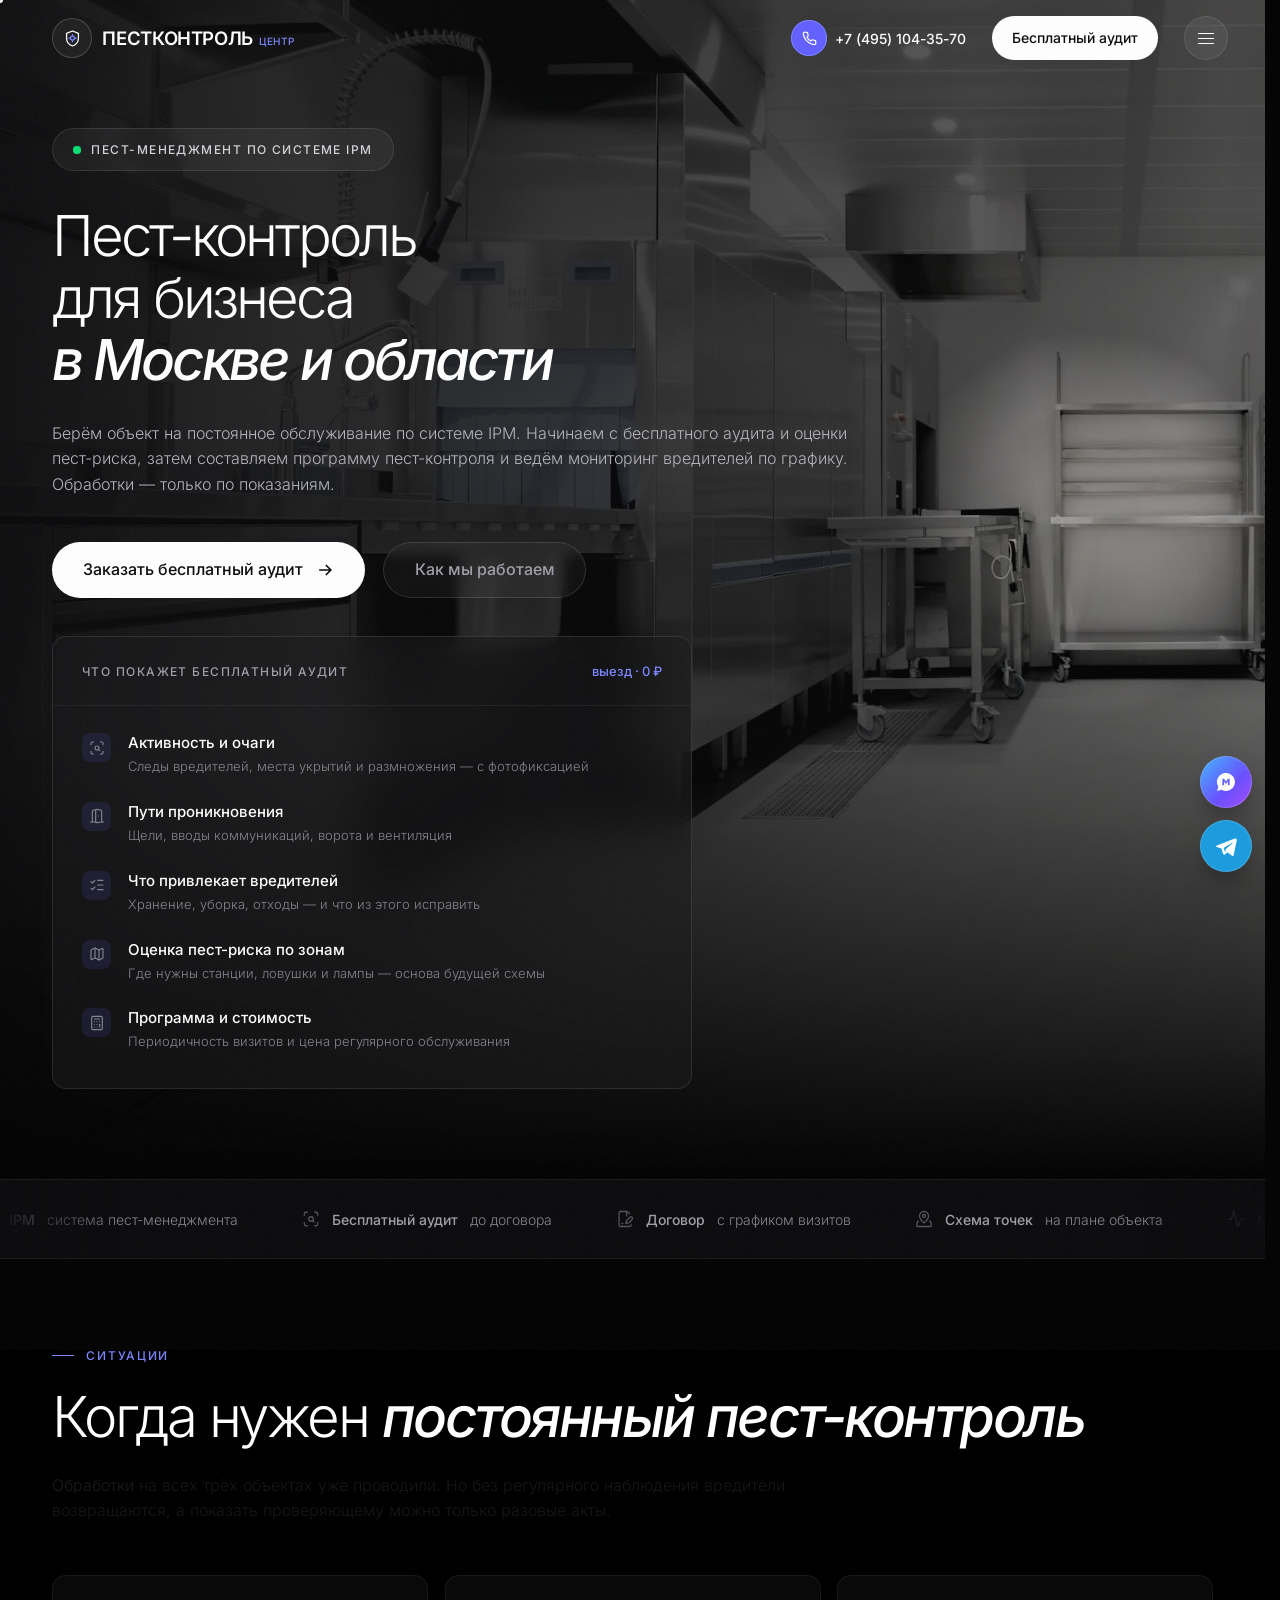
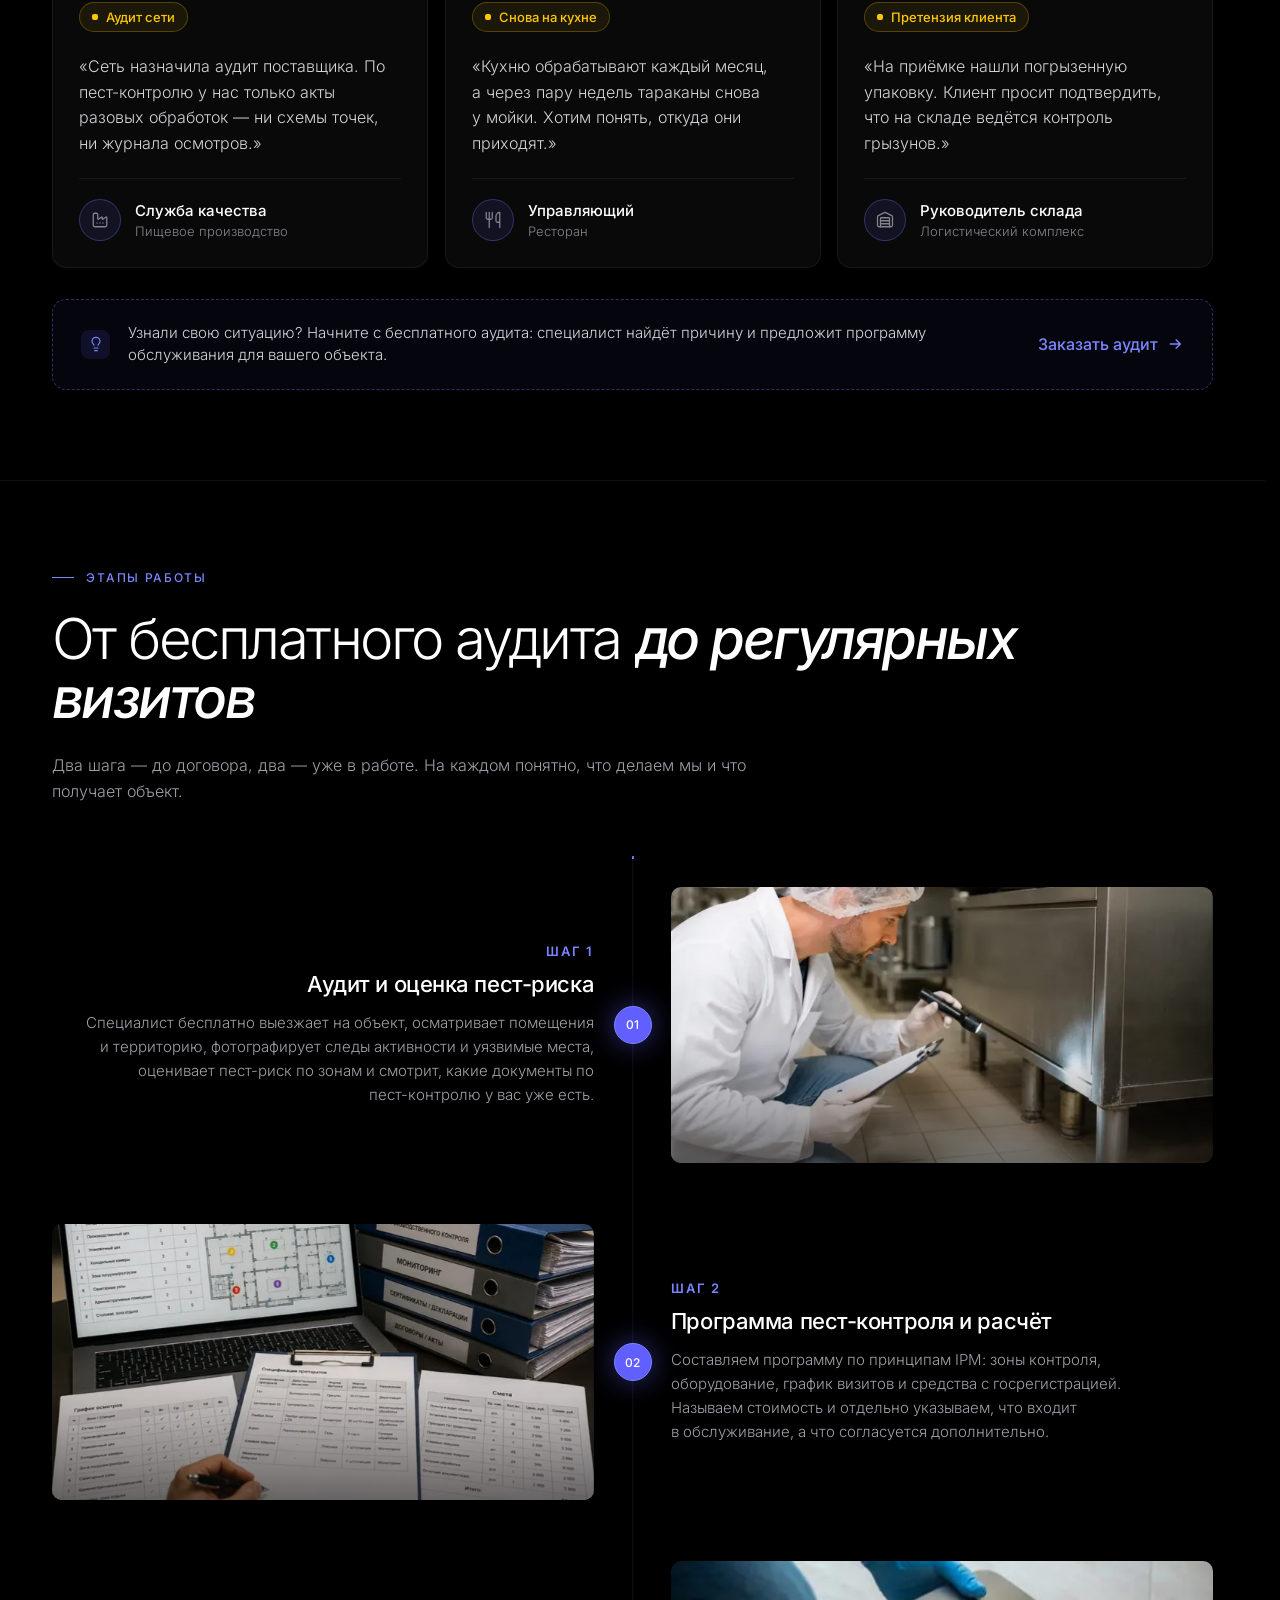
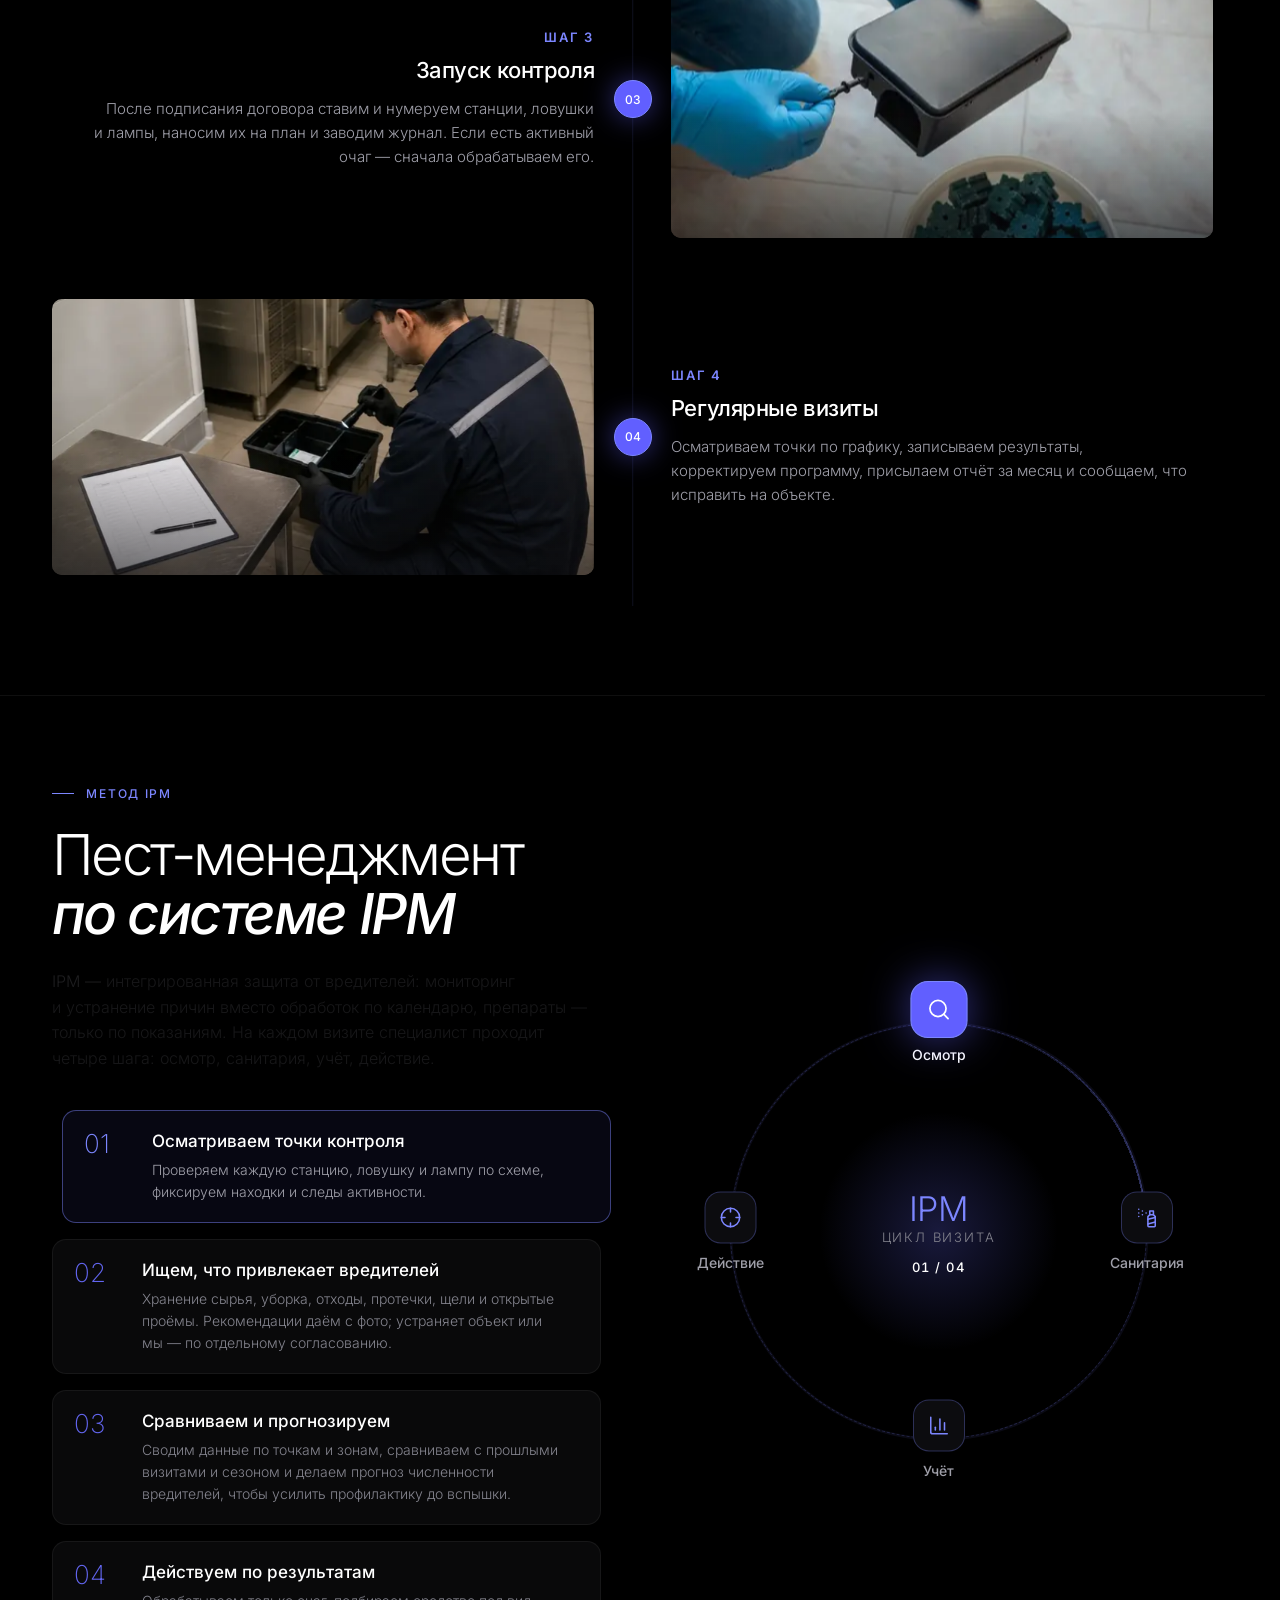
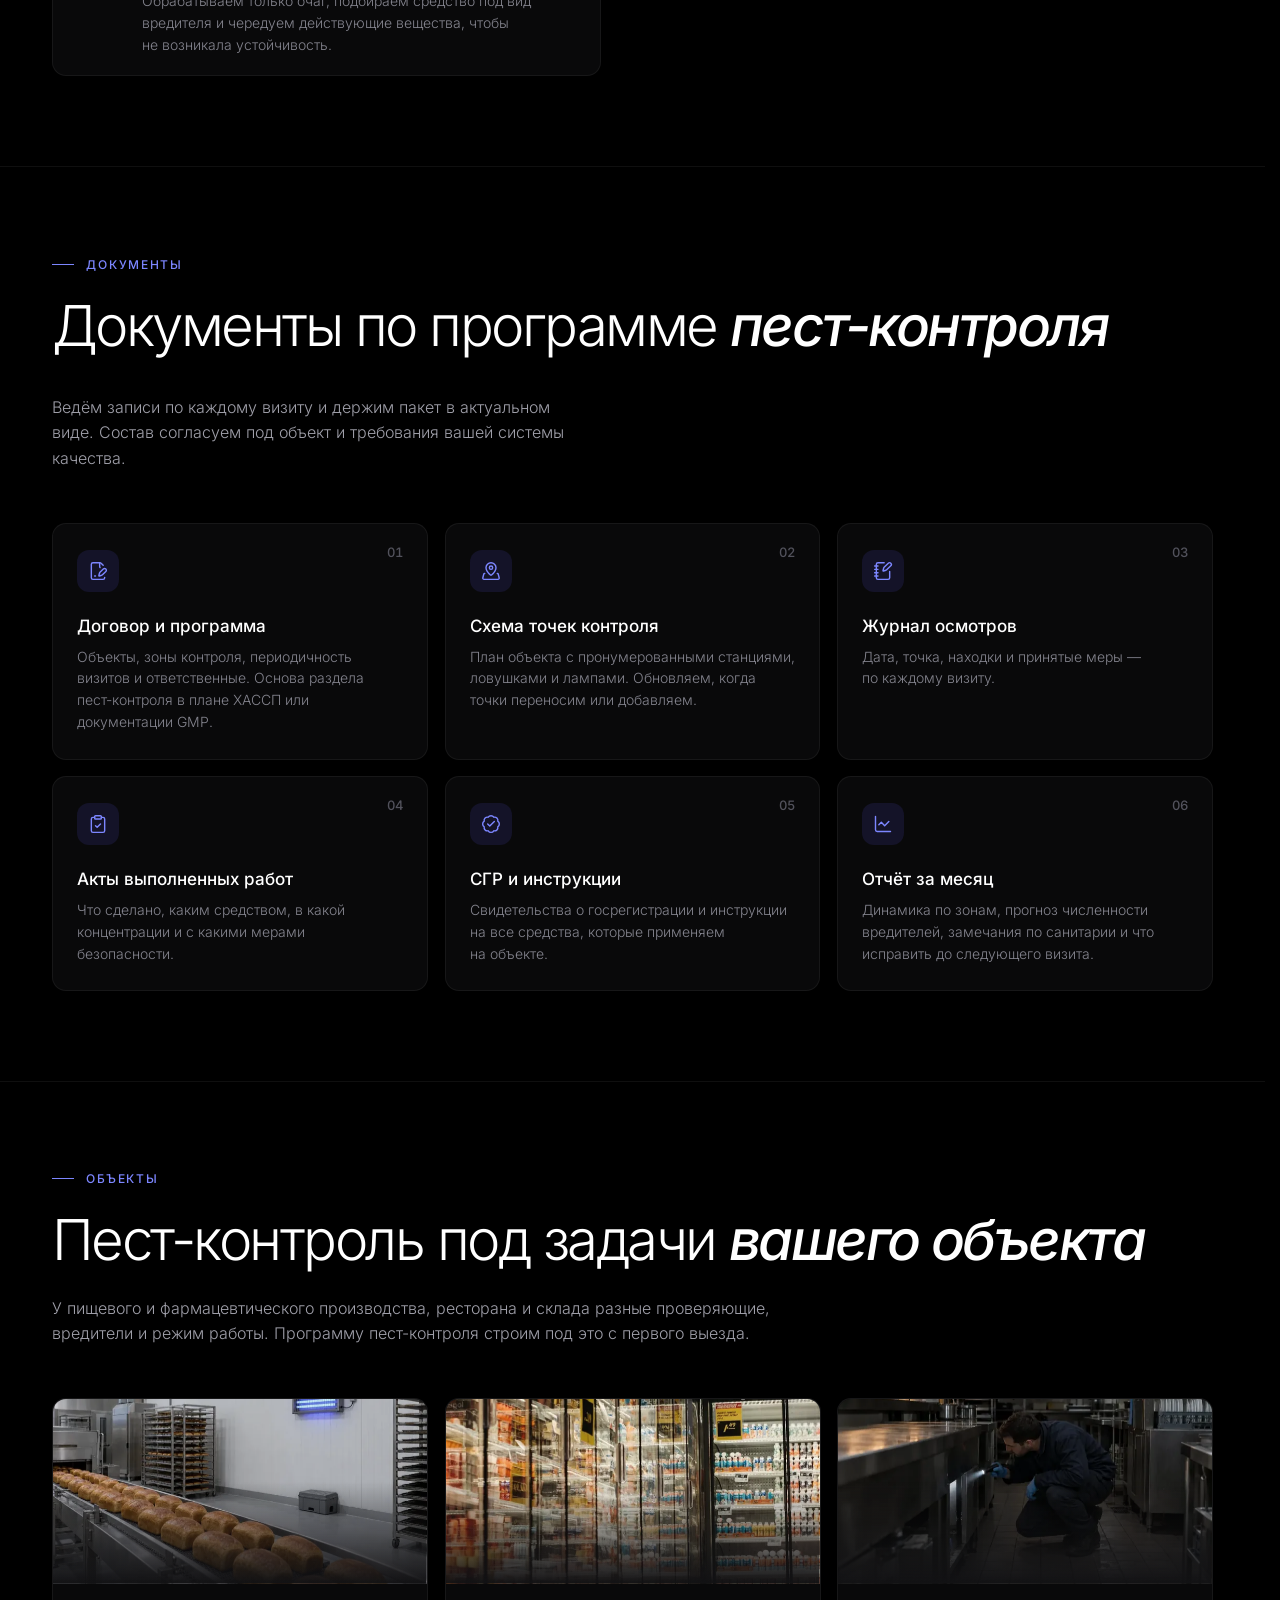
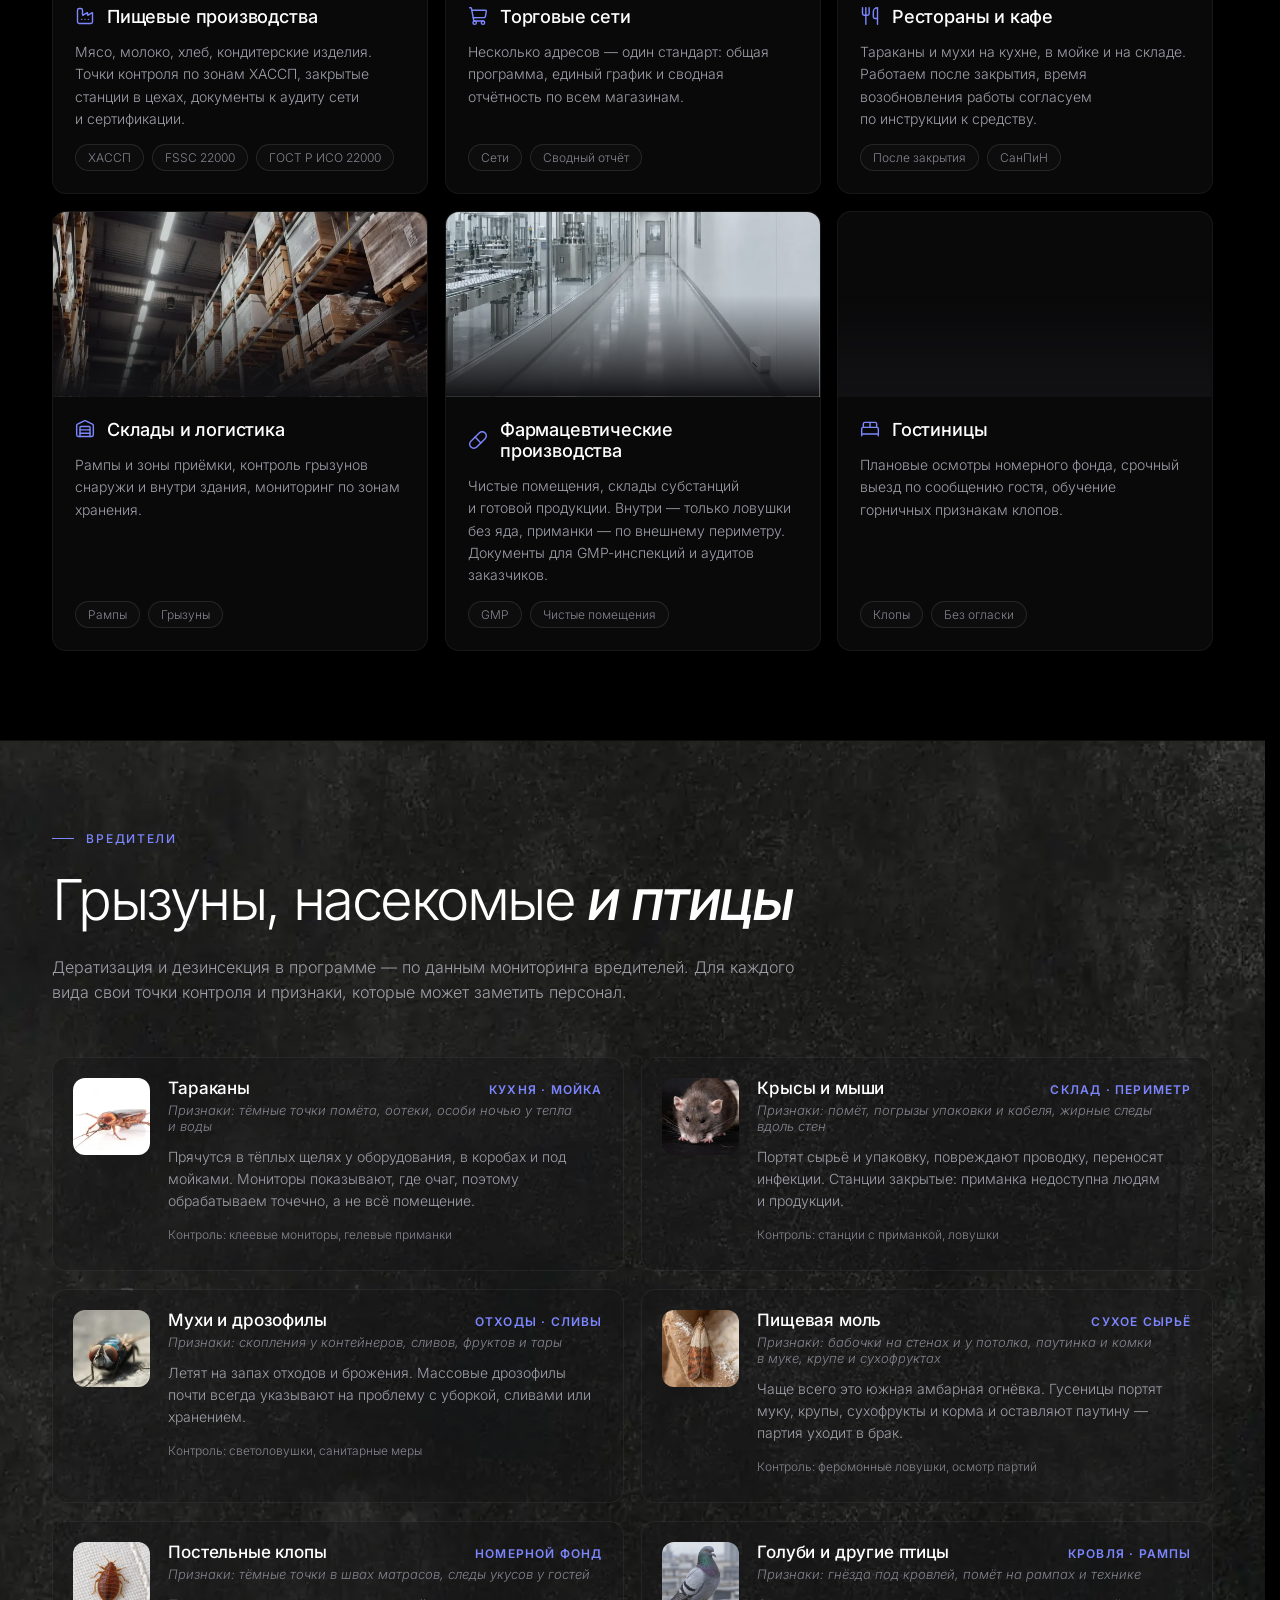
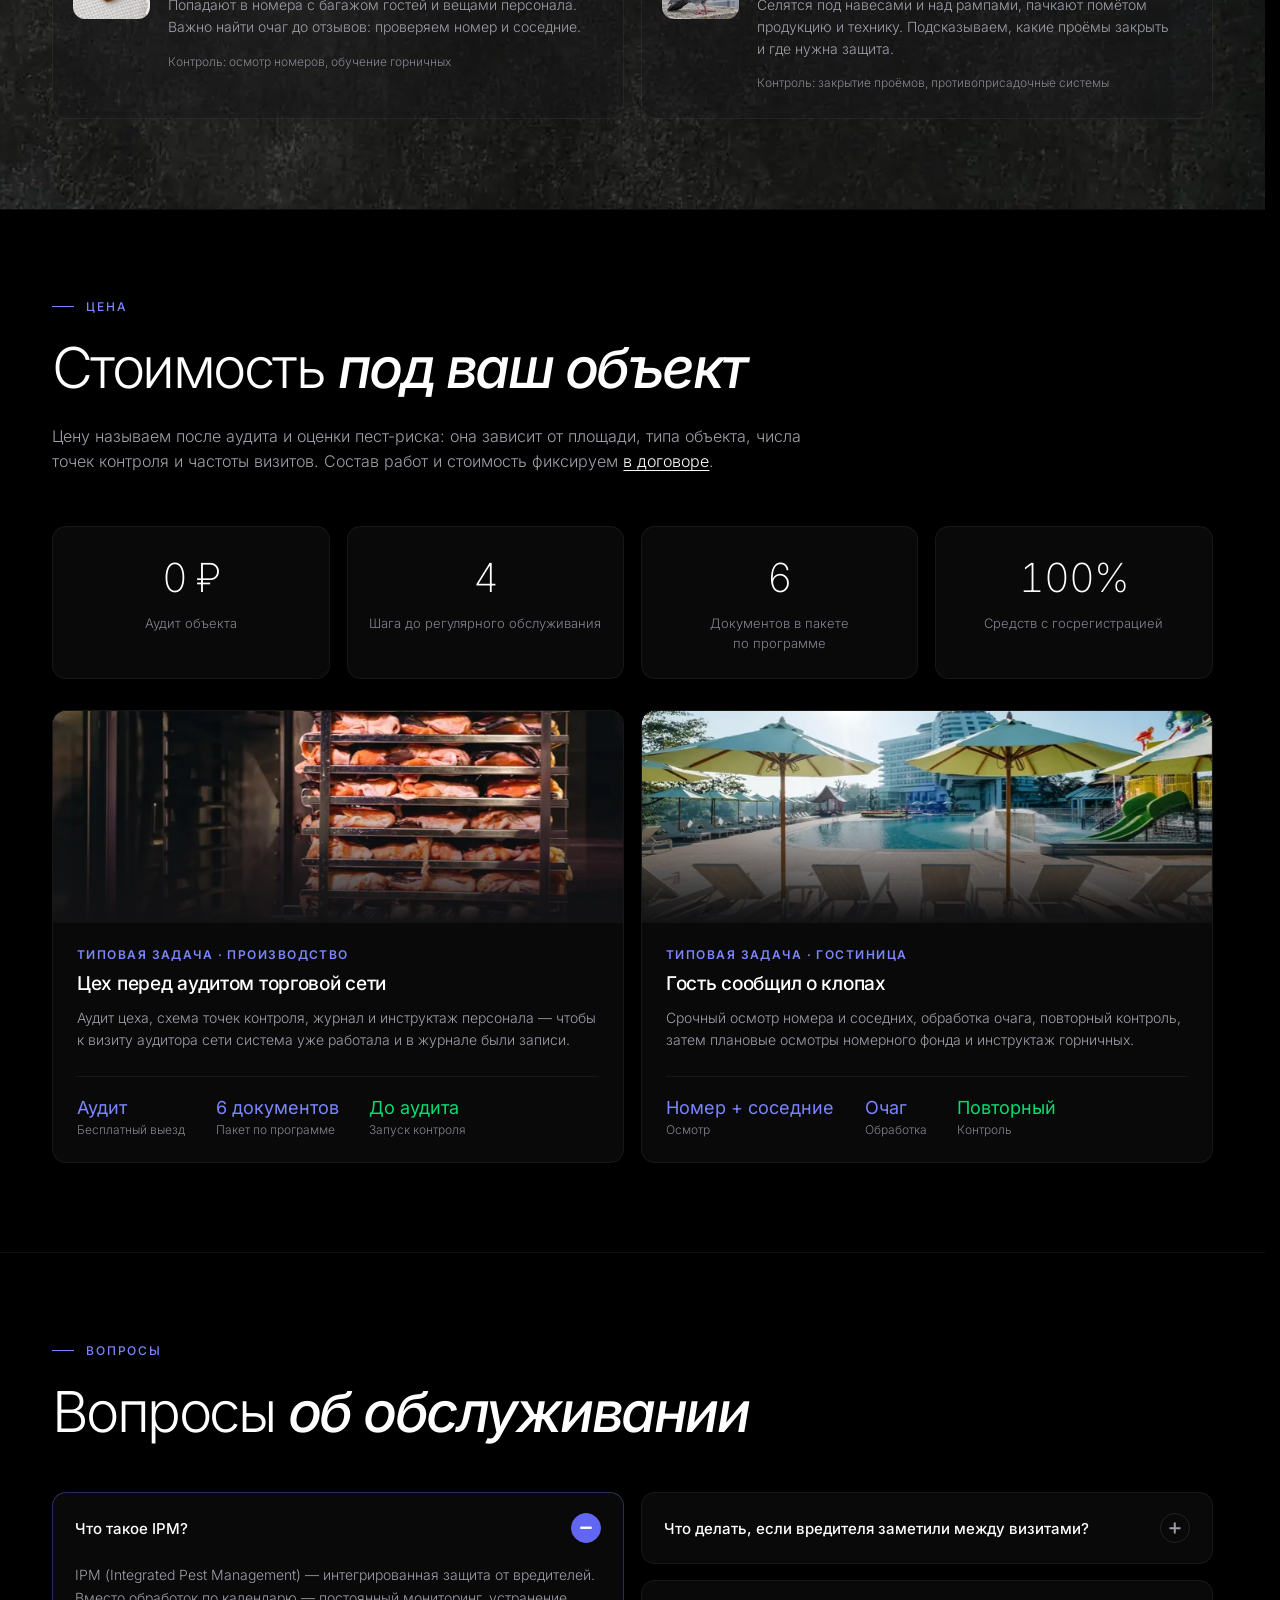
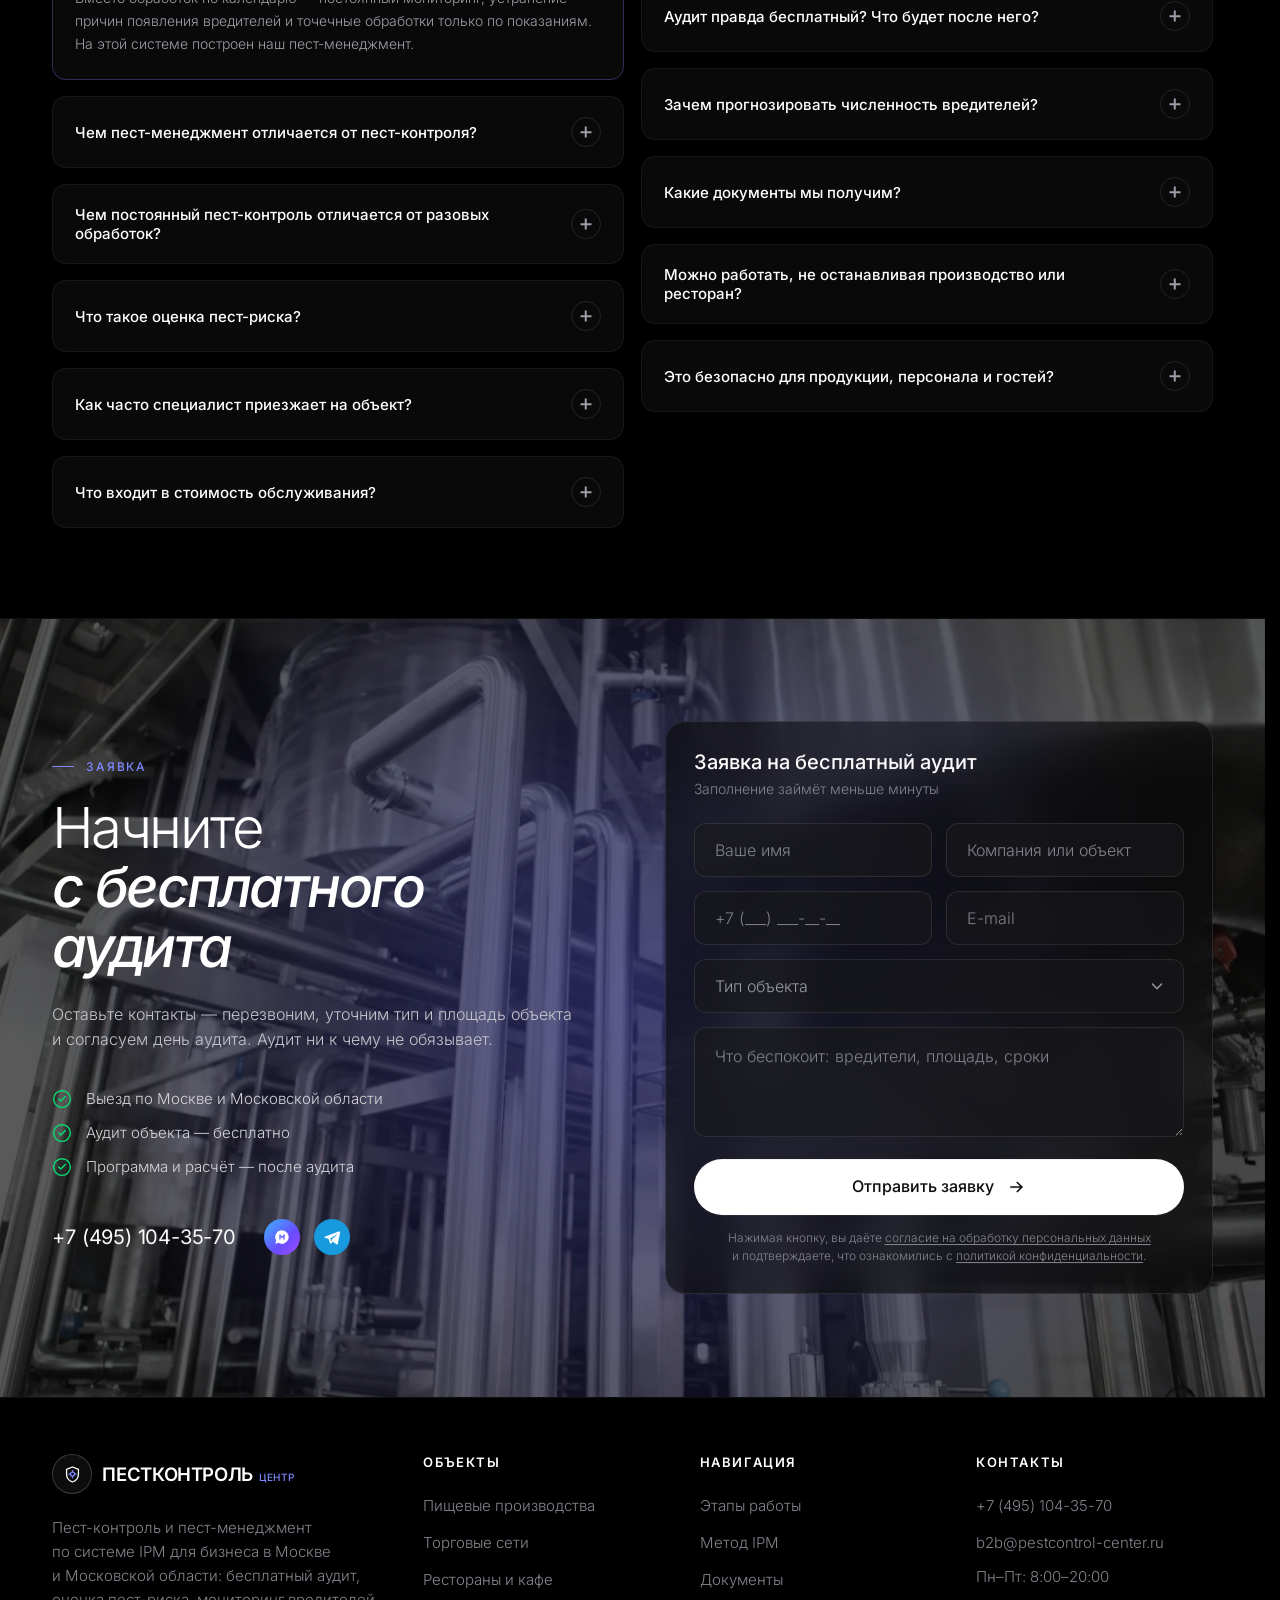
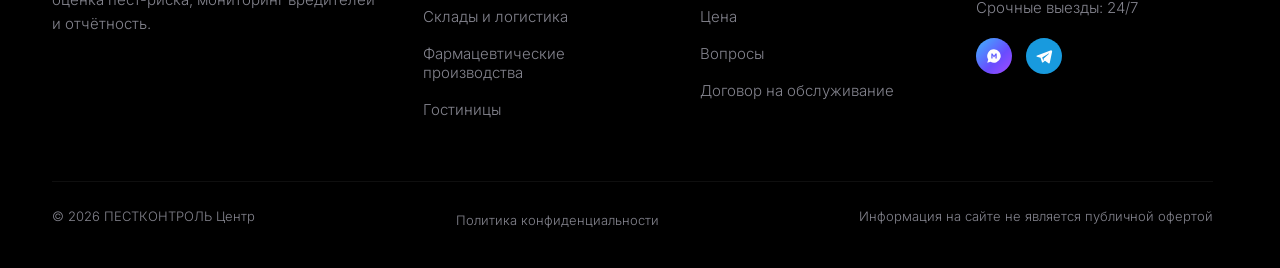
<file: index.html>
<!doctype html>
<html lang="ru">
<head>
<meta charset="utf-8">
<meta name="viewport" content="width=device-width,initial-scale=1,viewport-fit=cover">
<meta name="robots" content="noindex, nofollow"><!-- только в ветке gh-pages: тестовая копия не индексируется -->
<title>Пест-контроль и пест-менеджмент для бизнеса в Москве и области — ПЕСТКОНТРОЛЬ Центр</title>
<meta name="description" content="Пест-контроль и пест-менеджмент по системе IPM для предприятий Москвы и области: бесплатный аудит и оценка пест-риска, программа пест-контроля, мониторинг вредителей и прогноз численности.">
<meta name="theme-color" content="#000000">
<meta property="og:type" content="website">
<meta property="og:locale" content="ru_RU">
<meta property="og:site_name" content="ПЕСТКОНТРОЛЬ Центр">
<meta property="og:title" content="Пест-контроль и пест-менеджмент для бизнеса в Москве и области">
<meta property="og:description" content="Пест-менеджмент по системе IPM на пищевых и фармацевтических производствах, в торговых сетях, ресторанах, на складах и в гостиницах: бесплатный аудит, оценка пест-риска, программа, мониторинг и документы.">
<link rel="icon" href="data:image/svg+xml,%3Csvg xmlns='http://www.w3.org/2000/svg' viewBox='0 0 32 32'%3E%3Ccircle cx='16' cy='16' r='15' fill='%2309090b' stroke='%237c86ff' stroke-width='2'/%3E%3Cpath d='M16 7l7 3v5c0 5-3 8.5-7 10-4-1.5-7-5-7-10v-5z' fill='none' stroke='%23fff' stroke-width='2'/%3E%3C/svg%3E">
<link rel="preload" href="fonts/inter-ru-wght-normal.woff2" as="font" type="font/woff2" crossorigin>
<link rel="preload" href="img/hero.webp" as="image" media="(min-width:761px)">
<link rel="preload" href="img/hero-m.webp" as="image" media="(max-width:760px)">
<script>
  /* включаем начальные состояния анимаций только при работающем JS; страховка — через 4 с всё показывается */
  document.documentElement.classList.add('js');
  /* переход по ссылке с якорем — без заставки */
  if (location.hash) document.documentElement.classList.add('no-intro');
  setTimeout(function(){ if(!document.documentElement.classList.contains('anim-ready')) document.documentElement.classList.add('anim-fail'); }, 4000);
</script>
<link rel="canonical" href="https://xn----itbbsflddbfpfdodg9d0f.xn--p1ai/">
<!-- style:start --><style>@font-face{font-family:Inter;font-style:normal;font-weight:100 900;font-display:swap;src:url(fonts/inter-ru-wght-normal.woff2) format("woff2");unicode-range:U+0020-007E,U+00A0,U+00A9,U+00AB,U+00AD,U+00B0,U+00B7,U+00BB,U+00D7,U+0401,U+0410-044F,U+0451,U+2009,U+2010-2015,U+2018-201E,U+2022,U+2026,U+202F,U+2116,U+20BD,U+2192,U+2212}@font-face{font-family:Inter;font-style:normal;font-weight:100 900;font-display:swap;src:url(fonts/inter-cyrillic-wght-normal.woff2) format("woff2");unicode-range:U+0301,U+0400,U+0402-040F,U+0450,U+0452-045F,U+0490-0491,U+04B0-04B1}@font-face{font-family:Inter;font-style:normal;font-weight:100 900;font-display:swap;src:url(fonts/inter-latin-wght-normal.woff2) format("woff2");unicode-range:U+0000-001F,U+007F-009F,U+00A1-00A8,U+00AA,U+00AC,U+00AE-00AF,U+00B1-00B6,U+00B8-00BA,U+00BC-00D6,U+00D8-00FF,U+0131,U+0152-0153,U+02BB-02BC,U+02C6,U+02DA,U+02DC,U+0304,U+0308,U+0329,U+2000-2008,U+200A-200F,U+2016-2017,U+201F-2021,U+2023-2025,U+2027-202E,U+2030-206F,U+20AC,U+2122,U+2191,U+2193,U+2215,U+FEFF,U+FFFD}@font-face{font-family:Inter;font-style:italic;font-weight:100 900;font-display:swap;src:url(fonts/inter-ru-wght-italic.woff2) format("woff2");unicode-range:U+0020-007E,U+00A0,U+00A9,U+00AB,U+00AD,U+00B0,U+00B7,U+00BB,U+00D7,U+0401,U+0410-044F,U+0451,U+2009,U+2010-2015,U+2018-201E,U+2022,U+2026,U+202F,U+2116,U+20BD,U+2192,U+2212}@font-face{font-family:Inter;font-style:italic;font-weight:100 900;font-display:swap;src:url(fonts/inter-cyrillic-wght-italic.woff2) format("woff2");unicode-range:U+0301,U+0400,U+0402-040F,U+0450,U+0452-045F,U+0490-0491,U+04B0-04B1}@font-face{font-family:Inter;font-style:italic;font-weight:100 900;font-display:swap;src:url(fonts/inter-latin-wght-italic.woff2) format("woff2");unicode-range:U+0000-001F,U+007F-009F,U+00A1-00A8,U+00AA,U+00AC,U+00AE-00AF,U+00B1-00B6,U+00B8-00BA,U+00BC-00D6,U+00D8-00FF,U+0131,U+0152-0153,U+02BB-02BC,U+02C6,U+02DA,U+02DC,U+0304,U+0308,U+0329,U+2000-2008,U+200A-200F,U+2016-2017,U+201F-2021,U+2023-2025,U+2027-202E,U+2030-206F,U+20AC,U+2122,U+2191,U+2193,U+2215,U+FEFF,U+FFFD}@font-face{font-family:Inter Fallback;font-style:normal;font-weight:100 349;src:local("Arial"),local("ArialMT"),local("Liberation Sans"),local("LiberationSans"),local("Arimo"),local("Arimo-Regular");size-adjust:104.6919%;ascent-override:92.5381%;descent-override:23.0412%;line-gap-override:0%}@font-face{font-family:Inter Fallback;font-style:normal;font-weight:350 449;src:local("Arial"),local("ArialMT"),local("Liberation Sans"),local("LiberationSans"),local("Arimo"),local("Arimo-Regular");size-adjust:106.8153%;ascent-override:90.6967%;descent-override:22.5827%;line-gap-override:0%}@font-face{font-family:Inter Fallback;font-style:normal;font-weight:450 549;src:local("Arial"),local("ArialMT"),local("Liberation Sans"),local("LiberationSans"),local("Arimo"),local("Arimo-Regular");size-adjust:107.1268%;ascent-override:90.4329%;descent-override:22.5171%;line-gap-override:0%}@font-face{font-family:Inter Fallback;font-style:normal;font-weight:550 900;src:local("Arial Bold"),local("Arial-BoldMT"),local("Liberation Sans Bold"),local("LiberationSans-Bold"),local("Arimo Bold"),local("Arimo-Bold");size-adjust:101.0648%;ascent-override:95.8572%;descent-override:23.8677%;line-gap-override:0%}@font-face{font-family:Inter Fallback;font-style:italic;font-weight:100 399;src:local("Arial Italic"),local("Arial-ItalicMT"),local("Liberation Sans Italic"),local("LiberationSans-Italic"),local("Arimo Italic"),local("Arimo-Italic");size-adjust:101.0652%;ascent-override:95.8588%;descent-override:23.8681%;line-gap-override:0%}@font-face{font-family:Inter Fallback;font-style:italic;font-weight:400 900;src:local("Arial Italic"),local("Arial-ItalicMT"),local("Liberation Sans Italic"),local("LiberationSans-Italic"),local("Arimo Italic"),local("Arimo-Italic");size-adjust:104.378%;ascent-override:92.8145%;descent-override:23.1101%;line-gap-override:0%}:root{--bg:#000;--bg2:#09090b;--card:rgba(24,24,27,.4);--line:rgba(255,255,255,.06);--line2:rgba(255,255,255,.1);--t1:#fff;--t2:#9f9fa9;--t3:#84848e;--t4:#52525c;--acc:#7c86ff;--acc2:#615fff;--acc3:#6366f1;--yel:#fdc700;--red:#ff6467;--org:#ff8904;--grn:#05df72;--pad:clamp(20px,4.1vw,80px);--max:1764px;--h2:clamp(40px,4.4vw,84px);--r:14px;--ease:cubic-bezier(.16,1,.3,1);--ease-io:cubic-bezier(.65,0,.35,1)}*{box-sizing:border-box;margin:0;padding:0}html{scroll-behavior:smooth;scroll-padding-top:96px}html.lenis,html.lenis body{height:auto}html.lenis{scroll-behavior:auto}.lenis.lenis-stopped{overflow:clip}html{scrollbar-gutter:stable}body{background:var(--bg);color:var(--t1);font-family:Inter,Inter Fallback,system-ui,-apple-system,Segoe UI,sans-serif;font-weight:300;-webkit-font-smoothing:antialiased;overflow-x:clip}img{display:block;max-width:100%;height:auto}a{color:inherit;text-decoration:none}button,input,select,textarea{font:inherit;color:inherit}::selection{background:var(--acc2);color:#fff}.wrap{max-width:calc(var(--max) + var(--pad)*2);margin:0 auto;padding:0 var(--pad)}em{font-style:italic;font-weight:500}.sr-only{position:absolute;width:1px;height:1px;padding:0;margin:-1px;overflow:hidden;clip:rect(0,0,0,0);white-space:nowrap;border:0}.skip{position:fixed;left:16px;top:-80px;z-index:200;background:#fff;color:#09090b;padding:12px 18px;border-radius:999px;font-weight:500;transition:top .3s var(--ease)}.skip:focus{top:16px}:focus-visible{outline:2px solid var(--acc);outline-offset:3px;border-radius:6px}.btn:focus-visible{outline-offset:4px;border-radius:999px}.intro{position:fixed;inset:0;z-index:300;background:#000;display:grid;place-items:center;clip-path:inset(0 0 0 0)}html:not(.js) .intro,html.anim-fail .intro,html.no-intro .intro{display:none}.intro-in{display:flex;flex-direction:column;align-items:center;gap:22px}.intro-mark{width:76px;height:76px}.intro-mark path,.intro-mark circle{stroke-dasharray:100;stroke-dashoffset:100}.intro-word{display:flex;align-items:baseline;gap:8px;font-weight:600;font-size:22px;letter-spacing:-.02em;opacity:0}.intro-word b{font-size:12px;font-weight:500;color:var(--acc);text-transform:uppercase;letter-spacing:.08em}.intro-bar{width:160px;height:1px;background:#ffffff1a;overflow:hidden}.intro-bar i{display:block;height:100%;background:var(--acc);transform:scaleX(0);transform-origin:left}.intro .im-shield{animation:imDraw .55s cubic-bezier(.45,0,.55,1) forwards}.intro .im-c,.intro .im-x{animation:imDraw .35s cubic-bezier(.5,1,.89,1) .3s forwards}.intro-word{animation:imWord .35s cubic-bezier(.33,1,.68,1) .38s forwards}.intro-bar i{animation:imBar .45s cubic-bezier(.45,0,.55,1) .42s forwards}@keyframes imDraw{to{stroke-dashoffset:0}}@keyframes imWord{to{opacity:1;transform:none}}@keyframes imBar{to{transform:none}}.progress{position:fixed;left:0;right:0;top:0;height:2px;z-index:120;pointer-events:none}.progress i{display:block;height:100%;background:var(--acc);transform:scaleX(0);transform-origin:left}.grain{position:fixed;inset:-50%;z-index:110;pointer-events:none;opacity:.055;background-image:url("data:image/svg+xml,%3Csvg xmlns='http://www.w3.org/2000/svg' width='160' height='160'%3E%3Cfilter id='n'%3E%3CfeTurbulence type='fractalNoise' baseFrequency='.9' numOctaves='3' stitchTiles='stitch'/%3E%3C/filter%3E%3Crect width='100%25' height='100%25' filter='url(%23n)'/%3E%3C/svg%3E");animation:grain 1.2s steps(6) infinite}.intro~.grain{animation-play-state:paused}@keyframes grain{0%{transform:translate(0)}20%{transform:translate(-3%,2%)}40%{transform:translate(2%,-3%)}60%{transform:translate(-2%,-1%)}80%{transform:translate(3%,3%)}to{transform:translate(0)}}.cursor{display:none}@media (hover:hover) and (pointer:fine){html.has-cursor,html.has-cursor a,html.has-cursor button,html.has-cursor [role=button]{cursor:none}html.has-cursor input,html.has-cursor textarea,html.has-cursor select{cursor:text}html.has-cursor select{cursor:pointer}.has-cursor .cursor{display:block;position:fixed;left:0;top:0;z-index:250;pointer-events:none}.cursor-dot,.cursor-ring{position:fixed;left:0;top:0;border-radius:50%;pointer-events:none;will-change:transform}.cursor-dot{width:6px;height:6px;margin:-3px 0 0 -3px;background:#fff}.cursor-ring{width:38px;height:38px;margin:-19px 0 0 -19px;border:1px solid rgba(255,255,255,.35);transition:width .35s var(--ease),height .35s var(--ease),margin .35s var(--ease),background .35s,border-color .35s,opacity .3s}.cursor.link .cursor-ring{width:64px;height:64px;margin:-32px 0 0 -32px;background:#6366f124;border-color:#7c86ff99}.cursor.link .cursor-dot,.cursor.text .cursor-ring{opacity:0}.cursor.down .cursor-ring{width:30px;height:30px;margin:-15px 0 0 -15px}.cursor.hidden .cursor-dot,.cursor.hidden .cursor-ring{opacity:0}}.hdr{position:fixed;inset:0 0 auto;z-index:50;transition:background .4s,backdrop-filter .4s,border-color .4s,transform .5s var(--ease);border-bottom:1px solid transparent}.hdr.scrolled{background:#000000b8;backdrop-filter:blur(18px);-webkit-backdrop-filter:blur(18px);border-color:var(--line)}.hdr.hide{transform:translateY(-100%)}.hdr .wrap{display:flex;align-items:center;justify-content:space-between;height:clamp(68px,6vw,115px);gap:24px}.logo{display:flex;align-items:center;gap:10px;flex-shrink:0}.logo-mark{width:clamp(40px,3vw,57px);height:clamp(40px,3vw,57px);border-radius:50%;border:1.5px solid rgba(255,255,255,.18);background:#ffffff0d;display:grid;place-items:center;transition:border-color .4s,transform .6s var(--ease)}.logo:hover .logo-mark{border-color:var(--acc);transform:rotate(-12deg)}.logo-mark svg{width:50%;height:50%}.logo-txt{font-size:0}.logo-name{font-weight:600;font-size:clamp(17px,1.45vw,28px);letter-spacing:-.02em}.logo-sub{font-weight:500;font-size:clamp(10px,.75vw,14px);color:var(--acc);text-transform:uppercase;letter-spacing:.06em;margin-left:6px}.nav{display:flex;gap:clamp(18px,2.3vw,46px)}.nav a{font-size:clamp(14px,1.05vw,20px);color:var(--t2);transition:color .25s;position:relative;padding:10px 0}.nav a:after{content:"";position:absolute;left:0;right:0;bottom:2px;height:1px;background:var(--acc);transform:scaleX(0);transform-origin:right;transition:transform .45s var(--ease)}.nav a:hover,.nav a.active{color:#fff}.nav a:hover:after,.nav a.active:after{transform:scaleX(1);transform-origin:left}.hdr-right{display:flex;align-items:center;gap:clamp(14px,2vw,40px)}.phone{display:flex;align-items:center;gap:8px;font-weight:500;font-size:clamp(14px,1vw,17px);white-space:nowrap;padding:4px 0}.phone i{width:36px;height:36px;border-radius:50%;background:var(--acc2);display:grid;place-items:center;position:relative;transition:transform .4s var(--ease)}.phone i:after{content:"";position:absolute;inset:0;border-radius:50%;border:1px solid var(--acc);animation:ring 2.4s var(--ease) infinite}@keyframes ring{0%{transform:scale(1);opacity:.8}to{transform:scale(1.7);opacity:0}}.phone:hover i{transform:rotate(-14deg) scale(1.06)}.phone svg{width:15px;height:15px}.msg{display:flex;gap:14px}.msg a{width:36px;height:36px;border-radius:50%;display:grid;place-items:center;transition:transform .35s var(--ease),box-shadow .35s}.msg a:hover{transform:translateY(-3px);box-shadow:0 10px 24px -8px #615fffb3}.msg .max{background:linear-gradient(135deg,#3fb8ff,#6a4dff 60%,#a64dff)}.msg .tg{background:#199bdf}.msg svg{width:18px;height:18px}.btn{position:relative;isolation:isolate;overflow:hidden;display:inline-flex;align-items:center;justify-content:center;gap:12px;border-radius:999px;font-weight:500;cursor:pointer;border:0;white-space:nowrap;transition:color .45s var(--ease),border-color .45s var(--ease),box-shadow .45s var(--ease);will-change:transform}.btn:before{content:"";position:absolute;left:-2px;right:-2px;bottom:-2px;height:calc(100% + 4px);z-index:-1;background:var(--acc3);border-radius:50% 50% 0 0/60% 60% 0 0;transform:translateY(102%);transition:transform .6s var(--ease),border-radius .6s var(--ease)}.btn:hover:before,.btn:focus-visible:before,.btn.is-loading:before{transform:translateY(0);border-radius:0}.btn-w{background:#fff;color:#09090b}.btn-w:hover,.btn-w:focus-visible{color:#fff;box-shadow:0 14px 44px -12px #6366f1bf}.btn-o{background:#ffffff0a;border:1.5px solid rgba(255,255,255,.12);color:var(--t2);backdrop-filter:blur(6px)}.btn-o:hover,.btn-o:focus-visible{color:#fff;border-color:var(--acc3);box-shadow:0 14px 44px -14px #6366f199}.btn:active{transform:scale(.97)}.btn-sm{height:clamp(44px,2.65vw,51px);padding:0 clamp(20px,1.5vw,29px);font-size:clamp(14px,1.05vw,17px)}.btn-lg{height:clamp(56px,4vw,77px);padding:0 clamp(28px,2.4vw,46px);font-size:clamp(16px,1.15vw,20px)}.btn-t{position:relative;display:inline-block;overflow:hidden;line-height:1.35;vertical-align:middle}.btn-t>span{display:block;transition:transform .55s var(--ease)}.btn-t[data-t]:after{content:attr(data-t);position:absolute;left:0;top:100%;width:100%;transition:transform .55s var(--ease)}.btn:hover .btn-t>span,.btn:hover .btn-t:after,.btn:focus-visible .btn-t>span,.btn:focus-visible .btn-t:after{transform:translateY(-100%)}.btn-ic{width:20px;height:20px;flex-shrink:0;transition:transform .5s var(--ease)}.btn:hover .btn-ic{transform:translate(5px)}.btn .spin{display:none;width:20px;height:20px;border-radius:50%;border:2px solid rgba(255,255,255,.35);border-top-color:#fff;animation:spin .8s linear infinite}.btn.is-loading{color:#fff;pointer-events:none}.btn.is-loading .btn-ic{display:none}.btn.is-loading .spin{display:block}.link-arrow{color:var(--acc);font-weight:500;white-space:nowrap;display:inline-flex;gap:8px;align-items:center;padding:12px 0;position:relative}.link-arrow:after{content:"";position:absolute;left:0;right:26px;bottom:8px;height:1px;background:currentColor;transform:scaleX(0);transform-origin:right;transition:transform .45s var(--ease)}.link-arrow:hover:after{transform:scaleX(1);transform-origin:left}.link-arrow svg{width:18px;height:18px;transition:transform .45s var(--ease)}.link-arrow:hover svg{transform:translate(4px)}.burger{display:none;width:44px;height:44px;border-radius:50%;background:#ffffff0f;border:1px solid var(--line2);align-items:center;justify-content:center;cursor:pointer}.burger span{display:block;width:16px;height:1.5px;background:#fff;position:relative;transition:.3s}.burger span:before,.burger span:after{content:"";position:absolute;left:0;width:16px;height:1.5px;background:#fff;transition:.3s}.burger span:before{top:-5px}.burger span:after{top:5px}.menu-open .burger span{background:transparent}.menu-open .burger span:before{top:0;transform:rotate(45deg)}.menu-open .burger span:after{top:0;transform:rotate(-45deg)}.mmenu{position:fixed;inset:0;z-index:45;padding:100px max(24px,var(--pad)) 40px;display:flex;flex-direction:column;gap:8px;overflow-y:auto;overscroll-behavior:contain;visibility:hidden;pointer-events:none;transition:visibility 0s .8s}.mmenu:before{content:"";position:fixed;inset:0;z-index:-1;background:#000;clip-path:circle(0px at var(--mx, calc(100% - 44px) ) var(--my,44px));transition:clip-path .65s var(--ease) .12s;will-change:clip-path}.menu-open .mmenu{visibility:visible;pointer-events:auto;transition:none}.menu-open .mmenu:before{clip-path:circle(150% at var(--mx, calc(100% - 44px) ) var(--my,44px));transition:clip-path .8s var(--ease)}.mmenu a{flex-shrink:0;font-size:28px;font-weight:300;padding:12px 0;border-bottom:1px solid var(--line);transform:translateY(16px);opacity:0;transition:opacity .15s linear,transform .15s linear,color .45s var(--ease)}.menu-open .mmenu a{transform:none;opacity:1;transition:opacity .5s var(--ease) var(--d,0s),transform .5s var(--ease) var(--d,0s),color .45s var(--ease)}.mmenu .btn{margin-top:24px;border-bottom:0;font-size:17px}@media (max-height:700px){.mmenu{padding-top:84px;padding-bottom:24px;gap:4px}.mmenu a{font-size:24px;padding:9px 0}.mmenu .btn{margin-top:16px}}.hero{position:relative;min-height:max(100svh,760px);display:flex;align-items:center;overflow:hidden;padding:clamp(110px,10vw,180px) 0 clamp(80px,7vw,120px)}.hero-media{position:absolute;inset:-40px -4%;will-change:transform}@media (max-width:760px){.hero-media{inset:-52px -4%}}.hero-bg,.hero-lit{position:absolute;inset:0;background:url(img/hero.webp) center/cover}.hero-bg{filter:grayscale(.3) brightness(.5)}.hero-lit{filter:grayscale(.05) brightness(1.05) contrast(1.05);opacity:0;-webkit-mask-image:radial-gradient(circle var(--sr,300px) at var(--sx,70%) var(--sy,40%),#000 0%,rgba(0,0,0,.55) 45%,transparent 72%);mask-image:radial-gradient(circle var(--sr,300px) at var(--sx,70%) var(--sy,40%),#000 0%,rgba(0,0,0,.55) 45%,transparent 72%)}.hero:before{content:"";position:absolute;inset:0;z-index:1;background:linear-gradient(90deg,#09090beb,#09090b8c,#09090b2e);pointer-events:none}.hero:after{content:"";position:absolute;inset:auto 0 0;height:40%;z-index:1;background:linear-gradient(0deg,#000,transparent);pointer-events:none}.hero:not(:has(~*)):after{visibility:hidden}@media not all and (max-width:760px){.hero:not(:has(~*)) .wrap{visibility:hidden}}.hero .wrap{position:relative;z-index:2;display:grid;grid-template-columns:minmax(0,1000fr) minmax(0,710fr);gap:clamp(32px,3vw,56px);align-items:end;width:100%}.badge{display:inline-flex;align-items:center;gap:10px;min-height:43px;padding:0 20px;border-radius:999px;background:#ffffff0d;border:1.4px solid rgba(255,255,255,.1);backdrop-filter:blur(8px);font-size:clamp(12px,.9vw,15px);font-weight:500;text-transform:uppercase;letter-spacing:.12em;color:#d4d4d8}.dot{position:relative;width:8px;height:8px;border-radius:50%;background:var(--grn);flex-shrink:0}.dot:before{content:"";position:absolute;inset:0;z-index:-1;border-radius:50%;background:#05df7299;animation:pulse 2s infinite}@keyframes pulse{0%{transform:scale(1);opacity:1}70%{transform:scale(3.25);opacity:0}to{transform:scale(1);opacity:0}}.hero h1{font-size:clamp(42px,4.4vw,84px);line-height:1.1;letter-spacing:-.055em;font-weight:300;margin:34px 0 30px}.hero h1 .ln{display:block;overflow:hidden;padding:0 .08em .08em 0;margin-bottom:-.08em}.hero h1 .ln>span{display:inline-block;will-change:transform}.hero p.lead{font-size:clamp(16px,1.05vw,20px);line-height:1.6;color:#b4b4bd;max-width:825px}.hero-ctas{display:flex;gap:17px;margin-top:44px;flex-wrap:wrap}.panel{position:relative;border-radius:var(--r);background:#18181b80;border:1.4px solid var(--line2);backdrop-filter:blur(22px);-webkit-backdrop-filter:blur(22px);overflow:hidden;transform-style:preserve-3d;will-change:transform}.panel-scan{position:absolute;left:0;right:0;top:0;height:120px;z-index:0;pointer-events:none;background:linear-gradient(180deg,transparent,rgba(124,134,255,.12) 85%,rgba(124,134,255,.55) 100%);transform:translateY(-130%);animation:scan 5.5s var(--ease-io) 2.4s infinite}.panel-scan:after{content:"";position:absolute;left:0;right:0;bottom:0;height:1px;background:var(--acc);box-shadow:0 0 18px 2px #7c86ffb3}@keyframes scan{0%{transform:translateY(-130%)}55%{transform:translateY(520%)}to{transform:translateY(520%)}}.panel-glare{position:absolute;inset:0;z-index:0;pointer-events:none;opacity:0;background:radial-gradient(500px circle at var(--gx,50%) var(--gy,0%),rgba(255,255,255,.08),transparent 45%);transition:opacity .4s}.panel:hover .panel-glare{opacity:1}.panel-h,.panel ul{position:relative;z-index:1}.panel-h{padding:26px 29px;border-bottom:1.4px solid var(--line);display:flex;justify-content:space-between;align-items:center;gap:16px}.panel-h b{font-size:clamp(12px,.8vw,15px);font-weight:500;text-transform:uppercase;letter-spacing:.12em;color:var(--t2)}.panel-h small{font-size:13px;color:var(--acc);font-weight:500;white-space:nowrap}.panel ul{list-style:none;padding:14px 29px 24px}.panel li{display:flex;gap:17px;padding:13px 0}.ico{flex-shrink:0;width:29px;height:29px;border-radius:8px;background:#615fff1f;display:grid;place-items:center;color:var(--acc)}.ico svg{width:16px;height:16px}.panel li strong{display:block;font-weight:500;font-size:clamp(15px,1.05vw,20px);margin-bottom:3px}.panel li span{font-size:clamp(13px,.85vw,16px);color:var(--t3);line-height:1.45}.scroll-cue{position:absolute;left:var(--pad);bottom:28px;z-index:3;display:flex;align-items:center;gap:14px;font-size:12px;font-weight:500;letter-spacing:.16em;text-transform:uppercase;color:var(--t2);padding:10px 0}.scroll-cue i{position:relative;width:1px;height:44px;background:#ffffff26;overflow:hidden}.scroll-cue i:after{content:"";position:absolute;left:0;top:-40%;width:1px;height:40%;background:var(--acc);animation:cue 2s var(--ease-io) infinite}.intro-word span,.intro-word b,.logo-name,.logo-sub,.nav a,.phone span,.badge,.panel-h b,.panel-h small,.panel li strong,.scroll-cue span{line-height:calc(round(.96875*round(down,100em + .001px,1px)/100,1px) + round(.2412109375*round(down,100em + .001px,1px)/100,1px))}@keyframes cue{to{transform:translateY(375%)}}.strip{border-block:1px solid var(--line);background:var(--bg2);overflow:hidden;padding:30px 0;position:relative}.strip:before,.strip:after{content:"";position:absolute;top:0;bottom:0;width:120px;z-index:1;pointer-events:none}.strip:before{left:0;background:linear-gradient(90deg,var(--bg2),transparent)}.strip:after{right:0;background:linear-gradient(-90deg,var(--bg2),transparent)}.strip-track{display:flex;width:max-content;animation:marq 38s linear infinite;will-change:transform}.js:not(.anim-fail) .strip-track{animation:none}.strip-set{display:flex;gap:64px;padding-right:64px}@keyframes marq{to{transform:translate(-50%)}}.strip-item{display:flex;align-items:center;gap:12px;font-size:clamp(14px,.9vw,17px);color:var(--t3);white-space:nowrap}.strip-item svg{width:18px;height:18px;color:var(--t4)}.strip-item b{color:var(--t2);font-weight:500}section.s{padding:clamp(80px,7vw,130px) 0;position:relative}.s+.s{border-top:1px solid var(--line)}.eyebrow{font-size:clamp(12px,.75vw,14px);font-weight:500;text-transform:uppercase;letter-spacing:.14em;color:var(--acc);margin-bottom:24px;display:flex;align-items:center;gap:12px}.eyebrow{transition:opacity .8s var(--ease)}.eyebrow:before{content:"";width:22px;height:1px;background:var(--acc);transform-origin:left;transition:transform 1s var(--ease) .15s}h2{font-size:var(--h2);line-height:1.05;letter-spacing:-.045em;font-weight:300}.sub{font-size:clamp(16px,1.05vw,20px);line-height:1.6;color:var(--t2);max-width:760px;margin-top:26px}.sub-side{margin-top:0;max-width:520px}.head{margin-bottom:clamp(44px,4vw,80px)}.head-row{display:flex;justify-content:space-between;align-items:end;gap:40px;flex-wrap:wrap}.card{position:relative;background:var(--card);border:1.4px solid var(--line);border-radius:var(--r);transition:border-color .35s,background .35s}.card:hover{border-color:#7c86ff33;background:#18181b9e}.card:after{content:"";position:absolute;inset:0;border-radius:inherit;padding:1.4px;pointer-events:none;background:radial-gradient(360px circle at var(--mx,-999px) var(--my,-999px),rgba(124,134,255,.85),rgba(124,134,255,.15) 35%,transparent 60%);-webkit-mask:linear-gradient(#000 0 0) content-box,linear-gradient(#000 0 0);-webkit-mask-composite:xor;mask:linear-gradient(#000 0 0) content-box,linear-gradient(#000 0 0);mask-composite:exclude;opacity:0;transition:opacity .4s;z-index:2}.card:hover:after{opacity:1}.w{display:inline-block;overflow:hidden;vertical-align:top;padding:0 .1em .1em 0;margin:0 -.1em -.1em 0}.wi{display:inline-block;will-change:transform}.sw{transition:none}.tasks{display:grid;grid-template-columns:repeat(3,minmax(0,1fr));gap:clamp(16px,1.3vw,24px);perspective:1400px}.task{padding:clamp(26px,1.8vw,34px);display:flex;flex-direction:column;gap:22px;transform-origin:50% 0}.chip-y{align-self:flex-start;display:inline-flex;align-items:center;gap:8px;padding:6px 12px;border-radius:999px;background:#fdc70014;border:1px solid rgba(253,199,0,.25);color:var(--yel);font-size:13px;font-weight:500}.chip-y:before{content:"";width:6px;height:6px;border-radius:2px;background:var(--yel);animation:blink 1.6s steps(2) infinite}@keyframes blink{50%{opacity:.25}}.task q{font-size:clamp(16px,1.1vw,20px);line-height:1.6;color:#d4d4d8;quotes:"«" "»";flex:1}.who{display:flex;align-items:center;gap:14px;padding-top:20px;border-top:1px solid var(--line)}.ava{width:42px;height:42px;border-radius:50%;background:#615fff1a;border:1px solid rgba(124,134,255,.3);display:grid;place-items:center;color:var(--acc);flex-shrink:0}.ava svg{width:18px;height:18px}.who b{display:block;font-weight:500;font-size:15px}.who span{font-size:13px;color:var(--t3)}.tasks-foot{margin-top:clamp(28px,2.4vw,44px);display:flex;align-items:center;gap:18px;padding:22px 28px;border-radius:var(--r);border:1.4px dashed rgba(124,134,255,.35);background:#615fff0d}.tasks-foot p{font-size:clamp(15px,1.05vw,19px);line-height:1.5;color:#d4d4d8;flex:1}.pests-s{overflow:hidden}.pests-bg{position:absolute;inset:-12% 0;background:url(img/texture.webp) center/cover;will-change:transform}.pests-s:before{content:"";position:absolute;inset:0;z-index:0;background:linear-gradient(180deg,#0009,#000000d9)}.pests-s .wrap{position:relative;z-index:1}.pests{display:grid;grid-template-columns:repeat(2,minmax(0,1fr));gap:clamp(16px,1.4vw,26px)}.pest{display:flex;gap:clamp(18px,1.4vw,26px);padding:clamp(20px,1.5vw,28px)}.pest-img{position:relative;width:clamp(76px,6vw,115px);height:clamp(76px,6vw,115px);border-radius:12px;overflow:hidden;flex-shrink:0;background:#18181b}.pest-img img{width:100%;height:100%;object-fit:cover;transition:transform .8s var(--ease)}.pest:hover .pest-img img{transform:scale(1.1)}.scan{position:absolute;left:0;right:0;top:0;height:40%;pointer-events:none;background:linear-gradient(180deg,transparent,rgba(124,134,255,.35));border-bottom:1px solid var(--acc);box-shadow:0 6px 16px -4px #7c86ff99;transform:translateY(-110%);opacity:0}.pest:hover .scan{animation:scanImg 1.1s var(--ease-io)}@keyframes scanImg{0%{transform:translateY(-110%);opacity:1}to{transform:translateY(260%);opacity:1}}@keyframes scanImg2{0%{transform:translateY(-110%);opacity:1}to{transform:translateY(260%);opacity:1}}.pest.scanned .scan{animation:scanImg2 1.3s var(--ease-io) .15s}.pest.scanned:hover .scan{animation:scanImg 1.1s var(--ease-io)}.pest-b{flex:1;min-width:0}.pest-t{display:flex;justify-content:space-between;gap:6px 12px;align-items:baseline;flex-wrap:wrap}.pest-t h3{font-size:clamp(17px,1.15vw,22px);font-weight:500;letter-spacing:-.01em}.lvl{font-size:12px;font-weight:600;text-transform:uppercase;letter-spacing:.1em;white-space:nowrap}.lvl.c{color:var(--red)}.lvl.h{color:var(--org)}.lvl.m{color:var(--yel)}.lvl.z{color:var(--acc)}.nw{white-space:nowrap}.lat{font-size:13px;color:var(--t3);font-style:italic;margin:4px 0 12px;overflow-wrap:anywhere}.pest p{font-size:clamp(14px,.9vw,17px);line-height:1.55;color:var(--t2)}.bar{margin-top:16px}.bar-l{display:flex;justify-content:space-between;font-size:12px;color:var(--t3);margin-bottom:8px}.bar-t{height:4px;border-radius:4px;background:#ffffff0f;overflow:hidden}.bar-f{height:100%;border-radius:4px;width:0;position:relative}.bar-f:after{content:"";position:absolute;right:0;top:-3px;bottom:-3px;width:14px;border-radius:50%;background:inherit;filter:blur(6px);opacity:.9}html:not(.js) .bar-f,.anim-fail .bar-f{width:var(--w)}.c .bar-f{background:var(--red)}.h .bar-f{background:var(--org)}.m .bar-f{background:var(--yel)}.appr{display:grid;grid-template-columns:minmax(0,1fr) minmax(0,1fr);gap:clamp(40px,5vw,110px);align-items:center}.steps{display:flex;flex-direction:column;gap:16px;margin-top:clamp(36px,3vw,56px)}.step{display:flex;gap:24px;padding:clamp(20px,1.5vw,28px) clamp(20px,1.6vw,30px);transition:border-color .5s,background .5s,transform .6s var(--ease)}.step .n{font-size:clamp(26px,1.8vw,34px);font-weight:200;color:var(--acc3);min-width:44px;line-height:1;transition:color .5s}.step h3{font-size:clamp(17px,1.1vw,20px);font-weight:500;margin-bottom:8px}.step p{font-size:clamp(14px,.9vw,17px);line-height:1.55;color:var(--t3);transition:color .5s}.step.on{border-color:#7c86ff73;background:#615fff12;transform:translate(10px)}.step.on .n{color:var(--acc)}.step.on p{color:var(--t2)}.cycle{position:relative;aspect-ratio:1;max-width:620px;width:100%;margin:0 auto}.cycle-ring{position:absolute;inset:12%;border-radius:50%;border:1.4px dashed rgba(124,134,255,.2)}.cycle-svg{position:absolute;inset:0;width:100%;height:100%;transform:rotate(-90deg)}.cycle-track{fill:none;stroke:#7c86ff14;stroke-width:.5}.cycle-prog{fill:none;stroke:var(--acc);stroke-width:.6;stroke-linecap:round;stroke-dasharray:100;stroke-dashoffset:100;filter:drop-shadow(0 0 2px rgba(124,134,255,.9))}.cycle-arc{position:absolute;inset:12%;border-radius:50%;background:conic-gradient(from 0deg,rgba(124,134,255,0),rgba(124,134,255,.35) 22%,transparent 25%);-webkit-mask:radial-gradient(farthest-side,transparent calc(100% - 2px),#000 calc(100% - 2px));mask:radial-gradient(farthest-side,transparent calc(100% - 2px),#000 calc(100% - 2px));animation:spin 8s linear infinite}.js:not(.anim-fail) .cycle-arc{animation:none}@keyframes spin{to{transform:rotate(360deg)}}.cycle-glow{position:absolute;inset:28%;border-radius:50%;background:radial-gradient(circle,rgba(99,102,241,.25),transparent 70%);animation:breathe 4s ease-in-out infinite}@keyframes breathe{50%{transform:scale(1.15);opacity:.7}}.cycle-c{position:absolute;inset:0;display:grid;place-items:center;text-align:center}.cycle-c b{display:block;font-size:clamp(34px,2.6vw,50px);font-weight:300;color:var(--acc);letter-spacing:-.02em}.cycle-c span{display:block;font-size:13px;color:var(--t3);text-transform:uppercase;letter-spacing:.14em}.cycle-step{display:block;margin-top:14px;font-style:normal;font-size:13px;font-weight:500;color:#fff;letter-spacing:.12em;font-variant-numeric:tabular-nums}.node{position:absolute;display:flex;flex-direction:column;align-items:center;gap:10px;transform:translate(-50%,-50%)}.node>i{width:clamp(52px,3.4vw,64px);height:clamp(52px,3.4vw,64px);border-radius:16px;background:#0c0c0f;border:1.4px solid rgba(124,134,255,.3);display:grid;place-items:center;color:var(--acc);transition:.5s var(--ease)}.node svg{width:22px;height:22px}.node b{font-size:14px;font-weight:500;color:var(--t2);transition:.4s}.node.on>i{background:var(--acc2);color:#fff;border-color:var(--acc);box-shadow:0 0 40px #615fff8c;transform:scale(1.1)}.node.on b{color:#fff}.n1{left:50%;top:12%}.n2{left:88%;top:50%}.n3{left:50%;top:88%}.n4{left:12%;top:50%}.inds{display:grid;grid-template-columns:repeat(3,minmax(0,1fr));gap:clamp(16px,1.3vw,24px)}[data-tilt]{transform-style:preserve-3d;will-change:transform}.ind{overflow:hidden;display:flex;flex-direction:column}.ind-img{aspect-ratio:556/275;overflow:hidden;position:relative}.ind-img img,.case-img img,.tl-img img{position:absolute;left:0;top:-9%;width:100%;height:118%;object-fit:cover;will-change:transform}.ind-img img{filter:saturate(.85);transition:filter .6s}.ind:hover .ind-img img{filter:saturate(1.05)}.ind-img:after{content:"";position:absolute;inset:0;background:linear-gradient(0deg,#121214,#12121400 55%)}.ind-b{padding:clamp(22px,1.5vw,28px);display:flex;flex-direction:column;gap:14px;flex:1}.ind h3{display:flex;align-items:center;gap:12px;font-size:clamp(18px,1.25vw,24px);font-weight:500;letter-spacing:-.01em}.ind h3 svg{width:20px;height:20px;color:var(--acc);flex-shrink:0}.ind p{font-size:clamp(14px,.9vw,17px);line-height:1.6;color:var(--t2);flex:1}.tags{display:flex;gap:8px;flex-wrap:wrap}.tag{font-size:12px;padding:5px 12px;border-radius:999px;border:1px solid var(--line2);color:var(--t3);background:#ffffff05}.tl{position:relative}.tl-line{position:absolute;left:50%;top:0;bottom:0;width:1.5px;background:#7c86ff1f;transform:translate(-50%)}.tl-prog{position:absolute;left:0;top:0;width:100%;height:100%;background:linear-gradient(180deg,var(--acc3),var(--acc));transform:scaleY(0);transform-origin:top}.tl-head{position:absolute;left:50%;top:0;width:9px;height:9px;margin:-4px 0 0 -4.5px;border-radius:50%;background:#fff;box-shadow:0 0 0 4px #7c86ff40,0 0 22px 4px #7c86ffcc;opacity:0}.tl-row{display:grid;grid-template-columns:minmax(0,1fr) minmax(0,1fr);gap:clamp(60px,6vw,110px);align-items:center;position:relative;padding:clamp(24px,2.4vw,46px) 0}.tl-dot{position:absolute;left:50%;top:50%;width:38px;height:38px;border-radius:50%;transform:translate(-50%,-50%);background:#09090b;border:1.4px solid rgba(124,134,255,.35);display:grid;place-items:center;font-size:12px;font-weight:500;color:var(--acc);transition:background .5s var(--ease),color .5s,border-color .5s,box-shadow .5s;z-index:1}.tl-row.in .tl-dot{background:var(--acc2);color:#fff;border-color:var(--acc);box-shadow:0 0 28px #615fff80}.tl-txt .wk{font-size:13px;font-weight:600;text-transform:uppercase;letter-spacing:.14em;color:var(--acc);margin-bottom:12px}.tl-txt h3{font-size:clamp(22px,1.55vw,30px);font-weight:500;letter-spacing:-.02em;margin-bottom:14px}.tl-txt p{font-size:clamp(15px,.95vw,18px);line-height:1.6;color:var(--t2);max-width:520px}.tl-img{border-radius:10px;overflow:hidden;aspect-ratio:777/396;position:relative}.tl-img:after{content:"";position:absolute;inset:0;background:linear-gradient(0deg,rgba(9,9,11,.55),transparent 45%)}.tl-txt{text-align:right}.tl-txt p{margin-left:auto}.tl-row.flip .tl-txt{order:2;text-align:left}.tl-row.flip .tl-txt p{margin-left:0}.tl-row.flip .tl-img{order:1}.docs{display:grid;grid-template-columns:repeat(3,minmax(0,1fr));gap:clamp(16px,1.3vw,24px)}.doc{padding:clamp(26px,1.8vw,34px) clamp(24px,1.6vw,30px);overflow:hidden}.doc .ico{width:42px;height:42px;border-radius:12px;margin-bottom:24px;transition:transform .6s var(--ease),background .4s}.doc:hover .ico{transform:rotate(-8deg) scale(1.08);background:#615fff38}.doc .ico svg{width:20px;height:20px}.doc h3{font-size:clamp(17px,1.15vw,21px);font-weight:500;margin-bottom:10px}.doc p{font-size:clamp(14px,.9vw,17px);line-height:1.55;color:var(--t3)}.doc .num{position:absolute;right:24px;top:20px;font-size:13px;color:var(--t4);font-weight:500;font-variant-numeric:tabular-nums}.doc:before{content:"";position:absolute;inset:0;background:radial-gradient(400px circle at var(--mx,50%) var(--my,50%),rgba(124,134,255,.1),transparent 40%);opacity:0;transition:opacity .4s}.doc:hover:before{opacity:1}@property --ang{syntax:"<angle>";initial-value:0deg;inherits:false}.kpis{display:grid;grid-template-columns:repeat(4,minmax(0,1fr));gap:clamp(16px,1.3vw,24px);margin-bottom:clamp(24px,2.4vw,46px)}.kpi{padding:clamp(26px,2vw,38px) 20px;text-align:center;overflow:hidden}.kpi:before{content:"";position:absolute;inset:0;border-radius:inherit;padding:1.4px;pointer-events:none;background:conic-gradient(from var(--ang),transparent 0 70%,rgba(124,134,255,.9) 88%,transparent 100%);-webkit-mask:linear-gradient(#000 0 0) content-box,linear-gradient(#000 0 0);-webkit-mask-composite:xor;mask:linear-gradient(#000 0 0) content-box,linear-gradient(#000 0 0);mask-composite:exclude;opacity:0}.kpi.lit:before{animation:sweep 1.8s var(--ease-io) forwards}@keyframes sweep{0%{--ang:0deg;opacity:1}85%{opacity:1}to{--ang:360deg;opacity:0}}.kpi b{display:block;font-size:clamp(40px,2.8vw,52px);font-weight:200;letter-spacing:-.03em;margin-bottom:10px;font-variant-numeric:tabular-nums}.kpi span{font-size:clamp(13px,.85vw,16px);color:var(--t3);line-height:1.4}.cases{display:grid;grid-template-columns:minmax(0,1fr) minmax(0,1fr);gap:clamp(16px,1.3vw,24px)}.case{overflow:hidden}.case-img{aspect-ratio:861/320;overflow:hidden;position:relative}.case-img:after{content:"";position:absolute;inset:0;background:linear-gradient(0deg,#121214,transparent 60%)}.case-b{padding:clamp(24px,1.8vw,34px)}.case .lbl{font-size:12px;font-weight:600;text-transform:uppercase;letter-spacing:.12em;color:var(--acc);margin-bottom:10px}.case h3{font-size:clamp(19px,1.35vw,26px);font-weight:500;letter-spacing:-.015em;margin-bottom:12px}.case p{font-size:clamp(14px,.9vw,17px);line-height:1.6;color:var(--t2)}.case-k{display:flex;flex-wrap:wrap;gap:16px clamp(24px,2.4vw,46px);margin-top:24px;padding-top:20px;border-top:1px solid var(--line)}.case-k b{display:block;font-size:clamp(18px,1.3vw,24px);font-weight:400;color:var(--acc)}.case-k b.g{color:var(--grn)}.case-k span{font-size:12px;color:var(--t3)}.faq{display:grid;grid-template-columns:minmax(0,1fr) minmax(0,1fr);gap:16px clamp(16px,1.3vw,24px);align-items:start}.faq-col{display:flex;flex-direction:column;gap:16px}.qa{overflow:hidden}.qa button{width:100%;background:none;border:0;cursor:pointer;display:flex;justify-content:space-between;align-items:center;gap:20px;padding:clamp(20px,1.4vw,26px) clamp(22px,1.5vw,28px);text-align:left;font-size:clamp(15px,1.05vw,19px);font-weight:500;border-radius:var(--r)}.qa .pm{width:30px;height:30px;border-radius:50%;border:1px solid var(--line2);flex-shrink:0;position:relative;transition:background .45s var(--ease),border-color .45s,transform .6s var(--ease)}.qa .pm:before,.qa .pm:after{content:"";position:absolute;left:50%;top:50%;width:11px;height:1.5px;background:var(--t2);transform:translate(-50%,-50%);transition:.4s var(--ease)}.qa .pm:after{transform:translate(-50%,-50%) rotate(90deg)}.qa button:hover .pm{border-color:var(--acc);transform:rotate(90deg)}.qa.open .pm{background:var(--acc3);border-color:var(--acc3);transform:rotate(180deg)}.qa.open .pm:after{transform:translate(-50%,-50%) rotate(0)}.qa.open .pm:before,.qa.open .pm:after{background:#fff}.qa .ans{display:grid;grid-template-rows:0fr;transition:grid-template-rows .55s var(--ease)}.qa.open .ans{grid-template-rows:1fr}.qa .ans>div{overflow:hidden}.qa .ans p{padding:0 clamp(22px,1.5vw,28px) 24px;font-size:clamp(14px,.92vw,17px);line-height:1.65;color:var(--t2);opacity:0;transform:translateY(-8px);transition:opacity .4s,transform .5s var(--ease)}.qa.open .ans p{opacity:1;transform:none;transition-delay:.12s}.qa.open{border-color:#7c86ff4d}.cta{position:relative;overflow:hidden;padding:clamp(90px,8vw,150px) 0;border-top:1px solid var(--line)}.cta-bg{position:absolute;inset:-12% 0;background:url(img/cta.webp) center/cover;filter:grayscale(.4) brightness(.35);will-change:transform}.cta-orb{position:absolute;left:0;top:0;width:min(1146px,110vw);aspect-ratio:1;border-radius:50%;background:radial-gradient(circle,rgba(97,95,255,.32),rgba(97,95,255,.08) 55%,transparent 70%);pointer-events:none;will-change:transform;transform:translate(calc(50vw - 50%),-10%)}.cta .wrap{position:relative;display:grid;grid-template-columns:minmax(0,1fr) minmax(0,1fr);gap:clamp(40px,5vw,100px);align-items:center}.cta h2{font-size:var(--h2)}.cta .sub{color:#c4c4cc}.cta-list{list-style:none;margin-top:36px;display:flex;flex-direction:column;gap:14px}.cta-list li{display:flex;gap:14px;align-items:center;font-size:clamp(15px,1vw,18px);color:#d4d4d8}.cta-list li svg{width:20px;height:20px;color:var(--grn);flex-shrink:0}.cta-contacts{display:flex;gap:28px;flex-wrap:wrap;margin-top:40px;align-items:center}.cta-contacts a.ph{font-size:clamp(20px,1.5vw,28px);font-weight:400;letter-spacing:-.01em;padding:8px 0;background:linear-gradient(var(--acc),var(--acc)) 0 100%/0 1px no-repeat;transition:background-size .5s var(--ease)}.cta-contacts a.ph:hover{background-size:100% 1px}.form{padding:clamp(26px,2.2vw,42px);border-radius:20px;background:#09090b99;border:1.4px solid var(--line2);backdrop-filter:blur(20px);-webkit-backdrop-filter:blur(20px);position:relative;overflow:hidden}.form:before{content:"";position:absolute;inset:0;pointer-events:none;background:radial-gradient(500px circle at var(--mx,50%) var(--my,-20%),rgba(124,134,255,.1),transparent 45%)}.form h3{font-size:clamp(20px,1.4vw,26px);font-weight:500;margin-bottom:6px}.form .fs{font-size:14px;color:var(--t3);margin-bottom:26px}.fg{display:grid;grid-template-columns:minmax(0,1fr) minmax(0,1fr);gap:14px}.fg .full{grid-column:1/-1}.field{position:relative}.field input,.field select,.field textarea{width:100%;height:clamp(54px,3.7vw,68px);border-radius:12px;background:#18181b99;border:1.4px solid var(--line2);padding:0 20px;font-size:16px;outline:none;transition:border-color .3s,background .3s,box-shadow .3s;appearance:none}.field textarea{height:110px;padding-top:18px;resize:vertical}.field select{color:var(--t2);background-image:url("data:image/svg+xml,%3Csvg xmlns='http://www.w3.org/2000/svg' width='12' height='8' fill='none'%3E%3Cpath d='M1 1.5l5 5 5-5' stroke='%239f9fa9' stroke-width='1.5'/%3E%3C/svg%3E");background-repeat:no-repeat;background-position:right 20px center}.field select:valid{color:#fff}.field option{background:#18181b;color:#fff}.field input::placeholder,.field textarea::placeholder{color:var(--t3)}.field input:focus,.field select:focus,.field textarea:focus{border-color:var(--acc);background:#18181bd9;box-shadow:0 0 0 4px #7c86ff24}.ferr{display:block;max-height:0;overflow:hidden;font-size:12px;color:var(--red);padding-left:4px;transition:max-height .35s var(--ease),margin .35s}.field.err input,.field.err select{border-color:var(--red)}.field.err .ferr{max-height:20px;margin-top:6px}.field.err{animation:shake .4s var(--ease)}@keyframes shake{25%{transform:translate(-5px)}50%{transform:translate(4px)}75%{transform:translate(-2px)}}.form .btn{width:100%;margin-top:18px}.legal{font-size:12px;color:var(--t3);text-align:center;margin-top:14px;line-height:1.5}.legal a{text-decoration:underline;text-underline-offset:2px}.ok{display:none;text-align:center;padding:40px 10px;position:relative}.ok-ic{width:64px;height:64px;margin:0 auto 18px;stroke:var(--grn);stroke-width:2.5;stroke-linecap:round;stroke-linejoin:round}.ok-ic circle{stroke-dasharray:151;stroke-dashoffset:151}.ok-ic path{stroke-dasharray:36;stroke-dashoffset:36}.form.sent .ok-ic circle{animation:draw .7s var(--ease) forwards}.form.sent .ok-ic path{animation:draw .45s var(--ease) .55s forwards}@keyframes draw{to{stroke-dashoffset:0}}.ok h3{margin-bottom:10px}.ok p{color:var(--t2);line-height:1.6}.form.sent .fbody{display:none}.form.sent .ok{display:block;animation:okIn .6s var(--ease)}@keyframes okIn{0%{opacity:0;transform:scale(.96)}}footer{border-top:1px solid var(--line);padding:clamp(56px,4.3vw,82px) 0 36px;background:#000;position:relative}.ft{display:grid;grid-template-columns:1.4fr 1fr 1fr 1fr;gap:40px}.ft p.d{font-size:15px;color:var(--t3);line-height:1.6;margin-top:22px;max-width:330px}.ft h4{font-size:13px;font-weight:600;text-transform:uppercase;letter-spacing:.12em;margin-bottom:20px}.ft ul{list-style:none;display:flex;flex-direction:column;gap:6px}.ft li{font-size:15px;color:var(--t3);padding:3px 0}.ft li a{display:inline-block;padding:3px 0;transition:color .25s,transform .4s var(--ease)}.ft li a:hover{color:#fff;transform:translate(4px)}.ft .msg{margin-top:18px}.fb{display:flex;justify-content:space-between;gap:20px;flex-wrap:wrap;margin-top:56px;padding-top:26px;border-top:1px solid var(--line);font-size:13px;color:var(--t3)}.fb a{padding:4px 0}.fb a:hover{color:#fff}.mbar{display:none}.fab{position:fixed;right:28px;bottom:28px;z-index:44;display:flex;flex-direction:column;gap:12px;transition:opacity .6s var(--ease) .2s,transform .6s var(--ease) .2s,translate .45s var(--ease)}.fab a{position:relative;width:52px;height:52px;border-radius:50%;display:grid;place-items:center;box-shadow:0 14px 30px -12px #000c,inset 0 0 0 1px #ffffff29;transition:transform .35s var(--ease),box-shadow .35s}.fab .max{background:linear-gradient(135deg,#3fb8ff,#6a4dff 60%,#a64dff)}.fab .tg{background:#199bdf}.fab svg{width:24px;height:24px}.fab a:after{content:attr(aria-label);position:absolute;right:calc(100% + 12px);top:50%;padding:8px 14px;border-radius:999px;background:#121214eb;border:1px solid var(--line2);color:#fff;font-size:13px;font-weight:500;line-height:1;white-space:nowrap;opacity:0;transform:translate(6px,-50%);transition:opacity .25s,transform .25s var(--ease);pointer-events:none}.fab a:focus-visible{outline:2px solid #fff;outline-offset:3px}.fab a:focus-visible:after{opacity:1;transform:translateY(-50%)}@media (hover:hover) and (pointer:fine){.fab a:hover{transform:translateY(-3px);box-shadow:0 16px 32px -10px #615fffbf,inset 0 0 0 1px #ffffff38}.fab a:hover:after{opacity:1;transform:translateY(-50%)}}@media (prefers-reduced-motion:no-preference){.js:not(.anim-fail):not(.no-intro) .intro~.fab{opacity:0;transform:translateY(12px);pointer-events:none}}.js:not(.anim-fail) .pests-bg:not(.bg-in),.js:not(.anim-fail) .cta-bg:not(.bg-in){background-image:none}.anim-off *,.anim-off *:before,.anim-off *:after{animation-play-state:paused!important}.js:not(.anim-fail) [data-h],.js:not(.anim-fail) .panel,.js:not(.anim-fail) .scroll-cue{opacity:0}.js:not(.anim-fail) .hero h1 .ln>span{transform:translateY(110%)}.js:not(.anim-fail) [data-fade],.js:not(.anim-fail) [data-group]>*,.js:not(.anim-fail) .tl-row .tl-txt,.js:not(.anim-fail) [data-form]{opacity:0}.js:not(.anim-fail) .tl-row .tl-img,.js:not(.anim-fail) .ind-img,.js:not(.anim-fail) .case-img{clip-path:inset(0 0 100% 0)}.js:not(.anim-fail) [data-split]{visibility:hidden}.js:not(.anim-fail) .eyebrow:not(.in):before{transform:scaleX(0)}.js:not(.anim-fail) .eyebrow:not(.in){opacity:0}.intro-word{transform:translateY(10px)}@media (max-width:1380px){.hdr .msg{display:none}}@media (max-width:1280px){.nav{display:none}.burger{display:flex}.hero .wrap{grid-template-columns:1fr}.panel{max-width:640px}.scroll-cue{display:none}}@media (max-width:1024px){.tasks,.inds,.docs,.kpis{grid-template-columns:repeat(2,minmax(0,1fr))}.appr,.cta .wrap{grid-template-columns:minmax(0,1fr)}.cycle{max-width:440px}.pests{grid-template-columns:minmax(0,1fr)}.step.on{transform:none}}@media (max-width:760px){:root{--h2:clamp(34px,9vw,44px)}.hdr .btn,.phone span{display:none}.phone i{width:44px;height:44px}.logo-sub{margin-left:4px;font-size:10px}.hero{min-height:auto;padding-top:110px;align-items:flex-start}.hero-bg,.hero-lit{background-image:url(img/hero-m.webp)}.hero:before{background:linear-gradient(180deg,#09090b80,#09090bd1 60%,#000)}.hero h1{margin:26px 0 20px;font-size:clamp(36px,10vw,46px)}.hero-ctas{flex-direction:column;margin-top:30px}.hero-ctas .btn{width:100%}.badge{min-height:0;padding:9px 14px;font-size:11px;letter-spacing:.08em}.panel-h{padding:20px}.panel ul{padding:6px 20px 16px}.tasks,.inds,.docs,.cases,.faq,.fg{grid-template-columns:minmax(0,1fr)}.kpis{gap:12px}.tasks-foot{flex-direction:column;align-items:flex-start}.tl-line{left:19px}.tl-head{left:50%}.tl-row{grid-template-columns:minmax(0,1fr);gap:20px;padding:20px 0 20px 58px}.tl-dot{left:19px;top:34px}.tl-row .tl-txt,.tl-row.flip .tl-txt{order:1!important;text-align:left!important}.tl-row .tl-img,.tl-row.flip .tl-img{order:2!important}.tl-txt p{margin-left:0!important}.cta-bg{background-image:url(img/cta-m.webp)}.msg a{width:44px;height:44px}.ft{grid-template-columns:1fr 1fr}.ft>div:first-child{grid-column:1/-1}.ft>div:last-child{grid-column:1/-1}.ft ul{gap:0}.ft li a,.fb a{display:inline-flex;align-items:center;min-height:44px;padding:0}.legal a{display:inline-block;padding:8px 0}.mbar{display:flex;position:fixed;left:12px;right:12px;bottom:calc(12px + env(safe-area-inset-bottom));z-index:40;gap:8px;padding:8px;border-radius:999px;background:#121214d9;backdrop-filter:blur(16px);-webkit-backdrop-filter:blur(16px);border:1px solid var(--line2);transform:translateY(160%);transition:transform .6s var(--ease)}.mbar.show{transform:none}.mbar a{flex:1;height:48px;border-radius:999px;display:flex;align-items:center;justify-content:center;gap:8px;font-weight:500;font-size:15px;position:relative;overflow:hidden;isolation:isolate;transition:color .35s}.mbar a:before{content:"";position:absolute;inset:0;z-index:-1;background:var(--acc3);transform:translateY(102%);transition:transform .45s var(--ease)}.mbar a:active:before{transform:none}.mbar a:active{color:#fff}.mbar a svg{width:18px;height:18px}.mbar .c1{background:#ffffff0f}.mbar .c2{background:#fff;color:#09090b}.fab{right:14px;bottom:calc(90px + env(safe-area-inset-bottom));gap:10px;transition:opacity .4s var(--ease),transform .5s var(--ease),translate .45s var(--ease)}.js .fab{opacity:0;transform:translateY(16px);pointer-events:none}.js .mbar.show~.fab{opacity:1;transform:none;pointer-events:auto}.fab a{width:46px;height:46px}.fab svg{width:22px;height:22px}.fab a:after{display:none}footer{padding-bottom:110px}.grain{opacity:.04}}@media (hover:none){.card:after{display:none}.btn:active:before{transform:none;border-radius:0}.btn-w:active{color:#fff}}@media (prefers-reduced-motion:reduce){*,*:before,*:after{animation:none!important;transition-duration:.01ms!important}.grain,.panel-scan,.intro{display:none!important}.js [data-h],.js .panel,.js .scroll-cue,.js [data-fade],.js [data-group]>*,.js .tl-row .tl-txt,.js [data-form],.js .eyebrow{opacity:1!important}.js .hero h1 .ln>span{transform:none!important}.js .tl-row .tl-img,.js .ind-img,.js .case-img{clip-path:none!important}.js [data-split]{visibility:visible!important}.js .eyebrow:before{transform:none!important}.bar-f{width:var(--w)!important}}</style><!-- style:end -->
</head>
<body>
<a class="skip" href="#main">Перейти к содержанию</a>

<!-- ============ INTRO ============ -->
<div class="intro" id="intro" aria-hidden="true">
  <div class="intro-in">
    <svg class="intro-mark" viewBox="0 0 24 24" fill="none" stroke-width="1" stroke-linejoin="round"><path class="im-shield" pathLength="100" d="M12 2.5l7.5 3v6c0 5-3.2 8.6-7.5 10-4.3-1.4-7.5-5-7.5-10v-6z" stroke="#fff"/><circle class="im-c" pathLength="100" cx="12" cy="11.5" r="2.6" stroke="#7c86ff"/><path class="im-x" pathLength="100" d="M12 6.2v2.7M12 14.1v2.7M6.8 11.5h2.6M14.6 11.5h2.6" stroke="#7c86ff"/></svg>
    <div class="intro-word"><span>ПЕСТКОНТРОЛЬ</span><b>Центр</b></div>
    <div class="intro-bar"><i></i></div>
  </div>
</div>

<div class="progress" aria-hidden="true"><i id="progress"></i></div>
<div class="cursor" aria-hidden="true"><i class="cursor-dot"></i><i class="cursor-ring"></i></div>
<div class="grain" aria-hidden="true"></div>

<!-- ============ HEADER ============ -->
<header class="hdr" id="hdr">
  <div class="wrap">
    <a href="#top" class="logo" aria-label="ПЕСТКОНТРОЛЬ Центр — на главную">
      <span class="logo-mark"><svg viewBox="0 0 24 24" fill="none" stroke="#fff" stroke-width="1.6" stroke-linejoin="round" aria-hidden="true"><path d="M12 2.5l7.5 3v6c0 5-3.2 8.6-7.5 10-4.3-1.4-7.5-5-7.5-10v-6z"/><circle cx="12" cy="11.5" r="2.6" stroke="#7c86ff"/><path d="M12 6.2v2.7M12 14.1v2.7M6.8 11.5h2.6M14.6 11.5h2.6" stroke="#7c86ff"/></svg></span>
      <span class="logo-txt"><span class="logo-name">ПЕСТКОНТРОЛЬ</span> <span class="logo-sub">Центр</span></span>
    </a>
    <nav class="nav" aria-label="Основное меню">
      <a href="#etapy">Этапы</a><a href="#podhod">IPM</a><a href="#dokumenty">Документы</a><a href="#otrasli">Объекты</a><a href="#usloviya">Цена</a><a href="#voprosy">Вопросы</a>
    </nav>
    <div class="hdr-right">
      <a class="phone" href="tel:+74951043570" aria-label="Позвонить: +7 (495) 104-35-70"><i><svg viewBox="0 0 24 24" fill="none" stroke="#fff" stroke-width="2" aria-hidden="true"><path d="M22 16.9v3a2 2 0 0 1-2.2 2 19.8 19.8 0 0 1-8.6-3.1 19.5 19.5 0 0 1-6-6A19.8 19.8 0 0 1 2.1 4.2 2 2 0 0 1 4.1 2h3a2 2 0 0 1 2 1.7c.1 1 .4 1.9.7 2.8a2 2 0 0 1-.5 2.1L8 9.9a16 16 0 0 0 6 6l1.3-1.3a2 2 0 0 1 2.1-.4c.9.3 1.8.6 2.8.7a2 2 0 0 1 1.7 2z"/></svg></i><span>+7 (495) 104-35-70</span></a>
      <div class="msg">
        <a href="https://max.ru/u/f9LHodD0cOIlIUXFkt4KMFP88lD8n4TArBiTcV7RI1XML5c4o39QfsDBXUc" class="max" aria-label="Написать в Max" target="_blank" rel="noopener noreferrer"><svg viewBox="0 0 24 24" fill="#fff" aria-hidden="true"><path d="M12 3a9 9 0 0 0-7.7 13.7L3 21l4.4-1.2A9 9 0 1 0 12 3zm-3.6 12.3V8.7h1.6l2 2.8 2-2.8h1.6v6.6h-1.7v-3.9L12 14l-1.9-2.6v3.9z"/></svg></a>
        <a href="https://t.me/Centr_Dezinfection?text=%D0%97%D0%B4%D1%80%D0%B0%D0%B2%D1%81%D1%82%D0%B2%D1%83%D0%B9%D1%82%D0%B5!%20%D0%9F%D0%B8%D1%88%D1%83%20%D1%81%20%D1%81%D0%B0%D0%B9%D1%82%D0%B0%20%D0%BF%D0%B5%D1%81%D1%82%D0%BA%D0%BE%D0%BD%D1%82%D1%80%D0%BE%D0%BB%D1%8C-%D1%86%D0%B5%D0%BD%D1%82%D1%80.%D1%80%D1%84" class="tg" aria-label="Написать в Telegram" target="_blank" rel="noopener noreferrer"><svg viewBox="0 0 24 24" fill="#fff" aria-hidden="true"><path d="M21.4 4.3 2.9 11.4c-1.3.5-1.2 1.2-.2 1.5l4.7 1.5 1.8 5.6c.2.6.4.8.9.8.4 0 .6-.2.9-.4l2.3-2.2 4.7 3.5c.9.5 1.5.2 1.7-.8l3.1-14.6c.3-1.3-.5-1.8-1.4-1.5zM9.6 14.1l8.6-5.4c.4-.3.8-.1.5.2l-7.1 6.4-.3 3.3z"/></svg></a>
      </div>
      <a href="#zayavka" class="btn btn-w btn-sm" data-magnet><span class="btn-t">Бесплатный аудит</span></a>
      <button class="burger" id="burger" aria-label="Открыть меню" aria-expanded="false" aria-controls="mmenu"><span></span></button>
    </div>
  </div>
</header>
<nav class="mmenu" id="mmenu" aria-label="Мобильное меню">
  <a href="#etapy">Этапы работы</a><a href="#podhod">Метод IPM</a><a href="#dokumenty">Документы</a><a href="#otrasli">Объекты</a><a href="#vrediteli">Вредители</a><a href="#usloviya">Цена</a><a href="#voprosy">Вопросы</a>
  <a href="#zayavka" class="btn btn-w btn-lg"><span class="btn-t">Заказать бесплатный аудит</span></a>
</nav>

<main id="main" tabindex="-1">
<span id="top"></span>

<!-- ============ 1. HERO ============ -->
<section class="hero" id="hero">
  <div class="hero-media" id="heroMedia" aria-hidden="true">
    <div class="hero-bg"></div>
    <div class="hero-lit" id="heroLit"></div>
  </div>
  <div class="wrap">
    <div class="hero-copy" id="heroCopy">
      <span class="badge" data-h><span class="dot"></span>Пест-менеджмент по системе IPM</span>
      <h1>
        <span class="ln"><span><span class="nw">Пест-контроль</span></span></span>
        <span class="ln"><span>для бизнеса</span></span>
        <span class="ln"><span><em>в Москве и области</em></span></span>
      </h1>
      <p class="lead" data-h>Берём объект на постоянное обслуживание по системе IPM. Начинаем с бесплатного аудита и оценки <span class="nw">пест-риска</span>, затем составляем программу <span class="nw">пест-контроля</span> и ведём мониторинг вредителей по графику. Обработки — только по показаниям.</p>
      <div class="hero-ctas" data-h>
        <a href="#zayavka" class="btn btn-w btn-lg" data-magnet><span class="btn-t">Заказать бесплатный аудит</span><svg class="btn-ic" viewBox="0 0 24 24" fill="none" stroke="currentColor" stroke-width="2" aria-hidden="true"><path d="M5 12h14M13 6l6 6-6 6"/></svg></a>
        <a href="#etapy" class="btn btn-o btn-lg" data-magnet><span class="btn-t">Как мы работаем</span></a>
      </div>
    </div>
    <aside class="panel" id="panel" aria-label="Что покажет бесплатный аудит">
      <div class="panel-scan" aria-hidden="true"></div>
      <div class="panel-glare" aria-hidden="true"></div>
      <div class="panel-h"><b>Что покажет бесплатный аудит</b><small>выезд · 0 ₽</small></div>
      <ul>
        <li><span class="ico"><svg aria-hidden="true" focusable="false" class="lucide lucide-scan-search" xmlns="http://www.w3.org/2000/svg" viewBox="0 0 24 24" fill="none" stroke="currentColor" stroke-width="1.7" stroke-linecap="round" stroke-linejoin="round" > <path d="M3 7V5a2 2 0 0 1 2-2h2" /> <path d="M17 3h2a2 2 0 0 1 2 2v2" /> <path d="M21 17v2a2 2 0 0 1-2 2h-2" /> <path d="M7 21H5a2 2 0 0 1-2-2v-2" /> <circle cx="12" cy="12" r="3" /> <path d="m16 16-1.9-1.9" /> </svg></span><div><strong>Активность и очаги</strong><span>Следы вредителей, места укрытий и размножения — с фотофиксацией</span></div></li>
        <li><span class="ico"><svg aria-hidden="true" focusable="false" class="lucide lucide-door-open" xmlns="http://www.w3.org/2000/svg" viewBox="0 0 24 24" fill="none" stroke="currentColor" stroke-width="1.7" stroke-linecap="round" stroke-linejoin="round" > <path d="M10 21H2" /> <path d="M10 3H7a2 2 0 00-2 2v16" /> <path d="M14 12h.01" /> <path d="M19 21V5a2 2 0 00-1.675-1.974l-6.163-1.013A1 1 0 0010 3v18a1 1 0 001.124.992z" /> <path d="M22 21h-3" /> </svg></span><div><strong>Пути проникновения</strong><span>Щели, вводы коммуникаций, ворота и вентиляция</span></div></li>
        <li><span class="ico"><svg aria-hidden="true" focusable="false" class="lucide lucide-list-checks" xmlns="http://www.w3.org/2000/svg" viewBox="0 0 24 24" fill="none" stroke="currentColor" stroke-width="1.7" stroke-linecap="round" stroke-linejoin="round" > <path d="M13 5h8" /> <path d="M13 12h8" /> <path d="M13 19h8" /> <path d="m3 17 2 2 4-4" /> <path d="m3 7 2 2 4-4" /> </svg></span><div><strong>Что привлекает вредителей</strong><span>Хранение, уборка, отходы — и что из этого исправить</span></div></li>
        <li><span class="ico"><svg aria-hidden="true" focusable="false" class="lucide lucide-map" xmlns="http://www.w3.org/2000/svg" viewBox="0 0 24 24" fill="none" stroke="currentColor" stroke-width="1.7" stroke-linecap="round" stroke-linejoin="round" > <path d="M14.106 5.553a2 2 0 0 0 1.788 0l3.659-1.83A1 1 0 0 1 21 4.619v12.764a1 1 0 0 1-.553.894l-4.553 2.277a2 2 0 0 1-1.788 0l-4.212-2.106a2 2 0 0 0-1.788 0l-3.659 1.83A1 1 0 0 1 3 19.381V6.618a1 1 0 0 1 .553-.894l4.553-2.277a2 2 0 0 1 1.788 0z" /> <path d="M15 5.764v15" /> <path d="M9 3.236v15" /> </svg></span><div><strong>Оценка пест-риска по зонам</strong><span>Где нужны станции, ловушки и лампы — основа будущей схемы</span></div></li>
        <li><span class="ico"><svg aria-hidden="true" focusable="false" class="lucide lucide-calculator" xmlns="http://www.w3.org/2000/svg" viewBox="0 0 24 24" fill="none" stroke="currentColor" stroke-width="1.7" stroke-linecap="round" stroke-linejoin="round" > <rect width="16" height="20" x="4" y="2" rx="2" /> <line x1="8" x2="16" y1="6" y2="6" /> <line x1="16" x2="16" y1="14" y2="18" /> <path d="M16 10h.01" /> <path d="M12 10h.01" /> <path d="M8 10h.01" /> <path d="M12 14h.01" /> <path d="M8 14h.01" /> <path d="M12 18h.01" /> <path d="M8 18h.01" /> </svg></span><div><strong>Программа и стоимость</strong><span>Периодичность визитов и цена регулярного обслуживания</span></div></li>
      </ul>
    </aside>
  </div>
  <a href="#zadachi" class="scroll-cue" data-h aria-label="Прокрутить к следующему блоку"><span>Листайте</span><i></i></a>
</section>

<!-- ============ 2. STRIP ============ -->
<div class="strip" aria-label="Стандарт обслуживания">
  <div class="strip-track" id="stripTrack">
    <div class="strip-set">
      <div class="strip-item"><svg aria-hidden="true" focusable="false" class="lucide lucide-crosshair" xmlns="http://www.w3.org/2000/svg" viewBox="0 0 24 24" fill="none" stroke="currentColor" stroke-width="1.7" stroke-linecap="round" stroke-linejoin="round" > <circle cx="12" cy="12" r="10" /> <line x1="22" x2="18" y1="12" y2="12" /> <line x1="6" x2="2" y1="12" y2="12" /> <line x1="12" x2="12" y1="6" y2="2" /> <line x1="12" x2="12" y1="22" y2="18" /> </svg><b>IPM</b> система пест-менеджмента</div>
      <div class="strip-item"><svg aria-hidden="true" focusable="false" class="lucide lucide-scan-search" xmlns="http://www.w3.org/2000/svg" viewBox="0 0 24 24" fill="none" stroke="currentColor" stroke-width="1.7" stroke-linecap="round" stroke-linejoin="round" > <path d="M3 7V5a2 2 0 0 1 2-2h2" /> <path d="M17 3h2a2 2 0 0 1 2 2v2" /> <path d="M21 17v2a2 2 0 0 1-2 2h-2" /> <path d="M7 21H5a2 2 0 0 1-2-2v-2" /> <circle cx="12" cy="12" r="3" /> <path d="m16 16-1.9-1.9" /> </svg><b>Бесплатный аудит</b> до договора</div>
      <div class="strip-item"><svg aria-hidden="true" focusable="false" class="lucide lucide-file-signature" xmlns="http://www.w3.org/2000/svg" viewBox="0 0 24 24" fill="none" stroke="currentColor" stroke-width="1.7" stroke-linecap="round" stroke-linejoin="round" > <path d="M14.364 13.634a2 2 0 0 0-.506.854l-.837 2.87a.5.5 0 0 0 .62.62l2.87-.837a2 2 0 0 0 .854-.506l4.013-4.009a1 1 0 0 0-3.004-3.004z" /> <path d="M14.487 7.858A1 1 0 0 1 14 7V2" /> <path d="M20 19.645V20a2 2 0 0 1-2 2H6a2 2 0 0 1-2-2V4a2 2 0 0 1 2-2h8a2.4 2.4 0 0 1 1.704.706l2.516 2.516" /> <path d="M8 18h1" /> </svg><b>Договор</b> с графиком визитов</div>
      <div class="strip-item"><svg aria-hidden="true" focusable="false" class="lucide lucide-map-pinned" xmlns="http://www.w3.org/2000/svg" viewBox="0 0 24 24" fill="none" stroke="currentColor" stroke-width="1.7" stroke-linecap="round" stroke-linejoin="round" > <path d="M18 8c0 3.613-3.869 7.429-5.393 8.795a1 1 0 01-1.214 0C9.87 15.429 6 11.613 6 8a6 6 0 0112 0" /> <path d="M4.474 15h-.197a1 1 0 00-.969.753l-1.097 4.35a1.5 1.5 0 001.444 1.898L20.344 22a1.5 1.5 0 001.446-1.897l-1.098-4.35a1 1 0 00-.969-.753h-.197" /> <circle cx="12" cy="8" r="2" /> </svg><b>Схема точек</b> на плане объекта</div>
      <div class="strip-item"><svg aria-hidden="true" focusable="false" class="lucide lucide-activity" xmlns="http://www.w3.org/2000/svg" viewBox="0 0 24 24" fill="none" stroke="currentColor" stroke-width="1.7" stroke-linecap="round" stroke-linejoin="round" > <path d="M22 12h-2.48a2 2 0 0 0-1.93 1.46l-2.35 8.36a.25.25 0 0 1-.48 0L9.24 2.18a.25.25 0 0 0-.48 0l-2.35 8.36A2 2 0 0 1 4.49 12H2" /> </svg><b>Мониторинг вредителей</b> по графику</div>
      <div class="strip-item"><svg aria-hidden="true" focusable="false" class="lucide lucide-notebook-pen" xmlns="http://www.w3.org/2000/svg" viewBox="0 0 24 24" fill="none" stroke="currentColor" stroke-width="1.7" stroke-linecap="round" stroke-linejoin="round" > <path d="M13.4 2H6a2 2 0 0 0-2 2v16a2 2 0 0 0 2 2h12a2 2 0 0 0 2-2v-7.4" /> <path d="M2 6h4" /> <path d="M2 10h4" /> <path d="M2 14h4" /> <path d="M2 18h4" /> <path d="M21.378 5.626a1 1 0 1 0-3.004-3.004l-5.01 5.012a2 2 0 0 0-.506.854l-.837 2.87a.5.5 0 0 0 .62.62l2.87-.837a2 2 0 0 0 .854-.506z" /> </svg><b>Журнал и акт</b> после каждого визита</div>
      <div class="strip-item"><svg aria-hidden="true" focusable="false" class="lucide lucide-file-badge" xmlns="http://www.w3.org/2000/svg" viewBox="0 0 24 24" fill="none" stroke="currentColor" stroke-width="1.7" stroke-linecap="round" stroke-linejoin="round" > <path d="M13 22h5a2 2 0 0 0 2-2V8a2.4 2.4 0 0 0-.706-1.706l-3.588-3.588A2.4 2.4 0 0 0 14 2H6a2 2 0 0 0-2 2v3.3" /> <path d="M14 2v5a1 1 0 0 0 1 1h5" /> <path d="m7.69 16.479 1.29 4.88a.5.5 0 0 1-.698.591l-1.843-.849a1 1 0 0 0-.879.001l-1.846.85a.5.5 0 0 1-.692-.593l1.29-4.88" /> <circle cx="6" cy="14" r="3" /> </svg><b>СанПиН 3.3686-21</b> дезинсекция и дератизация</div>
      <div class="strip-item"><svg aria-hidden="true" focusable="false" class="lucide lucide-shield-check" xmlns="http://www.w3.org/2000/svg" viewBox="0 0 24 24" fill="none" stroke="currentColor" stroke-width="1.7" stroke-linecap="round" stroke-linejoin="round" > <path d="M20 13c0 5-3.5 7.5-7.66 8.95a1 1 0 0 1-.67-.01C7.5 20.5 4 18 4 13V6a1 1 0 0 1 1-1c2 0 4.5-1.2 6.24-2.72a1.17 1.17 0 0 1 1.52 0C14.51 3.81 17 5 19 5a1 1 0 0 1 1 1z" /> <path d="m9 12 2 2 4-4" /> </svg><b>ХАССП</b> программа пест-контроля</div>
      <div class="strip-item"><svg aria-hidden="true" focusable="false" class="lucide lucide-award" xmlns="http://www.w3.org/2000/svg" viewBox="0 0 24 24" fill="none" stroke="currentColor" stroke-width="1.7" stroke-linecap="round" stroke-linejoin="round" > <path d="m15.477 12.89 1.515 8.526a.5.5 0 0 1-.81.47l-3.58-2.687a1 1 0 0 0-1.197 0l-3.586 2.686a.5.5 0 0 1-.81-.469l1.514-8.526" /> <circle cx="12" cy="8" r="6" /> </svg><b>GMP</b> защита помещений от вредителей</div>
      <div class="strip-item"><svg aria-hidden="true" focusable="false" class="lucide lucide-flask-conical" xmlns="http://www.w3.org/2000/svg" viewBox="0 0 24 24" fill="none" stroke="currentColor" stroke-width="1.7" stroke-linecap="round" stroke-linejoin="round" > <path d="M14 2v6a2 2 0 0 0 .245.96l5.51 10.08A2 2 0 0 1 18 22H6a2 2 0 0 1-1.755-2.96l5.51-10.08A2 2 0 0 0 10 8V2" /> <path d="M6.453 15h11.094" /> <path d="M8.5 2h7" /> </svg><b>Средства с СГР</b> строго по инструкции</div>
      <div class="strip-item"><svg aria-hidden="true" focusable="false" class="lucide lucide-globe" xmlns="http://www.w3.org/2000/svg" viewBox="0 0 24 24" fill="none" stroke="currentColor" stroke-width="1.7" stroke-linecap="round" stroke-linejoin="round" > <circle cx="12" cy="12" r="10" /> <path d="M12 2a14.5 14.5 0 0 0 0 20 14.5 14.5 0 0 0 0-20" /> <path d="M2 12h20" /> </svg><b>Москва и область</b> выезд на объект</div>
    </div>
    <div class="strip-set" aria-hidden="true">
      <div class="strip-item"><svg aria-hidden="true" focusable="false" class="lucide lucide-crosshair" xmlns="http://www.w3.org/2000/svg" viewBox="0 0 24 24" fill="none" stroke="currentColor" stroke-width="1.7" stroke-linecap="round" stroke-linejoin="round" > <circle cx="12" cy="12" r="10" /> <line x1="22" x2="18" y1="12" y2="12" /> <line x1="6" x2="2" y1="12" y2="12" /> <line x1="12" x2="12" y1="6" y2="2" /> <line x1="12" x2="12" y1="22" y2="18" /> </svg><b>IPM</b> система пест-менеджмента</div>
      <div class="strip-item"><svg aria-hidden="true" focusable="false" class="lucide lucide-scan-search" xmlns="http://www.w3.org/2000/svg" viewBox="0 0 24 24" fill="none" stroke="currentColor" stroke-width="1.7" stroke-linecap="round" stroke-linejoin="round" > <path d="M3 7V5a2 2 0 0 1 2-2h2" /> <path d="M17 3h2a2 2 0 0 1 2 2v2" /> <path d="M21 17v2a2 2 0 0 1-2 2h-2" /> <path d="M7 21H5a2 2 0 0 1-2-2v-2" /> <circle cx="12" cy="12" r="3" /> <path d="m16 16-1.9-1.9" /> </svg><b>Бесплатный аудит</b> до договора</div>
      <div class="strip-item"><svg aria-hidden="true" focusable="false" class="lucide lucide-file-signature" xmlns="http://www.w3.org/2000/svg" viewBox="0 0 24 24" fill="none" stroke="currentColor" stroke-width="1.7" stroke-linecap="round" stroke-linejoin="round" > <path d="M14.364 13.634a2 2 0 0 0-.506.854l-.837 2.87a.5.5 0 0 0 .62.62l2.87-.837a2 2 0 0 0 .854-.506l4.013-4.009a1 1 0 0 0-3.004-3.004z" /> <path d="M14.487 7.858A1 1 0 0 1 14 7V2" /> <path d="M20 19.645V20a2 2 0 0 1-2 2H6a2 2 0 0 1-2-2V4a2 2 0 0 1 2-2h8a2.4 2.4 0 0 1 1.704.706l2.516 2.516" /> <path d="M8 18h1" /> </svg><b>Договор</b> с графиком визитов</div>
      <div class="strip-item"><svg aria-hidden="true" focusable="false" class="lucide lucide-map-pinned" xmlns="http://www.w3.org/2000/svg" viewBox="0 0 24 24" fill="none" stroke="currentColor" stroke-width="1.7" stroke-linecap="round" stroke-linejoin="round" > <path d="M18 8c0 3.613-3.869 7.429-5.393 8.795a1 1 0 01-1.214 0C9.87 15.429 6 11.613 6 8a6 6 0 0112 0" /> <path d="M4.474 15h-.197a1 1 0 00-.969.753l-1.097 4.35a1.5 1.5 0 001.444 1.898L20.344 22a1.5 1.5 0 001.446-1.897l-1.098-4.35a1 1 0 00-.969-.753h-.197" /> <circle cx="12" cy="8" r="2" /> </svg><b>Схема точек</b> на плане объекта</div>
      <div class="strip-item"><svg aria-hidden="true" focusable="false" class="lucide lucide-activity" xmlns="http://www.w3.org/2000/svg" viewBox="0 0 24 24" fill="none" stroke="currentColor" stroke-width="1.7" stroke-linecap="round" stroke-linejoin="round" > <path d="M22 12h-2.48a2 2 0 0 0-1.93 1.46l-2.35 8.36a.25.25 0 0 1-.48 0L9.24 2.18a.25.25 0 0 0-.48 0l-2.35 8.36A2 2 0 0 1 4.49 12H2" /> </svg><b>Мониторинг вредителей</b> по графику</div>
      <div class="strip-item"><svg aria-hidden="true" focusable="false" class="lucide lucide-notebook-pen" xmlns="http://www.w3.org/2000/svg" viewBox="0 0 24 24" fill="none" stroke="currentColor" stroke-width="1.7" stroke-linecap="round" stroke-linejoin="round" > <path d="M13.4 2H6a2 2 0 0 0-2 2v16a2 2 0 0 0 2 2h12a2 2 0 0 0 2-2v-7.4" /> <path d="M2 6h4" /> <path d="M2 10h4" /> <path d="M2 14h4" /> <path d="M2 18h4" /> <path d="M21.378 5.626a1 1 0 1 0-3.004-3.004l-5.01 5.012a2 2 0 0 0-.506.854l-.837 2.87a.5.5 0 0 0 .62.62l2.87-.837a2 2 0 0 0 .854-.506z" /> </svg><b>Журнал и акт</b> после каждого визита</div>
      <div class="strip-item"><svg aria-hidden="true" focusable="false" class="lucide lucide-file-badge" xmlns="http://www.w3.org/2000/svg" viewBox="0 0 24 24" fill="none" stroke="currentColor" stroke-width="1.7" stroke-linecap="round" stroke-linejoin="round" > <path d="M13 22h5a2 2 0 0 0 2-2V8a2.4 2.4 0 0 0-.706-1.706l-3.588-3.588A2.4 2.4 0 0 0 14 2H6a2 2 0 0 0-2 2v3.3" /> <path d="M14 2v5a1 1 0 0 0 1 1h5" /> <path d="m7.69 16.479 1.29 4.88a.5.5 0 0 1-.698.591l-1.843-.849a1 1 0 0 0-.879.001l-1.846.85a.5.5 0 0 1-.692-.593l1.29-4.88" /> <circle cx="6" cy="14" r="3" /> </svg><b>СанПиН 3.3686-21</b> дезинсекция и дератизация</div>
      <div class="strip-item"><svg aria-hidden="true" focusable="false" class="lucide lucide-shield-check" xmlns="http://www.w3.org/2000/svg" viewBox="0 0 24 24" fill="none" stroke="currentColor" stroke-width="1.7" stroke-linecap="round" stroke-linejoin="round" > <path d="M20 13c0 5-3.5 7.5-7.66 8.95a1 1 0 0 1-.67-.01C7.5 20.5 4 18 4 13V6a1 1 0 0 1 1-1c2 0 4.5-1.2 6.24-2.72a1.17 1.17 0 0 1 1.52 0C14.51 3.81 17 5 19 5a1 1 0 0 1 1 1z" /> <path d="m9 12 2 2 4-4" /> </svg><b>ХАССП</b> программа пест-контроля</div>
      <div class="strip-item"><svg aria-hidden="true" focusable="false" class="lucide lucide-award" xmlns="http://www.w3.org/2000/svg" viewBox="0 0 24 24" fill="none" stroke="currentColor" stroke-width="1.7" stroke-linecap="round" stroke-linejoin="round" > <path d="m15.477 12.89 1.515 8.526a.5.5 0 0 1-.81.47l-3.58-2.687a1 1 0 0 0-1.197 0l-3.586 2.686a.5.5 0 0 1-.81-.469l1.514-8.526" /> <circle cx="12" cy="8" r="6" /> </svg><b>GMP</b> защита помещений от вредителей</div>
      <div class="strip-item"><svg aria-hidden="true" focusable="false" class="lucide lucide-flask-conical" xmlns="http://www.w3.org/2000/svg" viewBox="0 0 24 24" fill="none" stroke="currentColor" stroke-width="1.7" stroke-linecap="round" stroke-linejoin="round" > <path d="M14 2v6a2 2 0 0 0 .245.96l5.51 10.08A2 2 0 0 1 18 22H6a2 2 0 0 1-1.755-2.96l5.51-10.08A2 2 0 0 0 10 8V2" /> <path d="M6.453 15h11.094" /> <path d="M8.5 2h7" /> </svg><b>Средства с СГР</b> строго по инструкции</div>
      <div class="strip-item"><svg aria-hidden="true" focusable="false" class="lucide lucide-globe" xmlns="http://www.w3.org/2000/svg" viewBox="0 0 24 24" fill="none" stroke="currentColor" stroke-width="1.7" stroke-linecap="round" stroke-linejoin="round" > <circle cx="12" cy="12" r="10" /> <path d="M12 2a14.5 14.5 0 0 0 0 20 14.5 14.5 0 0 0 0-20" /> <path d="M2 12h20" /> </svg><b>Москва и область</b> выезд на объект</div>
    </div>
  </div>
</div>

<!-- ============ 3. СИТУАЦИИ ============ -->
<section class="s" id="zadachi">
  <div class="wrap">
    <div class="head">
      <div class="eyebrow" data-eyebrow>Ситуации</div>
      <h2 data-split>Когда нужен <em>постоянный <span class="nw">пест-контроль</span></em></h2>
      <p class="sub" data-scrub>Обработки на всех трёх объектах уже проводили. Но без регулярного наблюдения вредители возвращаются, а показать проверяющему можно только разовые акты.</p>
    </div>
    <div class="tasks" data-group="tasks">
      <article class="card task">
        <span class="chip-y">Аудит сети</span>
        <q>Сеть назначила аудит поставщика. По <span class="nw">пест-контролю</span> у нас только акты разовых обработок — ни схемы точек, ни журнала осмотров.</q>
        <div class="who"><span class="ava"><svg aria-hidden="true" focusable="false" class="lucide lucide-factory" xmlns="http://www.w3.org/2000/svg" viewBox="0 0 24 24" fill="none" stroke="currentColor" stroke-width="1.7" stroke-linecap="round" stroke-linejoin="round" > <path d="M12 16h.01" /> <path d="M16 16h.01" /> <path d="M3 19a2 2 0 0 0 2 2h14a2 2 0 0 0 2-2V8.5a.5.5 0 0 0-.769-.422l-4.462 2.844A.5.5 0 0 1 15 10.5v-2a.5.5 0 0 0-.769-.422L9.77 10.922A.5.5 0 0 1 9 10.5V5a2 2 0 0 0-2-2H5a2 2 0 0 0-2 2z" /> <path d="M8 16h.01" /> </svg></span><div><b>Служба качества</b><span>Пищевое производство</span></div></div>
      </article>
      <article class="card task">
        <span class="chip-y">Снова на кухне</span>
        <q>Кухню обрабатывают каждый месяц, а через пару недель тараканы снова у мойки. Хотим понять, откуда они приходят.</q>
        <div class="who"><span class="ava"><svg aria-hidden="true" focusable="false" class="lucide lucide-utensils" xmlns="http://www.w3.org/2000/svg" viewBox="0 0 24 24" fill="none" stroke="currentColor" stroke-width="1.7" stroke-linecap="round" stroke-linejoin="round" > <path d="M3 2v7c0 1.1.9 2 2 2h4a2 2 0 0 0 2-2V2" /> <path d="M7 2v20" /> <path d="M21 15V2a5 5 0 0 0-5 5v6c0 1.1.9 2 2 2h3Zm0 0v7" /> </svg></span><div><b>Управляющий</b><span>Ресторан</span></div></div>
      </article>
      <article class="card task">
        <span class="chip-y">Претензия клиента</span>
        <q>На приёмке нашли погрызенную упаковку. Клиент просит подтвердить, что на складе ведётся контроль грызунов.</q>
        <div class="who"><span class="ava"><svg aria-hidden="true" focusable="false" class="lucide lucide-warehouse" xmlns="http://www.w3.org/2000/svg" viewBox="0 0 24 24" fill="none" stroke="currentColor" stroke-width="1.7" stroke-linecap="round" stroke-linejoin="round" > <path d="M18 21V10a1 1 0 0 0-1-1H7a1 1 0 0 0-1 1v11" /> <path d="M22 19a2 2 0 0 1-2 2H4a2 2 0 0 1-2-2V8a2 2 0 0 1 1.132-1.803l7.95-3.974a2 2 0 0 1 1.837 0l7.948 3.974A2 2 0 0 1 22 8z" /> <path d="M6 13h12" /> <path d="M6 17h12" /> </svg></span><div><b>Руководитель склада</b><span>Логистический комплекс</span></div></div>
      </article>
    </div>
    <div class="tasks-foot" data-fade>
      <span class="ico"><svg aria-hidden="true" focusable="false" class="lucide lucide-lightbulb" xmlns="http://www.w3.org/2000/svg" viewBox="0 0 24 24" fill="none" stroke="currentColor" stroke-width="1.7" stroke-linecap="round" stroke-linejoin="round" > <path d="M15 14c.2-1 .7-1.7 1.5-2.5 1-.9 1.5-2.2 1.5-3.5A6 6 0 0 0 6 8c0 1 .2 2.2 1.5 3.5.7.7 1.3 1.5 1.5 2.5" /> <path d="M9 18h6" /> <path d="M10 22h4" /> </svg></span>
      <p>Узнали свою ситуацию? Начните с бесплатного аудита: специалист найдёт причину и предложит программу обслуживания для вашего объекта.</p>
      <a href="#zayavka" class="link-arrow">Заказать аудит <svg viewBox="0 0 24 24" fill="none" stroke="currentColor" stroke-width="2" aria-hidden="true"><path d="M5 12h14M13 6l6 6-6 6"/></svg></a>
    </div>
  </div>
</section>

<!-- ============ 4. КАК РАБОТАЕМ ============ -->
<section class="s" id="etapy">
  <div class="wrap">
    <div class="head">
      <div class="eyebrow" data-eyebrow>Этапы работы</div>
      <h2 data-split>От бесплатного аудита <em>до регулярных визитов</em></h2>
      <p class="sub" data-fade>Два шага — до договора, два — уже в работе. На каждом понятно, что делаем мы и что получает объект.</p>
    </div>
    <div class="tl" id="tl">
      <div class="tl-line"><div class="tl-prog" id="tlprog"></div><i class="tl-head" id="tlhead"></i></div>
      <div class="tl-row">
        <div class="tl-txt"><div class="wk">Шаг 1</div><h3>Аудит и оценка <span class="nw">пест-риска</span></h3><p>Специалист бесплатно выезжает на объект, осматривает помещения и территорию, фотографирует следы активности и уязвимые места, оценивает <span class="nw">пест-риск</span> по зонам и смотрит, какие документы по <span class="nw">пест-контролю</span> у вас уже есть.</p></div>
        <div class="tl-img"><img width="1100" height="660" decoding="async" src="img/step1.webp" srcset="img/step1-720.webp 720w, img/step1.webp 1100w" sizes="(max-width:760px) calc(100vw - 112px), (max-width:1930px) 43vw, 830px" alt="Специалист осматривает оборудование на производстве" loading="lazy" data-parallax></div>
        <span class="tl-dot">01</span>
      </div>
      <div class="tl-row flip">
        <div class="tl-txt"><div class="wk">Шаг 2</div><h3>Программа <span class="nw">пест-контроля</span> и расчёт</h3><p>Составляем программу по принципам IPM: зоны контроля, оборудование, график визитов и средства с госрегистрацией. Называем стоимость и отдельно указываем, что входит в обслуживание, а что согласуется дополнительно.</p></div>
        <div class="tl-img"><img width="1100" height="660" decoding="async" src="img/step2.webp" srcset="img/step2-720.webp 720w, img/step2.webp 1100w" sizes="(max-width:760px) calc(100vw - 112px), (max-width:1930px) 43vw, 830px" alt="Схема станций и журналы учёта" loading="lazy" data-parallax></div>
        <span class="tl-dot">02</span>
      </div>
      <div class="tl-row">
        <div class="tl-txt"><div class="wk">Шаг 3</div><h3>Запуск контроля</h3><p>После подписания договора ставим и нумеруем станции, ловушки и лампы, наносим их на план и заводим журнал. Если есть активный очаг — сначала обрабатываем его.</p></div>
        <div class="tl-img"><img width="500" height="300" decoding="async" src="img/step3.webp" alt="Установка станции для грызунов" loading="lazy" data-parallax></div>
        <span class="tl-dot">03</span>
      </div>
      <div class="tl-row flip">
        <div class="tl-txt"><div class="wk">Шаг 4</div><h3>Регулярные визиты</h3><p>Осматриваем точки по графику, записываем результаты, корректируем программу, присылаем отчёт за месяц и сообщаем, что исправить на объекте.</p></div>
        <div class="tl-img"><img width="1100" height="660" decoding="async" src="img/step4.webp" srcset="img/step4-720.webp 720w, img/step4.webp 1100w" sizes="(max-width:760px) calc(100vw - 112px), (max-width:1930px) 43vw, 830px" alt="Специалист проверяет станцию и заполняет журнал" loading="lazy" data-parallax></div>
        <span class="tl-dot">04</span>
      </div>
    </div>
  </div>
</section>

<!-- ============ 5. МЕТОД (IPM) ============ -->
<section class="s" id="podhod">
  <div class="wrap appr">
    <div>
      <div>
        <div class="eyebrow" data-eyebrow>Метод IPM</div>
        <h2 data-split><span class="nw">Пест-менеджмент</span> <em>по системе IPM</em></h2>
        <p class="sub" data-scrub>IPM — интегрированная защита от вредителей: мониторинг и устранение причин вместо обработок по календарю, препараты — только по показаниям. На каждом визите специалист проходит четыре шага: осмотр, санитария, учёт, действие.</p>
      </div>
      <div class="steps" data-group="steps">
        <div class="card step" data-i="0"><span class="n">01</span><div><h3>Осматриваем точки контроля</h3><p>Проверяем каждую станцию, ловушку и лампу по схеме, фиксируем находки и следы активности.</p></div></div>
        <div class="card step" data-i="1"><span class="n">02</span><div><h3>Ищем, что привлекает вредителей</h3><p>Хранение сырья, уборка, отходы, протечки, щели и открытые проёмы. Рекомендации даём с фото; устраняет объект или мы — по отдельному согласованию.</p></div></div>
        <div class="card step" data-i="2"><span class="n">03</span><div><h3>Сравниваем и прогнозируем</h3><p>Сводим данные по точкам и зонам, сравниваем с прошлыми визитами и сезоном и делаем прогноз численности вредителей, чтобы усилить профилактику до вспышки.</p></div></div>
        <div class="card step" data-i="3"><span class="n">04</span><div><h3>Действуем по результатам</h3><p>Обрабатываем только очаг, подбираем средство под вид вредителя и чередуем действующие вещества, чтобы не возникала устойчивость.</p></div></div>
      </div>
    </div>
    <div class="cycle" id="cycle" aria-hidden="true">
      <div class="cycle-glow"></div><div class="cycle-ring"></div>
      <svg class="cycle-svg" viewBox="0 0 100 100"><circle class="cycle-track" cx="50" cy="50" r="38"/><circle class="cycle-prog" id="cycleProg" cx="50" cy="50" r="38" pathLength="100"/></svg>
      <div class="cycle-arc" id="cycleArc"></div>
      <div class="cycle-c"><div><b>IPM</b><span>цикл визита</span><em class="cycle-step" id="cycleStep">01 / 04</em></div></div>
      <div class="node n1" data-i="0"><i><svg aria-hidden="true" focusable="false" class="lucide lucide-search" xmlns="http://www.w3.org/2000/svg" viewBox="0 0 24 24" fill="none" stroke="currentColor" stroke-width="1.7" stroke-linecap="round" stroke-linejoin="round" > <path d="m21 21-4.34-4.34" /> <circle cx="11" cy="11" r="8" /> </svg></i><b>Осмотр</b></div>
      <div class="node n2" data-i="1"><i><svg aria-hidden="true" focusable="false" class="lucide lucide-spray-can" xmlns="http://www.w3.org/2000/svg" viewBox="0 0 24 24" fill="none" stroke="currentColor" stroke-width="1.7" stroke-linecap="round" stroke-linejoin="round" > <path d="M3 3h.01" /> <path d="M7 5h.01" /> <path d="M11 7h.01" /> <path d="M3 7h.01" /> <path d="M7 9h.01" /> <path d="M3 11h.01" /> <rect width="4" height="4" x="15" y="5" /> <path d="m19 9 2 2v10c0 .6-.4 1-1 1h-6c-.6 0-1-.4-1-1V11l2-2" /> <path d="m13 14 8-2" /> <path d="m13 19 8-2" /> </svg></i><b>Санитария</b></div>
      <div class="node n3" data-i="2"><i><svg aria-hidden="true" focusable="false" class="lucide lucide-chart-column" xmlns="http://www.w3.org/2000/svg" viewBox="0 0 24 24" fill="none" stroke="currentColor" stroke-width="1.7" stroke-linecap="round" stroke-linejoin="round" > <path d="M3 3v16a2 2 0 0 0 2 2h16" /> <path d="M18 17V9" /> <path d="M13 17V5" /> <path d="M8 17v-3" /> </svg></i><b>Учёт</b></div>
      <div class="node n4" data-i="3"><i><svg aria-hidden="true" focusable="false" class="lucide lucide-crosshair" xmlns="http://www.w3.org/2000/svg" viewBox="0 0 24 24" fill="none" stroke="currentColor" stroke-width="1.7" stroke-linecap="round" stroke-linejoin="round" > <circle cx="12" cy="12" r="10" /> <line x1="22" x2="18" y1="12" y2="12" /> <line x1="6" x2="2" y1="12" y2="12" /> <line x1="12" x2="12" y1="6" y2="2" /> <line x1="12" x2="12" y1="22" y2="18" /> </svg></i><b>Действие</b></div>
    </div>
  </div>
</section>

<!-- ============ 6. ДОКУМЕНТЫ ============ -->
<section class="s" id="dokumenty">
  <div class="wrap">
    <div class="head head-row">
      <div>
        <div class="eyebrow" data-eyebrow>Документы</div>
        <h2 data-split>Документы по программе <em><span class="nw">пест-контроля</span></em></h2>
      </div>
      <p class="sub sub-side" data-fade>Ведём записи по каждому визиту и держим пакет в актуальном виде. Состав согласуем под объект и требования вашей системы качества.</p>
    </div>
    <div class="docs" data-group="docs">
      <article class="card doc"><span class="num">01</span><span class="ico"><svg aria-hidden="true" focusable="false" class="lucide lucide-file-signature" xmlns="http://www.w3.org/2000/svg" viewBox="0 0 24 24" fill="none" stroke="currentColor" stroke-width="1.7" stroke-linecap="round" stroke-linejoin="round" > <path d="M14.364 13.634a2 2 0 0 0-.506.854l-.837 2.87a.5.5 0 0 0 .62.62l2.87-.837a2 2 0 0 0 .854-.506l4.013-4.009a1 1 0 0 0-3.004-3.004z" /> <path d="M14.487 7.858A1 1 0 0 1 14 7V2" /> <path d="M20 19.645V20a2 2 0 0 1-2 2H6a2 2 0 0 1-2-2V4a2 2 0 0 1 2-2h8a2.4 2.4 0 0 1 1.704.706l2.516 2.516" /> <path d="M8 18h1" /> </svg></span><h3>Договор и программа</h3><p>Объекты, зоны контроля, периодичность визитов и ответственные. Основа раздела <span class="nw">пест-контроля</span> в плане ХАССП или документации GMP.</p></article>
      <article class="card doc"><span class="num">02</span><span class="ico"><svg aria-hidden="true" focusable="false" class="lucide lucide-map-pinned" xmlns="http://www.w3.org/2000/svg" viewBox="0 0 24 24" fill="none" stroke="currentColor" stroke-width="1.7" stroke-linecap="round" stroke-linejoin="round" > <path d="M18 8c0 3.613-3.869 7.429-5.393 8.795a1 1 0 01-1.214 0C9.87 15.429 6 11.613 6 8a6 6 0 0112 0" /> <path d="M4.474 15h-.197a1 1 0 00-.969.753l-1.097 4.35a1.5 1.5 0 001.444 1.898L20.344 22a1.5 1.5 0 001.446-1.897l-1.098-4.35a1 1 0 00-.969-.753h-.197" /> <circle cx="12" cy="8" r="2" /> </svg></span><h3>Схема точек контроля</h3><p>План объекта с пронумерованными станциями, ловушками и лампами. Обновляем, когда точки переносим или добавляем.</p></article>
      <article class="card doc"><span class="num">03</span><span class="ico"><svg aria-hidden="true" focusable="false" class="lucide lucide-notebook-pen" xmlns="http://www.w3.org/2000/svg" viewBox="0 0 24 24" fill="none" stroke="currentColor" stroke-width="1.7" stroke-linecap="round" stroke-linejoin="round" > <path d="M13.4 2H6a2 2 0 0 0-2 2v16a2 2 0 0 0 2 2h12a2 2 0 0 0 2-2v-7.4" /> <path d="M2 6h4" /> <path d="M2 10h4" /> <path d="M2 14h4" /> <path d="M2 18h4" /> <path d="M21.378 5.626a1 1 0 1 0-3.004-3.004l-5.01 5.012a2 2 0 0 0-.506.854l-.837 2.87a.5.5 0 0 0 .62.62l2.87-.837a2 2 0 0 0 .854-.506z" /> </svg></span><h3>Журнал осмотров</h3><p>Дата, точка, находки и принятые меры — по каждому визиту.</p></article>
      <article class="card doc"><span class="num">04</span><span class="ico"><svg aria-hidden="true" focusable="false" class="lucide lucide-clipboard-check" xmlns="http://www.w3.org/2000/svg" viewBox="0 0 24 24" fill="none" stroke="currentColor" stroke-width="1.7" stroke-linecap="round" stroke-linejoin="round" > <rect width="8" height="4" x="8" y="2" rx="1" ry="1" /> <path d="M16 4h2a2 2 0 0 1 2 2v14a2 2 0 0 1-2 2H6a2 2 0 0 1-2-2V6a2 2 0 0 1 2-2h2" /> <path d="m9 14 2 2 4-4" /> </svg></span><h3>Акты выполненных работ</h3><p>Что сделано, каким средством, в какой концентрации и с какими мерами безопасности.</p></article>
      <article class="card doc"><span class="num">05</span><span class="ico"><svg aria-hidden="true" focusable="false" class="lucide lucide-badge-check" xmlns="http://www.w3.org/2000/svg" viewBox="0 0 24 24" fill="none" stroke="currentColor" stroke-width="1.7" stroke-linecap="round" stroke-linejoin="round" > <path d="M3.85 8.62a4 4 0 0 1 4.78-4.77 4 4 0 0 1 6.74 0 4 4 0 0 1 4.78 4.78 4 4 0 0 1 0 6.74 4 4 0 0 1-4.77 4.78 4 4 0 0 1-6.75 0 4 4 0 0 1-4.78-4.77 4 4 0 0 1 0-6.76Z" /> <path d="m16 9-5.5 5.5L8 12" /> </svg></span><h3>СГР и инструкции</h3><p>Свидетельства о госрегистрации и инструкции на все средства, которые применяем на объекте.</p></article>
      <article class="card doc"><span class="num">06</span><span class="ico"><svg aria-hidden="true" focusable="false" class="lucide lucide-chart-line" xmlns="http://www.w3.org/2000/svg" viewBox="0 0 24 24" fill="none" stroke="currentColor" stroke-width="1.7" stroke-linecap="round" stroke-linejoin="round" > <path d="M3 3v16a2 2 0 0 0 2 2h16" /> <path d="m19 9-5 5-4-4-3 3" /> </svg></span><h3>Отчёт за месяц</h3><p>Динамика по зонам, прогноз численности вредителей, замечания по санитарии и что исправить до следующего визита.</p></article>
    </div>
  </div>
</section>

<!-- ============ 7. ОБЪЕКТЫ ============ -->
<section class="s" id="otrasli">
  <div class="wrap">
    <div class="head">
      <div class="eyebrow" data-eyebrow>Объекты</div>
      <h2 data-split><span class="nw">Пест-контроль</span> под задачи <em>вашего объекта</em></h2>
      <p class="sub" data-fade>У пищевого и фармацевтического производства, ресторана и склада разные проверяющие, вредители и режим работы. Программу <span class="nw">пест-контроля</span> строим под это с первого выезда.</p>
    </div>
    <div class="inds" data-group="inds">
      <article class="card ind" data-tilt><div class="ind-img"><img width="900" height="542" decoding="async" src="img/ind-bakery.webp" srcset="img/ind-bakery-720.webp 720w, img/ind-bakery.webp 900w" sizes="(max-width:760px) calc(100vw - 56px), (max-width:1024px) 45vw, (max-width:1900px) 30vw, 570px" alt="Цех хлебозавода с инсектицидной лампой и станцией контроля грызунов" loading="lazy" data-parallax></div><div class="ind-b"><h3><svg aria-hidden="true" focusable="false" class="lucide lucide-factory" xmlns="http://www.w3.org/2000/svg" viewBox="0 0 24 24" fill="none" stroke="currentColor" stroke-width="1.7" stroke-linecap="round" stroke-linejoin="round" > <path d="M12 16h.01" /> <path d="M16 16h.01" /> <path d="M3 19a2 2 0 0 0 2 2h14a2 2 0 0 0 2-2V8.5a.5.5 0 0 0-.769-.422l-4.462 2.844A.5.5 0 0 1 15 10.5v-2a.5.5 0 0 0-.769-.422L9.77 10.922A.5.5 0 0 1 9 10.5V5a2 2 0 0 0-2-2H5a2 2 0 0 0-2 2z" /> <path d="M8 16h.01" /> </svg>Пищевые производства</h3><p>Мясо, молоко, хлеб, кондитерские изделия. Точки контроля по зонам ХАССП, закрытые станции в цехах, документы к аудиту сети и сертификации.</p><div class="tags"><span class="tag">ХАССП</span><span class="tag">FSSC 22000</span><span class="tag">ГОСТ Р ИСО 22000</span></div></div></article>
      <article class="card ind" data-tilt><div class="ind-img"><img width="900" height="542" decoding="async" src="img/ind-retail.webp" srcset="img/ind-retail-720.webp 720w, img/ind-retail.webp 900w" sizes="(max-width:760px) calc(100vw - 56px), (max-width:1024px) 45vw, (max-width:1900px) 30vw, 570px" alt="Торговый зал супермаркета" loading="lazy" data-parallax></div><div class="ind-b"><h3><svg aria-hidden="true" focusable="false" class="lucide lucide-shopping-cart" xmlns="http://www.w3.org/2000/svg" viewBox="0 0 24 24" fill="none" stroke="currentColor" stroke-width="1.7" stroke-linecap="round" stroke-linejoin="round" > <path d="m2.05 2.05 1.099-.028a1 1 0 0 1 1.008.815l2.69 14.347A1 1 0 0 0 7.83 18H18" /> <path d="M4.563 5h16.435a1 1 0 0 1 .981 1.204l-1.026 6.226A2 2 0 0 1 18.962 14H6.25" /> <circle cx="18" cy="20" r="2" /> <circle cx="8" cy="20" r="2" /> </svg>Торговые сети</h3><p>Несколько адресов — один стандарт: общая программа, единый график и сводная отчётность по всем магазинам.</p><div class="tags"><span class="tag">Сети</span><span class="tag">Сводный отчёт</span></div></div></article>
      <article class="card ind" data-tilt><div class="ind-img"><img width="900" height="542" decoding="async" src="img/ind-kitchen.webp" srcset="img/ind-kitchen-720.webp 720w, img/ind-kitchen.webp 900w" sizes="(max-width:760px) calc(100vw - 56px), (max-width:1024px) 45vw, (max-width:1900px) 30vw, 570px" alt="Специалист осматривает кухню ресторана после закрытия" loading="lazy" data-parallax></div><div class="ind-b"><h3><svg aria-hidden="true" focusable="false" class="lucide lucide-utensils" xmlns="http://www.w3.org/2000/svg" viewBox="0 0 24 24" fill="none" stroke="currentColor" stroke-width="1.7" stroke-linecap="round" stroke-linejoin="round" > <path d="M3 2v7c0 1.1.9 2 2 2h4a2 2 0 0 0 2-2V2" /> <path d="M7 2v20" /> <path d="M21 15V2a5 5 0 0 0-5 5v6c0 1.1.9 2 2 2h3Zm0 0v7" /> </svg>Рестораны и кафе</h3><p>Тараканы и мухи на кухне, в мойке и на складе. Работаем после закрытия, время возобновления работы согласуем по инструкции к средству.</p><div class="tags"><span class="tag">После закрытия</span><span class="tag">СанПиН</span></div></div></article>
      <article class="card ind" data-tilt><div class="ind-img"><img width="900" height="542" decoding="async" src="img/ind-warehouse.webp" srcset="img/ind-warehouse-720.webp 720w, img/ind-warehouse.webp 900w" sizes="(max-width:760px) calc(100vw - 56px), (max-width:1024px) 45vw, (max-width:1900px) 30vw, 570px" alt="Складской комплекс" loading="lazy" data-parallax></div><div class="ind-b"><h3><svg aria-hidden="true" focusable="false" class="lucide lucide-warehouse" xmlns="http://www.w3.org/2000/svg" viewBox="0 0 24 24" fill="none" stroke="currentColor" stroke-width="1.7" stroke-linecap="round" stroke-linejoin="round" > <path d="M18 21V10a1 1 0 0 0-1-1H7a1 1 0 0 0-1 1v11" /> <path d="M22 19a2 2 0 0 1-2 2H4a2 2 0 0 1-2-2V8a2 2 0 0 1 1.132-1.803l7.95-3.974a2 2 0 0 1 1.837 0l7.948 3.974A2 2 0 0 1 22 8z" /> <path d="M6 13h12" /> <path d="M6 17h12" /> </svg>Склады и логистика</h3><p>Рампы и зоны приёмки, контроль грызунов снаружи и внутри здания, мониторинг по зонам хранения.</p><div class="tags"><span class="tag">Рампы</span><span class="tag">Грызуны</span></div></div></article>
      <article class="card ind" data-tilt><div class="ind-img"><img width="900" height="542" decoding="async" src="img/ind-pharma.webp" srcset="img/ind-pharma-720.webp 720w, img/ind-pharma.webp 900w" sizes="(max-width:760px) calc(100vw - 56px), (max-width:1024px) 45vw, (max-width:1900px) 30vw, 570px" alt="Коридор фармацевтического производства" loading="lazy" data-parallax></div><div class="ind-b"><h3><svg aria-hidden="true" focusable="false" class="lucide lucide-pill" xmlns="http://www.w3.org/2000/svg" viewBox="0 0 24 24" fill="none" stroke="currentColor" stroke-width="1.7" stroke-linecap="round" stroke-linejoin="round" > <path d="m10.5 20.5 10-10a4.95 4.95 0 1 0-7-7l-10 10a4.95 4.95 0 1 0 7 7Z" /> <path d="m8.5 8.5 7 7" /> </svg>Фармацевтические производства</h3><p>Чистые помещения, склады субстанций и готовой продукции. Внутри — только ловушки без яда, приманки — по внешнему периметру. Документы для GMP-инспекций и аудитов заказчиков.</p><div class="tags"><span class="tag">GMP</span><span class="tag">Чистые помещения</span></div></div></article>
      <article class="card ind" data-tilt><div class="ind-img"><img width="900" height="542" decoding="async" src="img/ind-hotel-room.webp" srcset="img/ind-hotel-room-720.webp 720w, img/ind-hotel-room.webp 900w" sizes="(max-width:760px) calc(100vw - 56px), (max-width:1024px) 45vw, (max-width:1900px) 30vw, 570px" alt="Специалист проверяет швы матраса в гостиничном номере" loading="lazy" data-parallax></div><div class="ind-b"><h3><svg aria-hidden="true" focusable="false" class="lucide lucide-bed-double" xmlns="http://www.w3.org/2000/svg" viewBox="0 0 24 24" fill="none" stroke="currentColor" stroke-width="1.7" stroke-linecap="round" stroke-linejoin="round" > <path d="M2 20v-8a2 2 0 0 1 2-2h16a2 2 0 0 1 2 2v8" /> <path d="M4 10V6a2 2 0 0 1 2-2h12a2 2 0 0 1 2 2v4" /> <path d="M12 4v6" /> <path d="M2 18h20" /> </svg>Гостиницы</h3><p>Плановые осмотры номерного фонда, срочный выезд по сообщению гостя, обучение горничных признакам клопов.</p><div class="tags"><span class="tag">Клопы</span><span class="tag">Без огласки</span></div></div></article>
    </div>
  </div>
</section>

<!-- ============ 8. ВРЕДИТЕЛИ ============ -->
<section class="s pests-s" id="vrediteli">
  <div class="pests-bg" data-parallax-bg aria-hidden="true"></div>
  <div class="wrap">
    <div class="head">
      <div class="eyebrow" data-eyebrow>Вредители</div>
      <h2 data-split>Грызуны, насекомые <em>и птицы</em></h2>
      <p class="sub" data-fade>Дератизация и дезинсекция в программе — по данным мониторинга вредителей. Для каждого вида свои точки контроля и признаки, которые может заметить персонал.</p>
    </div>
    <div class="pests" data-group="pests">
      <article class="card pest">
        <div class="pest-img"><img width="240" height="240" decoding="async" src="img/p-cockroach.webp" alt="Рыжий таракан" loading="lazy"><i class="scan" aria-hidden="true"></i></div>
        <div class="pest-b">
          <div class="pest-t"><h3>Тараканы</h3><span class="lvl z">Кухня · мойка</span></div>
          <div class="lat">Признаки: тёмные точки помёта, оотеки, особи ночью у тепла и воды</div>
          <p>Прячутся в тёплых щелях у оборудования, в коробах и под мойками. Мониторы показывают, где очаг, поэтому обрабатываем точечно, а не всё помещение.</p>
          <div class="bar"><div class="bar-l"><span>Контроль: клеевые мониторы, гелевые приманки</span></div></div>
        </div>
      </article>
      <article class="card pest">
        <div class="pest-img"><img width="240" height="240" decoding="async" src="img/p-rat.webp" alt="Серая крыса" loading="lazy"><i class="scan" aria-hidden="true"></i></div>
        <div class="pest-b">
          <div class="pest-t"><h3>Крысы и мыши</h3><span class="lvl z">Склад · периметр</span></div>
          <div class="lat">Признаки: помёт, погрызы упаковки и кабеля, жирные следы вдоль стен</div>
          <p>Портят сырьё и упаковку, повреждают проводку, переносят инфекции. Станции закрытые: приманка недоступна людям и продукции.</p>
          <div class="bar"><div class="bar-l"><span>Контроль: станции с приманкой, ловушки</span></div></div>
        </div>
      </article>
      <article class="card pest">
        <div class="pest-img"><img width="240" height="240" decoding="async" src="img/p-fly.webp" alt="Комнатная муха" loading="lazy"><i class="scan" aria-hidden="true"></i></div>
        <div class="pest-b">
          <div class="pest-t"><h3>Мухи и дрозофилы</h3><span class="lvl z">Отходы · сливы</span></div>
          <div class="lat">Признаки: скопления у контейнеров, сливов, фруктов и тары</div>
          <p>Летят на запах отходов и брожения. Массовые дрозофилы почти всегда указывают на проблему с уборкой, сливами или хранением.</p>
          <div class="bar"><div class="bar-l"><span>Контроль: светоловушки, санитарные меры</span></div></div>
        </div>
      </article>
      <article class="card pest">
        <div class="pest-img"><img width="240" height="240" decoding="async" src="img/p-moth.webp" alt="Пищевая моль — южная амбарная огнёвка" loading="lazy"><i class="scan" aria-hidden="true"></i></div>
        <div class="pest-b">
          <div class="pest-t"><h3>Пищевая моль</h3><span class="lvl z">Сухое сырьё</span></div>
          <div class="lat">Признаки: бабочки на стенах и у потолка, паутинка и комки в муке, крупе и сухофруктах</div>
          <p>Чаще всего это южная амбарная огнёвка. Гусеницы портят муку, крупы, сухофрукты и корма и оставляют паутину — партия уходит в брак.</p>
          <div class="bar"><div class="bar-l"><span>Контроль: феромонные ловушки, осмотр партий</span></div></div>
        </div>
      </article>
      <article class="card pest">
        <div class="pest-img"><img width="240" height="240" decoding="async" src="img/p-bedbug-macro.webp" alt="Постельный клоп" loading="lazy"><i class="scan" aria-hidden="true"></i></div>
        <div class="pest-b">
          <div class="pest-t"><h3>Постельные клопы</h3><span class="lvl z">Номерной фонд</span></div>
          <div class="lat">Признаки: тёмные точки в швах матрасов, следы укусов у гостей</div>
          <p>Попадают в номера с багажом гостей и вещами персонала. Важно найти очаг до отзывов: проверяем номер и соседние.</p>
          <div class="bar"><div class="bar-l"><span>Контроль: осмотр номеров, обучение горничных</span></div></div>
        </div>
      </article>
      <article class="card pest">
        <div class="pest-img"><img width="240" height="240" decoding="async" src="img/p-pigeon.webp" alt="Сизый голубь" loading="lazy"><i class="scan" aria-hidden="true"></i></div>
        <div class="pest-b">
          <div class="pest-t"><h3>Голуби и другие птицы</h3><span class="lvl z">Кровля · рампы</span></div>
          <div class="lat">Признаки: гнёзда под кровлей, помёт на рампах и технике</div>
          <p>Селятся под навесами и над рампами, пачкают помётом продукцию и технику. Подсказываем, какие проёмы закрыть и где нужна защита.</p>
          <div class="bar"><div class="bar-l"><span>Контроль: закрытие проёмов, противоприсадочные системы</span></div></div>
        </div>
      </article>
    </div>
  </div>
</section>

<!-- ============ 9. СТОИМОСТЬ ============ -->
<section class="s" id="usloviya">
  <div class="wrap">
    <div class="head">
      <div class="eyebrow" data-eyebrow>Цена</div>
      <h2 data-split>Стоимость <em>под ваш объект</em></h2>
      <p class="sub" data-fade>Цену называем после аудита и оценки <span class="nw">пест-риска</span>: она зависит от площади, типа объекта, числа точек контроля и частоты визитов. Состав работ и стоимость фиксируем <a href="dogovor-deratizatsiya-dezinsektsiya/" style="text-decoration:underline;text-underline-offset:3px;color:var(--t1)">в договоре</a>.</p>
    </div>
    <div class="kpis" data-group="kpis">
      <div class="card kpi"><b data-count="0" data-suf=" ₽">0 ₽</b><span>Аудит объекта</span></div>
      <div class="card kpi"><b data-count="4">4</b><span>Шага до регулярного обслуживания</span></div>
      <div class="card kpi"><b data-count="6">6</b><span>Документов в пакете по программе</span></div>
      <div class="card kpi"><b data-count="100" data-suf="%">100%</b><span>Средств с госрегистрацией</span></div>
    </div>
    <div class="cases" data-group="cases">
      <article class="card case" data-tilt>
        <div class="case-img"><img width="1200" height="558" decoding="async" src="img/case-food.webp" srcset="img/case-food-720.webp 720w, img/case-food.webp 1200w" sizes="(max-width:760px) calc(100vw - 56px), (max-width:1930px) 45vw, 870px" alt="Мясная продукция на производственной линии" loading="lazy" data-parallax></div>
        <div class="case-b">
          <div class="lbl">Типовая задача · Производство</div>
          <h3>Цех перед аудитом торговой сети</h3>
          <p>Аудит цеха, схема точек контроля, журнал и инструктаж персонала — чтобы к визиту аудитора сети система уже работала и в журнале были записи.</p>
          <div class="case-k"><div><b>Аудит</b><span>Бесплатный выезд</span></div><div><b>6 документов</b><span>Пакет по программе</span></div><div><b class="g">До аудита</b><span>Запуск контроля</span></div></div>
        </div>
      </article>
      <article class="card case" data-tilt>
        <div class="case-img"><img width="1200" height="558" decoding="async" src="img/case-hotel.webp" srcset="img/case-hotel-720.webp 720w, img/case-hotel.webp 1200w" sizes="(max-width:760px) calc(100vw - 56px), (max-width:1930px) 45vw, 870px" alt="Гостиничный комплекс" loading="lazy" data-parallax></div>
        <div class="case-b">
          <div class="lbl">Типовая задача · Гостиница</div>
          <h3>Гость сообщил о клопах</h3>
          <p>Срочный осмотр номера и соседних, обработка очага, повторный контроль, затем плановые осмотры номерного фонда и инструктаж горничных.</p>
          <div class="case-k"><div><b>Номер + соседние</b><span>Осмотр</span></div><div><b>Очаг</b><span>Обработка</span></div><div><b class="g">Повторный</b><span>Контроль</span></div></div>
        </div>
      </article>
    </div>
  </div>
</section>

<!-- ============ 10. ВОПРОСЫ ============ -->
<section class="s" id="voprosy">
  <div class="wrap">
    <div class="head">
      <div class="eyebrow" data-eyebrow>Вопросы</div>
      <h2 data-split>Вопросы <em>об обслуживании</em></h2>
    </div>
    <div class="faq">
      <div class="faq-col" data-group="faq">
        <div class="card qa"><button aria-expanded="false" aria-controls="a1" id="q1">Что такое IPM?<span class="pm"></span></button><div class="ans" id="a1" role="region" aria-labelledby="q1"><div><p>IPM (Integrated Pest Management) — интегрированная защита от вредителей. Вместо обработок по календарю — постоянный мониторинг, устранение причин появления вредителей и точечные обработки только по показаниям. На этой системе построен наш <span class="nw">пест-менеджмент</span>.</p></div></div></div>
        <div class="card qa"><button aria-expanded="false" aria-controls="a2" id="q2">Чем пест-менеджмент отличается от пест-контроля?<span class="pm"></span></button><div class="ans" id="a2" role="region" aria-labelledby="q2"><div><p><span class="nw">Пест-контроль</span> — это работы на объекте: осмотры, точки мониторинга, обработки. <span class="nw">Пест-менеджмент</span> — управление всей системой: оценка <span class="nw">пест-риска</span>, программа, анализ данных мониторинга, прогноз численности вредителей и решения по ним. Мы отвечаем и за то, и за другое.</p></div></div></div>
        <div class="card qa"><button aria-expanded="false" aria-controls="a3" id="q3">Чем постоянный пест-контроль отличается от разовых обработок?<span class="pm"></span></button><div class="ans" id="a3" role="region" aria-labelledby="q3"><div><p>Разовая обработка убивает тех, кто попал под препарат, но не убирает причину. При постоянном контроле точки мониторинга показывают, где и когда появилась активность, а специалист находит пути проникновения и говорит, как их закрыть. Препарата нужно меньше, а у объекта появляется история наблюдений.</p></div></div></div>
        <div class="card qa"><button aria-expanded="false" aria-controls="a4" id="q4">Что такое оценка пест-риска?<span class="pm"></span></button><div class="ans" id="a4" role="region" aria-labelledby="q4"><div><p>Это разбор объекта по зонам: где вредители могут появиться, откуда прийти и чем это грозит продукции и проверкам. По итогам оценки решаем, сколько нужно точек контроля, где их поставить и как часто приезжать.</p></div></div></div>
        <div class="card qa"><button aria-expanded="false" aria-controls="a5" id="q5">Как часто специалист приезжает на объект?<span class="pm"></span></button><div class="ans" id="a5" role="region" aria-labelledby="q5"><div><p>Периодичность зависит от типа объекта, вредителей и требований вашей системы качества. Мы предлагаем её по итогам аудита и закрепляем в программе и договоре. Если появился активный очаг, визиты на время учащаем.</p></div></div></div>
        <div class="card qa"><button aria-expanded="false" aria-controls="a6" id="q6">Что входит в стоимость обслуживания?<span class="pm"></span></button><div class="ans" id="a6" role="region" aria-labelledby="q6"><div><p>Визиты по графику, осмотр и обслуживание точек контроля, записи в журнале, акты и ежемесячный отчёт. Как оплачиваются обработки по результатам мониторинга и выезды вне графика, прописываем в договоре. Точную сумму называем после аудита.</p></div></div></div>
      </div>
      <div class="faq-col" data-group="faq">
        <div class="card qa"><button aria-expanded="false" aria-controls="a7" id="q7">Что делать, если вредителя заметили между визитами?<span class="pm"></span></button><div class="ans" id="a7" role="region" aria-labelledby="q7"><div><p>Позвоните или напишите в мессенджер. Согласуем внеплановый выезд, найдём причину и при необходимости обработаем очаг. Порядок таких выездов закрепляем в договоре.</p></div></div></div>
        <div class="card qa"><button aria-expanded="false" aria-controls="a8" id="q8">Аудит правда бесплатный? Что будет после него?<span class="pm"></span></button><div class="ans" id="a8" role="region" aria-labelledby="q8"><div><p>Да. Специалист осматривает объект и оценивает <span class="nw">пест-риск</span>, затем мы присылаем программу <span class="nw">пест-контроля</span> и расчёт. Если условия не подойдут, вы ничего не должны.</p></div></div></div>
        <div class="card qa"><button aria-expanded="false" aria-controls="a9" id="q9">Зачем прогнозировать численность вредителей?<span class="pm"></span></button><div class="ans" id="a9" role="region" aria-labelledby="q9"><div><p>Чтобы действовать до вспышки, а не после неё. Данные мониторинга показывают, в каких зонах численность растёт, а сравнение с прошлыми месяцами — сезонные подъёмы. Прогноз численности вредителей входит в ежемесячный отчёт.</p></div></div></div>
        <div class="card qa"><button aria-expanded="false" aria-controls="a10" id="q10">Какие документы мы получим?<span class="pm"></span></button><div class="ans" id="a10" role="region" aria-labelledby="q10"><div><p>Договор и программу, схему точек контроля, журнал осмотров, акты выполненных работ, копии СГР и инструкции на средства, отчёт за месяц. Состав пакета уточняем под объект и требования вашей системы качества.</p></div></div></div>
        <div class="card qa"><button aria-expanded="false" aria-controls="a11" id="q11">Можно работать, не останавливая производство или ресторан?<span class="pm"></span></button><div class="ans" id="a11" role="region" aria-labelledby="q11"><div><p>Да. Осмотр точек не мешает процессу. Обработки, если они нужны, планируем на ночь, выходные или санитарный день. Когда можно возобновить работу, зависит от метода и инструкции к средству — сообщаем об этом заранее.</p></div></div></div>
        <div class="card qa"><button aria-expanded="false" aria-controls="a12" id="q12">Это безопасно для продукции, персонала и гостей?<span class="pm"></span></button><div class="ans" id="a12" role="region" aria-labelledby="q12"><div><p>Приманки — только в закрытых станциях, доступа к ним нет ни у людей, ни у продукции. В производственных зонах ставим ловушки без яда. Применяем только зарегистрированные средства и строго по инструкции.</p></div></div></div>
      </div>
    </div>
  </div>
</section>

<!-- ============ 11. ЗАЯВКА ============ -->
<section class="cta" id="zayavka">
  <div class="cta-bg" data-parallax-bg aria-hidden="true"></div><div class="cta-orb" id="orb" aria-hidden="true"></div>
  <div class="wrap">
    <div>
      <div class="eyebrow" data-eyebrow>Заявка</div>
      <h2 data-split>Начните <em>с бесплатного аудита</em></h2>
      <p class="sub" data-fade>Оставьте контакты — перезвоним, уточним тип и площадь объекта и согласуем день аудита. Аудит ни к чему не обязывает.</p>
      <ul class="cta-list" data-group="ctalist">
        <li><svg aria-hidden="true" focusable="false" class="lucide lucide-circle-check" xmlns="http://www.w3.org/2000/svg" viewBox="0 0 24 24" fill="none" stroke="currentColor" stroke-width="1.7" stroke-linecap="round" stroke-linejoin="round" > <circle cx="12" cy="12" r="10" /> <path d="m16 9-5.5 5.5L8 12" /> </svg>Выезд по Москве и Московской области</li>
        <li><svg aria-hidden="true" focusable="false" class="lucide lucide-circle-check" xmlns="http://www.w3.org/2000/svg" viewBox="0 0 24 24" fill="none" stroke="currentColor" stroke-width="1.7" stroke-linecap="round" stroke-linejoin="round" > <circle cx="12" cy="12" r="10" /> <path d="m16 9-5.5 5.5L8 12" /> </svg>Аудит объекта — бесплатно</li>
        <li><svg aria-hidden="true" focusable="false" class="lucide lucide-circle-check" xmlns="http://www.w3.org/2000/svg" viewBox="0 0 24 24" fill="none" stroke="currentColor" stroke-width="1.7" stroke-linecap="round" stroke-linejoin="round" > <circle cx="12" cy="12" r="10" /> <path d="m16 9-5.5 5.5L8 12" /> </svg>Программа и расчёт — после аудита</li>
      </ul>
      <div class="cta-contacts" data-fade>
        <a class="ph" href="tel:+74951043570">+7 (495) 104-35-70</a>
        <div class="msg">
          <a href="https://max.ru/u/f9LHodD0cOIlIUXFkt4KMFP88lD8n4TArBiTcV7RI1XML5c4o39QfsDBXUc" class="max" aria-label="Написать в Max" target="_blank" rel="noopener noreferrer"><svg viewBox="0 0 24 24" fill="#fff" aria-hidden="true"><path d="M12 3a9 9 0 0 0-7.7 13.7L3 21l4.4-1.2A9 9 0 1 0 12 3zm-3.6 12.3V8.7h1.6l2 2.8 2-2.8h1.6v6.6h-1.7v-3.9L12 14l-1.9-2.6v3.9z"/></svg></a>
          <a href="https://t.me/Centr_Dezinfection?text=%D0%97%D0%B4%D1%80%D0%B0%D0%B2%D1%81%D1%82%D0%B2%D1%83%D0%B9%D1%82%D0%B5!%20%D0%9F%D0%B8%D1%88%D1%83%20%D1%81%20%D1%81%D0%B0%D0%B9%D1%82%D0%B0%20%D0%BF%D0%B5%D1%81%D1%82%D0%BA%D0%BE%D0%BD%D1%82%D1%80%D0%BE%D0%BB%D1%8C-%D1%86%D0%B5%D0%BD%D1%82%D1%80.%D1%80%D1%84" class="tg" aria-label="Написать в Telegram" target="_blank" rel="noopener noreferrer"><svg viewBox="0 0 24 24" fill="#fff" aria-hidden="true"><path d="M21.4 4.3 2.9 11.4c-1.3.5-1.2 1.2-.2 1.5l4.7 1.5 1.8 5.6c.2.6.4.8.9.8.4 0 .6-.2.9-.4l2.3-2.2 4.7 3.5c.9.5 1.5.2 1.7-.8l3.1-14.6c.3-1.3-.5-1.8-1.4-1.5zM9.6 14.1l8.6-5.4c.4-.3.8-.1.5.2l-7.1 6.4-.3 3.3z"/></svg></a>
        </div>
      </div>
    </div>
    <form class="form" id="form" novalidate data-form>
      <div class="fbody">
        <h3>Заявка на бесплатный аудит</h3>
        <p class="fs">Заполнение займёт меньше минуты</p>
        <div class="fg">
          <div class="field"><label class="sr-only" for="f-name">Ваше имя</label><input id="f-name" name="name" placeholder="Ваше имя" required autocomplete="name"><small class="ferr">Укажите имя</small></div>
          <div class="field"><label class="sr-only" for="f-company">Компания или объект</label><input id="f-company" name="company" placeholder="Компания или объект" autocomplete="organization"></div>
          <div class="field"><label class="sr-only" for="phone">Телефон</label><input name="phone" id="phone" type="tel" inputmode="tel" placeholder="+7 (___) ___-__-__" required autocomplete="tel"><small class="ferr">Укажите телефон полностью</small></div>
          <div class="field"><label class="sr-only" for="f-email">E-mail</label><input id="f-email" name="email" type="email" placeholder="E-mail" autocomplete="email"><small class="ferr">Проверьте адрес почты</small></div>
          <div class="field full"><label class="sr-only" for="f-type">Тип объекта</label><select id="f-type" name="type" required><option value="" disabled selected>Тип объекта</option><option>Пищевое производство</option><option>Магазин или торговая сеть</option><option>Ресторан или кафе</option><option>Склад, логистика</option><option>Фармацевтическое производство</option><option>Гостиница</option><option>Другое</option></select><small class="ferr">Выберите тип объекта</small></div>
          <div class="field full"><label class="sr-only" for="f-msg">Что беспокоит</label><textarea id="f-msg" name="msg" placeholder="Что беспокоит: вредители, площадь, сроки"></textarea></div>
        </div>
        <button type="submit" class="btn btn-w btn-lg" id="submitBtn"><span class="btn-t">Отправить заявку</span><svg class="btn-ic" viewBox="0 0 24 24" fill="none" stroke="currentColor" stroke-width="2" aria-hidden="true"><path d="M5 12h14M13 6l6 6-6 6"/></svg><i class="spin" aria-hidden="true"></i></button>
        <p class="legal">Нажимая кнопку, вы даёте <a href="soglasie/" target="_blank" rel="noopener">согласие на обработку персональных данных</a> и подтверждаете, что ознакомились с <a href="privacy/" target="_blank" rel="noopener">политикой конфиденциальности</a>.</p>
      </div>
      <div class="ok" role="status" aria-live="polite">
        <svg class="ok-ic" viewBox="0 0 52 52" aria-hidden="true"><circle cx="26" cy="26" r="24" fill="none"/><path fill="none" d="M15 27l7 7 15-16"/></svg>
        <h3>Заявка отправлена</h3><p>Перезвоним в ближайшее рабочее время, чтобы согласовать день аудита.</p>
      </div>
    </form>
  </div>
</section>
</main>

<!-- ============ FOOTER ============ -->
<footer>
  <div class="wrap">
    <div class="ft">
      <div>
        <a href="#top" class="logo" aria-label="ПЕСТКОНТРОЛЬ Центр — наверх"><span class="logo-mark"><svg viewBox="0 0 24 24" fill="none" stroke="#fff" stroke-width="1.6" stroke-linejoin="round" aria-hidden="true"><path d="M12 2.5l7.5 3v6c0 5-3.2 8.6-7.5 10-4.3-1.4-7.5-5-7.5-10v-6z"/><circle cx="12" cy="11.5" r="2.6" stroke="#7c86ff"/><path d="M12 6.2v2.7M12 14.1v2.7M6.8 11.5h2.6M14.6 11.5h2.6" stroke="#7c86ff"/></svg></span><span class="logo-txt"><span class="logo-name">ПЕСТКОНТРОЛЬ</span> <span class="logo-sub">Центр</span></span></a>
        <p class="d"><span class="nw">Пест-контроль</span> и <span class="nw">пест-менеджмент</span> по системе IPM для бизнеса в Москве и Московской области: бесплатный аудит, оценка <span class="nw">пест-риска</span>, мониторинг вредителей и отчётность.</p>
      </div>
      <div><h4>Объекты</h4><ul><li><a href="#otrasli">Пищевые производства</a></li><li><a href="#otrasli">Торговые сети</a></li><li><a href="#otrasli">Рестораны и кафе</a></li><li><a href="#otrasli">Склады и логистика</a></li><li><a href="#otrasli">Фармацевтические производства</a></li><li><a href="#otrasli">Гостиницы</a></li></ul></div>
      <div><h4>Навигация</h4><ul><li><a href="#etapy">Этапы работы</a></li><li><a href="#podhod">Метод IPM</a></li><li><a href="#dokumenty">Документы</a></li><li><a href="#usloviya">Цена</a></li><li><a href="#voprosy">Вопросы</a></li><li><a href="dogovor-deratizatsiya-dezinsektsiya/">Договор на обслуживание</a></li></ul></div>
      <div><h4>Контакты</h4><ul><li><a href="tel:+74951043570">+7 (495) 104-35-70</a></li><li><a href="mailto:b2b@pestcontrol-center.ru">b2b@<wbr><span style="white-space:nowrap">pestcontrol-center.ru</span></a></li><li>Пн–Пт: 8:00–20:00</li><li>Срочные выезды: 24/7</li></ul>
        <div class="msg"><a href="https://max.ru/u/f9LHodD0cOIlIUXFkt4KMFP88lD8n4TArBiTcV7RI1XML5c4o39QfsDBXUc" class="max" aria-label="Написать в Max" target="_blank" rel="noopener noreferrer"><svg viewBox="0 0 24 24" fill="#fff" aria-hidden="true"><path d="M12 3a9 9 0 0 0-7.7 13.7L3 21l4.4-1.2A9 9 0 1 0 12 3zm-3.6 12.3V8.7h1.6l2 2.8 2-2.8h1.6v6.6h-1.7v-3.9L12 14l-1.9-2.6v3.9z"/></svg></a><a href="https://t.me/Centr_Dezinfection?text=%D0%97%D0%B4%D1%80%D0%B0%D0%B2%D1%81%D1%82%D0%B2%D1%83%D0%B9%D1%82%D0%B5!%20%D0%9F%D0%B8%D1%88%D1%83%20%D1%81%20%D1%81%D0%B0%D0%B9%D1%82%D0%B0%20%D0%BF%D0%B5%D1%81%D1%82%D0%BA%D0%BE%D0%BD%D1%82%D1%80%D0%BE%D0%BB%D1%8C-%D1%86%D0%B5%D0%BD%D1%82%D1%80.%D1%80%D1%84" class="tg" aria-label="Написать в Telegram" target="_blank" rel="noopener noreferrer"><svg viewBox="0 0 24 24" fill="#fff" aria-hidden="true"><path d="M21.4 4.3 2.9 11.4c-1.3.5-1.2 1.2-.2 1.5l4.7 1.5 1.8 5.6c.2.6.4.8.9.8.4 0 .6-.2.9-.4l2.3-2.2 4.7 3.5c.9.5 1.5.2 1.7-.8l3.1-14.6c.3-1.3-.5-1.8-1.4-1.5zM9.6 14.1l8.6-5.4c.4-.3.8-.1.5.2l-7.1 6.4-.3 3.3z"/></svg></a></div>
      </div>
    </div>
    <div class="fb"><span>© 2026 ПЕСТКОНТРОЛЬ Центр</span><a href="privacy/">Политика конфиденциальности</a><span>Информация на сайте не является публичной офертой</span></div>
  </div>
</footer>

<div class="mbar" id="mbar">
  <a href="tel:+74951043570" class="c1"><svg viewBox="0 0 24 24" fill="none" stroke="currentColor" stroke-width="2" aria-hidden="true"><path d="M22 16.9v3a2 2 0 0 1-2.2 2 19.8 19.8 0 0 1-8.6-3.1 19.5 19.5 0 0 1-6-6A19.8 19.8 0 0 1 2.1 4.2 2 2 0 0 1 4.1 2h3a2 2 0 0 1 2 1.7c.1 1 .4 1.9.7 2.8a2 2 0 0 1-.5 2.1L8 9.9a16 16 0 0 0 6 6l1.3-1.3a2 2 0 0 1 2.1-.4c.9.3 1.8.6 2.8.7a2 2 0 0 1 1.7 2z"/></svg>Позвонить</a>
  <a href="#zayavka" class="c2"><span>Бесплатный аудит</span></a>
</div>
<div class="fab" role="group" aria-label="Написать в мессенджер">
  <a href="https://max.ru/u/f9LHodD0cOIlIUXFkt4KMFP88lD8n4TArBiTcV7RI1XML5c4o39QfsDBXUc" class="max" aria-label="Написать в Max" target="_blank" rel="noopener noreferrer"><svg viewBox="0 0 24 24" fill="#fff" aria-hidden="true"><path d="M12 3a9 9 0 0 0-7.7 13.7L3 21l4.4-1.2A9 9 0 1 0 12 3zm-3.6 12.3V8.7h1.6l2 2.8 2-2.8h1.6v6.6h-1.7v-3.9L12 14l-1.9-2.6v3.9z"/></svg></a>
  <a href="https://t.me/Centr_Dezinfection?text=%D0%97%D0%B4%D1%80%D0%B0%D0%B2%D1%81%D1%82%D0%B2%D1%83%D0%B9%D1%82%D0%B5!%20%D0%9F%D0%B8%D1%88%D1%83%20%D1%81%20%D1%81%D0%B0%D0%B9%D1%82%D0%B0%20%D0%BF%D0%B5%D1%81%D1%82%D0%BA%D0%BE%D0%BD%D1%82%D1%80%D0%BE%D0%BB%D1%8C-%D1%86%D0%B5%D0%BD%D1%82%D1%80.%D1%80%D1%84" class="tg" aria-label="Написать в Telegram" target="_blank" rel="noopener noreferrer"><svg viewBox="0 0 24 24" fill="#fff" aria-hidden="true"><path d="M21.4 4.3 2.9 11.4c-1.3.5-1.2 1.2-.2 1.5l4.7 1.5 1.8 5.6c.2.6.4.8.9.8.4 0 .6-.2.9-.4l2.3-2.2 4.7 3.5c.9.5 1.5.2 1.7-.8l3.1-14.6c.3-1.3-.5-1.8-1.4-1.5zM9.6 14.1l8.6-5.4c.4-.3.8-.1.5.2l-7.1 6.4-.3 3.3z"/></svg></a>
</div>

<script src="vendor/gsap.min.js" defer></script>
<script src="vendor/ScrollTrigger.min.js" defer></script>
<script src="vendor/lenis.min.js" defer></script>
<script src="app.min.js?v=20261029f" defer></script>
</body>
</html>
</file>
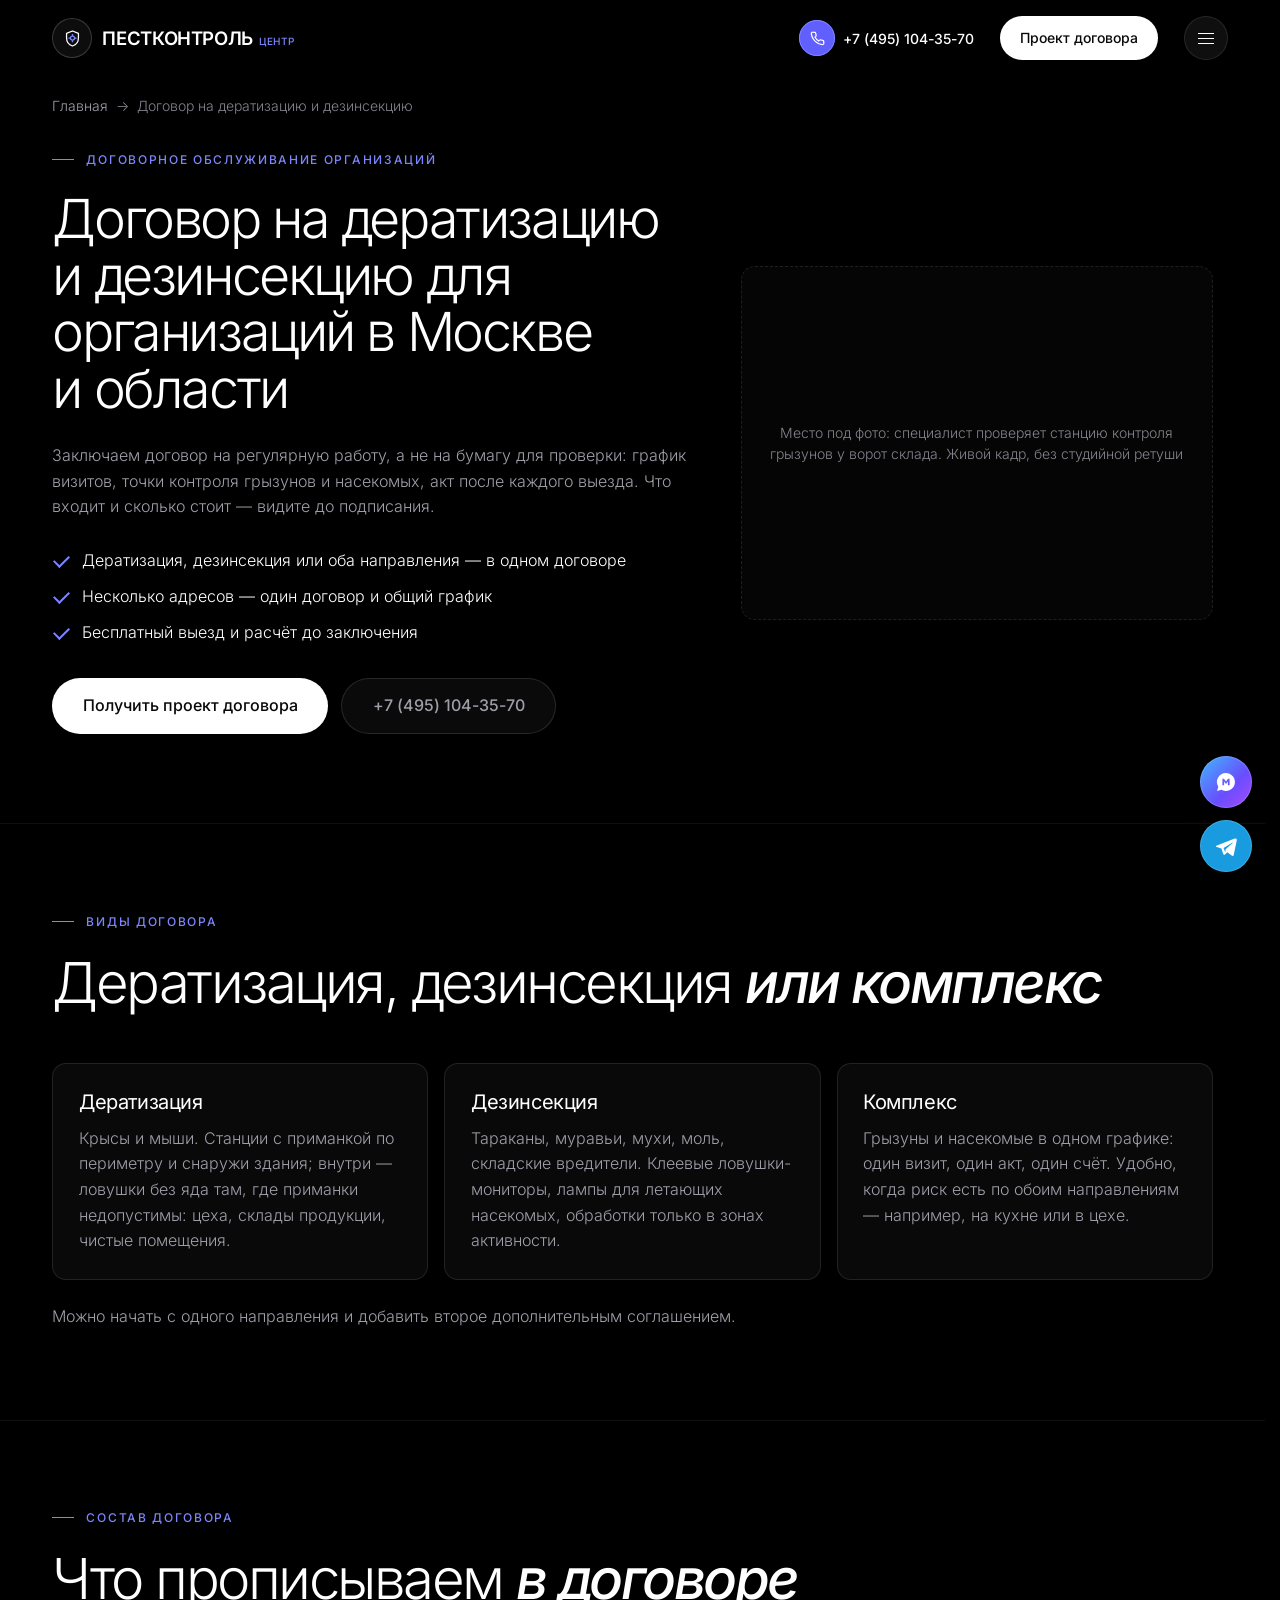
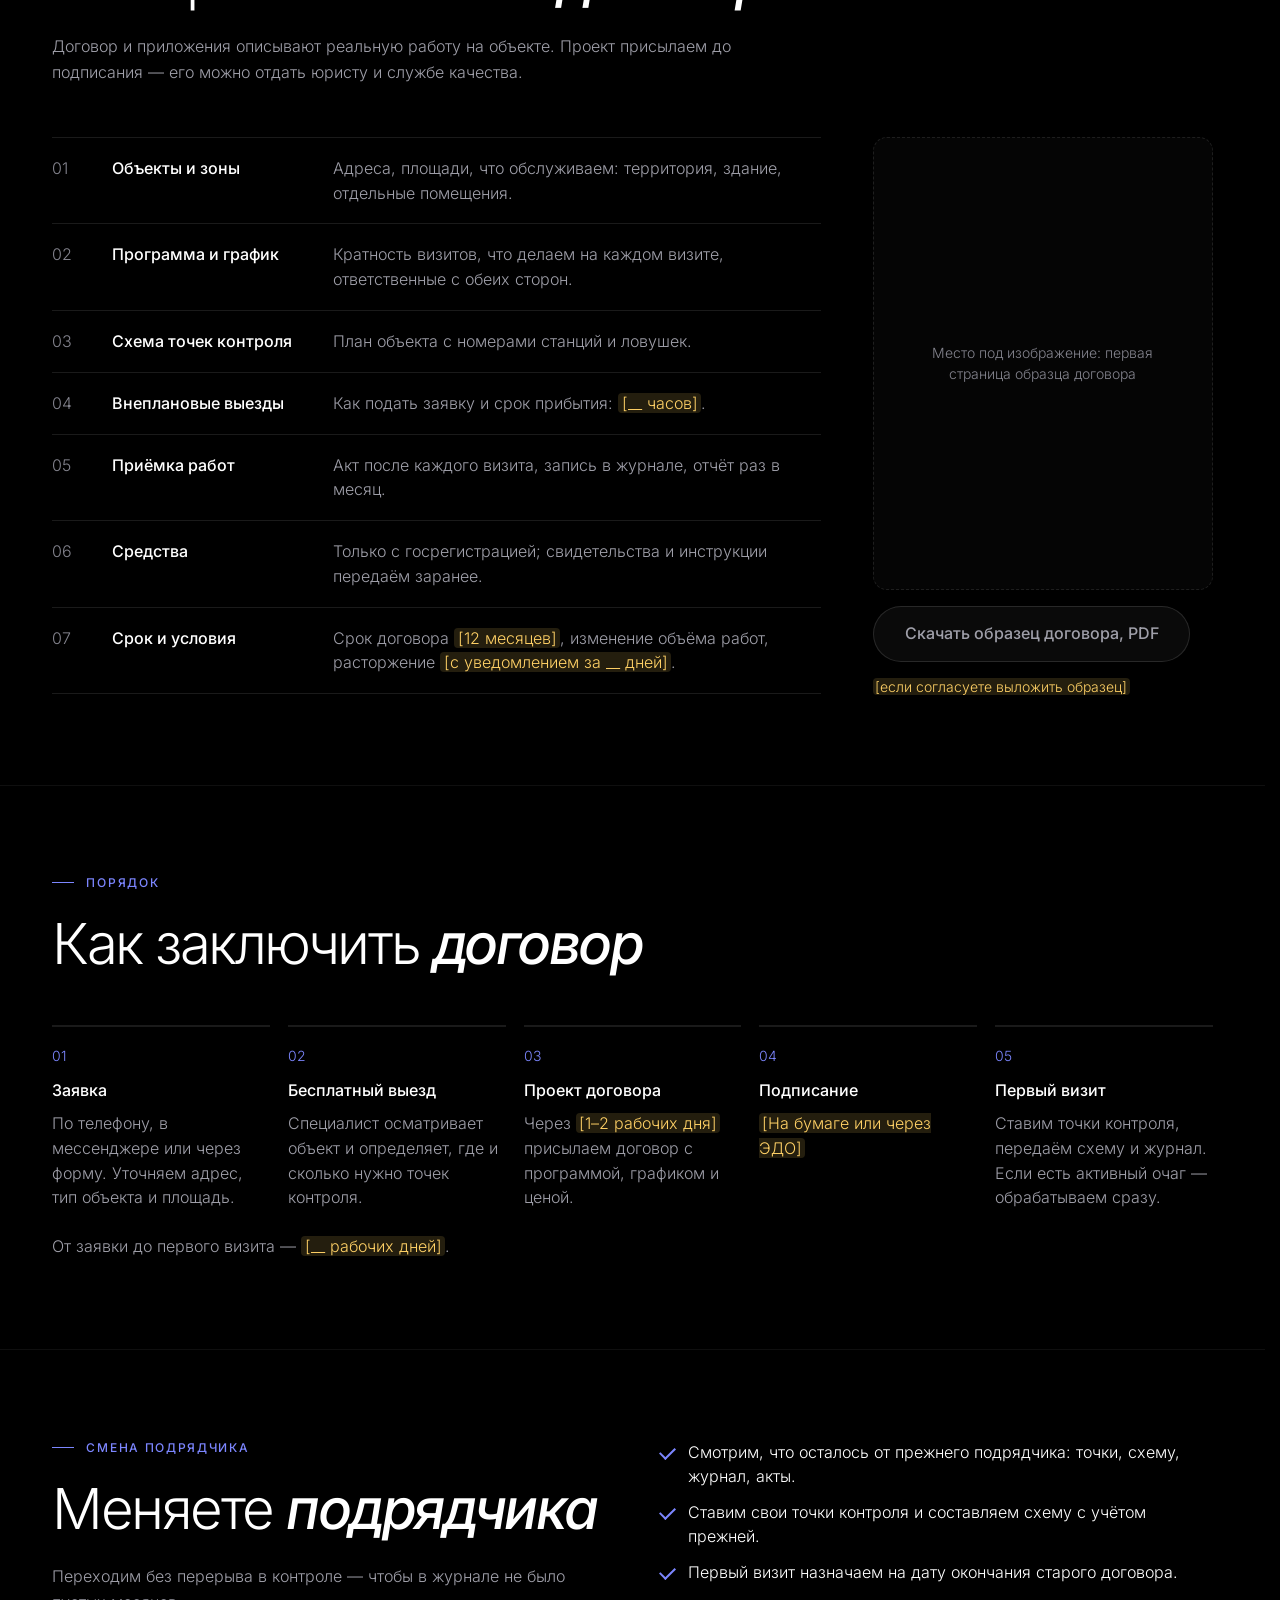
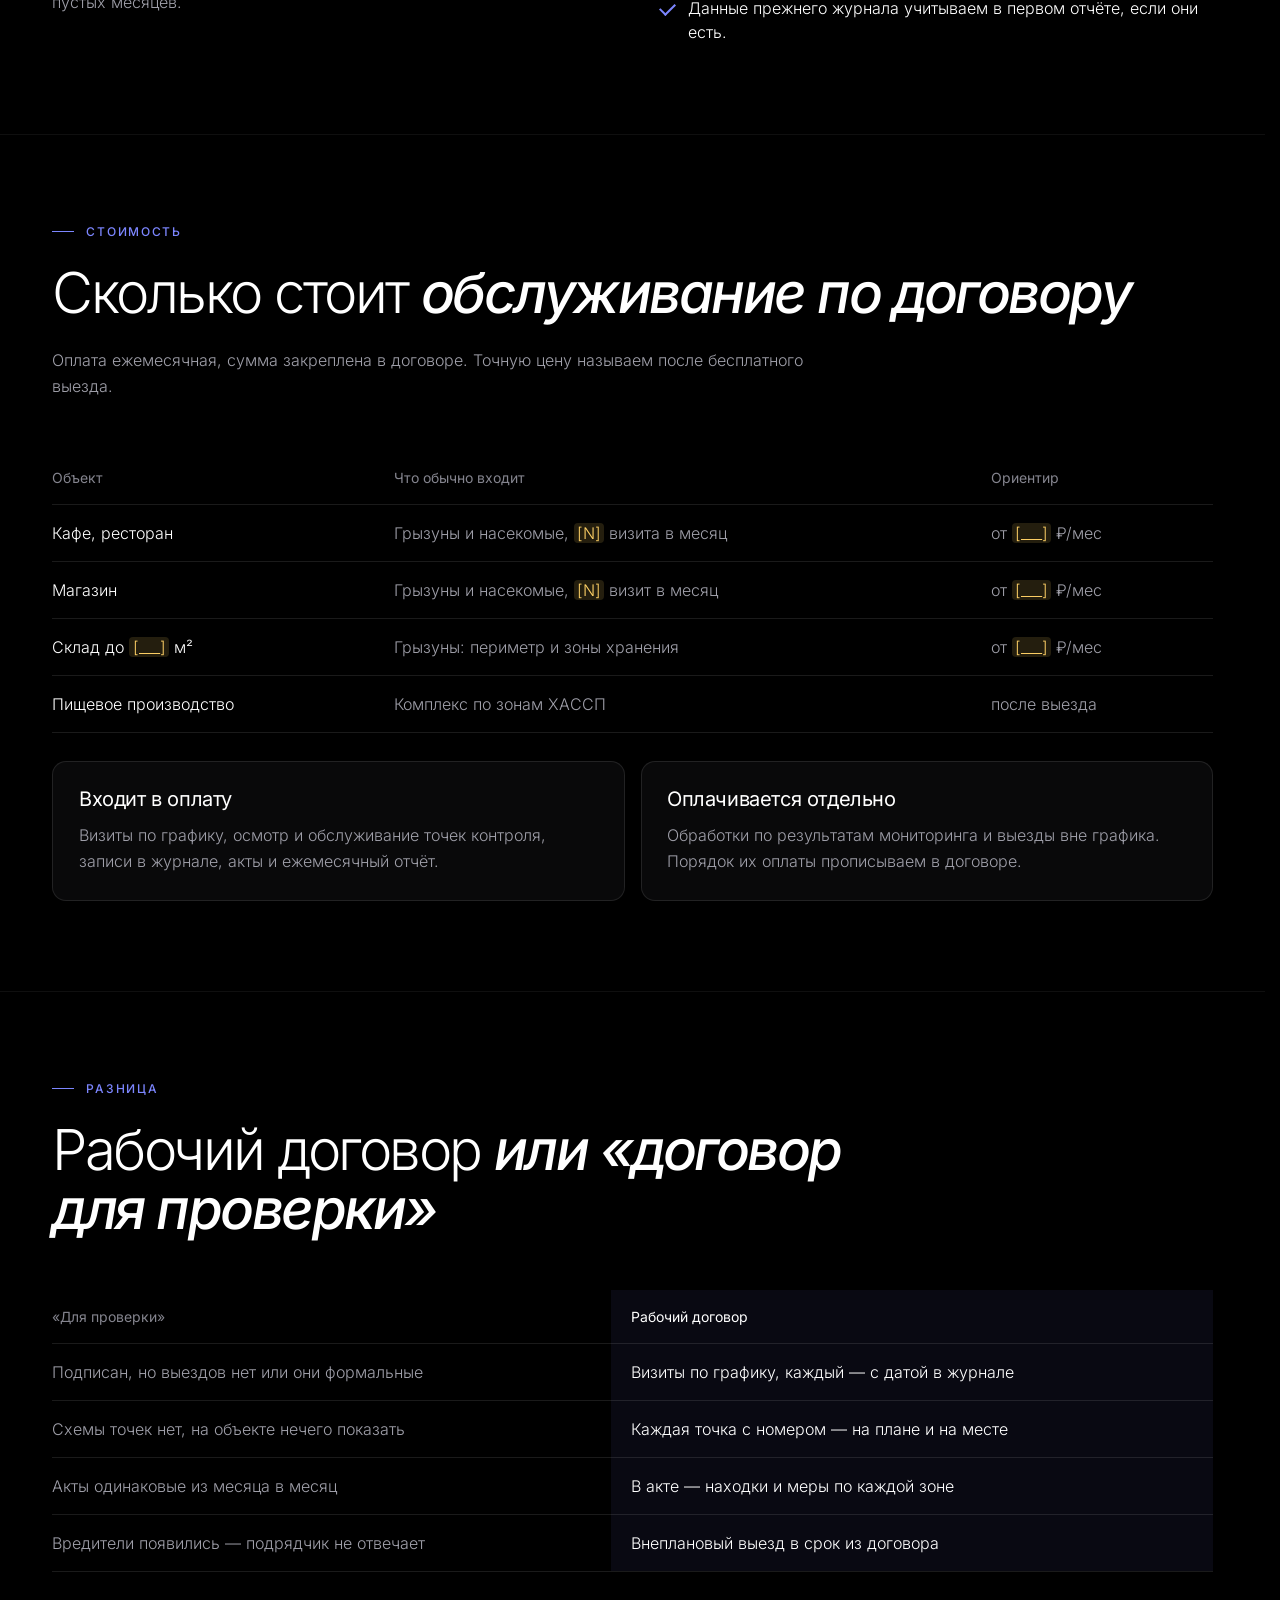
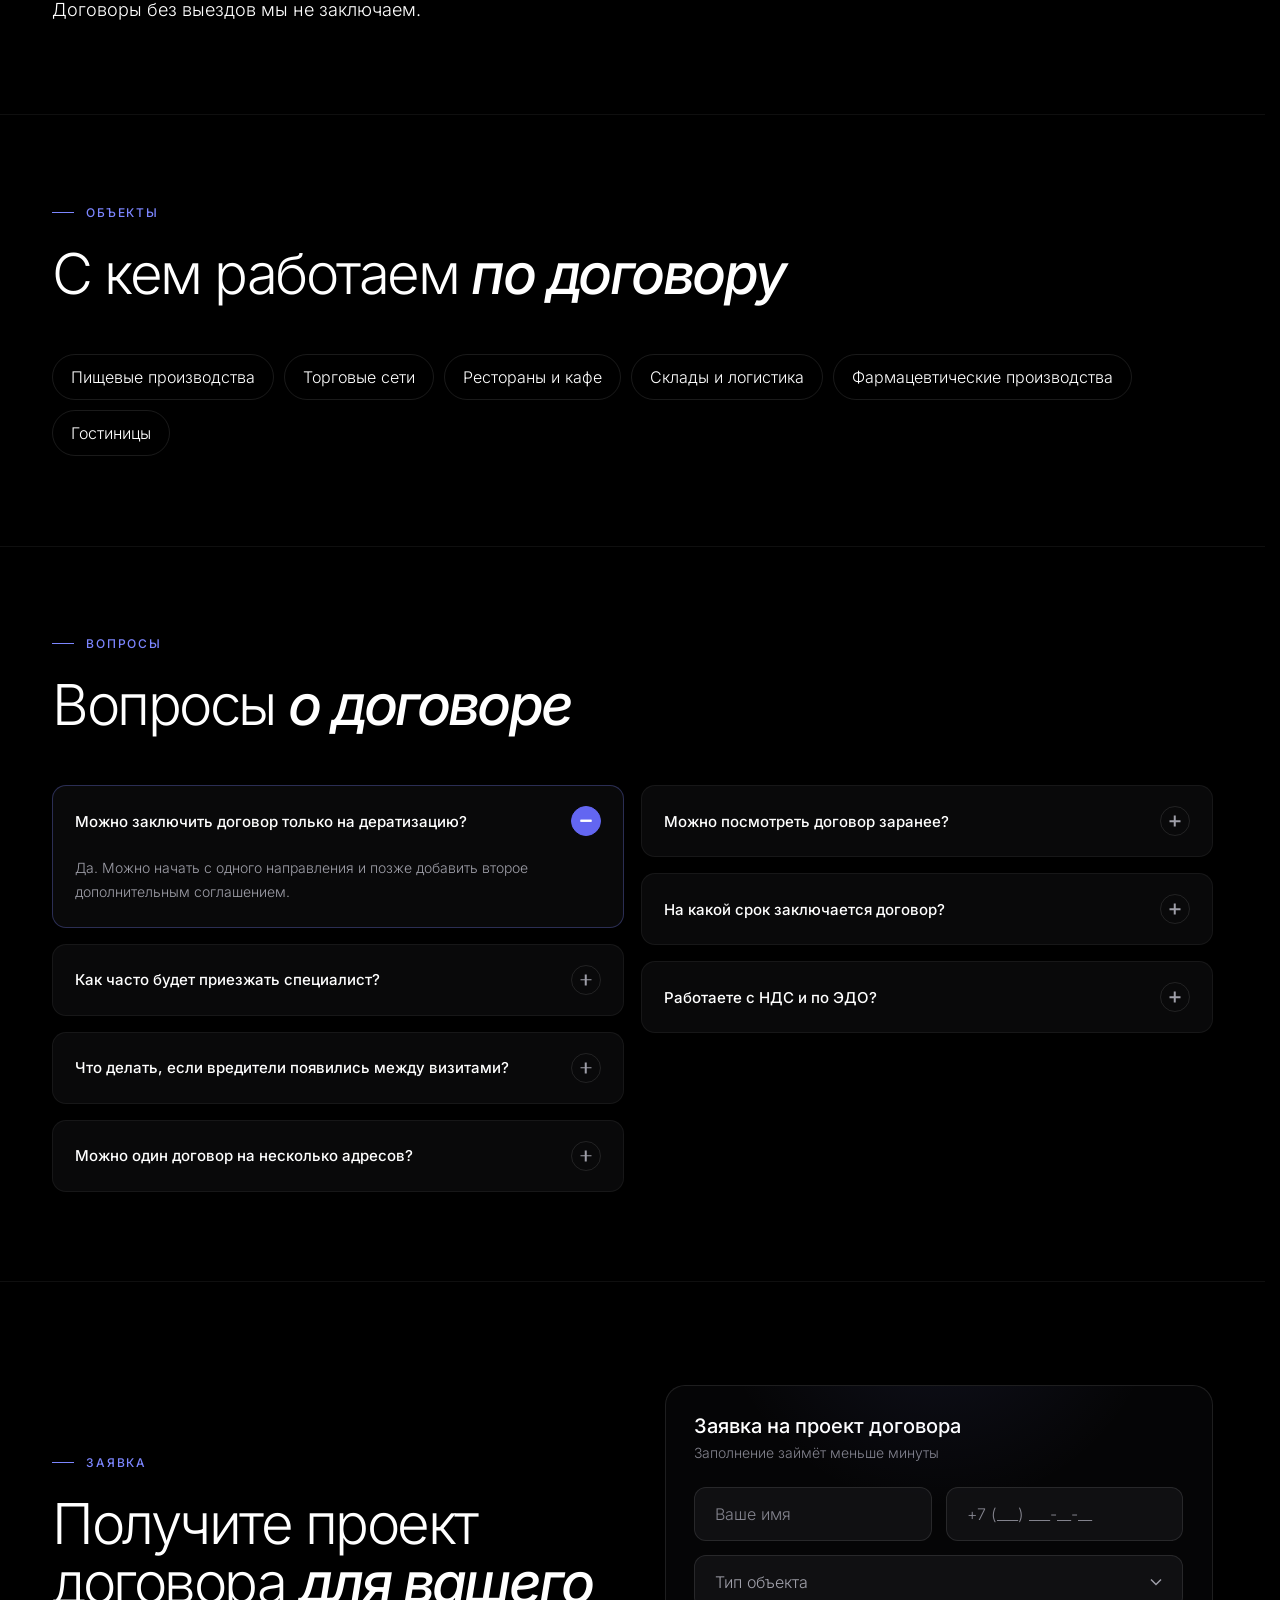
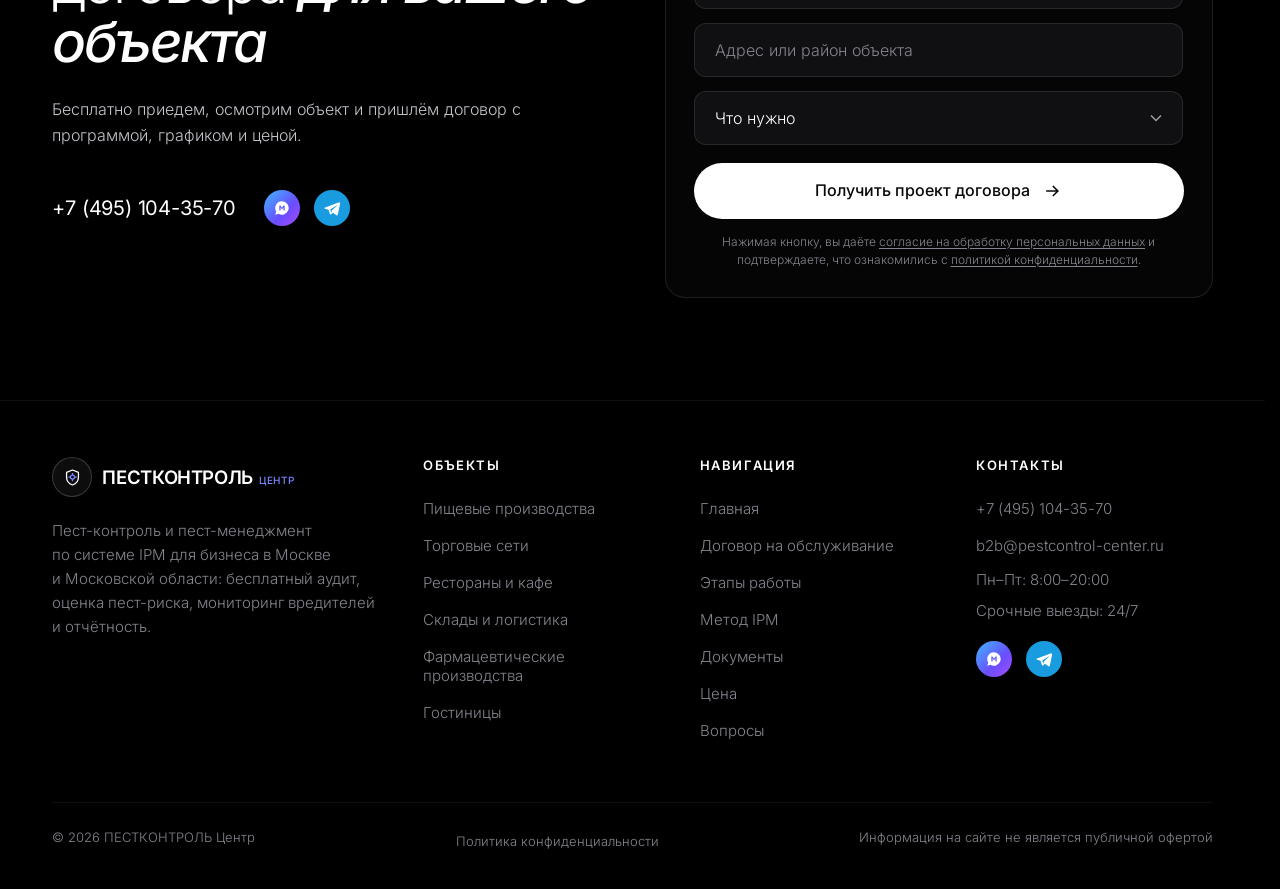
<file: dogovor-deratizatsiya-dezinsektsiya/index.html>
<!doctype html>
<html lang="ru">
<head>
<meta charset="utf-8">
<meta name="robots" content="noindex, nofollow">
<meta name="viewport" content="width=device-width, initial-scale=1, viewport-fit=cover">
<title>Договор на дератизацию и дезинсекцию для организаций — Москва и область | ПЕСТКОНТРОЛЬ Центр</title>
<meta name="description" content="Заключим договор на дератизацию и дезинсекцию для предприятия: график визитов, точки контроля, обработки по показаниям, акт после каждого выезда. Бесплатный выезд перед расчётом.">
<link rel="canonical" href="https://xn----itbbsflddbfpfdodg9d0f.xn--p1ai/dogovor-deratizatsiya-dezinsektsiya/">
<meta name="theme-color" content="#000000">
<meta property="og:type" content="website">
<meta property="og:locale" content="ru_RU">
<meta property="og:site_name" content="ПЕСТКОНТРОЛЬ Центр">
<meta property="og:url" content="https://xn----itbbsflddbfpfdodg9d0f.xn--p1ai/dogovor-deratizatsiya-dezinsektsiya/">
<meta property="og:title" content="Договор на дератизацию и дезинсекцию для организаций в Москве и области">
<meta property="og:description" content="Заключим договор на дератизацию и дезинсекцию для предприятия: график визитов, точки контроля, обработки по показаниям, акт после каждого выезда. Бесплатный выезд перед расчётом.">
<link rel="icon" href="data:image/svg+xml,%3Csvg xmlns='http://www.w3.org/2000/svg' viewBox='0 0 32 32'%3E%3Ccircle cx='16' cy='16' r='15' fill='%2309090b' stroke='%237c86ff' stroke-width='2'/%3E%3Cpath d='M16 7l7 3v5c0 5-3 8.5-7 10-4-1.5-7-5-7-10v-5z' fill='none' stroke='%23fff' stroke-width='2'/%3E%3C/svg%3E">
<link rel="preload" href="../fonts/inter-ru-wght-normal.woff2" as="font" type="font/woff2" crossorigin>
<script>document.documentElement.className+=' js anim-fail no-intro';</script>
<link rel="stylesheet" href="../style.css?v=20261029d">
<style>html{scroll-behavior:auto}.d-page .s{padding:clamp(64px,7vw,128px) 0;border-top:1px solid var(--line)}.d-crumbs{padding-top:calc(clamp(68px,6vw,115px) + 20px);font-size:14px;color:var(--t3);display:flex;flex-wrap:wrap;gap:8px}.d-crumbs a{color:var(--t2)}.d-crumbs a:hover{color:var(--t1)}.d-hero{padding:clamp(28px,3vw,56px) 0 clamp(64px,7vw,128px)}.d-hero .wrap{display:grid;grid-template-columns:minmax(0,1.15fr) minmax(0,.85fr);gap:clamp(28px,4vw,80px);align-items:center}.d-hero h1{font-size:clamp(34px,4.2vw,80px);line-height:1.05;letter-spacing:-.045em;font-weight:300;margin:18px 0 0}.d-ticks{list-style:none;padding:0;margin:28px 0 34px;display:grid;gap:12px}.d-ticks li{position:relative;padding-left:30px;line-height:1.5}.d-ticks li::before{content:"";position:absolute;left:2px;top:.42em;width:13px;height:7px;border-left:2px solid var(--acc);border-bottom:2px solid var(--acc);transform:rotate(-45deg)}.d-btns{display:flex;flex-wrap:wrap;gap:12px}.ph-img{aspect-ratio:4/3;border:1.5px dashed var(--line2);border-radius:var(--r);display:flex;align-items:center;justify-content:center;text-align:center;padding:28px;color:var(--t3);font-size:14px;line-height:1.5;background:rgba(255,255,255,.02)}.ph-doc{aspect-ratio:3/4;max-width:340px}.d-cards{display:grid;grid-template-columns:repeat(3,minmax(0,1fr));gap:16px}.d-card{background:var(--card);border:1px solid var(--line2);border-radius:var(--r);padding:clamp(22px,2vw,34px)}.d-card h3{font-size:clamp(20px,1.5vw,26px);font-weight:400;letter-spacing:-.02em;margin:0 0 12px}.d-card p{color:var(--t2);line-height:1.6;margin:0}.d-note{color:var(--t2);margin:24px 0 0;line-height:1.6}.d-strong{color:var(--t1);font-size:clamp(18px,1.3vw,22px)}.d-split{display:grid;grid-template-columns:minmax(0,1fr) minmax(0,340px);gap:clamp(28px,4vw,80px);align-items:start}.d-two{display:grid;grid-template-columns:minmax(0,1fr) minmax(0,1fr);gap:clamp(28px,4vw,80px);align-items:start}.d-two .head{margin-bottom:0}.d-two .d-ticks{margin:0}.d-terms{list-style:none;counter-reset:t;padding:0;margin:0;border-top:1px solid var(--line2)}.d-terms li{display:grid;grid-template-columns:44px minmax(0,.42fr) minmax(0,1fr);gap:16px;padding:18px 0;border-bottom:1px solid var(--line2);line-height:1.55}.d-terms li::before{counter-increment:t;content:counter(t,decimal-leading-zero);color:var(--t3)}.d-terms b{font-weight:500}.d-terms span{color:var(--t2)}.d-doc{display:grid;gap:16px;justify-items:start}.d-small{font-size:14px;color:var(--t3);margin:0}.d-steps{list-style:none;counter-reset:st;padding:0;margin:0;display:grid;grid-template-columns:repeat(5,minmax(0,1fr));gap:18px}.d-steps li{border-top:2px solid var(--line2);padding-top:18px;line-height:1.55}.d-steps li::before{counter-increment:st;content:"0" counter(st);display:block;color:var(--acc);font-size:14px;margin-bottom:12px}.d-steps b{display:block;font-weight:500;margin-bottom:8px}.d-steps span{color:var(--t2)}.d-table{width:100%;border-collapse:collapse;line-height:1.5}.d-table th,.d-table td{text-align:left;vertical-align:top;padding:16px 20px 16px 0;border-bottom:1px solid var(--line2)}.d-table th{color:var(--t3);font-weight:400;font-size:14px}.d-table td{color:var(--t2)}.d-table td:first-child{color:var(--t1)}.d-vs td:first-child{color:var(--t2)}.d-vs th:last-child,.d-vs td:last-child{color:var(--t1);background:rgba(124,134,255,.07);padding-left:20px}.d-cols2{display:grid;grid-template-columns:repeat(2,minmax(0,1fr));gap:16px;margin-top:28px}.d-chips{list-style:none;padding:0;margin:0;display:flex;flex-wrap:wrap;gap:10px}.d-chips a{display:inline-block;padding:12px 18px;border:1px solid var(--line2);border-radius:999px;color:var(--t1);transition:border-color .2s}.d-chips a:hover{border-color:var(--acc)}.tbd{background:rgba(255,209,102,.14);color:#ffd166;border-radius:4px;padding:0 .2em}.d-page .cta .sub{margin-bottom:30px}@media (max-width:1100px){.d-steps{grid-template-columns:repeat(2,minmax(0,1fr))}}@media (max-width:860px){.d-hero .wrap,.d-split,.d-two,.d-cols2,.d-cards{grid-template-columns:minmax(0,1fr)}.d-terms li{grid-template-columns:36px minmax(0,1fr);gap:6px 12px}.d-terms span{grid-column:2}.ph-doc{display:none}}@media (max-width:600px){.d-steps{grid-template-columns:minmax(0,1fr)}.d-table thead{display:none}.d-table,.d-table tbody,.d-table tr,.d-table td{display:block;width:100%}.d-table tr{border:1px solid var(--line2);border-radius:var(--r);padding:6px 16px;margin-bottom:12px}.d-table td{border:0;padding:10px 0}.d-table td+td{border-top:1px solid var(--line)}.d-table td::before{content:attr(data-l);display:block;font-size:13px;color:var(--t3);margin-bottom:4px}.d-vs td:last-child{background:none;padding-left:0}.d-page .form .btn-lg{padding:0 16px}}</style>
<script type="application/ld+json">{"@context":"https://schema.org","@type":"BreadcrumbList","itemListElement":[{"@type":"ListItem","position":1,"name":"Главная","item":"https://xn----itbbsflddbfpfdodg9d0f.xn--p1ai/"},{"@type":"ListItem","position":2,"name":"Договор на дератизацию и дезинсекцию","item":"https://xn----itbbsflddbfpfdodg9d0f.xn--p1ai/dogovor-deratizatsiya-dezinsektsiya/"}]}</script>
</head>
<body class="d-page">
<a class="skip" href="#main">Перейти к содержанию</a>
<div class="progress" aria-hidden="true"><i id="progress"></i></div>

<header class="hdr" id="hdr">
  <div class="wrap">
    <a href="../" class="logo" aria-label="ПЕСТКОНТРОЛЬ Центр — на главную">
      <span class="logo-mark"><svg viewBox="0 0 24 24" fill="none" stroke="#fff" stroke-width="1.6" stroke-linejoin="round" aria-hidden="true"><path d="M12 2.5l7.5 3v6c0 5-3.2 8.6-7.5 10-4.3-1.4-7.5-5-7.5-10v-6z"/><circle cx="12" cy="11.5" r="2.6" stroke="#7c86ff"/><path d="M12 6.2v2.7M12 14.1v2.7M6.8 11.5h2.6M14.6 11.5h2.6" stroke="#7c86ff"/></svg></span>
      <span class="logo-txt"><span class="logo-name">ПЕСТКОНТРОЛЬ</span> <span class="logo-sub">Центр</span></span>
    </a>
    <nav class="nav" aria-label="Основное меню">
      <a href="#vidy">Виды</a><a href="#sostav">Что в договоре</a><a href="#etapy">Как заключить</a><a href="#stoimost">Цена</a><a href="#voprosy">Вопросы</a>
    </nav>
    <div class="hdr-right">
      <a class="phone" href="tel:+74951043570" aria-label="Позвонить: +7 (495) 104-35-70"><i><svg viewBox="0 0 24 24" fill="none" stroke="#fff" stroke-width="2" aria-hidden="true"><path d="M22 16.9v3a2 2 0 0 1-2.2 2 19.8 19.8 0 0 1-8.6-3.1 19.5 19.5 0 0 1-6-6A19.8 19.8 0 0 1 2.1 4.2 2 2 0 0 1 4.1 2h3a2 2 0 0 1 2 1.7c.1 1 .4 1.9.7 2.8a2 2 0 0 1-.5 2.1L8 9.9a16 16 0 0 0 6 6l1.3-1.3a2 2 0 0 1 2.1-.4c.9.3 1.8.6 2.8.7a2 2 0 0 1 1.7 2z"/></svg></i><span>+7 (495) 104-35-70</span></a>
      <div class="msg">
        <a href="https://max.ru/u/f9LHodD0cOIlIUXFkt4KMFP88lD8n4TArBiTcV7RI1XML5c4o39QfsDBXUc" class="max" aria-label="Написать в Max" target="_blank" rel="noopener noreferrer"><svg viewBox="0 0 24 24" fill="#fff" aria-hidden="true"><path d="M12 3a9 9 0 0 0-7.7 13.7L3 21l4.4-1.2A9 9 0 1 0 12 3zm-3.6 12.3V8.7h1.6l2 2.8 2-2.8h1.6v6.6h-1.7v-3.9L12 14l-1.9-2.6v3.9z"/></svg></a>
        <a href="https://t.me/Centr_Dezinfection?text=%D0%97%D0%B4%D1%80%D0%B0%D0%B2%D1%81%D1%82%D0%B2%D1%83%D0%B9%D1%82%D0%B5!%20%D0%9F%D0%B8%D1%88%D1%83%20%D1%81%20%D1%81%D0%B0%D0%B9%D1%82%D0%B0%20%D0%BF%D0%B5%D1%81%D1%82%D0%BA%D0%BE%D0%BD%D1%82%D1%80%D0%BE%D0%BB%D1%8C-%D1%86%D0%B5%D0%BD%D1%82%D1%80.%D1%80%D1%84" class="tg" aria-label="Написать в Telegram" target="_blank" rel="noopener noreferrer"><svg viewBox="0 0 24 24" fill="#fff" aria-hidden="true"><path d="M21.4 4.3 2.9 11.4c-1.3.5-1.2 1.2-.2 1.5l4.7 1.5 1.8 5.6c.2.6.4.8.9.8.4 0 .6-.2.9-.4l2.3-2.2 4.7 3.5c.9.5 1.5.2 1.7-.8l3.1-14.6c.3-1.3-.5-1.8-1.4-1.5zM9.6 14.1l8.6-5.4c.4-.3.8-.1.5.2l-7.1 6.4-.3 3.3z"/></svg></a>
      </div>
      <a href="#zayavka" class="btn btn-w btn-sm" data-magnet><span class="btn-t">Проект договора</span></a>
      <button class="burger" id="burger" aria-label="Открыть меню" aria-expanded="false" aria-controls="mmenu"><span></span></button>
    </div>
  </div>
</header>
<nav class="mmenu" id="mmenu" aria-label="Мобильное меню">
  <a href="../">Главная</a><a href="#vidy">Виды договора</a><a href="#sostav">Что в договоре</a><a href="#etapy">Как заключить</a><a href="#stoimost">Цена</a><a href="#voprosy">Вопросы</a>
  <a href="#zayavka" class="btn btn-w btn-lg"><span class="btn-t">Получить проект договора</span></a>
</nav>

<main id="main" tabindex="-1">
<nav class="wrap d-crumbs" aria-label="Навигационная цепочка"><a href="../">Главная</a><span aria-hidden="true">→</span><span aria-current="page">Договор на дератизацию и дезинсекцию</span></nav>

<section class="d-hero" id="hero">
  <div class="wrap">
    <div>
      <div class="eyebrow">Договорное обслуживание организаций</div>
      <h1>Договор на дератизацию и дезинсекцию для организаций в&nbsp;Москве и&nbsp;области</h1>
      <p class="sub">Заключаем договор на регулярную работу, а не на бумагу для проверки: график визитов, точки контроля грызунов и насекомых, акт после каждого выезда. Что входит и сколько стоит — видите до подписания.</p>
      <ul class="d-ticks">
        <li>Дератизация, дезинсекция или оба направления — в одном договоре</li>
        <li>Несколько адресов — один договор и общий график</li>
        <li>Бесплатный выезд и расчёт до заключения</li>
      </ul>
      <div class="d-btns">
        <a href="#zayavka" class="btn btn-w btn-lg"><span class="btn-t">Получить проект договора</span></a>
        <a href="tel:+74951043570" class="btn btn-o btn-lg"><span class="btn-t">+7 (495) 104-35-70</span></a>
      </div>
    </div>
    <div class="ph-img">Место под фото: специалист проверяет станцию контроля грызунов у ворот склада. Живой кадр, без студийной ретуши</div>
  </div>
</section>

<section class="s" id="vidy">
  <div class="wrap">
    <div class="head"><div class="eyebrow">Виды договора</div><h2>Дератизация, дезинсекция <em>или&nbsp;комплекс</em></h2></div>
    <div class="d-cards">
      <article class="d-card"><h3>Дератизация</h3><p>Крысы и мыши. Станции с приманкой по периметру и снаружи здания; внутри — ловушки без яда там, где приманки недопустимы: цеха, склады продукции, чистые помещения.</p></article>
      <article class="d-card"><h3>Дезинсекция</h3><p>Тараканы, муравьи, мухи, моль, складские вредители. Клеевые ловушки-мониторы, лампы для летающих насекомых, обработки только в зонах активности.</p></article>
      <article class="d-card"><h3>Комплекс</h3><p>Грызуны и насекомые в одном графике: один визит, один акт, один счёт. Удобно, когда риск есть по обоим направлениям — например, на кухне или в цехе.</p></article>
    </div>
    <p class="d-note">Можно начать с одного направления и добавить второе дополнительным соглашением.</p>
  </div>
</section>

<section class="s" id="sostav">
  <div class="wrap">
    <div class="head"><div class="eyebrow">Состав договора</div><h2>Что прописываем <em>в&nbsp;договоре</em></h2>
      <p class="sub">Договор и приложения описывают реальную работу на объекте. Проект присылаем до подписания — его можно отдать юристу и службе качества.</p></div>
    <div class="d-split">
      <ol class="d-terms">
        <li><b>Объекты и зоны</b><span>Адреса, площади, что обслуживаем: территория, здание, отдельные помещения.</span></li>
        <li><b>Программа и график</b><span>Кратность визитов, что делаем на каждом визите, ответственные с обеих сторон.</span></li>
        <li><b>Схема точек контроля</b><span>План объекта с номерами станций и ловушек.</span></li>
        <li><b>Внеплановые выезды</b><span>Как подать заявку и срок прибытия: <mark class="tbd">[__ часов]</mark>.</span></li>
        <li><b>Приёмка работ</b><span>Акт после каждого визита, запись в журнале, отчёт раз в месяц.</span></li>
        <li><b>Средства</b><span>Только с госрегистрацией; свидетельства и инструкции передаём заранее.</span></li>
        <li><b>Срок и условия</b><span>Срок договора <mark class="tbd">[12 месяцев]</mark>, изменение объёма работ, расторжение <mark class="tbd">[с уведомлением за __ дней]</mark>.</span></li>
      </ol>
      <div class="d-doc">
        <div class="ph-img ph-doc">Место под изображение: первая страница образца договора</div>
        <a href="#" class="btn btn-o btn-lg" data-todo><span class="btn-t">Скачать образец договора, PDF</span></a>
        <p class="d-small"><mark class="tbd">[если согласуете выложить образец]</mark></p>
      </div>
    </div>
  </div>
</section>

<section class="s" id="etapy">
  <div class="wrap">
    <div class="head"><div class="eyebrow">Порядок</div><h2>Как заключить <em>договор</em></h2></div>
    <ol class="d-steps">
      <li><b>Заявка</b><span>По телефону, в мессенджере или через форму. Уточняем адрес, тип объекта и площадь.</span></li>
      <li><b>Бесплатный выезд</b><span>Специалист осматривает объект и определяет, где и сколько нужно точек контроля.</span></li>
      <li><b>Проект договора</b><span>Через <mark class="tbd">[1–2 рабочих дня]</mark> присылаем договор с программой, графиком и ценой.</span></li>
      <li><b>Подписание</b><span><mark class="tbd">[На бумаге или через ЭДО]</mark></span></li>
      <li><b>Первый визит</b><span>Ставим точки контроля, передаём схему и журнал. Если есть активный очаг — обрабатываем сразу.</span></li>
    </ol>
    <p class="d-note">От заявки до первого визита — <mark class="tbd">[__ рабочих дней]</mark>.</p>
  </div>
</section>

<section class="s" id="smena">
  <div class="wrap d-two">
    <div class="head"><div class="eyebrow">Смена подрядчика</div><h2>Меняете <em>подрядчика</em></h2>
      <p class="sub">Переходим без перерыва в контроле — чтобы в журнале не было пустых месяцев.</p></div>
    <ul class="d-ticks">
      <li>Смотрим, что осталось от прежнего подрядчика: точки, схему, журнал, акты.</li>
      <li>Ставим свои точки контроля и составляем схему с учётом прежней.</li>
      <li>Первый визит назначаем на дату окончания старого договора.</li>
      <li>Данные прежнего журнала учитываем в первом отчёте, если они есть.</li>
    </ul>
  </div>
</section>

<section class="s" id="stoimost">
  <div class="wrap">
    <div class="head"><div class="eyebrow">Стоимость</div><h2>Сколько стоит <em>обслуживание по&nbsp;договору</em></h2>
      <p class="sub">Оплата ежемесячная, сумма закреплена в договоре. Точную цену называем после бесплатного выезда.</p></div>
    <table class="d-table">
      <thead><tr><th scope="col">Объект</th><th scope="col">Что обычно входит</th><th scope="col">Ориентир</th></tr></thead>
      <tbody><tr><td data-l="Объект">Кафе, ресторан</td><td data-l="Что обычно входит">Грызуны и насекомые, <mark class="tbd">[N]</mark> визита в месяц</td><td data-l="Ориентир">от <mark class="tbd">[___]</mark> ₽/мес</td></tr><tr><td data-l="Объект">Магазин</td><td data-l="Что обычно входит">Грызуны и насекомые, <mark class="tbd">[N]</mark> визит в месяц</td><td data-l="Ориентир">от <mark class="tbd">[___]</mark> ₽/мес</td></tr><tr><td data-l="Объект">Склад до <mark class="tbd">[___]</mark> м²</td><td data-l="Что обычно входит">Грызуны: периметр и зоны хранения</td><td data-l="Ориентир">от <mark class="tbd">[___]</mark> ₽/мес</td></tr><tr><td data-l="Объект">Пищевое производство</td><td data-l="Что обычно входит">Комплекс по зонам ХАССП</td><td data-l="Ориентир">после выезда</td></tr></tbody>
    </table>
    <div class="d-cols2">
      <div class="d-card"><h3>Входит в оплату</h3><p>Визиты по графику, осмотр и обслуживание точек контроля, записи в журнале, акты и ежемесячный отчёт.</p></div>
      <div class="d-card"><h3>Оплачивается отдельно</h3><p>Обработки по результатам мониторинга и выезды вне графика. Порядок их оплаты прописываем в договоре.</p></div>
    </div>
  </div>
</section>

<section class="s" id="sravnenie">
  <div class="wrap">
    <div class="head"><div class="eyebrow">Разница</div><h2>Рабочий договор <em>или «договор для&nbsp;проверки»</em></h2></div>
    <table class="d-table d-vs">
      <thead><tr><th scope="col">«Для проверки»</th><th scope="col">Рабочий договор</th></tr></thead>
      <tbody><tr><td data-l="«Для проверки»">Подписан, но выездов нет или они формальные</td><td data-l="Рабочий договор">Визиты по графику, каждый — с датой в журнале</td></tr><tr><td data-l="«Для проверки»">Схемы точек нет, на объекте нечего показать</td><td data-l="Рабочий договор">Каждая точка с номером — на плане и на месте</td></tr><tr><td data-l="«Для проверки»">Акты одинаковые из месяца в месяц</td><td data-l="Рабочий договор">В акте — находки и меры по каждой зоне</td></tr><tr><td data-l="«Для проверки»">Вредители появились — подрядчик не отвечает</td><td data-l="Рабочий договор">Внеплановый выезд в срок из договора</td></tr></tbody>
    </table>
    <p class="d-note d-strong">Договоры без выездов мы не заключаем.</p>
  </div>
</section>

<section class="s" id="obekty">
  <div class="wrap">
    <div class="head"><div class="eyebrow">Объекты</div><h2>С кем работаем <em>по&nbsp;договору</em></h2></div>
    <ul class="d-chips"><li><a href="../#otrasli">Пищевые производства</a></li><li><a href="../#otrasli">Торговые сети</a></li><li><a href="../#otrasli">Рестораны и кафе</a></li><li><a href="../#otrasli">Склады и логистика</a></li><li><a href="../#otrasli">Фармацевтические производства</a></li><li><a href="../#otrasli">Гостиницы</a></li></ul>
  </div>
</section>

<section class="s" id="voprosy">
  <div class="wrap">
    <div class="head"><div class="eyebrow">Вопросы</div><h2>Вопросы <em>о&nbsp;договоре</em></h2></div>
    <div class="faq"><div class="faq-col"><div class="card qa"><button aria-expanded="false" aria-controls="a1" id="q1">Можно заключить договор только на&nbsp;дератизацию?<span class="pm"></span></button><div class="ans" id="a1" role="region" aria-labelledby="q1"><div><p>Да. Можно начать с одного направления и позже добавить второе дополнительным соглашением.</p></div></div></div><div class="card qa"><button aria-expanded="false" aria-controls="a2" id="q2">Как часто будет приезжать специалист?<span class="pm"></span></button><div class="ans" id="a2" role="region" aria-labelledby="q2"><div><p>Кратность определяем после выезда: по типу объекта, зонам риска и требованиям ваших аудиторов. Её закрепляем в графике — приложении к договору.</p></div></div></div><div class="card qa"><button aria-expanded="false" aria-controls="a3" id="q3">Что делать, если вредители появились между визитами?<span class="pm"></span></button><div class="ans" id="a3" role="region" aria-labelledby="q3"><div><p>Позвоните или напишите в мессенджер — согласуем внеплановый выезд, найдём причину и при необходимости обработаем очаг. Специалист приедет в течение <mark class="tbd">[__ часов]</mark>. Порядок таких выездов закрепляем в договоре.</p></div></div></div><div class="card qa"><button aria-expanded="false" aria-controls="a4" id="q4">Можно один договор на&nbsp;несколько адресов?<span class="pm"></span></button><div class="ans" id="a4" role="region" aria-labelledby="q4"><div><p>Да: адреса перечисляем в приложении, график общий, отчёт сводный.</p></div></div></div></div><div class="faq-col"><div class="card qa"><button aria-expanded="false" aria-controls="a5" id="q5">Можно посмотреть договор заранее?<span class="pm"></span></button><div class="ans" id="a5" role="region" aria-labelledby="q5"><div><p>Образец пришлём сразу, проект с вашими адресами и ценой — после выезда.</p></div></div></div><div class="card qa"><button aria-expanded="false" aria-controls="a6" id="q6">На какой срок заключается договор?<span class="pm"></span></button><div class="ans" id="a6" role="region" aria-labelledby="q6"><div><p><mark class="tbd">[На 12 месяцев с продлением; расторжение — с уведомлением за __ дней. Уточнить]</mark></p></div></div></div><div class="card qa"><button aria-expanded="false" aria-controls="a7" id="q7">Работаете с НДС и по ЭДО?<span class="pm"></span></button><div class="ans" id="a7" role="region" aria-labelledby="q7"><div><p><mark class="tbd">[Уточнить]</mark></p></div></div></div></div></div>
  </div>
</section>

<section class="cta" id="zayavka">
  <div class="wrap">
    <div>
      <div class="eyebrow">Заявка</div>
      <h2>Получите проект договора <em>для вашего объекта</em></h2>
      <p class="sub">Бесплатно приедем, осмотрим объект и пришлём договор с программой, графиком и ценой.</p>
      <div class="cta-contacts">
        <a class="ph" href="tel:+74951043570">+7 (495) 104-35-70</a>
        <div class="msg">
          <a href="https://max.ru/u/f9LHodD0cOIlIUXFkt4KMFP88lD8n4TArBiTcV7RI1XML5c4o39QfsDBXUc" class="max" aria-label="Написать в Max" target="_blank" rel="noopener noreferrer"><svg viewBox="0 0 24 24" fill="#fff" aria-hidden="true"><path d="M12 3a9 9 0 0 0-7.7 13.7L3 21l4.4-1.2A9 9 0 1 0 12 3zm-3.6 12.3V8.7h1.6l2 2.8 2-2.8h1.6v6.6h-1.7v-3.9L12 14l-1.9-2.6v3.9z"/></svg></a>
          <a href="https://t.me/Centr_Dezinfection?text=%D0%97%D0%B4%D1%80%D0%B0%D0%B2%D1%81%D1%82%D0%B2%D1%83%D0%B9%D1%82%D0%B5!%20%D0%9F%D0%B8%D1%88%D1%83%20%D1%81%20%D1%81%D0%B0%D0%B9%D1%82%D0%B0%20%D0%BF%D0%B5%D1%81%D1%82%D0%BA%D0%BE%D0%BD%D1%82%D1%80%D0%BE%D0%BB%D1%8C-%D1%86%D0%B5%D0%BD%D1%82%D1%80.%D1%80%D1%84" class="tg" aria-label="Написать в Telegram" target="_blank" rel="noopener noreferrer"><svg viewBox="0 0 24 24" fill="#fff" aria-hidden="true"><path d="M21.4 4.3 2.9 11.4c-1.3.5-1.2 1.2-.2 1.5l4.7 1.5 1.8 5.6c.2.6.4.8.9.8.4 0 .6-.2.9-.4l2.3-2.2 4.7 3.5c.9.5 1.5.2 1.7-.8l3.1-14.6c.3-1.3-.5-1.8-1.4-1.5zM9.6 14.1l8.6-5.4c.4-.3.8-.1.5.2l-7.1 6.4-.3 3.3z"/></svg></a>
        </div>
      </div>
    </div>
    <form class="form" id="form" novalidate data-form>
      <div class="fbody">
        <h3>Заявка на проект договора</h3>
        <p class="fs">Заполнение займёт меньше минуты</p>
        <div class="fg">
          <div class="field"><label class="sr-only" for="f-name">Ваше имя</label><input id="f-name" name="name" placeholder="Ваше имя" required autocomplete="name"><small class="ferr">Укажите имя</small></div>
          <div class="field"><label class="sr-only" for="phone">Телефон</label><input name="phone" id="phone" type="tel" inputmode="tel" placeholder="+7 (___) ___-__-__" required autocomplete="tel"><small class="ferr">Укажите телефон полностью</small></div>
          <div class="field full"><label class="sr-only" for="f-type">Тип объекта</label><select id="f-type" name="type" required><option value="" disabled selected>Тип объекта</option><option>Пищевое производство</option><option>Магазин или торговая сеть</option><option>Ресторан или кафе</option><option>Склад, логистика</option><option>Фармацевтическое производство</option><option>Гостиница</option><option>Другое</option></select><small class="ferr">Выберите тип объекта</small></div>
          <div class="field full"><label class="sr-only" for="f-address">Адрес или район объекта</label><input id="f-address" name="address" placeholder="Адрес или район объекта" autocomplete="street-address" maxlength="200"></div>
          <div class="field full"><label class="sr-only" for="f-service">Что нужно</label><select id="f-service" name="service"><option value="" selected>Что нужно</option><option>Дератизация</option><option>Дезинсекция</option><option>Комплекс: дератизация и дезинсекция</option></select></div>
          <div class="field" hidden><input type="hidden" name="email" value=""></div>
          <input type="hidden" name="msg" value="">
        </div>
        <button type="submit" class="btn btn-w btn-lg" id="submitBtn"><span class="btn-t">Получить проект договора</span><svg class="btn-ic" viewBox="0 0 24 24" fill="none" stroke="currentColor" stroke-width="2" aria-hidden="true"><path d="M5 12h14M13 6l6 6-6 6"/></svg><i class="spin" aria-hidden="true"></i></button>
        <p class="legal">Нажимая кнопку, вы даёте <a href="../soglasie/" target="_blank" rel="noopener">согласие на обработку персональных данных</a> и подтверждаете, что ознакомились с <a href="../privacy/" target="_blank" rel="noopener">политикой конфиденциальности</a>.</p>
      </div>
      <div class="ok" role="status" aria-live="polite">
        <svg class="ok-ic" viewBox="0 0 52 52" aria-hidden="true"><circle cx="26" cy="26" r="24" fill="none"/><path fill="none" d="M15 27l7 7 15-16"/></svg>
        <h3>Заявка отправлена</h3><p>Перезвоним в ближайшее рабочее время, чтобы согласовать день выезда.</p>
      </div>
    </form>
  </div>
</section>
</main>

<footer>
  <div class="wrap">
    <div class="ft">
      <div>
        <a href="../" class="logo" aria-label="ПЕСТКОНТРОЛЬ Центр — на главную"><span class="logo-mark"><svg viewBox="0 0 24 24" fill="none" stroke="#fff" stroke-width="1.6" stroke-linejoin="round" aria-hidden="true"><path d="M12 2.5l7.5 3v6c0 5-3.2 8.6-7.5 10-4.3-1.4-7.5-5-7.5-10v-6z"/><circle cx="12" cy="11.5" r="2.6" stroke="#7c86ff"/><path d="M12 6.2v2.7M12 14.1v2.7M6.8 11.5h2.6M14.6 11.5h2.6" stroke="#7c86ff"/></svg></span><span class="logo-txt"><span class="logo-name">ПЕСТКОНТРОЛЬ</span> <span class="logo-sub">Центр</span></span></a>
        <p class="d"><span class="nw">Пест-контроль</span> и <span class="nw">пест-менеджмент</span> по системе IPM для бизнеса в Москве и Московской области: бесплатный аудит, оценка <span class="nw">пест-риска</span>, мониторинг вредителей и отчётность.</p>
      </div>
      <div><h4>Объекты</h4><ul><li><a href="../#otrasli">Пищевые производства</a></li><li><a href="../#otrasli">Торговые сети</a></li><li><a href="../#otrasli">Рестораны и кафе</a></li><li><a href="../#otrasli">Склады и логистика</a></li><li><a href="../#otrasli">Фармацевтические производства</a></li><li><a href="../#otrasli">Гостиницы</a></li></ul></div>
      <div><h4>Навигация</h4><ul><li><a href="../">Главная</a></li><li><a href="./" aria-current="page">Договор на обслуживание</a></li><li><a href="../#etapy">Этапы работы</a></li><li><a href="../#podhod">Метод IPM</a></li><li><a href="../#dokumenty">Документы</a></li><li><a href="../#usloviya">Цена</a></li><li><a href="../#voprosy">Вопросы</a></li></ul></div>
      <div><h4>Контакты</h4><ul><li><a href="tel:+74951043570">+7 (495) 104-35-70</a></li><li><a href="mailto:b2b@pestcontrol-center.ru">b2b@<wbr><span style="white-space:nowrap">pestcontrol-center.ru</span></a></li><li>Пн–Пт: 8:00–20:00</li><li>Срочные выезды: 24/7</li></ul>
        <div class="msg"><a href="https://max.ru/u/f9LHodD0cOIlIUXFkt4KMFP88lD8n4TArBiTcV7RI1XML5c4o39QfsDBXUc" class="max" aria-label="Написать в Max" target="_blank" rel="noopener noreferrer"><svg viewBox="0 0 24 24" fill="#fff" aria-hidden="true"><path d="M12 3a9 9 0 0 0-7.7 13.7L3 21l4.4-1.2A9 9 0 1 0 12 3zm-3.6 12.3V8.7h1.6l2 2.8 2-2.8h1.6v6.6h-1.7v-3.9L12 14l-1.9-2.6v3.9z"/></svg></a><a href="https://t.me/Centr_Dezinfection?text=%D0%97%D0%B4%D1%80%D0%B0%D0%B2%D1%81%D1%82%D0%B2%D1%83%D0%B9%D1%82%D0%B5!%20%D0%9F%D0%B8%D1%88%D1%83%20%D1%81%20%D1%81%D0%B0%D0%B9%D1%82%D0%B0%20%D0%BF%D0%B5%D1%81%D1%82%D0%BA%D0%BE%D0%BD%D1%82%D1%80%D0%BE%D0%BB%D1%8C-%D1%86%D0%B5%D0%BD%D1%82%D1%80.%D1%80%D1%84" class="tg" aria-label="Написать в Telegram" target="_blank" rel="noopener noreferrer"><svg viewBox="0 0 24 24" fill="#fff" aria-hidden="true"><path d="M21.4 4.3 2.9 11.4c-1.3.5-1.2 1.2-.2 1.5l4.7 1.5 1.8 5.6c.2.6.4.8.9.8.4 0 .6-.2.9-.4l2.3-2.2 4.7 3.5c.9.5 1.5.2 1.7-.8l3.1-14.6c.3-1.3-.5-1.8-1.4-1.5zM9.6 14.1l8.6-5.4c.4-.3.8-.1.5.2l-7.1 6.4-.3 3.3z"/></svg></a></div>
      </div>
    </div>
    <div class="fb"><span>© 2026 ПЕСТКОНТРОЛЬ Центр</span><a href="../privacy/">Политика конфиденциальности</a><span>Информация на сайте не является публичной офертой</span></div>
  </div>
</footer>

<div class="mbar" id="mbar">
  <a href="tel:+74951043570" class="c1"><svg viewBox="0 0 24 24" fill="none" stroke="currentColor" stroke-width="2" aria-hidden="true"><path d="M22 16.9v3a2 2 0 0 1-2.2 2 19.8 19.8 0 0 1-8.6-3.1 19.5 19.5 0 0 1-6-6A19.8 19.8 0 0 1 2.1 4.2 2 2 0 0 1 4.1 2h3a2 2 0 0 1 2 1.7c.1 1 .4 1.9.7 2.8a2 2 0 0 1-.5 2.1L8 9.9a16 16 0 0 0 6 6l1.3-1.3a2 2 0 0 1 2.1-.4c.9.3 1.8.6 2.8.7a2 2 0 0 1 1.7 2z"/></svg>Позвонить</a>
  <a href="#zayavka" class="c2"><span>Проект договора</span></a>
</div>
<div class="fab" role="group" aria-label="Написать в мессенджер">
  <a href="https://max.ru/u/f9LHodD0cOIlIUXFkt4KMFP88lD8n4TArBiTcV7RI1XML5c4o39QfsDBXUc" class="max" aria-label="Написать в Max" target="_blank" rel="noopener noreferrer"><svg viewBox="0 0 24 24" fill="#fff" aria-hidden="true"><path d="M12 3a9 9 0 0 0-7.7 13.7L3 21l4.4-1.2A9 9 0 1 0 12 3zm-3.6 12.3V8.7h1.6l2 2.8 2-2.8h1.6v6.6h-1.7v-3.9L12 14l-1.9-2.6v3.9z"/></svg></a>
  <a href="https://t.me/Centr_Dezinfection?text=%D0%97%D0%B4%D1%80%D0%B0%D0%B2%D1%81%D1%82%D0%B2%D1%83%D0%B9%D1%82%D0%B5!%20%D0%9F%D0%B8%D1%88%D1%83%20%D1%81%20%D1%81%D0%B0%D0%B9%D1%82%D0%B0%20%D0%BF%D0%B5%D1%81%D1%82%D0%BA%D0%BE%D0%BD%D1%82%D1%80%D0%BE%D0%BB%D1%8C-%D1%86%D0%B5%D0%BD%D1%82%D1%80.%D1%80%D1%84" class="tg" aria-label="Написать в Telegram" target="_blank" rel="noopener noreferrer"><svg viewBox="0 0 24 24" fill="#fff" aria-hidden="true"><path d="M21.4 4.3 2.9 11.4c-1.3.5-1.2 1.2-.2 1.5l4.7 1.5 1.8 5.6c.2.6.4.8.9.8.4 0 .6-.2.9-.4l2.3-2.2 4.7 3.5c.9.5 1.5.2 1.7-.8l3.1-14.6c.3-1.3-.5-1.8-1.4-1.5zM9.6 14.1l8.6-5.4c.4-.3.8-.1.5.2l-7.1 6.4-.3 3.3z"/></svg></a>
</div>

<script>(function(){var f=document.getElementById('form');if(!f)return;f.addEventListener('submit',function(){var e=f.elements,s=e.service.value||'не выбрано',a=e.address.value.trim()||'не указан';e.msg.value='Что нужно: '+s+'\nАдрес объекта: '+a+'\nСтраница: договор на дератизацию и дезинсекцию (/dogovor-deratizatsiya-dezinsektsiya/)';});})();</script>
<script src="../app.min.js?v=20261029f" defer></script>
</body>
</html>
</file>
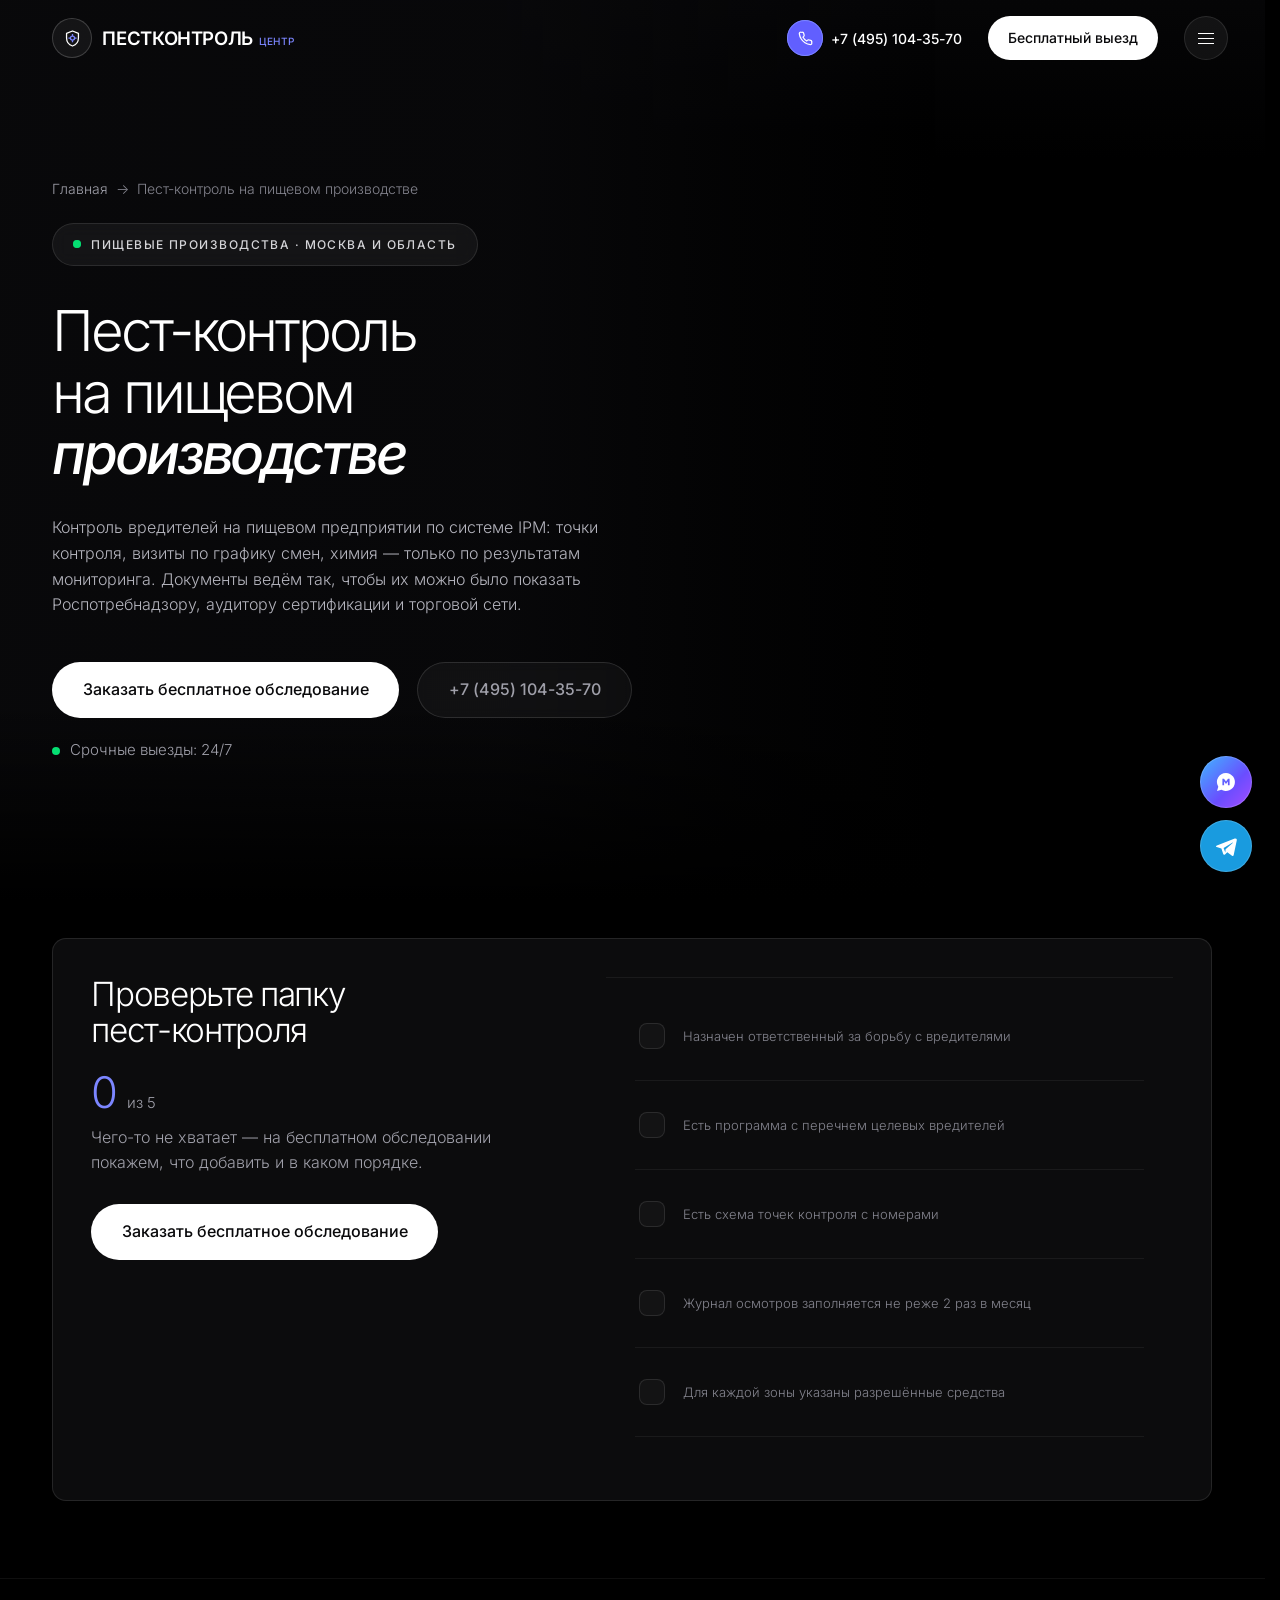
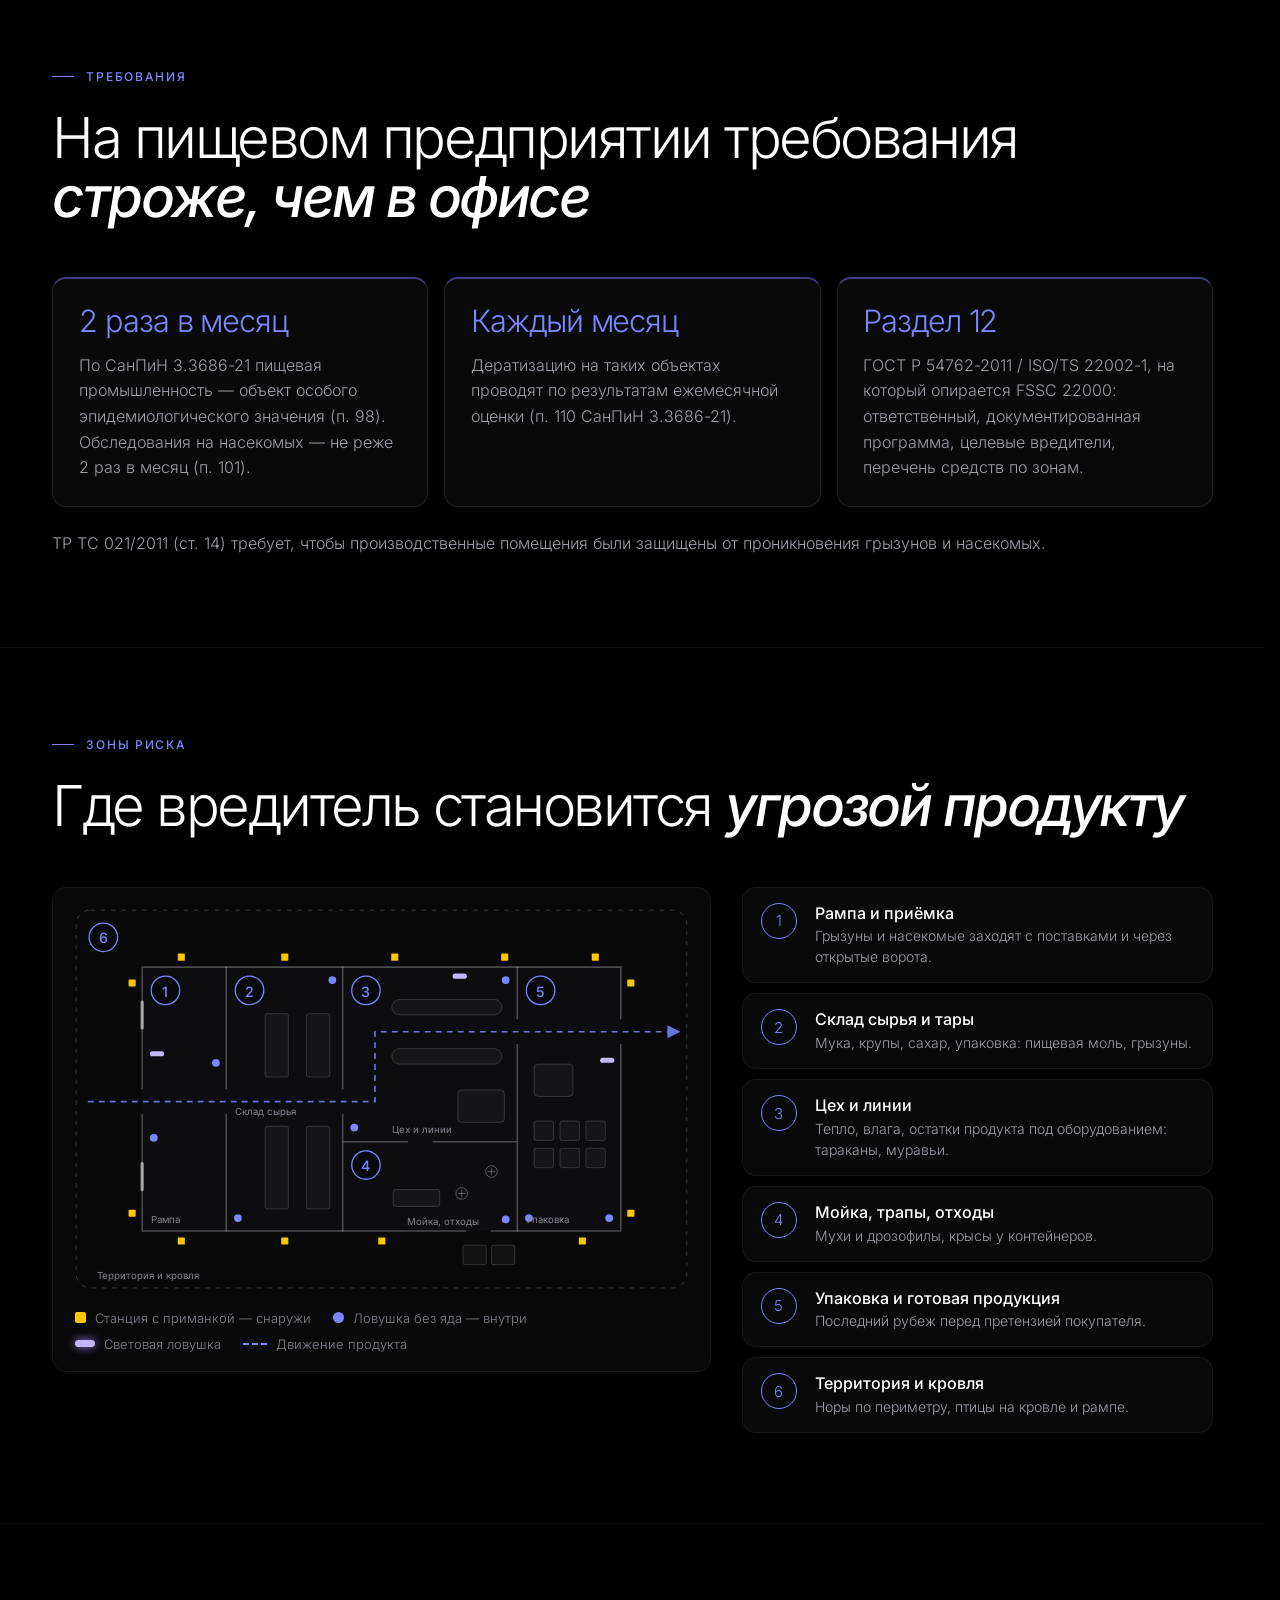
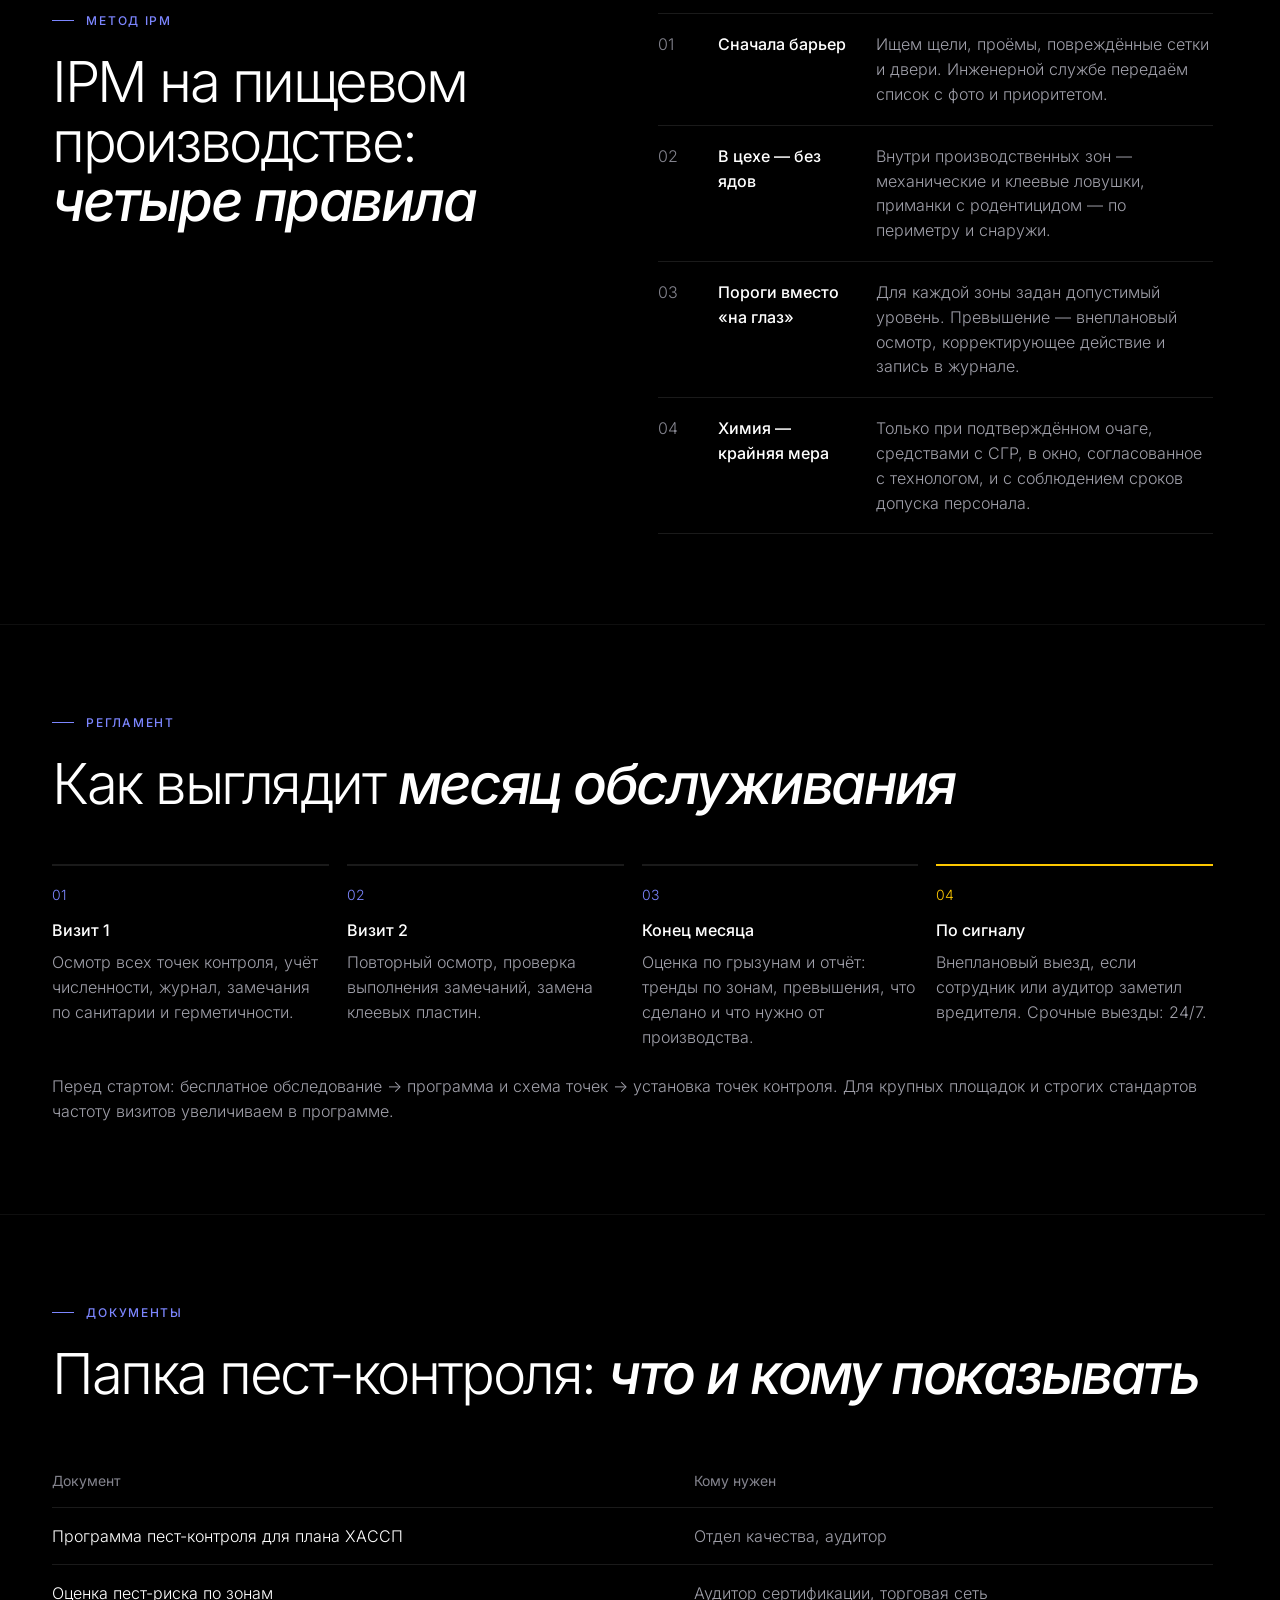
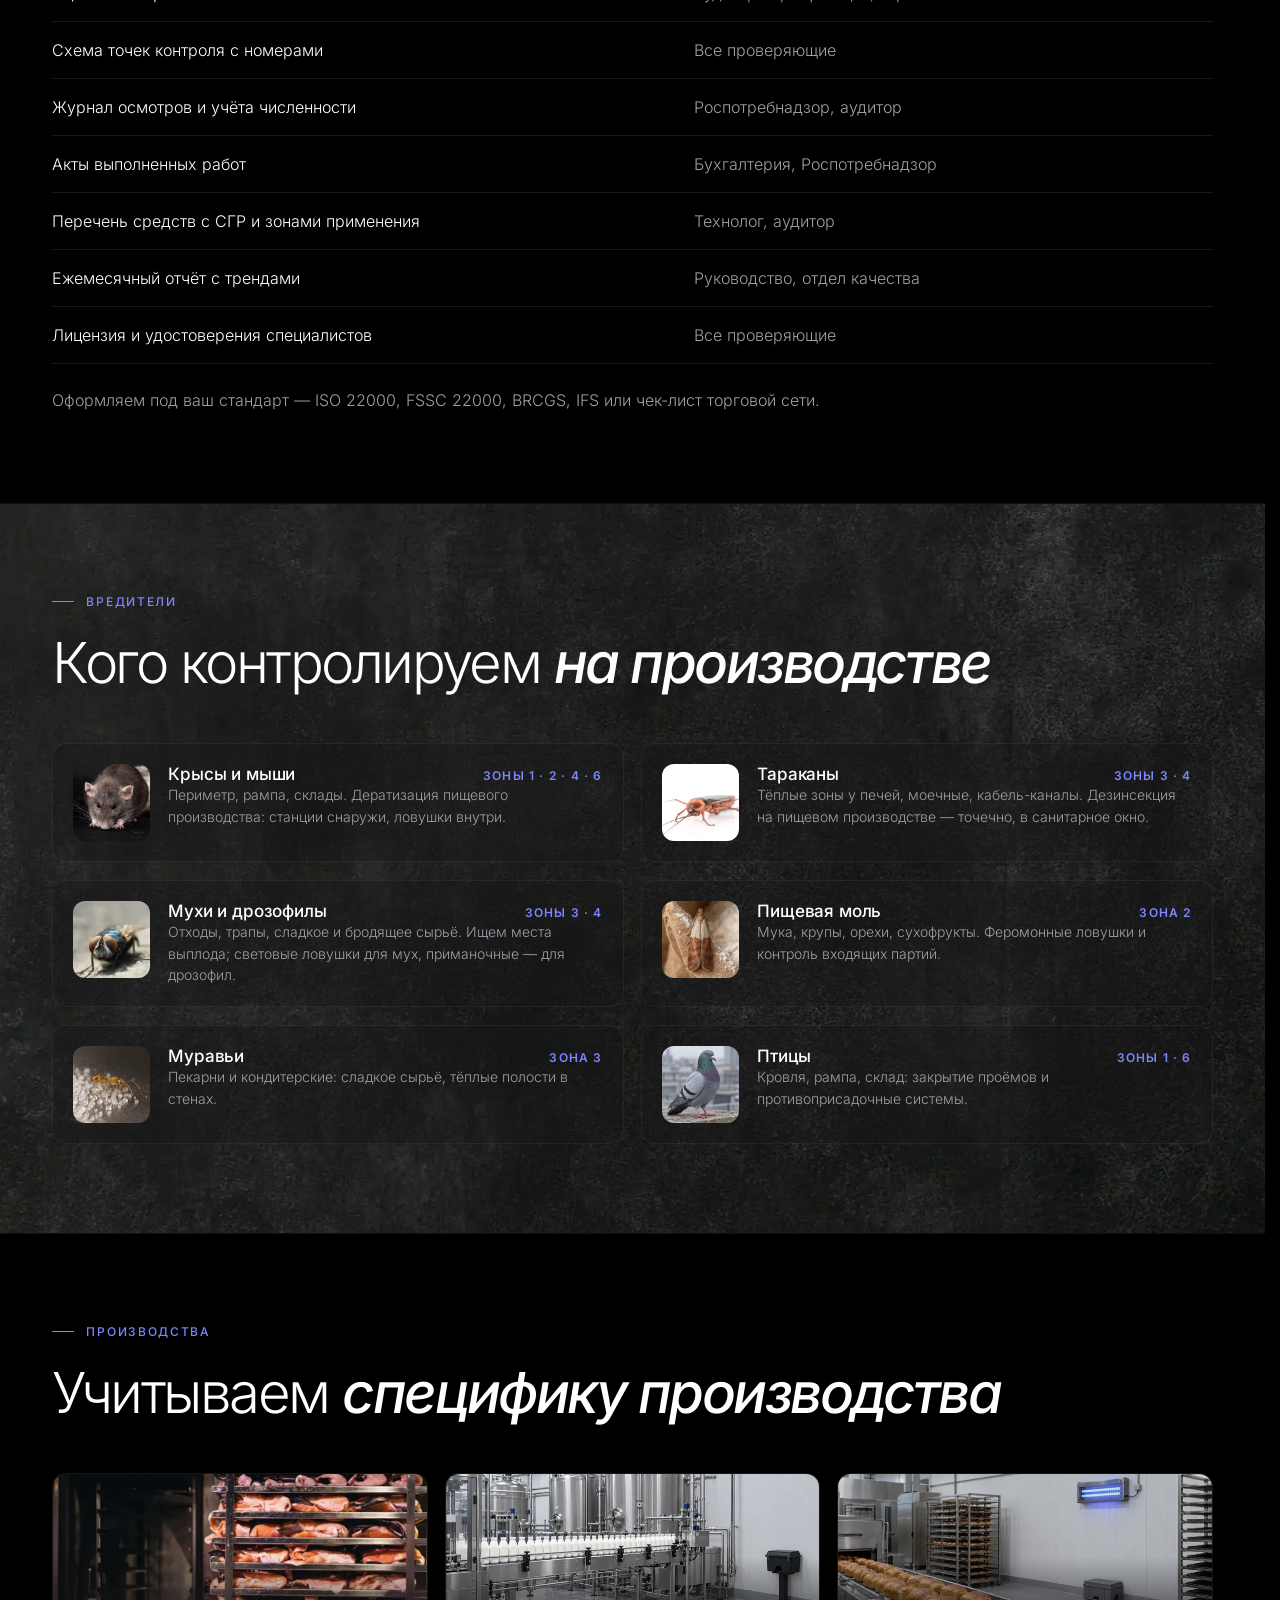
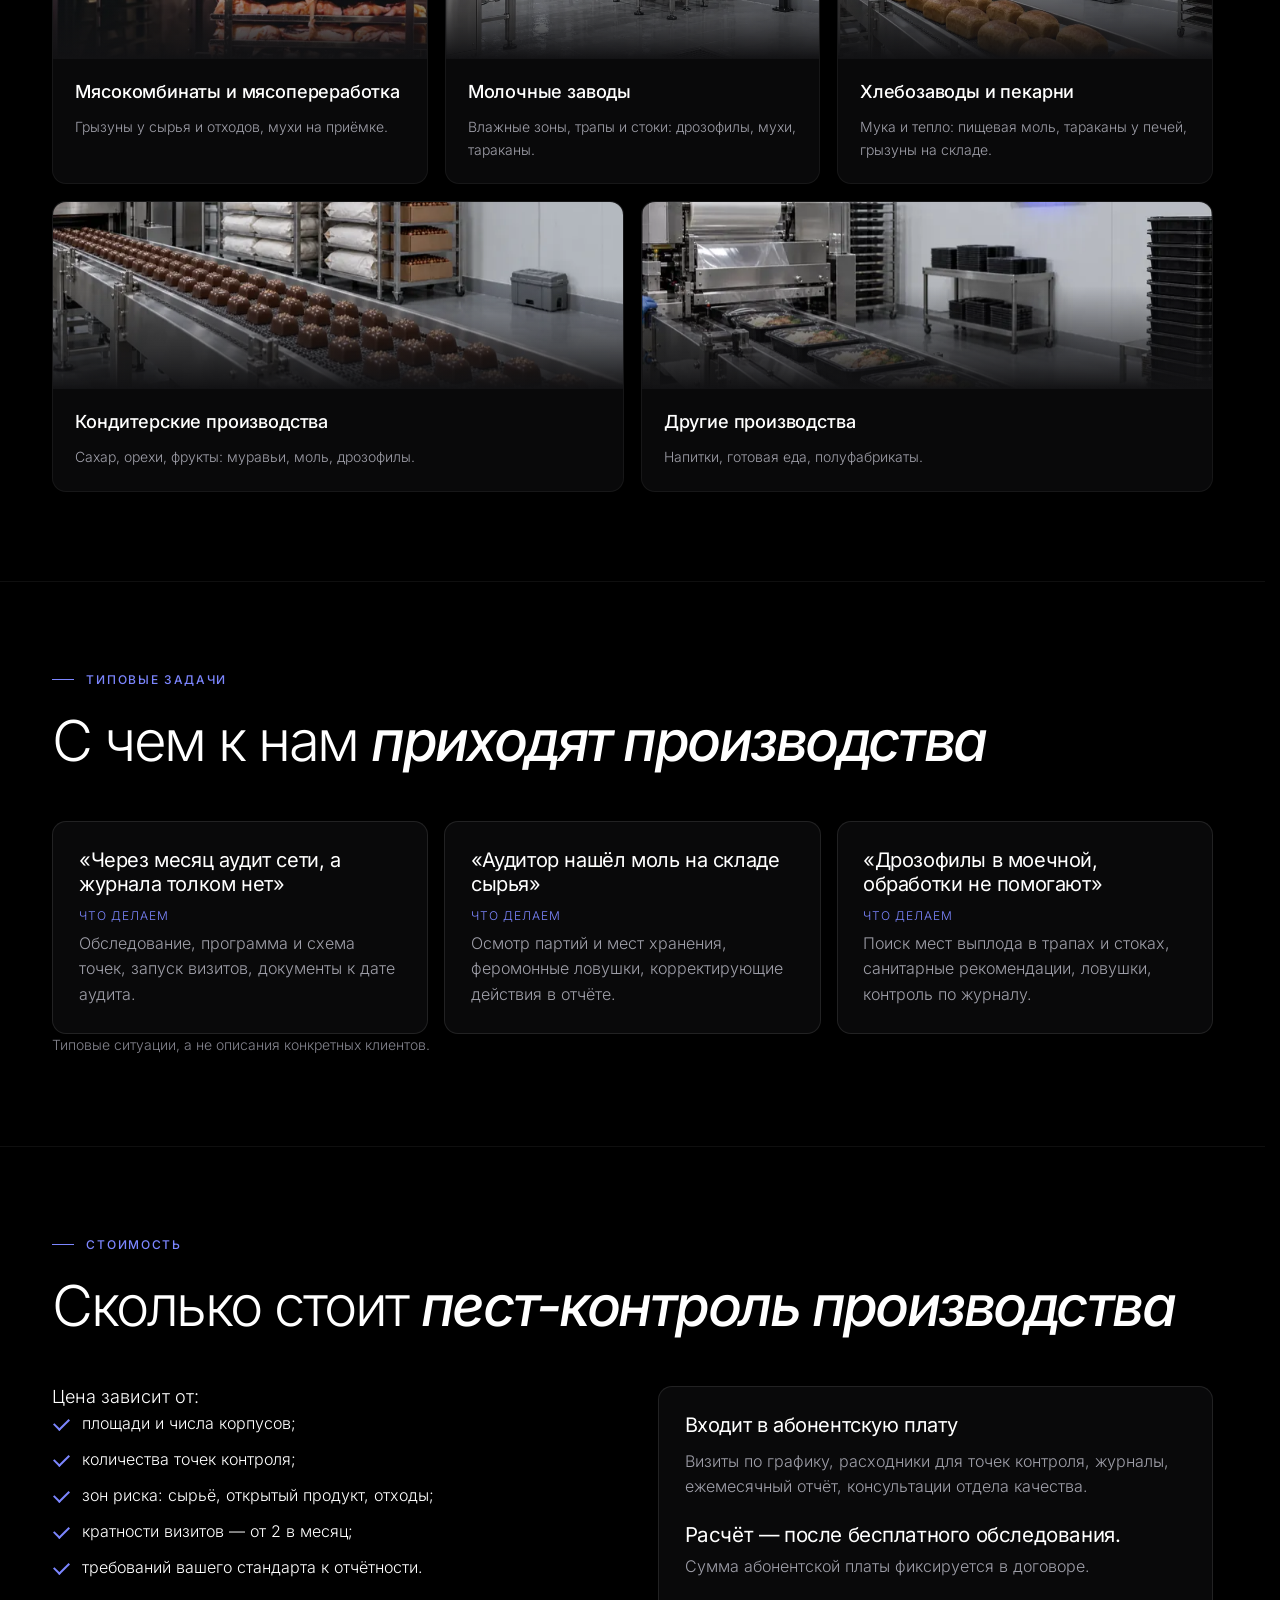
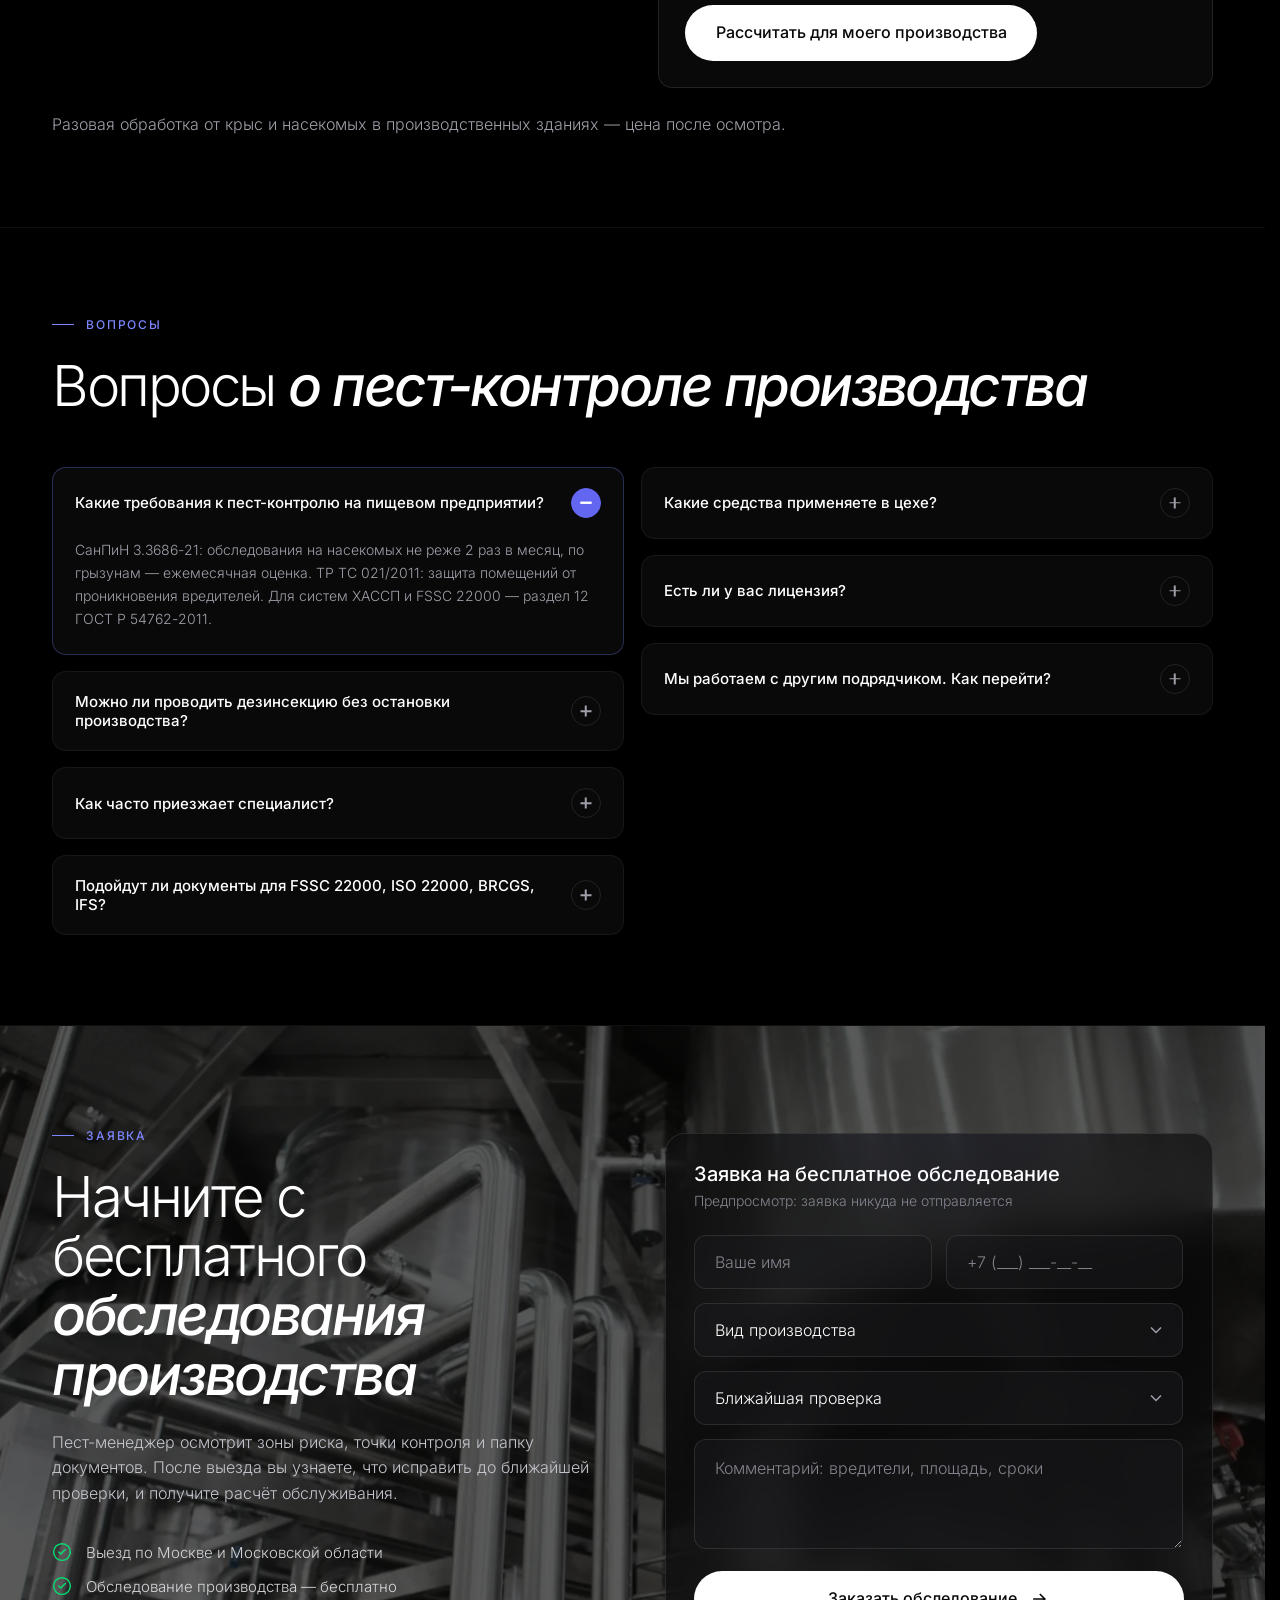
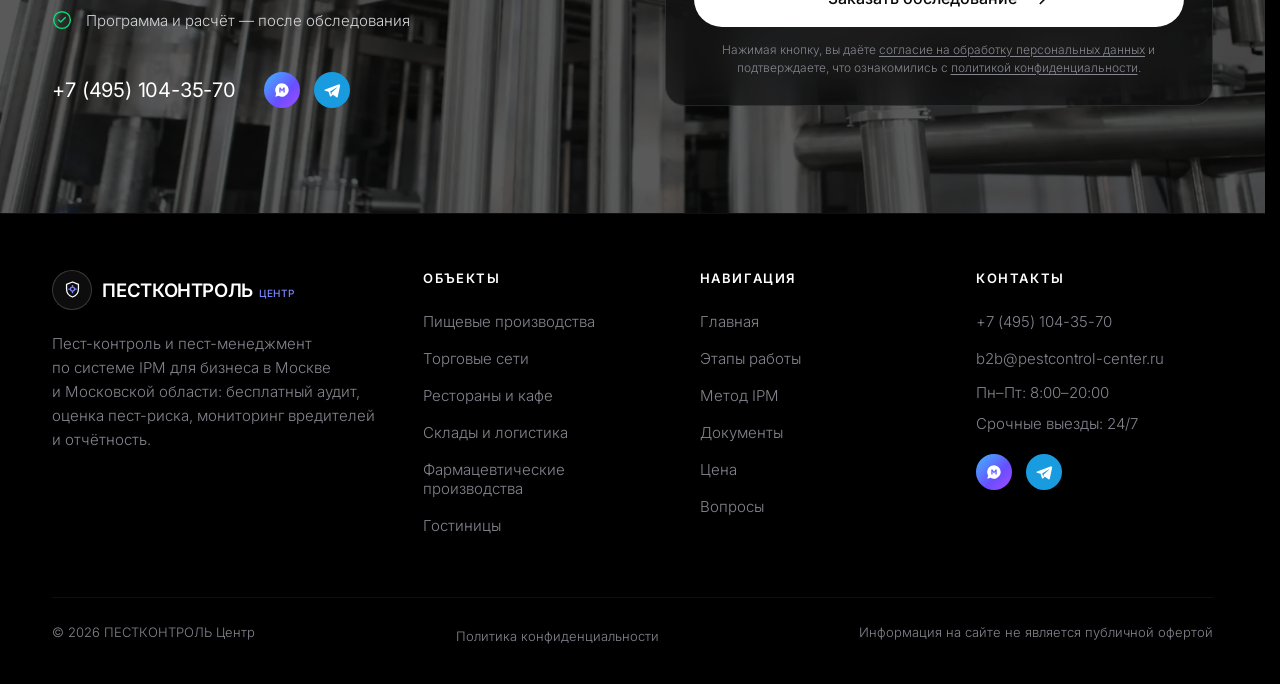
<file: pishchevoe-proizvodstvo/index.html>
<!doctype html>
<html lang="ru">
<head>
<meta charset="utf-8">
<meta name="robots" content="noindex, nofollow">
<meta name="viewport" content="width=device-width, initial-scale=1, viewport-fit=cover">
<title>Пест-контроль на пищевом производстве в Москве и области | ПЕСТКОНТРОЛЬ Центр</title>
<meta name="description" content="Пест-контроль пищевого предприятия по системе IPM: мониторинг грызунов и насекомых не реже 2 раз в месяц, программа и журналы для ХАССП, FSSC 22000 и аудитов торговых сетей. Бесплатное обследование.">
<link rel="canonical" href="https://xn----itbbsflddbfpfdodg9d0f.xn--p1ai/pishchevoe-proizvodstvo/">
<meta name="theme-color" content="#000000">
<meta property="og:type" content="website">
<meta property="og:locale" content="ru_RU">
<meta property="og:site_name" content="ПЕСТКОНТРОЛЬ Центр">
<meta property="og:url" content="https://xn----itbbsflddbfpfdodg9d0f.xn--p1ai/pishchevoe-proizvodstvo/">
<meta property="og:title" content="Пест-контроль на пищевом производстве в Москве и области">
<meta property="og:description" content="Пест-контроль пищевого предприятия по системе IPM: мониторинг грызунов и насекомых не реже 2 раз в месяц, программа и журналы для ХАССП, FSSC 22000 и аудитов торговых сетей. Бесплатное обследование.">
<link rel="icon" href="data:image/svg+xml,%3Csvg xmlns='http://www.w3.org/2000/svg' viewBox='0 0 32 32'%3E%3Ccircle cx='16' cy='16' r='15' fill='%2309090b' stroke='%237c86ff' stroke-width='2'/%3E%3Cpath d='M16 7l7 3v5c0 5-3 8.5-7 10-4-1.5-7-5-7-10v-5z' fill='none' stroke='%23fff' stroke-width='2'/%3E%3C/svg%3E">
<link rel="preload" href="../fonts/inter-ru-wght-normal.woff2" as="font" type="font/woff2" crossorigin>
<link rel="preload" href="../img/food-hero.webp" as="image" media="(min-width:761px)">
<link rel="preload" href="../img/food-hero-mob.webp" as="image" media="(max-width:760px)">
<script>document.documentElement.className+=' js anim-fail no-intro';</script>
<link rel="stylesheet" href="../style.css?v=20261029d">
<style>.d-page .s{padding:clamp(64px,7vw,128px) 0;border-top:1px solid var(--line)}.d-crumbs{padding-top:calc(clamp(68px,6vw,115px) + 20px);font-size:14px;color:var(--t3);display:flex;flex-wrap:wrap;gap:8px}.d-crumbs a{color:var(--t2)}.d-crumbs a:hover{color:var(--t1)}.d-hero{padding:clamp(28px,3vw,56px) 0 clamp(64px,7vw,128px)}.d-hero .wrap{display:grid;grid-template-columns:minmax(0,1.15fr) minmax(0,.85fr);gap:clamp(28px,4vw,80px);align-items:center}.d-hero h1{font-size:clamp(34px,4.2vw,80px);line-height:1.05;letter-spacing:-.045em;font-weight:300;margin:18px 0 0}.d-ticks{list-style:none;padding:0;margin:28px 0 34px;display:grid;gap:12px}.d-ticks li{position:relative;padding-left:30px;line-height:1.5}.d-ticks li::before{content:"";position:absolute;left:2px;top:.42em;width:13px;height:7px;border-left:2px solid var(--acc);border-bottom:2px solid var(--acc);transform:rotate(-45deg)}.d-btns{display:flex;flex-wrap:wrap;gap:12px}.ph-img{aspect-ratio:4/3;border:1.5px dashed var(--line2);border-radius:var(--r);display:flex;align-items:center;justify-content:center;text-align:center;padding:28px;color:var(--t3);font-size:14px;line-height:1.5;background:rgba(255,255,255,.02)}.ph-doc{aspect-ratio:3/4;max-width:340px}.d-cards{display:grid;grid-template-columns:repeat(3,minmax(0,1fr));gap:16px}.d-card{background:var(--card);border:1px solid var(--line2);border-radius:var(--r);padding:clamp(22px,2vw,34px)}.d-card h3{font-size:clamp(20px,1.5vw,26px);font-weight:400;letter-spacing:-.02em;margin:0 0 12px}.d-card p{color:var(--t2);line-height:1.6;margin:0}.d-note{color:var(--t2);margin:24px 0 0;line-height:1.6}.d-strong{color:var(--t1);font-size:clamp(18px,1.3vw,22px)}.d-split{display:grid;grid-template-columns:minmax(0,1fr) minmax(0,340px);gap:clamp(28px,4vw,80px);align-items:start}.d-two{display:grid;grid-template-columns:minmax(0,1fr) minmax(0,1fr);gap:clamp(28px,4vw,80px);align-items:start}.d-two .head{margin-bottom:0}.d-two .d-ticks{margin:0}.d-terms{list-style:none;counter-reset:t;padding:0;margin:0;border-top:1px solid var(--line2)}.d-terms li{display:grid;grid-template-columns:44px minmax(0,.42fr) minmax(0,1fr);gap:16px;padding:18px 0;border-bottom:1px solid var(--line2);line-height:1.55}.d-terms li::before{counter-increment:t;content:counter(t,decimal-leading-zero);color:var(--t3)}.d-terms b{font-weight:500}.d-terms span{color:var(--t2)}.d-doc{display:grid;gap:16px;justify-items:start}.d-small{font-size:14px;color:var(--t3);margin:0}.d-steps{list-style:none;counter-reset:st;padding:0;margin:0;display:grid;grid-template-columns:repeat(5,minmax(0,1fr));gap:18px}.d-steps li{border-top:2px solid var(--line2);padding-top:18px;line-height:1.55}.d-steps li::before{counter-increment:st;content:"0" counter(st);display:block;color:var(--acc);font-size:14px;margin-bottom:12px}.d-steps b{display:block;font-weight:500;margin-bottom:8px}.d-steps span{color:var(--t2)}.d-table{width:100%;border-collapse:collapse;line-height:1.5}.d-table th,.d-table td{text-align:left;vertical-align:top;padding:16px 20px 16px 0;border-bottom:1px solid var(--line2)}.d-table th{color:var(--t3);font-weight:400;font-size:14px}.d-table td{color:var(--t2)}.d-table td:first-child{color:var(--t1)}.d-vs td:first-child{color:var(--t2)}.d-vs th:last-child,.d-vs td:last-child{color:var(--t1);background:rgba(124,134,255,.07);padding-left:20px}.d-cols2{display:grid;grid-template-columns:repeat(2,minmax(0,1fr));gap:16px;margin-top:28px}.d-chips{list-style:none;padding:0;margin:0;display:flex;flex-wrap:wrap;gap:10px}.d-chips a{display:inline-block;padding:12px 18px;border:1px solid var(--line2);border-radius:999px;color:var(--t1);transition:border-color .2s}.d-chips a:hover{border-color:var(--acc)}.tbd{background:rgba(255,209,102,.14);color:#ffd166;border-radius:4px;padding:0 .2em}.d-page .cta .sub{margin-bottom:30px}@media (max-width:1100px){.d-steps{grid-template-columns:repeat(2,minmax(0,1fr))}}@media (max-width:860px){.d-hero .wrap,.d-split,.d-two,.d-cols2,.d-cards{grid-template-columns:minmax(0,1fr)}.d-terms li{grid-template-columns:36px minmax(0,1fr);gap:6px 12px}.d-terms span{grid-column:2}.ph-doc{display:none}}@media (max-width:600px){.d-steps{grid-template-columns:minmax(0,1fr)}.d-table thead{display:none}.d-table,.d-table tbody,.d-table tr,.d-table td{display:block;width:100%}.d-table tr{border:1px solid var(--line2);border-radius:var(--r);padding:6px 16px;margin-bottom:12px}.d-table td{border:0;padding:10px 0}.d-table td+td{border-top:1px solid var(--line)}.d-table td::before{content:attr(data-l);display:block;font-size:13px;color:var(--t3);margin-bottom:4px}.d-vs td:last-child{background:none;padding-left:0}.d-page .form .btn-lg{padding:0 16px}}.hdr .nav a{white-space:nowrap}.f-lazy:not(.bg-in){background-image:none!important}
.f-hero .hero-media{overflow:hidden}.f-hero .hero-media::after{content:"";position:absolute;inset:0 0 auto;height:200px;background:linear-gradient(180deg,rgba(9,9,11,.72),rgba(9,9,11,0));pointer-events:none}.f-hero .f-hero-img{position:absolute;inset:0;width:100%;height:100%;object-fit:cover;object-position:64% 50%;filter:saturate(.95)}.f-hero::before{background:linear-gradient(90deg,rgba(9,9,11,.92) 0%,rgba(9,9,11,.84) 40%,rgba(9,9,11,.32) 58%,rgba(9,9,11,0) 74%)}.f-hero::after{height:22%}.f-hero p.lead{max-width:600px}.f-crumbs{display:flex;flex-wrap:wrap;gap:8px;font-size:14px;color:var(--t3);margin:0 0 26px}.f-crumbs a{color:var(--t2)}.f-crumbs a:hover{color:var(--t1)}.f-urgent{margin:22px 0 0;color:var(--t2);font-size:15px}.f-urgent::before{content:"";display:inline-block;width:8px;height:8px;border-radius:50%;background:var(--grn);margin-right:10px;vertical-align:middle}
.f-checks{position:relative;padding:clamp(28px,3vw,56px) 0 clamp(56px,6vw,110px)}.f-check.panel{max-width:none}.f-check-in{position:relative;z-index:1;display:grid;grid-template-columns:minmax(0,.9fr) minmax(0,1.1fr);gap:clamp(24px,4vw,80px);padding:clamp(24px,3vw,52px)}.f-check-t{font-size:clamp(28px,2.6vw,48px);line-height:1.08;letter-spacing:-.04em;font-weight:300;margin:0}.f-check-res{margin:22px 0 10px;color:var(--t2);font-size:15px}.f-check-res b{font-size:clamp(40px,3.4vw,64px);font-weight:300;letter-spacing:-.04em;color:var(--acc);margin-right:6px;line-height:1;transition:color .3s}.f-check-res.full b{color:var(--grn)}.f-check-note{color:var(--t2);line-height:1.6;margin:0 0 28px;max-width:440px}.f-check-list{list-style:none;margin:0;padding:0;display:grid;align-content:center;border-top:1px solid var(--line)}.f-check-list li{border-bottom:1px solid var(--line)}.f-check-list label{display:flex;gap:18px;align-items:center;padding:18px 4px;cursor:pointer;font-size:clamp(16px,1.15vw,20px);line-height:1.4;color:var(--t2);transition:color .25s}.f-check-list label:hover{color:var(--t1)}.f-check-list input{appearance:none;-webkit-appearance:none;flex:none;width:26px;height:26px;margin:0;border-radius:8px;border:1.4px solid var(--line2);background:rgba(255,255,255,.03) center/14px no-repeat;cursor:pointer;transition:background-color .25s,border-color .25s}.f-check-list input:checked{background-color:var(--acc2);border-color:var(--acc);background-image:url("data:image/svg+xml,%3Csvg xmlns='http://www.w3.org/2000/svg' viewBox='0 0 14 14'%3E%3Cpath d='M2.5 7.5l3 3 6-7' fill='none' stroke='%23fff' stroke-width='2' stroke-linecap='round' stroke-linejoin='round'/%3E%3C/svg%3E")}.f-check-list input:focus-visible{outline:2px solid var(--acc);outline-offset:3px}.f-check-list input:checked+span{color:var(--t1)}
.d-card .f-num{font-size:clamp(28px,2.4vw,44px);line-height:1.05;letter-spacing:-.035em;font-weight:300;color:var(--acc);margin:0 0 16px}.f-req .d-card{border-top:2px solid rgba(124,134,255,.45)}
.f-zmap{display:grid;grid-template-columns:minmax(0,1.4fr) minmax(0,1fr);gap:clamp(20px,2.4vw,44px);align-items:start}.f-plan{margin:0;padding:clamp(14px,1.4vw,26px)}.f-plan svg{display:block;width:100%;height:auto}.f-plan svg *{pointer-events:none}.f-plan .zf,.f-plan .bdg{pointer-events:all}.f-plan .zf{fill:transparent;transition:fill .3s,stroke .3s}.f-plan .z.on .zf{fill:rgba(124,134,255,.14)}.f-plan .z6.on .zf{fill:rgba(124,134,255,.05);stroke:#7c86ff}.f-plan .bdg circle{fill:#09090b;stroke:#7c86ff;stroke-width:2;transition:fill .3s}.f-plan .bdg text{fill:#7c86ff;font:500 22px Inter,system-ui,sans-serif;text-anchor:middle;dominant-baseline:central;transition:fill .3s}.f-plan .bdg.on circle{fill:#7c86ff}.f-plan .bdg.on text{fill:#fff}.f-plan .lbl text{fill:#84848e;font:400 15px Inter,system-ui,sans-serif}.f-legend{display:flex;flex-wrap:wrap;gap:10px 22px;margin:16px 4px 2px;font-size:13px;color:var(--t3)}.f-legend span{display:inline-flex;align-items:center;gap:9px}.f-legend i{flex:none;display:inline-block}.lg-st{width:11px;height:11px;border-radius:2px;background:var(--yel)}.lg-tr{width:11px;height:11px;border-radius:50%;background:var(--acc)}.lg-uv{width:20px;height:7px;border-radius:4px;background:#c4b5fd;box-shadow:0 0 8px rgba(167,139,250,.9)}.lg-fl{width:24px;border-top:2px dashed var(--acc)}.f-zlist{list-style:none;padding:0;margin:0;display:grid;gap:10px;counter-reset:zl}.f-zlist li{display:grid;grid-template-columns:40px minmax(0,1fr);gap:2px 14px;align-items:start;padding:15px 18px;border:1.4px solid var(--line);border-radius:var(--r);background:var(--card);transition:border-color .3s,background .3s;outline:none;cursor:default}.f-zlist li::before{counter-increment:zl;content:counter(zl);grid-row:1/span 2;width:34px;height:34px;border-radius:50%;border:1.4px solid var(--acc);color:var(--acc);display:flex;align-items:center;justify-content:center;font-size:15px;transition:background .3s,color .3s}.f-zlist b{font-weight:500;font-size:clamp(16px,1.05vw,19px);line-height:1.3}.f-zlist span{color:var(--t2);font-size:clamp(14px,.9vw,16px);line-height:1.5}.f-zlist li.on,.f-zlist li:hover,.f-zlist li:focus-visible{border-color:rgba(124,134,255,.6);background:rgba(124,134,255,.08)}.f-zlist li.on::before{background:var(--acc);color:#fff}
.f-steps4{grid-template-columns:repeat(4,minmax(0,1fr))}.d-steps li.f-alert{border-top-color:var(--yel)}.d-steps li.f-alert::before{color:var(--yel)}
.inds.f-inds{grid-template-columns:repeat(6,minmax(0,1fr))}.inds.f-inds>*{grid-column:span 2}.inds.f-inds>:nth-child(n+4){grid-column:span 3}.inds.f-inds>:nth-child(n+4) .ind-img{aspect-ratio:834/275}
.f-lbl{display:block;font-size:12px;letter-spacing:.08em;text-transform:uppercase;color:var(--acc);margin:4px 0 8px}.f-mb{margin:0 0 4px}.f-pricecard .f-price{margin:22px 0 26px;color:var(--t2);line-height:1.6}.f-pricecard .f-price b{display:block;color:var(--t1);font-weight:400;font-size:clamp(20px,1.6vw,28px);letter-spacing:-.02em;line-height:1.25;margin-bottom:6px}.d-card .btn{max-width:100%;white-space:normal;text-align:center;line-height:1.25}
@media (max-width:1100px){.f-steps4{grid-template-columns:repeat(2,minmax(0,1fr))}.f-zmap,.f-check-in{grid-template-columns:minmax(0,1fr)}.inds.f-inds{grid-template-columns:repeat(2,minmax(0,1fr))}.inds.f-inds>*,.inds.f-inds>:nth-child(n+4){grid-column:auto}.inds.f-inds>:nth-child(n+4) .ind-img{aspect-ratio:556/275}.inds.f-inds>:last-child{grid-column:1/-1}.inds.f-inds>:last-child .ind-img{aspect-ratio:834/275}}
@media (max-width:900px){.hdr{background:rgba(0,0,0,.72);backdrop-filter:blur(18px);-webkit-backdrop-filter:blur(18px);border-color:var(--line)}.f-hero{display:block;min-height:0;padding:68px 0 clamp(44px,8vw,72px)}.f-hero::before,.f-hero::after{display:none}.f-hero .hero-media{position:relative;inset:auto;width:100%;aspect-ratio:16/9}.f-hero .hero-media::after{height:100%;background:linear-gradient(180deg,rgba(0,0,0,0) 62%,#000 100%)}.f-hero .f-hero-img{object-position:70% 50%;filter:none}.f-hero .wrap{margin-top:-24px}.f-hero p.lead{max-width:760px}}@media (max-width:760px){.f-hero .hero-media{aspect-ratio:4/3}.f-hero .f-hero-img{object-position:50% 50%}.f-crumbs{font-size:13px;margin-bottom:18px}.inds.f-inds{grid-template-columns:minmax(0,1fr)}.inds.f-inds>:last-child{grid-column:auto}.inds.f-inds>:last-child .ind-img{aspect-ratio:556/275}}
@media (max-width:600px){.f-steps4{grid-template-columns:minmax(0,1fr)}.d-btns .btn,.d-card .btn,.f-check .btn{width:100%;white-space:normal;text-align:center;line-height:1.25}.d-page .btn-lg{padding:0 16px}.f-plan .lbl{display:none}.f-check-in{padding:24px 20px}.f-check-list label{padding:15px 2px;gap:14px}.f-zlist li{padding:14px}}
@media (max-width:400px){.hdr .wrap{gap:10px}.hdr-right{gap:8px}.logo{gap:8px}.logo-mark{width:34px;height:34px}.logo-name{font-size:15px}.phone i,.burger{width:40px;height:40px}}@media (max-width:340px){.logo-sub{display:none}}</style>
<script type="application/ld+json">{"@context":"https://schema.org","@type":"BreadcrumbList","itemListElement":[{"@type":"ListItem","position":1,"name":"Главная","item":"https://xn----itbbsflddbfpfdodg9d0f.xn--p1ai/"},{"@type":"ListItem","position":2,"name":"Пест-контроль на пищевом производстве","item":"https://xn----itbbsflddbfpfdodg9d0f.xn--p1ai/pishchevoe-proizvodstvo/"}]}</script>
</head>
<body class="d-page">
<a class="skip" href="#main">Перейти к содержанию</a>
<div class="progress" aria-hidden="true"><i id="progress"></i></div>

<header class="hdr" id="hdr">
  <div class="wrap">
    <a href="../" class="logo" aria-label="ПЕСТКОНТРОЛЬ Центр — на главную">
      <span class="logo-mark"><svg viewBox="0 0 24 24" fill="none" stroke="#fff" stroke-width="1.6" stroke-linejoin="round" aria-hidden="true"><path d="M12 2.5l7.5 3v6c0 5-3.2 8.6-7.5 10-4.3-1.4-7.5-5-7.5-10v-6z"/><circle cx="12" cy="11.5" r="2.6" stroke="#7c86ff"/><path d="M12 6.2v2.7M12 14.1v2.7M6.8 11.5h2.6M14.6 11.5h2.6" stroke="#7c86ff"/></svg></span>
      <span class="logo-txt"><span class="logo-name">ПЕСТКОНТРОЛЬ</span> <span class="logo-sub">Центр</span></span>
    </a>
    <nav class="nav" aria-label="Основное меню"> <a href="#trebovaniya">Требования</a><a href="#zony">Зоны</a><a href="#ipm">IPM</a><a href="#dokumenty">Документы</a><a href="#stoimost">Цена</a><a href="#voprosy">Вопросы</a> </nav>
    <div class="hdr-right">
      <a class="phone" href="tel:+74951043570" aria-label="Позвонить: +7 (495) 104-35-70"><i><svg viewBox="0 0 24 24" fill="none" stroke="#fff" stroke-width="2" aria-hidden="true"><path d="M22 16.9v3a2 2 0 0 1-2.2 2 19.8 19.8 0 0 1-8.6-3.1 19.5 19.5 0 0 1-6-6A19.8 19.8 0 0 1 2.1 4.2 2 2 0 0 1 4.1 2h3a2 2 0 0 1 2 1.7c.1 1 .4 1.9.7 2.8a2 2 0 0 1-.5 2.1L8 9.9a16 16 0 0 0 6 6l1.3-1.3a2 2 0 0 1 2.1-.4c.9.3 1.8.6 2.8.7a2 2 0 0 1 1.7 2z"/></svg></i><span>+7 (495) 104-35-70</span></a>
      <div class="msg">
        <a href="https://max.ru/u/f9LHodD0cOIlIUXFkt4KMFP88lD8n4TArBiTcV7RI1XML5c4o39QfsDBXUc" class="max" aria-label="Написать в Max" target="_blank" rel="noopener noreferrer"><svg viewBox="0 0 24 24" fill="#fff" aria-hidden="true"><path d="M12 3a9 9 0 0 0-7.7 13.7L3 21l4.4-1.2A9 9 0 1 0 12 3zm-3.6 12.3V8.7h1.6l2 2.8 2-2.8h1.6v6.6h-1.7v-3.9L12 14l-1.9-2.6v3.9z"/></svg></a>
        <a href="https://t.me/Centr_Dezinfection?text=%D0%97%D0%B4%D1%80%D0%B0%D0%B2%D1%81%D1%82%D0%B2%D1%83%D0%B9%D1%82%D0%B5!%20%D0%9F%D0%B8%D1%88%D1%83%20%D1%81%20%D1%81%D0%B0%D0%B9%D1%82%D0%B0%20%D0%BF%D0%B5%D1%81%D1%82%D0%BA%D0%BE%D0%BD%D1%82%D1%80%D0%BE%D0%BB%D1%8C-%D1%86%D0%B5%D0%BD%D1%82%D1%80.%D1%80%D1%84" class="tg" aria-label="Написать в Telegram" target="_blank" rel="noopener noreferrer"><svg viewBox="0 0 24 24" fill="#fff" aria-hidden="true"><path d="M21.4 4.3 2.9 11.4c-1.3.5-1.2 1.2-.2 1.5l4.7 1.5 1.8 5.6c.2.6.4.8.9.8.4 0 .6-.2.9-.4l2.3-2.2 4.7 3.5c.9.5 1.5.2 1.7-.8l3.1-14.6c.3-1.3-.5-1.8-1.4-1.5zM9.6 14.1l8.6-5.4c.4-.3.8-.1.5.2l-7.1 6.4-.3 3.3z"/></svg></a>
      </div>
      <a href="#zayavka" class="btn btn-w btn-sm" data-magnet><span class="btn-t">Бесплатный выезд</span></a>
      <button class="burger" id="burger" aria-label="Открыть меню" aria-expanded="false" aria-controls="mmenu"><span></span></button>
    </div>
  </div>
</header>
<nav class="mmenu" id="mmenu" aria-label="Мобильное меню"> <a href="../">Главная</a><a href="#trebovaniya">Требования</a><a href="#zony">Зоны риска</a><a href="#ipm">Метод IPM</a><a href="#mesyac">Месяц обслуживания</a><a href="#dokumenty">Документы</a><a href="#stoimost">Цена</a><a href="#voprosy">Вопросы</a> <a href="#zayavka" class="btn btn-w btn-lg"><span class="btn-t">Заказать бесплатное обследование</span></a> </nav>

<main id="main" tabindex="-1">
<section class="hero f-hero" id="hero">
  <div class="hero-media"><picture><source media="(max-width:760px)" srcset="../img/food-hero-mob.webp" width="1013" height="760"><img class="f-hero-img" src="../img/food-hero.webp" width="1615" height="974" alt="Специалист проверяет станцию контроля грызунов в цехе пищевого производства" fetchpriority="high" decoding="async"></picture></div>
  <div class="wrap">
    <div class="hero-copy">
      <nav class="f-crumbs" aria-label="Навигационная цепочка"><a href="../">Главная</a><span aria-hidden="true">→</span><span aria-current="page">Пест-контроль на пищевом производстве</span></nav>
      <span class="badge"><span class="dot"></span>Пищевые производства · Москва и область</span>
      <h1><span class="ln"><span><span class="nw">Пест-контроль</span></span></span> <span class="ln"><span>на пищевом</span></span> <span class="ln"><span><em>производстве</em></span></span></h1>
      <p class="lead">Контроль вредителей на пищевом предприятии по системе IPM: точки контроля, визиты по графику смен, химия — только по результатам мониторинга. Документы ведём так, чтобы их можно было показать Роспотребнадзору, аудитору сертификации и торговой сети.</p>
      <div class="hero-ctas">
        <a href="#zayavka" class="btn btn-w btn-lg"><span class="btn-t">Заказать бесплатное обследование</span></a>
        <a href="tel:+74951043570" class="btn btn-o btn-lg"><span class="btn-t">+7 (495) 104-35-70</span></a>
      </div>
      <p class="f-urgent">Срочные выезды: 24/7</p>
    </div>
  </div>
</section>

<section class="f-checks" id="samoproverka" aria-labelledby="chk-t">
  <div class="wrap">
    <div class="panel f-check">
      <div class="panel-scan" aria-hidden="true"></div>
      <div class="f-check-in">
        <div class="f-check-l">
          <h2 id="chk-t" class="f-check-t">Проверьте папку <span class="nw">пест-контроля</span></h2>
          <p class="f-check-res"><b id="chk-n">0</b> из 5</p>
          <p class="f-check-note" id="chk-note" aria-live="polite">Чего-то не хватает — на бесплатном обследовании покажем, что добавить и в каком порядке.</p>
          <a href="#zayavka" class="btn btn-w btn-lg"><span class="btn-t">Заказать бесплатное обследование</span></a>
        </div>
        <ul class="f-check-list">
          <li><label><input type="checkbox"><span>Назначен ответственный за&nbsp;борьбу с&nbsp;вредителями</span></label></li>
          <li><label><input type="checkbox"><span>Есть программа с&nbsp;перечнем целевых вредителей</span></label></li>
          <li><label><input type="checkbox"><span>Есть схема точек контроля с&nbsp;номерами</span></label></li>
          <li><label><input type="checkbox"><span>Журнал осмотров заполняется не&nbsp;реже 2&nbsp;раз в&nbsp;месяц</span></label></li>
          <li><label><input type="checkbox"><span>Для каждой зоны указаны разрешённые средства</span></label></li>
        </ul>
      </div>
    </div>
  </div>
</section>

<section class="s" id="trebovaniya">
  <div class="wrap">
    <div class="head"><div class="eyebrow">Требования</div><h2>На пищевом предприятии требования <em>строже, чем в&nbsp;офисе</em></h2></div>
    <div class="d-cards f-req">
      <article class="d-card"><p class="f-num">2 раза в месяц</p><p>По СанПиН 3.3686-21 пищевая промышленность — объект особого эпидемиологического значения (п.&nbsp;98). Обследования на насекомых — не&nbsp;реже 2&nbsp;раз в&nbsp;месяц (п.&nbsp;101).</p></article>
      <article class="d-card"><p class="f-num">Каждый месяц</p><p>Дератизацию на таких объектах проводят по результатам ежемесячной оценки (п.&nbsp;110 СанПиН 3.3686-21).</p></article>
      <article class="d-card"><p class="f-num">Раздел 12</p><p>ГОСТ Р 54762-2011 / ISO/TS 22002-1, на который опирается FSSC 22000: ответственный, документированная программа, целевые вредители, перечень средств по зонам.</p></article>
    </div>
    <p class="d-note">ТР ТС 021/2011 (ст.&nbsp;14) требует, чтобы производственные помещения были защищены от проникновения грызунов и насекомых.</p>
  </div>
</section>

<section class="s" id="zony">
  <div class="wrap">
    <div class="head"><div class="eyebrow">Зоны риска</div><h2>Где вредитель становится <em>угрозой продукту</em></h2></div>
    <div class="f-zmap">
      <figure class="card f-plan">
        <svg viewBox="0 0 960 600" role="img" aria-labelledby="plan-t">
          <title id="plan-t">Схема пищевого производства: шесть зон риска, точки контроля и движение продукта</title>
          <defs><marker id="f-arw" viewBox="0 0 10 10" refX="7" refY="5" markerWidth="8" markerHeight="8" orient="auto"><path d="M0 0L10 5L0 10z" fill="#7c86ff"/></marker></defs>
          <g class="z z6" data-z="6"><rect class="zf" x="8" y="8" width="944" height="584" rx="22" stroke="rgba(255,255,255,.2)" stroke-width="1.5" stroke-dasharray="7 9"/></g>
          <rect x="110" y="96" width="740" height="408" rx="6" fill="#0d0d10"/>
          <g class="z" data-z="1"><rect class="zf" x="110" y="96" width="130" height="408"/></g>
          <g class="z" data-z="2"><rect class="zf" x="240" y="96" width="180" height="408"/></g>
          <g class="z" data-z="3"><rect class="zf" x="420" y="96" width="270" height="270"/></g>
          <g class="z" data-z="4"><rect class="zf" x="420" y="366" width="270" height="138"/></g>
          <g class="z" data-z="5"><rect class="zf" x="690" y="96" width="160" height="408"/></g>
          <g fill="none" stroke="rgba(255,255,255,.26)" stroke-width="2.5" stroke-linecap="round">
            <path d="M110 284V96H850V176M850 216V504H650M610 504H110V324"/>
            <path d="M240 96V284M240 324V504M420 96V284M420 324V504M690 96V176M690 216V504M420 366H520M560 366H690"/>
          </g>
          <g stroke="rgba(255,255,255,.55)" stroke-width="5" stroke-linecap="round"><path d="M110 150V190M110 400V440"/></g>
          <g fill="rgba(255,255,255,.04)" stroke="rgba(255,255,255,.16)" stroke-width="1.5">
            <rect x="300" y="168" width="36" height="98" rx="3"/><rect x="364" y="168" width="36" height="98" rx="3"/>
            <rect x="300" y="342" width="36" height="128" rx="3"/><rect x="364" y="342" width="36" height="128" rx="3"/>
            <rect x="496" y="146" width="170" height="24" rx="12"/><rect x="496" y="222" width="170" height="24" rx="12"/>
            <rect x="598" y="286" width="72" height="50" rx="6"/>
            <rect x="498" y="440" width="72" height="26" rx="4"/>
            <rect x="716" y="246" width="60" height="50" rx="6"/>
            <rect x="716" y="334" width="30" height="30" rx="3"/><rect x="756" y="334" width="30" height="30" rx="3"/><rect x="796" y="334" width="30" height="30" rx="3"/>
            <rect x="716" y="376" width="30" height="30" rx="3"/><rect x="756" y="376" width="30" height="30" rx="3"/><rect x="796" y="376" width="30" height="30" rx="3"/>
            <rect x="606" y="526" width="36" height="30" rx="3"/><rect x="650" y="526" width="36" height="30" rx="3"/>
          </g>
          <g fill="none" stroke="rgba(255,255,255,.3)" stroke-width="1.5"><circle cx="604" cy="446" r="9"/><circle cx="650" cy="412" r="9"/><path d="M598 446H610M604 440V452M644 412H656M650 406V418"/></g>
          <path d="M26 304H470V196H936" fill="none" stroke="#7c86ff" stroke-width="2.5" stroke-dasharray="9 8" marker-end="url(#f-arw)" opacity=".85"/>
          <g fill="#fdc700" stroke="#09090b" stroke-width="2">
            <rect x="164" y="74" width="13" height="13" rx="2"/><rect x="324" y="74" width="13" height="13" rx="2"/><rect x="494" y="74" width="13" height="13" rx="2"/><rect x="664" y="74" width="13" height="13" rx="2"/><rect x="804" y="74" width="13" height="13" rx="2"/>
            <rect x="164" y="513" width="13" height="13" rx="2"/><rect x="324" y="513" width="13" height="13" rx="2"/><rect x="474" y="513" width="13" height="13" rx="2"/><rect x="784" y="513" width="13" height="13" rx="2"/>
            <rect x="88" y="114" width="13" height="13" rx="2"/><rect x="88" y="470" width="13" height="13" rx="2"/><rect x="859" y="114" width="13" height="13" rx="2"/><rect x="859" y="470" width="13" height="13" rx="2"/>
          </g>
          <g fill="#7c86ff"><circle cx="128" cy="360" r="6"/><circle cx="224" cy="244" r="6"/><circle cx="258" cy="484" r="6"/><circle cx="404" cy="116" r="6"/><circle cx="438" cy="344" r="6"/><circle cx="672" cy="116" r="6"/><circle cx="672" cy="486" r="6"/><circle cx="708" cy="484" r="6"/><circle cx="832" cy="484" r="6"/></g>
          <g fill="#c4b5fd"><rect x="122" y="226" width="22" height="8" rx="4"/><rect x="590" y="106" width="22" height="8" rx="4"/><rect x="818" y="236" width="22" height="8" rx="4"/></g>
          <g class="lbl"><text x="124" y="492">Рампа</text><text x="254" y="324">Склад сырья</text><text x="496" y="352">Цех и линии</text><text x="520" y="494">Мойка, отходы</text><text x="704" y="492">Упаковка</text><text x="40" y="578">Территория и кровля</text></g>
          <g class="bdgs">
            <g class="bdg" data-z="1"><circle cx="146" cy="132" r="22"/><text x="146" y="133">1</text></g>
            <g class="bdg" data-z="2"><circle cx="276" cy="132" r="22"/><text x="276" y="133">2</text></g>
            <g class="bdg" data-z="3"><circle cx="456" cy="132" r="22"/><text x="456" y="133">3</text></g>
            <g class="bdg" data-z="4"><circle cx="456" cy="402" r="22"/><text x="456" y="403">4</text></g>
            <g class="bdg" data-z="5"><circle cx="726" cy="132" r="22"/><text x="726" y="133">5</text></g>
            <g class="bdg" data-z="6"><circle cx="50" cy="50" r="22"/><text x="50" y="51">6</text></g>
          </g>
        </svg>
        <figcaption class="f-legend"><span><i class="lg-st"></i>Станция с приманкой — снаружи</span><span><i class="lg-tr"></i>Ловушка без яда — внутри</span><span><i class="lg-uv"></i>Световая ловушка</span><span><i class="lg-fl"></i>Движение продукта</span></figcaption>
      </figure>
      <ol class="f-zlist">
        <li data-z="1" tabindex="0"><b>Рампа и приёмка</b><span>Грызуны и насекомые заходят с поставками и через открытые ворота.</span></li>
        <li data-z="2" tabindex="0"><b>Склад сырья и тары</b><span>Мука, крупы, сахар, упаковка: пищевая моль, грызуны.</span></li>
        <li data-z="3" tabindex="0"><b>Цех и линии</b><span>Тепло, влага, остатки продукта под оборудованием: тараканы, муравьи.</span></li>
        <li data-z="4" tabindex="0"><b>Мойка, трапы, отходы</b><span>Мухи и дрозофилы, крысы у контейнеров.</span></li>
        <li data-z="5" tabindex="0"><b>Упаковка и готовая продукция</b><span>Последний рубеж перед претензией покупателя.</span></li>
        <li data-z="6" tabindex="0"><b>Территория и кровля</b><span>Норы по периметру, птицы на кровле и рампе.</span></li>
      </ol>
    </div>
  </div>
</section>

<section class="s" id="ipm">
  <div class="wrap">
    <div class="d-two">
      <div class="head"><div class="eyebrow">Метод IPM</div><h2>IPM на&nbsp;пищевом производстве: <em>четыре правила</em></h2></div>
      <ol class="d-terms f-rules">
        <li><b>Сначала барьер</b><span>Ищем щели, проёмы, повреждённые сетки и двери. Инженерной службе передаём список с фото и приоритетом.</span></li>
        <li><b>В цехе — без ядов</b><span>Внутри производственных зон — механические и клеевые ловушки, приманки с родентицидом — по периметру и снаружи.</span></li>
        <li><b>Пороги вместо «на&nbsp;глаз»</b><span>Для каждой зоны задан допустимый уровень. Превышение — внеплановый осмотр, корректирующее действие и запись в журнале.</span></li>
        <li><b>Химия — крайняя мера</b><span>Только при подтверждённом очаге, средствами с СГР, в окно, согласованное с технологом, и с соблюдением сроков допуска персонала.</span></li>
      </ol>
    </div>
  </div>
</section>

<section class="s" id="mesyac">
  <div class="wrap">
    <div class="head"><div class="eyebrow">Регламент</div><h2>Как выглядит <em>месяц обслуживания</em></h2></div>
    <ol class="d-steps f-steps4">
      <li><b>Визит 1</b><span>Осмотр всех точек контроля, учёт численности, журнал, замечания по санитарии и герметичности.</span></li>
      <li><b>Визит 2</b><span>Повторный осмотр, проверка выполнения замечаний, замена клеевых пластин.</span></li>
      <li><b>Конец месяца</b><span>Оценка по грызунам и отчёт: тренды по зонам, превышения, что сделано и что нужно от производства.</span></li>
      <li class="f-alert"><b>По сигналу</b><span>Внеплановый выезд, если сотрудник или аудитор заметил вредителя. Срочные выезды: 24/7.</span></li>
    </ol>
    <p class="d-note">Перед стартом: бесплатное обследование → программа и схема точек → установка точек контроля. Для крупных площадок и строгих стандартов частоту визитов увеличиваем в программе.</p>
  </div>
</section>

<section class="s" id="dokumenty">
  <div class="wrap">
    <div class="head"><div class="eyebrow">Документы</div><h2>Папка <span class="nw">пест-контроля</span>: <em>что и&nbsp;кому показывать</em></h2></div>
    <table class="d-table">
      <thead><tr><th scope="col">Документ</th><th scope="col">Кому нужен</th></tr></thead>
      <tbody>
        <tr><td data-l="Документ">Программа пест-контроля для плана ХАССП</td><td data-l="Кому нужен">Отдел качества, аудитор</td></tr>
        <tr><td data-l="Документ">Оценка пест-риска по зонам</td><td data-l="Кому нужен">Аудитор сертификации, торговая сеть</td></tr>
        <tr><td data-l="Документ">Схема точек контроля с номерами</td><td data-l="Кому нужен">Все проверяющие</td></tr>
        <tr><td data-l="Документ">Журнал осмотров и учёта численности</td><td data-l="Кому нужен">Роспотребнадзор, аудитор</td></tr>
        <tr><td data-l="Документ">Акты выполненных работ</td><td data-l="Кому нужен">Бухгалтерия, Роспотребнадзор</td></tr>
        <tr><td data-l="Документ">Перечень средств с СГР и зонами применения</td><td data-l="Кому нужен">Технолог, аудитор</td></tr>
        <tr><td data-l="Документ">Ежемесячный отчёт с трендами</td><td data-l="Кому нужен">Руководство, отдел качества</td></tr>
        <tr><td data-l="Документ">Лицензия и удостоверения специалистов</td><td data-l="Кому нужен">Все проверяющие</td></tr>
      </tbody>
    </table>
    <p class="d-note">Оформляем под ваш стандарт — ISO 22000, FSSC 22000, BRCGS, IFS или чек-лист торговой сети.</p>
  </div>
</section>

<section class="s pests-s" id="vrediteli">
  <div class="pests-bg f-lazy" aria-hidden="true"></div>
  <div class="wrap">
    <div class="head"><div class="eyebrow">Вредители</div><h2>Кого контролируем <em>на&nbsp;производстве</em></h2></div>
    <div class="pests">
      <article class="card pest"><div class="pest-img"><img width="240" height="240" decoding="async" loading="lazy" src="../img/p-rat.webp" alt="Серая крыса"><i class="scan" aria-hidden="true"></i></div><div class="pest-b"><div class="pest-t"><h3>Крысы и мыши</h3><span class="lvl z">Зоны 1 · 2 · 4 · 6</span></div><p>Периметр, рампа, склады. Дератизация пищевого производства: станции снаружи, ловушки внутри.</p></div></article>
      <article class="card pest"><div class="pest-img"><img width="240" height="240" decoding="async" loading="lazy" src="../img/p-cockroach.webp" alt="Рыжий таракан"><i class="scan" aria-hidden="true"></i></div><div class="pest-b"><div class="pest-t"><h3>Тараканы</h3><span class="lvl z">Зоны 3 · 4</span></div><p>Тёплые зоны у печей, моечные, кабель-каналы. Дезинсекция на пищевом производстве — точечно, в санитарное окно.</p></div></article>
      <article class="card pest"><div class="pest-img"><img width="240" height="240" decoding="async" loading="lazy" src="../img/p-fly.webp" alt="Комнатная муха"><i class="scan" aria-hidden="true"></i></div><div class="pest-b"><div class="pest-t"><h3>Мухи и дрозофилы</h3><span class="lvl z">Зоны 3 · 4</span></div><p>Отходы, трапы, сладкое и бродящее сырьё. Ищем места выплода; световые ловушки для мух, приманочные — для дрозофил.</p></div></article>
      <article class="card pest"><div class="pest-img"><img width="240" height="240" decoding="async" loading="lazy" src="../img/p-moth.webp" alt="Пищевая моль"><i class="scan" aria-hidden="true"></i></div><div class="pest-b"><div class="pest-t"><h3>Пищевая моль</h3><span class="lvl z">Зона 2</span></div><p>Мука, крупы, орехи, сухофрукты. Феромонные ловушки и контроль входящих партий.</p></div></article>
      <article class="card pest"><div class="pest-img"><img width="240" height="240" decoding="async" loading="lazy" src="../img/p-ant.webp" alt="Фараонов муравей на сахаре"><i class="scan" aria-hidden="true"></i></div><div class="pest-b"><div class="pest-t"><h3>Муравьи</h3><span class="lvl z">Зона 3</span></div><p>Пекарни и кондитерские: сладкое сырьё, тёплые полости в стенах.</p></div></article>
      <article class="card pest"><div class="pest-img"><img width="240" height="240" decoding="async" loading="lazy" src="../img/p-pigeon.webp" alt="Голубь"><i class="scan" aria-hidden="true"></i></div><div class="pest-b"><div class="pest-t"><h3>Птицы</h3><span class="lvl z">Зоны 1 · 6</span></div><p>Кровля, рампа, склад: закрытие проёмов и противоприсадочные системы.</p></div></article>
    </div>
  </div>
</section>

<section class="s" id="proizvodstva">
  <div class="wrap">
    <div class="head"><div class="eyebrow">Производства</div><h2>Учитываем <em>специфику производства</em></h2></div>
    <div class="inds f-inds">
      <article class="card ind"><div class="ind-img"><img width="1200" height="558" decoding="async" loading="lazy" src="../img/case-food.webp" srcset="../img/case-food-720.webp 720w, ../img/case-food.webp 1200w" sizes="(max-width:760px) calc(100vw - 40px), (max-width:1100px) 50vw, 34vw" alt="Рамы с копчёной мясной продукцией в цехе мясопереработки"></div><div class="ind-b"><h3>Мясокомбинаты и мясопереработка</h3><p>Грызуны у сырья и отходов, мухи на приёмке.</p></div></article>
      <article class="card ind"><div class="ind-img"><img width="900" height="542" decoding="async" loading="lazy" src="../img/ind-dairy.webp" srcset="../img/ind-dairy-720.webp 720w, ../img/ind-dairy.webp 900w" sizes="(max-width:760px) calc(100vw - 40px), (max-width:1100px) 50vw, 34vw" alt="Цех молочного завода: танки, линия розлива и трап в полу"></div><div class="ind-b"><h3>Молочные заводы</h3><p>Влажные зоны, трапы и стоки: дрозофилы, мухи, тараканы.</p></div></article>
      <article class="card ind"><div class="ind-img"><img width="900" height="542" decoding="async" loading="lazy" src="../img/ind-bakery.webp" srcset="../img/ind-bakery-720.webp 720w, ../img/ind-bakery.webp 900w" sizes="(max-width:760px) calc(100vw - 40px), (max-width:1100px) 50vw, 34vw" alt="Цех хлебозавода с инсектицидной лампой и станцией контроля грызунов"></div><div class="ind-b"><h3>Хлебозаводы и пекарни</h3><p>Мука и тепло: пищевая моль, тараканы у печей, грызуны на складе.</p></div></article>
      <article class="card ind"><div class="ind-img"><img width="900" height="542" decoding="async" loading="lazy" src="../img/ind-confect.webp" srcset="../img/ind-confect-720.webp 720w, ../img/ind-confect.webp 900w" sizes="(max-width:760px) calc(100vw - 40px), (max-width:1100px) 50vw, 50vw" alt="Линия кондитерской фабрики с конфетами и ловушкой-монитором под конвейером"></div><div class="ind-b"><h3>Кондитерские производства</h3><p>Сахар, орехи, фрукты: муравьи, моль, дрозофилы.</p></div></article>
      <article class="card ind"><div class="ind-img"><img width="900" height="542" decoding="async" loading="lazy" src="../img/ind-ready.webp" srcset="../img/ind-ready-720.webp 720w, ../img/ind-ready.webp 900w" sizes="(max-width:760px) calc(100vw - 40px), (max-width:1100px) 100vw, 50vw" alt="Линия упаковки готовой еды в лотки"></div><div class="ind-b"><h3>Другие производства</h3><p>Напитки, готовая еда, полуфабрикаты.</p></div></article>
    </div>
  </div>
</section>

<section class="s" id="zadachi">
  <div class="wrap">
    <div class="head"><div class="eyebrow">Типовые задачи</div><h2>С чем к нам <em>приходят производства</em></h2></div>
    <div class="d-cards">
      <article class="d-card"><h3>«Через месяц аудит сети, а журнала толком нет»</h3><span class="f-lbl">Что делаем</span><p>Обследование, программа и схема точек, запуск визитов, документы к дате аудита.</p></article>
      <article class="d-card"><h3>«Аудитор нашёл моль на складе сырья»</h3><span class="f-lbl">Что делаем</span><p>Осмотр партий и мест хранения, феромонные ловушки, корректирующие действия в отчёте.</p></article>
      <article class="d-card"><h3>«Дрозофилы в моечной, обработки не помогают»</h3><span class="f-lbl">Что делаем</span><p>Поиск мест выплода в трапах и стоках, санитарные рекомендации, ловушки, контроль по журналу.</p></article>
    </div>
    <p class="d-note d-small">Типовые ситуации, а не описания конкретных клиентов.</p>
  </div>
</section>

<section class="s" id="stoimost">
  <div class="wrap">
    <div class="head"><div class="eyebrow">Стоимость</div><h2>Сколько стоит <em><span class="nw">пест-контроль</span> производства</em></h2></div>
    <div class="d-two">
      <div>
        <p class="d-strong f-mb">Цена зависит от:</p>
        <ul class="d-ticks">
          <li>площади и числа корпусов;</li>
          <li>количества точек контроля;</li>
          <li>зон риска: сырьё, открытый продукт, отходы;</li>
          <li>кратности визитов — от 2 в месяц;</li>
          <li>требований вашего стандарта к отчётности.</li>
        </ul>
      </div>
      <div class="d-card f-pricecard">
        <h3>Входит в абонентскую плату</h3>
        <p>Визиты по графику, расходники для точек контроля, журналы, ежемесячный отчёт, консультации отдела качества.</p>
        <p class="f-price"><b>Расчёт — после бесплатного обследования.</b> Сумма абонентской платы фиксируется в договоре.</p>
        <a href="#zayavka" class="btn btn-w btn-lg"><span class="btn-t">Рассчитать для моего производства</span></a>
      </div>
    </div>
    <p class="d-note">Разовая обработка от крыс и насекомых в производственных зданиях — цена после осмотра.</p>
  </div>
</section>

<section class="s" id="voprosy">
  <div class="wrap">
    <div class="head"><div class="eyebrow">Вопросы</div><h2>Вопросы <em>о&nbsp;<span class="nw">пест-контроле</span> производства</em></h2></div>
    <div class="faq">
      <div class="faq-col">
        <div class="card qa"><button aria-expanded="false" aria-controls="a1" id="q1">Какие требования к пест-контролю на пищевом предприятии?<span class="pm"></span></button><div class="ans" id="a1" role="region" aria-labelledby="q1"><div><p>СанПиН 3.3686-21: обследования на насекомых не реже 2 раз в месяц, по грызунам — ежемесячная оценка. ТР ТС 021/2011: защита помещений от проникновения вредителей. Для систем ХАССП и FSSC 22000 — раздел 12 ГОСТ Р 54762-2011.</p></div></div></div>
        <div class="card qa"><button aria-expanded="false" aria-controls="a2" id="q2">Можно ли проводить дезинсекцию без остановки производства?<span class="pm"></span></button><div class="ans" id="a2" role="region" aria-labelledby="q2"><div><p>Осмотры, ловушки и профилактика — без остановки. Если в цехе нужна обработка, её проводят в согласованное окно — санитарный день, пересменка, остановка линии — по инструкции к средству.</p></div></div></div>
        <div class="card qa"><button aria-expanded="false" aria-controls="a3" id="q3">Как часто приезжает специалист?<span class="pm"></span></button><div class="ans" id="a3" role="region" aria-labelledby="q3"><div><p>Не реже 2 раз в месяц. Точный график — в программе, с учётом смен и зон риска.</p></div></div></div>
        <div class="card qa"><button aria-expanded="false" aria-controls="a4" id="q4">Подойдут ли документы для FSSC 22000, ISO 22000, BRCGS, IFS?<span class="pm"></span></button><div class="ans" id="a4" role="region" aria-labelledby="q4"><div><p>Программу, схему и отчёты оформляем под ваш стандарт и чек-лист аудитора. Результат аудита зависит и от состояния производства, поэтому замечания передаём сразу, а не в конце месяца.</p></div></div></div>
      </div>
      <div class="faq-col">
        <div class="card qa"><button aria-expanded="false" aria-controls="a5" id="q5">Какие средства применяете в цехе?<span class="pm"></span></button><div class="ans" id="a5" role="region" aria-labelledby="q5"><div><p>Только с СГР и инструкцией. Перечень по зонам согласуем с отделом качества и вносим в программу.</p></div></div></div>
        <div class="card qa"><button aria-expanded="false" aria-controls="a6" id="q6">Есть ли у вас лицензия?<span class="pm"></span></button><div class="ans" id="a6" role="region" aria-labelledby="q6"><div><p>Да. С 1 марта 2025 года услуги дезинфекции, дезинсекции и дератизации лицензируются. У ООО «Центр дезинфекционных услуг» действующая лицензия № Л064-00111-77/01942445 — запись можно проверить в <a href="https://fp.rospotrebnadzor.ru/licen/?oper=search&amp;numb_history=&amp;numb=&amp;firmget_name=&amp;ogrn_inn_nza=7714462211" target="_blank" rel="noopener">реестре лицензий Роспотребнадзора</a>.</p></div></div></div>
        <div class="card qa"><button aria-expanded="false" aria-controls="a7" id="q7">Мы работаем с другим подрядчиком. Как перейти?<span class="pm"></span></button><div class="ans" id="a7" role="region" aria-labelledby="q7"><div><p>Принимаем текущую схему точек и журналы и переходим без разрыва в документах.</p></div></div></div>
      </div>
    </div>
  </div>
</section>

<section class="cta" id="zayavka"><div class="cta-bg f-lazy" aria-hidden="true"></div>
  <div class="wrap">
    <div>
      <div class="eyebrow">Заявка</div>
      <h2>Начните с бесплатного <em>обследования производства</em></h2>
      <p class="sub">Пест-менеджер осмотрит зоны риска, точки контроля и папку документов. После выезда вы узнаете, что исправить до ближайшей проверки, и получите расчёт обслуживания.</p> <ul class="cta-list">
        <li><svg aria-hidden="true" focusable="false" class="lucide lucide-circle-check" xmlns="http://www.w3.org/2000/svg" viewBox="0 0 24 24" fill="none" stroke="currentColor" stroke-width="1.7" stroke-linecap="round" stroke-linejoin="round" > <circle cx="12" cy="12" r="10" /> <path d="m16 9-5.5 5.5L8 12" /> </svg>Выезд по Москве и Московской области</li>
        <li><svg aria-hidden="true" focusable="false" class="lucide lucide-circle-check" xmlns="http://www.w3.org/2000/svg" viewBox="0 0 24 24" fill="none" stroke="currentColor" stroke-width="1.7" stroke-linecap="round" stroke-linejoin="round" > <circle cx="12" cy="12" r="10" /> <path d="m16 9-5.5 5.5L8 12" /> </svg>Обследование производства — бесплатно</li>
        <li><svg aria-hidden="true" focusable="false" class="lucide lucide-circle-check" xmlns="http://www.w3.org/2000/svg" viewBox="0 0 24 24" fill="none" stroke="currentColor" stroke-width="1.7" stroke-linecap="round" stroke-linejoin="round" > <circle cx="12" cy="12" r="10" /> <path d="m16 9-5.5 5.5L8 12" /> </svg>Программа и расчёт — после обследования</li>
      </ul>
      <div class="cta-contacts">
        <a class="ph" href="tel:+74951043570">+7 (495) 104-35-70</a>
        <div class="msg">
          <a href="https://max.ru/u/f9LHodD0cOIlIUXFkt4KMFP88lD8n4TArBiTcV7RI1XML5c4o39QfsDBXUc" class="max" aria-label="Написать в Max" target="_blank" rel="noopener noreferrer"><svg viewBox="0 0 24 24" fill="#fff" aria-hidden="true"><path d="M12 3a9 9 0 0 0-7.7 13.7L3 21l4.4-1.2A9 9 0 1 0 12 3zm-3.6 12.3V8.7h1.6l2 2.8 2-2.8h1.6v6.6h-1.7v-3.9L12 14l-1.9-2.6v3.9z"/></svg></a>
          <a href="https://t.me/Centr_Dezinfection?text=%D0%97%D0%B4%D1%80%D0%B0%D0%B2%D1%81%D1%82%D0%B2%D1%83%D0%B9%D1%82%D0%B5!%20%D0%9F%D0%B8%D1%88%D1%83%20%D1%81%20%D1%81%D0%B0%D0%B9%D1%82%D0%B0%20%D0%BF%D0%B5%D1%81%D1%82%D0%BA%D0%BE%D0%BD%D1%82%D1%80%D0%BE%D0%BB%D1%8C-%D1%86%D0%B5%D0%BD%D1%82%D1%80.%D1%80%D1%84" class="tg" aria-label="Написать в Telegram" target="_blank" rel="noopener noreferrer"><svg viewBox="0 0 24 24" fill="#fff" aria-hidden="true"><path d="M21.4 4.3 2.9 11.4c-1.3.5-1.2 1.2-.2 1.5l4.7 1.5 1.8 5.6c.2.6.4.8.9.8.4 0 .6-.2.9-.4l2.3-2.2 4.7 3.5c.9.5 1.5.2 1.7-.8l3.1-14.6c.3-1.3-.5-1.8-1.4-1.5zM9.6 14.1l8.6-5.4c.4-.3.8-.1.5.2l-7.1 6.4-.3 3.3z"/></svg></a>
        </div>
      </div>
    </div>
    <form class="form" id="form" novalidate data-form>
      <div class="fbody">
        <h3>Заявка на бесплатное обследование</h3>
        <p class="fs">Заполнение займёт меньше минуты</p>
        <div class="fg">
<div class="field"><label class="sr-only" for="f-name">Ваше имя</label><input id="f-name" name="name" placeholder="Ваше имя" required autocomplete="name"><small class="ferr">Укажите имя</small></div>
<div class="field"><label class="sr-only" for="phone">Телефон</label><input name="phone" id="phone" type="tel" inputmode="tel" placeholder="+7 (___) ___-__-__" required autocomplete="tel"><small class="ferr">Укажите телефон полностью</small></div>
<div class="field full"><label class="sr-only" for="f-prod">Вид производства</label><select id="f-prod" name="production"><option value="" selected>Вид производства</option><option>Мясное</option><option>Молочное</option><option>Хлебобулочное</option><option>Кондитерское</option><option>Другое</option></select></div>
<div class="field full"><label class="sr-only" for="f-insp">Ближайшая проверка</label><select id="f-insp" name="inspection"><option value="" selected>Ближайшая проверка</option><option>Роспотребнадзор</option><option>Сертификация</option><option>Аудит торговой сети</option><option>Не планируется</option></select></div>
<div class="field full"><label class="sr-only" for="f-msg">Комментарий</label><textarea id="f-msg" name="msg" placeholder="Комментарий: вредители, площадь, сроки"></textarea></div>
<div class="field" hidden><input type="hidden" name="email" value=""></div>
<div class="field" hidden><input type="hidden" name="type" value="Пищевое производство"></div>
<input type="hidden" name="page" value="Пест-контроль на пищевом производстве">
</div>
        <button type="submit" class="btn btn-w btn-lg" id="submitBtn"><span class="btn-t">Заказать обследование</span><svg class="btn-ic" viewBox="0 0 24 24" fill="none" stroke="currentColor" stroke-width="2" aria-hidden="true"><path d="M5 12h14M13 6l6 6-6 6"/></svg><i class="spin" aria-hidden="true"></i></button>
        <p class="legal">Нажимая кнопку, вы даёте <a href="../soglasie/" target="_blank" rel="noopener">согласие на обработку персональных данных</a> и подтверждаете, что ознакомились с <a href="../privacy/" target="_blank" rel="noopener">политикой конфиденциальности</a>.</p>
      </div>
      <div class="ok" role="status" aria-live="polite">
        <svg class="ok-ic" viewBox="0 0 52 52" aria-hidden="true"><circle cx="26" cy="26" r="24" fill="none"/><path fill="none" d="M15 27l7 7 15-16"/></svg>
        <h3>Заявка отправлена</h3><p>Перезвоним в ближайшее рабочее время, чтобы согласовать день обследования.</p>
      </div>
    </form>
  </div>
</section>
</main>

<footer>
  <div class="wrap">
    <div class="ft">
      <div>
        <a href="../" class="logo" aria-label="ПЕСТКОНТРОЛЬ Центр — на главную"><span class="logo-mark"><svg viewBox="0 0 24 24" fill="none" stroke="#fff" stroke-width="1.6" stroke-linejoin="round" aria-hidden="true"><path d="M12 2.5l7.5 3v6c0 5-3.2 8.6-7.5 10-4.3-1.4-7.5-5-7.5-10v-6z"/><circle cx="12" cy="11.5" r="2.6" stroke="#7c86ff"/><path d="M12 6.2v2.7M12 14.1v2.7M6.8 11.5h2.6M14.6 11.5h2.6" stroke="#7c86ff"/></svg></span><span class="logo-txt"><span class="logo-name">ПЕСТКОНТРОЛЬ</span> <span class="logo-sub">Центр</span></span></a>
        <p class="d"><span class="nw">Пест-контроль</span> и <span class="nw">пест-менеджмент</span> по системе IPM для бизнеса в Москве и Московской области: бесплатный аудит, оценка <span class="nw">пест-риска</span>, мониторинг вредителей и отчётность.</p>
      </div>
      <div><h4>Объекты</h4><ul><li><a href="./" aria-current="page">Пищевые производства</a></li><li><a href="../#otrasli">Торговые сети</a></li><li><a href="../#otrasli">Рестораны и кафе</a></li><li><a href="../#otrasli">Склады и логистика</a></li><li><a href="../#otrasli">Фармацевтические производства</a></li><li><a href="../#otrasli">Гостиницы</a></li></ul></div>
      <div><h4>Навигация</h4><ul><li><a href="../">Главная</a></li><li><a href="../#etapy">Этапы работы</a></li><li><a href="../#podhod">Метод IPM</a></li><li><a href="../#dokumenty">Документы</a></li><li><a href="../#usloviya">Цена</a></li><li><a href="../#voprosy">Вопросы</a></li></ul></div>
      <div><h4>Контакты</h4><ul><li><a href="tel:+74951043570">+7 (495) 104-35-70</a></li><li><a href="mailto:b2b@pestcontrol-center.ru">b2b@<wbr><span style="white-space:nowrap">pestcontrol-center.ru</span></a></li><li>Пн–Пт: 8:00–20:00</li><li>Срочные выезды: 24/7</li></ul>
        <div class="msg"><a href="https://max.ru/u/f9LHodD0cOIlIUXFkt4KMFP88lD8n4TArBiTcV7RI1XML5c4o39QfsDBXUc" class="max" aria-label="Написать в Max" target="_blank" rel="noopener noreferrer"><svg viewBox="0 0 24 24" fill="#fff" aria-hidden="true"><path d="M12 3a9 9 0 0 0-7.7 13.7L3 21l4.4-1.2A9 9 0 1 0 12 3zm-3.6 12.3V8.7h1.6l2 2.8 2-2.8h1.6v6.6h-1.7v-3.9L12 14l-1.9-2.6v3.9z"/></svg></a><a href="https://t.me/Centr_Dezinfection?text=%D0%97%D0%B4%D1%80%D0%B0%D0%B2%D1%81%D1%82%D0%B2%D1%83%D0%B9%D1%82%D0%B5!%20%D0%9F%D0%B8%D1%88%D1%83%20%D1%81%20%D1%81%D0%B0%D0%B9%D1%82%D0%B0%20%D0%BF%D0%B5%D1%81%D1%82%D0%BA%D0%BE%D0%BD%D1%82%D1%80%D0%BE%D0%BB%D1%8C-%D1%86%D0%B5%D0%BD%D1%82%D1%80.%D1%80%D1%84" class="tg" aria-label="Написать в Telegram" target="_blank" rel="noopener noreferrer"><svg viewBox="0 0 24 24" fill="#fff" aria-hidden="true"><path d="M21.4 4.3 2.9 11.4c-1.3.5-1.2 1.2-.2 1.5l4.7 1.5 1.8 5.6c.2.6.4.8.9.8.4 0 .6-.2.9-.4l2.3-2.2 4.7 3.5c.9.5 1.5.2 1.7-.8l3.1-14.6c.3-1.3-.5-1.8-1.4-1.5zM9.6 14.1l8.6-5.4c.4-.3.8-.1.5.2l-7.1 6.4-.3 3.3z"/></svg></a></div>
      </div>
    </div>
    <div class="fb"><span>© 2026 ПЕСТКОНТРОЛЬ Центр</span><a href="../privacy/">Политика конфиденциальности</a><span>Информация на сайте не является публичной офертой</span></div>
  </div>
</footer>

<div class="mbar" id="mbar">
  <a href="tel:+74951043570" class="c1"><svg viewBox="0 0 24 24" fill="none" stroke="currentColor" stroke-width="2" aria-hidden="true"><path d="M22 16.9v3a2 2 0 0 1-2.2 2 19.8 19.8 0 0 1-8.6-3.1 19.5 19.5 0 0 1-6-6A19.8 19.8 0 0 1 2.1 4.2 2 2 0 0 1 4.1 2h3a2 2 0 0 1 2 1.7c.1 1 .4 1.9.7 2.8a2 2 0 0 1-.5 2.1L8 9.9a16 16 0 0 0 6 6l1.3-1.3a2 2 0 0 1 2.1-.4c.9.3 1.8.6 2.8.7a2 2 0 0 1 1.7 2z"/></svg>Позвонить</a>
  <a href="#zayavka" class="c2"><span>Обследование</span></a>
</div>
<div class="fab" role="group" aria-label="Написать в мессенджер">
  <a href="https://max.ru/u/f9LHodD0cOIlIUXFkt4KMFP88lD8n4TArBiTcV7RI1XML5c4o39QfsDBXUc" class="max" aria-label="Написать в Max" target="_blank" rel="noopener noreferrer"><svg viewBox="0 0 24 24" fill="#fff" aria-hidden="true"><path d="M12 3a9 9 0 0 0-7.7 13.7L3 21l4.4-1.2A9 9 0 1 0 12 3zm-3.6 12.3V8.7h1.6l2 2.8 2-2.8h1.6v6.6h-1.7v-3.9L12 14l-1.9-2.6v3.9z"/></svg></a>
  <a href="https://t.me/Centr_Dezinfection?text=%D0%97%D0%B4%D1%80%D0%B0%D0%B2%D1%81%D1%82%D0%B2%D1%83%D0%B9%D1%82%D0%B5!%20%D0%9F%D0%B8%D1%88%D1%83%20%D1%81%20%D1%81%D0%B0%D0%B9%D1%82%D0%B0%20%D0%BF%D0%B5%D1%81%D1%82%D0%BA%D0%BE%D0%BD%D1%82%D1%80%D0%BE%D0%BB%D1%8C-%D1%86%D0%B5%D0%BD%D1%82%D1%80.%D1%80%D1%84" class="tg" aria-label="Написать в Telegram" target="_blank" rel="noopener noreferrer"><svg viewBox="0 0 24 24" fill="#fff" aria-hidden="true"><path d="M21.4 4.3 2.9 11.4c-1.3.5-1.2 1.2-.2 1.5l4.7 1.5 1.8 5.6c.2.6.4.8.9.8.4 0 .6-.2.9-.4l2.3-2.2 4.7 3.5c.9.5 1.5.2 1.7-.8l3.1-14.6c.3-1.3-.5-1.8-1.4-1.5zM9.6 14.1l8.6-5.4c.4-.3.8-.1.5.2l-7.1 6.4-.3 3.3z"/></svg></a>
</div>

<script>
/* Предпросмотр: вне рабочего домена заявка не отправляется (на пестконтроль-центр.рф этот блок не срабатывает) */
(function(){if(/^(www\.)?xn----itbbsflddbfpfdodg9d0f\.xn--p1ai$/i.test(location.hostname))return;var f=window.fetch;window.fetch=function(u){if(typeof u==='string'&&u.indexOf('send.php')>-1)return new Promise(function(r){setTimeout(function(){r(new Response('{"success":true}',{status:200,headers:{'Content-Type':'application/json'}}))},500)});return f.apply(this,arguments)};document.addEventListener('DOMContentLoaded',function(){var p=document.querySelector('.form .fs');if(p)p.textContent='Предпросмотр: заявка никуда не отправляется'})})();
/* самопроверка: счётчик отмеченных пунктов */
document.addEventListener('change',function(e){if(!e.target.closest('.f-check-list'))return;var n=0;document.querySelectorAll('.f-check-list input').forEach(function(i){n+=i.checked?1:0});document.getElementById('chk-n').textContent=n;document.querySelector('.f-check-res').classList.toggle('full',n===5);document.getElementById('chk-note').textContent=n===5?'Всё на месте — на обследовании проверим, как это работает на объекте.':'Чего-то не хватает — на бесплатном обследовании покажем, что добавить и в каком порядке.'});
/* схема зон: подсветка зоны по пункту списка и наоборот */
(function(){var map=document.querySelector('.f-zmap');if(!map)return;var plan=map.querySelector('.f-plan'),items=map.querySelectorAll('.f-zlist li');function set(z){plan.querySelectorAll('[data-z]').forEach(function(g){g.classList.toggle('on',g.getAttribute('data-z')===z)});items.forEach(function(li){li.classList.toggle('on',li.getAttribute('data-z')===z)})}items.forEach(function(li){var z=li.getAttribute('data-z');li.addEventListener('mouseenter',function(){set(z)});li.addEventListener('focus',function(){set(z)});li.addEventListener('click',function(){set(z)})});plan.querySelectorAll('.zf,.bdg').forEach(function(el){var g=el.closest('[data-z]');el.addEventListener('mouseenter',function(){set(g.getAttribute('data-z'))})});map.addEventListener('mouseleave',function(){set(null)})})();
</script>
<script src="../app.min.js?v=20261029f" defer></script>
</body>
</html>
</file>
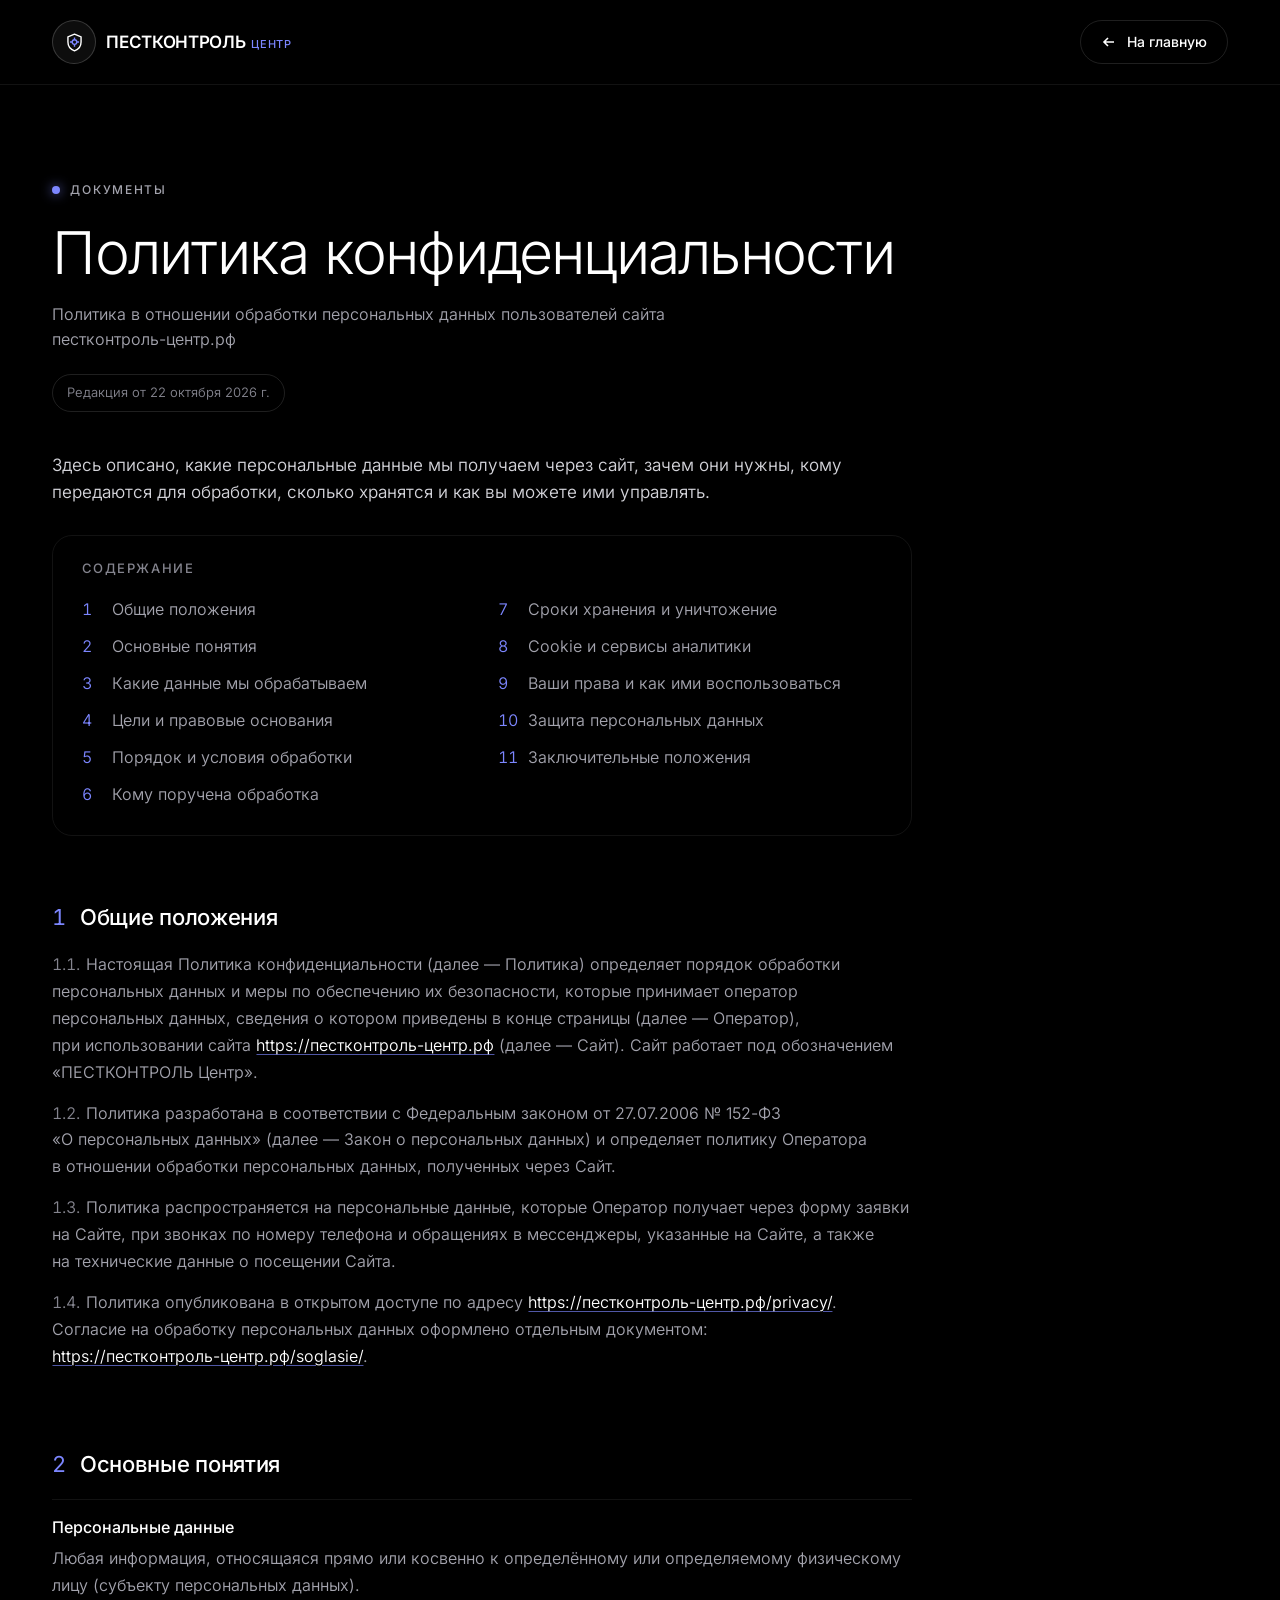
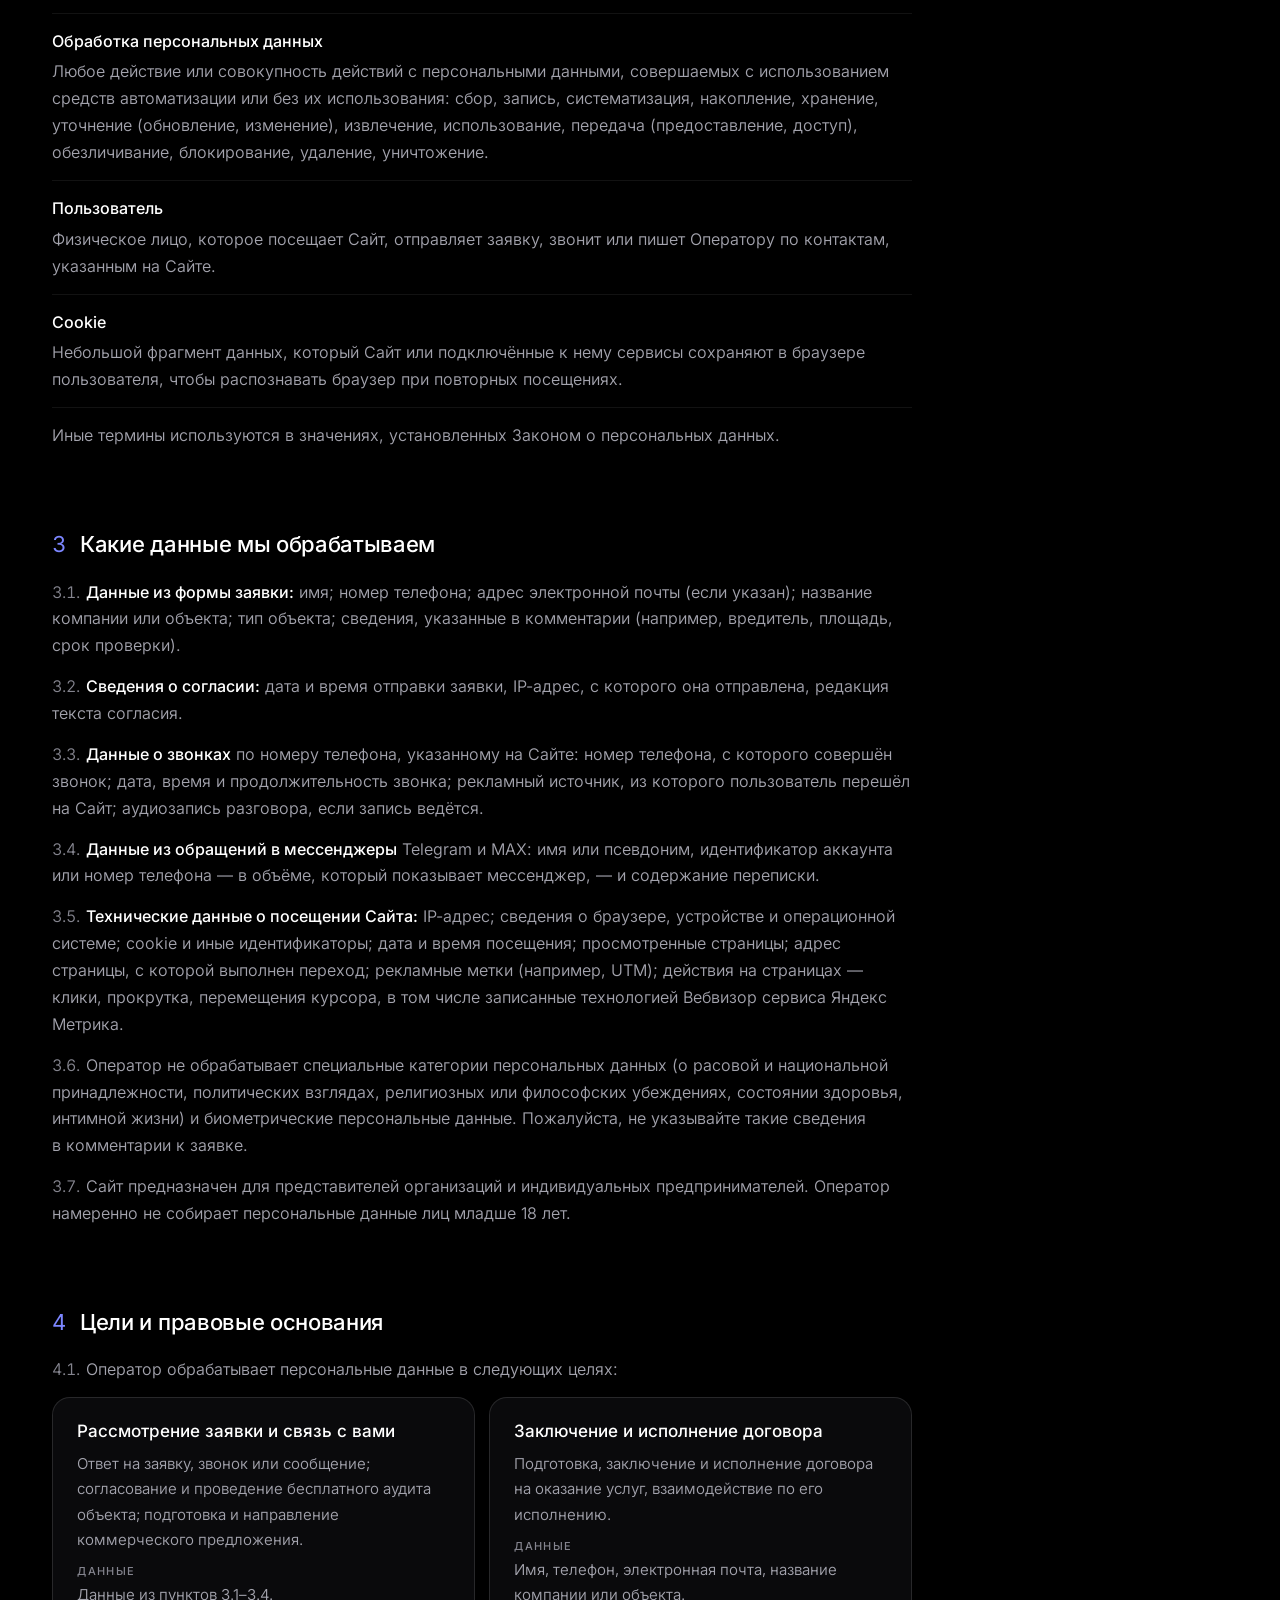
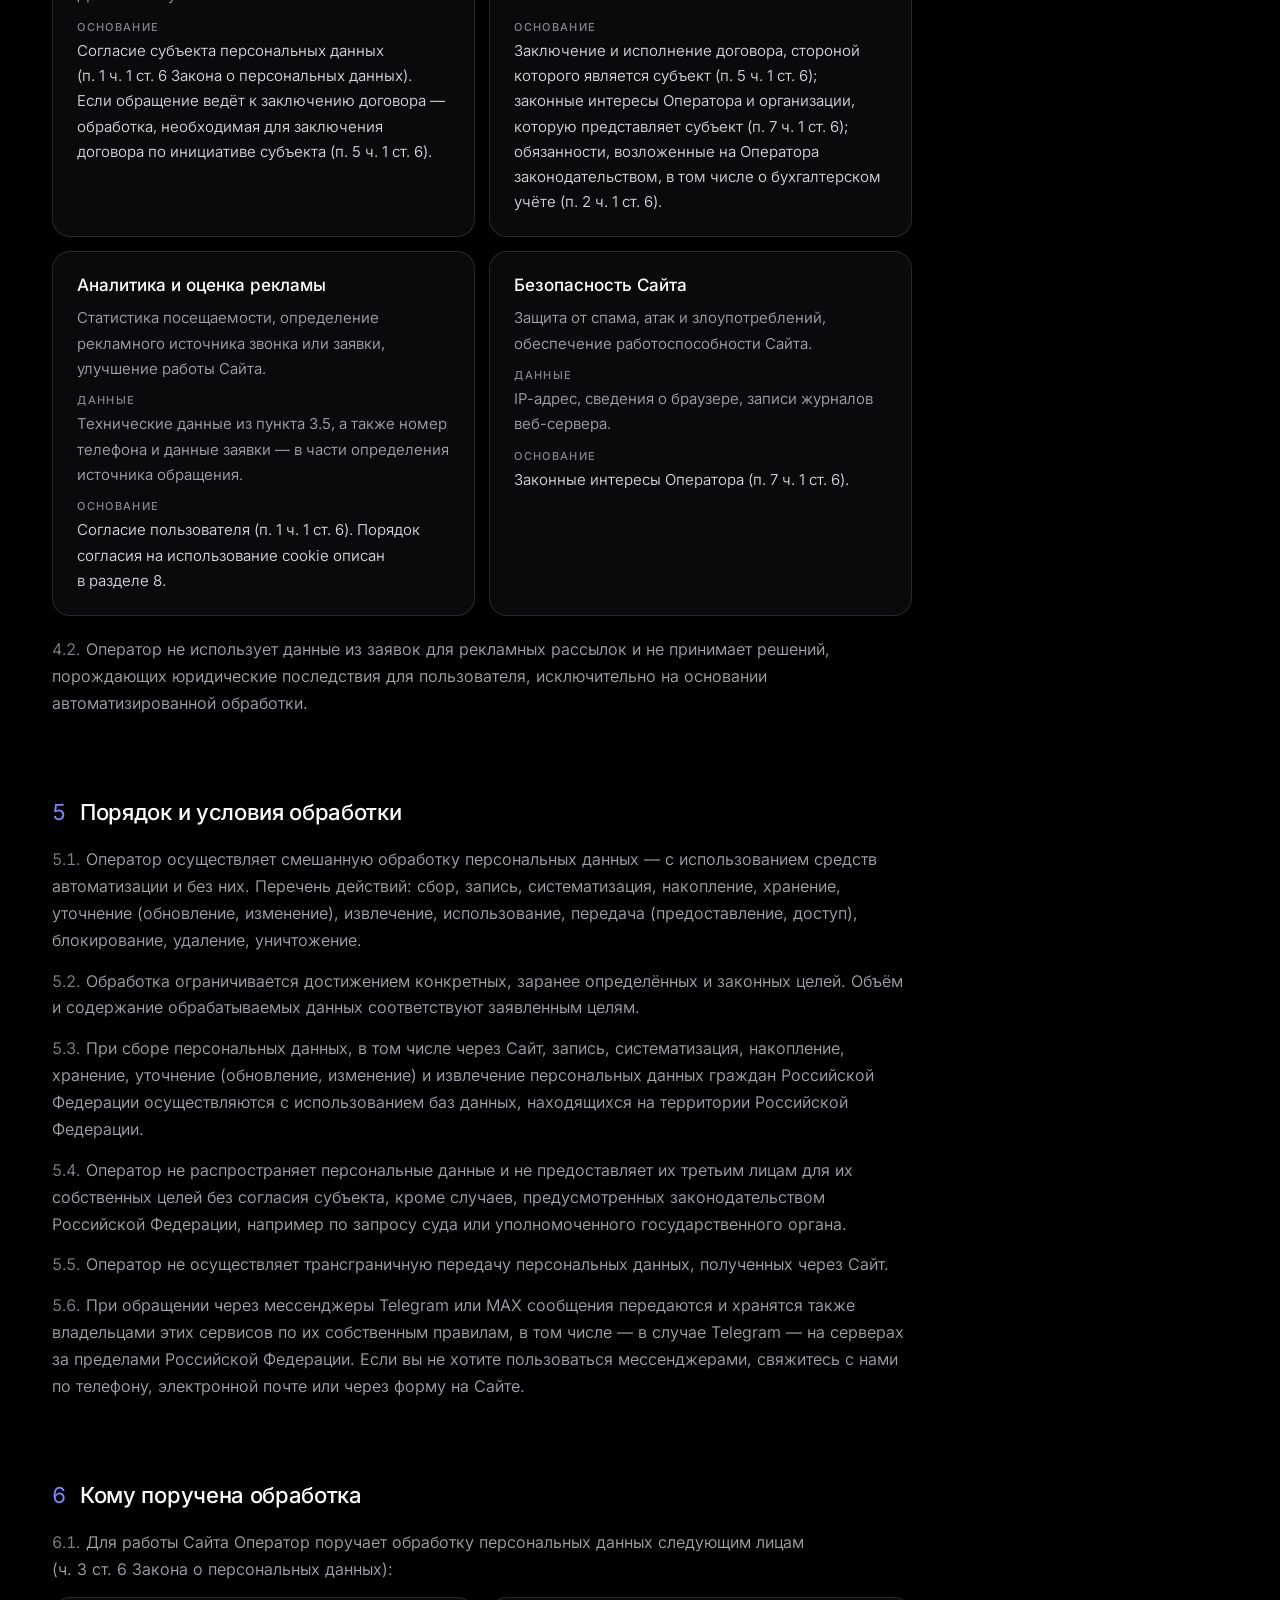
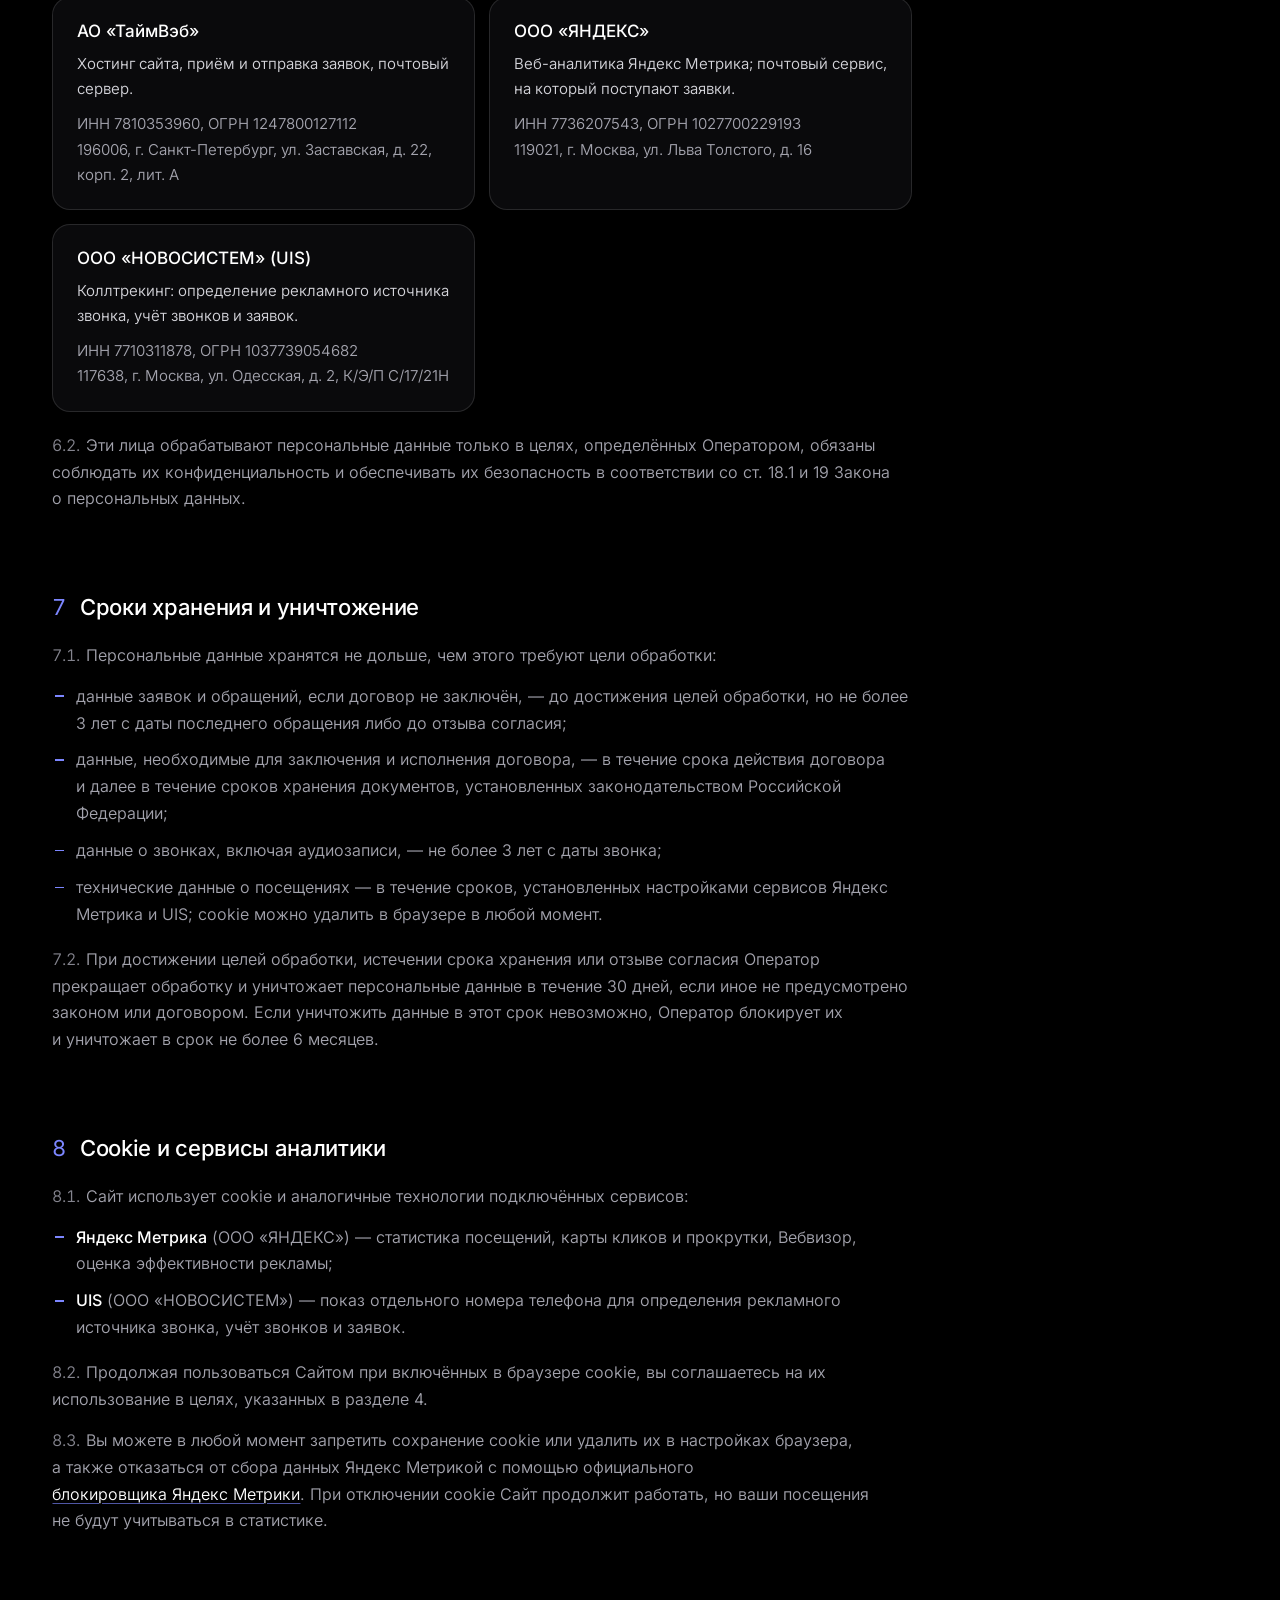
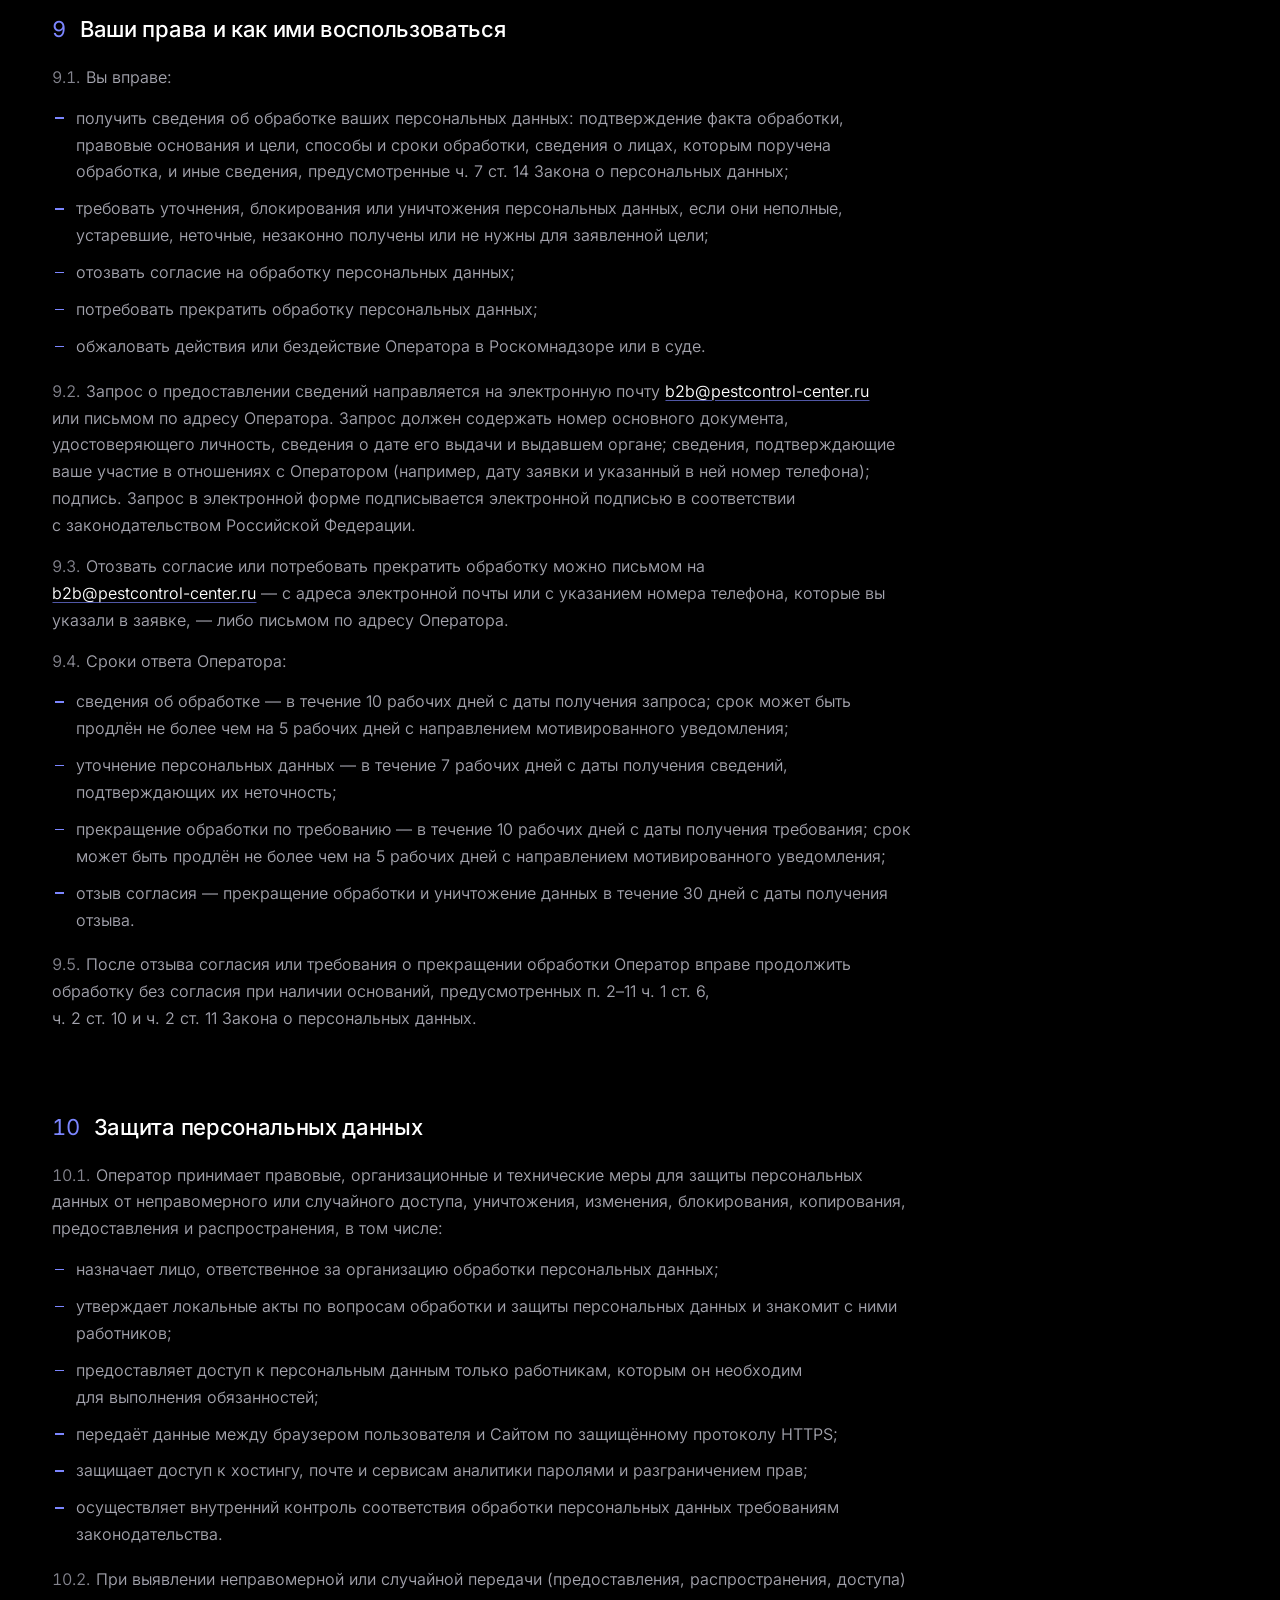
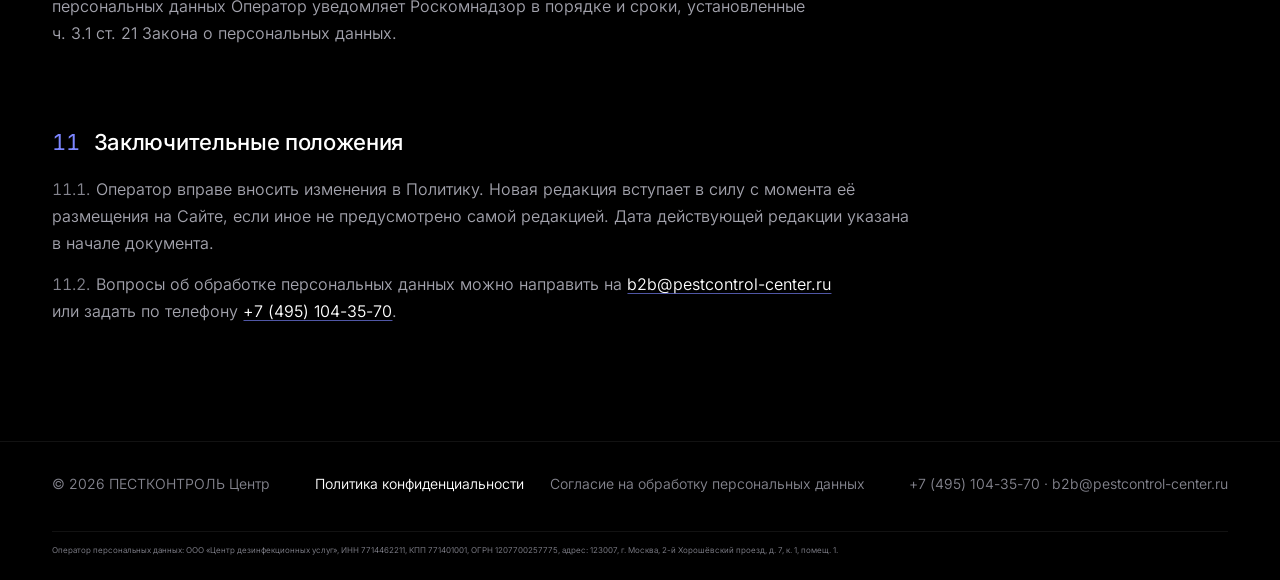
<file: privacy/index.html>
<!doctype html>
<html lang="ru">
<head>
<meta charset="utf-8">
<meta name="viewport" content="width=device-width, initial-scale=1">
<title>Политика конфиденциальности — ПЕСТКОНТРОЛЬ Центр</title>
<meta name="description" content="Политика конфиденциальности сайта пестконтроль-центр.рф: какие персональные данные обрабатываются, зачем и как ими управлять.">
<meta name="robots" content="noindex, nofollow">
<meta name="theme-color" content="#000000">
<link rel="icon" href="data:image/svg+xml,%3Csvg xmlns='http://www.w3.org/2000/svg' viewBox='0 0 32 32'%3E%3Ccircle cx='16' cy='16' r='15' fill='%2309090b' stroke='%237c86ff' stroke-width='2'/%3E%3Cpath d='M16 7l7 3v5c0 5-3 8.5-7 10-4-1.5-7-5-7-10v-5z' fill='none' stroke='%23fff' stroke-width='2'/%3E%3C/svg%3E">
<link rel="preload" href="../fonts/inter-ru-wght-normal.woff2" as="font" type="font/woff2" crossorigin>
<link rel="stylesheet" href="../legal.css?v=20261027p">
</head>
<body>
<header class="l-hdr">
  <div class="wrap">
    <a href="../" class="logo" aria-label="ПЕСТКОНТРОЛЬ Центр — на главную">
      <span class="logo-mark"><svg viewBox="0 0 24 24" fill="none" stroke="#fff" stroke-width="1.6" stroke-linejoin="round" aria-hidden="true"><path d="M12 2.5l7.5 3v6c0 5-3.2 8.6-7.5 10-4.3-1.4-7.5-5-7.5-10v-6z"/><circle cx="12" cy="11.5" r="2.6" stroke="#7c86ff"/><path d="M12 6.2v2.7M12 14.1v2.7M6.8 11.5h2.6M14.6 11.5h2.6" stroke="#7c86ff"/></svg></span>
      <span class="logo-txt"><span class="logo-name">ПЕСТКОНТРОЛЬ</span> <span class="logo-sub">Центр</span></span>
    </a>
    <a href="../" class="l-back" aria-label="Вернуться на главную страницу"><svg viewBox="0 0 16 16" fill="none" stroke="currentColor" stroke-width="1.6" aria-hidden="true"><path d="M13 8H3M7 4L3 8l4 4"/></svg><span class="t-short">На главную</span></a>
  </div>
</header>
<main class="wrap">
  <article class="l-doc">
    <p class="l-kicker">Документы</p>
    <h1>Политика конфиденциальности</h1>
    <p class="l-sub">Политика в отношении обработки персональных данных пользователей сайта <span class="nw">пестконтроль-центр.рф</span></p>
    <p class="l-meta">Редакция от 22 октября 2026 г.</p>
    <p class="l-lead">Здесь описано, какие персональные данные мы получаем через сайт, зачем они нужны, кому передаются для обработки, сколько хранятся и как вы можете ими управлять.</p>
    <nav class="l-toc" aria-label="Содержание"><p>Содержание</p><ol><li><a href="#obshchie"><span>1</span>Общие положения</a></li><li><a href="#ponyatiya"><span>2</span>Основные понятия</a></li><li><a href="#dannye"><span>3</span>Какие данные мы обрабатываем</a></li><li><a href="#celi"><span>4</span>Цели и правовые основания</a></li><li><a href="#poryadok"><span>5</span>Порядок и условия обработки</a></li><li><a href="#poruchenie"><span>6</span>Кому поручена обработка</a></li><li><a href="#sroki"><span>7</span>Сроки хранения и уничтожение</a></li><li><a href="#cookie"><span>8</span>Cookie и сервисы аналитики</a></li><li><a href="#prava"><span>9</span>Ваши права и как ими воспользоваться</a></li><li><a href="#zashchita"><span>10</span>Защита персональных данных</a></li><li><a href="#zaklyuchenie"><span>11</span>Заключительные положения</a></li></ol></nav>
    <section class="l-sec" id="obshchie" aria-labelledby="obshchie-h">
      <h2 id="obshchie-h"><span class="n">1</span><span>Общие положения</span></h2>
      <p class="l-p"><span class="c">1.1.</span>Настоящая Политика конфиденциальности (далее — Политика) определяет порядок обработки персональных данных и меры по обеспечению их безопасности, которые принимает оператор персональных данных, сведения о котором приведены в конце страницы (далее — Оператор), при использовании сайта <a class="u" href="../">https://пестконтроль-центр.рф</a> (далее — Сайт). Сайт работает под обозначением «ПЕСТКОНТРОЛЬ Центр».</p>
      <p class="l-p"><span class="c">1.2.</span>Политика разработана в соответствии с Федеральным законом от 27.07.2006 № 152-ФЗ «О персональных данных» (далее — Закон о персональных данных) и определяет политику Оператора в отношении обработки персональных данных, полученных через Сайт.</p>
      <p class="l-p"><span class="c">1.3.</span>Политика распространяется на персональные данные, которые Оператор получает через форму заявки на Сайте, при звонках по номеру телефона и обращениях в мессенджеры, указанные на Сайте, а также на технические данные о посещении Сайта.</p>
      <p class="l-p"><span class="c">1.4.</span>Политика опубликована в открытом доступе по адресу <a class="u" href="../privacy/">https://пестконтроль-центр.рф/privacy/</a>. Согласие на обработку персональных данных оформлено отдельным документом: <a class="u" href="../soglasie/">https://пестконтроль-центр.рф/soglasie/</a>.</p>
    </section>
    <section class="l-sec" id="ponyatiya" aria-labelledby="ponyatiya-h">
      <h2 id="ponyatiya-h"><span class="n">2</span><span>Основные понятия</span></h2>
      <dl class="l-terms">
        <div><dt>Персональные данные</dt><dd>Любая информация, относящаяся прямо или косвенно к определённому или определяемому физическому лицу (субъекту персональных данных).</dd></div>
        <div><dt>Обработка персональных данных</dt><dd>Любое действие или совокупность действий с персональными данными, совершаемых с использованием средств автоматизации или без их использования: сбор, запись, систематизация, накопление, хранение, уточнение (обновление, изменение), извлечение, использование, передача (предоставление, доступ), обезличивание, блокирование, удаление, уничтожение.</dd></div>
        <div><dt>Пользователь</dt><dd>Физическое лицо, которое посещает Сайт, отправляет заявку, звонит или пишет Оператору по контактам, указанным на Сайте.</dd></div>
        <div><dt>Cookie</dt><dd>Небольшой фрагмент данных, который Сайт или подключённые к нему сервисы сохраняют в браузере пользователя, чтобы распознавать браузер при повторных посещениях.</dd></div>
      </dl>
      <p class="l-p">Иные термины используются в значениях, установленных Законом о персональных данных.</p>
    </section>
    <section class="l-sec" id="dannye" aria-labelledby="dannye-h">
      <h2 id="dannye-h"><span class="n">3</span><span>Какие данные мы обрабатываем</span></h2>
      <p class="l-p"><span class="c">3.1.</span><strong>Данные из формы заявки:</strong> имя; номер телефона; адрес электронной почты (если указан); название компании или объекта; тип объекта; сведения, указанные в комментарии (например, вредитель, площадь, срок проверки).</p>
      <p class="l-p"><span class="c">3.2.</span><strong>Сведения о согласии:</strong> дата и время отправки заявки, IP-адрес, с которого она отправлена, редакция текста согласия.</p>
      <p class="l-p"><span class="c">3.3.</span><strong>Данные о звонках</strong> по номеру телефона, указанному на Сайте: номер телефона, с которого совершён звонок; дата, время и продолжительность звонка; рекламный источник, из которого пользователь перешёл на Сайт; аудиозапись разговора, если запись ведётся.</p>
      <p class="l-p"><span class="c">3.4.</span><strong>Данные из обращений в мессенджеры</strong> Telegram и MAX: имя или псевдоним, идентификатор аккаунта или номер телефона — в объёме, который показывает мессенджер, — и содержание переписки.</p>
      <p class="l-p"><span class="c">3.5.</span><strong>Технические данные о посещении Сайта:</strong> IP-адрес; сведения о браузере, устройстве и операционной системе; cookie и иные идентификаторы; дата и время посещения; просмотренные страницы; адрес страницы, с которой выполнен переход; рекламные метки (например, UTM); действия на страницах — клики, прокрутка, перемещения курсора, в том числе записанные технологией Вебвизор сервиса Яндекс Метрика.</p>
      <p class="l-p"><span class="c">3.6.</span>Оператор не обрабатывает специальные категории персональных данных (о расовой и национальной принадлежности, политических взглядах, религиозных или философских убеждениях, состоянии здоровья, интимной жизни) и биометрические персональные данные. Пожалуйста, не указывайте такие сведения в комментарии к заявке.</p>
      <p class="l-p"><span class="c">3.7.</span>Сайт предназначен для представителей организаций и индивидуальных предпринимателей. Оператор намеренно не собирает персональные данные лиц младше 18 лет.</p>
    </section>
    <section class="l-sec" id="celi" aria-labelledby="celi-h">
      <h2 id="celi-h"><span class="n">4</span><span>Цели и правовые основания</span></h2>
      <p class="l-p"><span class="c">4.1.</span>Оператор обрабатывает персональные данные в следующих целях:</p>
      <div class="l-grid"><div class="l-box"><h3>Рассмотрение заявки и связь с вами</h3><p>Ответ на заявку, звонок или сообщение; согласование и проведение бесплатного аудита объекта; подготовка и направление коммерческого предложения.</p><p><span class="k">Данные</span>Данные из пунктов 3.1–3.4.</p><p><span class="k">Основание</span><span class="r">Согласие субъекта персональных данных (п. 1 ч. 1 ст. 6 Закона о персональных данных). Если обращение ведёт к заключению договора — обработка, необходимая для заключения договора по инициативе субъекта (п. 5 ч. 1 ст. 6).</span></p></div><div class="l-box"><h3>Заключение и исполнение договора</h3><p>Подготовка, заключение и исполнение договора на оказание услуг, взаимодействие по его исполнению.</p><p><span class="k">Данные</span>Имя, телефон, электронная почта, название компании или объекта.</p><p><span class="k">Основание</span><span class="r">Заключение и исполнение договора, стороной которого является субъект (п. 5 ч. 1 ст. 6); законные интересы Оператора и организации, которую представляет субъект (п. 7 ч. 1 ст. 6); обязанности, возложенные на Оператора законодательством, в том числе о бухгалтерском учёте (п. 2 ч. 1 ст. 6).</span></p></div><div class="l-box"><h3>Аналитика и оценка рекламы</h3><p>Статистика посещаемости, определение рекламного источника звонка или заявки, улучшение работы Сайта.</p><p><span class="k">Данные</span>Технические данные из пункта 3.5, а также номер телефона и данные заявки — в части определения источника обращения.</p><p><span class="k">Основание</span><span class="r">Согласие пользователя (п. 1 ч. 1 ст. 6). Порядок согласия на использование cookie описан в разделе 8.</span></p></div><div class="l-box"><h3>Безопасность Сайта</h3><p>Защита от спама, атак и злоупотреблений, обеспечение работоспособности Сайта.</p><p><span class="k">Данные</span>IP-адрес, сведения о браузере, записи журналов веб-сервера.</p><p><span class="k">Основание</span><span class="r">Законные интересы Оператора (п. 7 ч. 1 ст. 6).</span></p></div></div>
      <p class="l-p"><span class="c">4.2.</span>Оператор не использует данные из заявок для рекламных рассылок и не принимает решений, порождающих юридические последствия для пользователя, исключительно на основании автоматизированной обработки.</p>
    </section>
    <section class="l-sec" id="poryadok" aria-labelledby="poryadok-h">
      <h2 id="poryadok-h"><span class="n">5</span><span>Порядок и условия обработки</span></h2>
      <p class="l-p"><span class="c">5.1.</span>Оператор осуществляет смешанную обработку персональных данных — с использованием средств автоматизации и без них. Перечень действий: сбор, запись, систематизация, накопление, хранение, уточнение (обновление, изменение), извлечение, использование, передача (предоставление, доступ), блокирование, удаление, уничтожение.</p>
      <p class="l-p"><span class="c">5.2.</span>Обработка ограничивается достижением конкретных, заранее определённых и законных целей. Объём и содержание обрабатываемых данных соответствуют заявленным целям.</p>
      <p class="l-p"><span class="c">5.3.</span>При сборе персональных данных, в том числе через Сайт, запись, систематизация, накопление, хранение, уточнение (обновление, изменение) и извлечение персональных данных граждан Российской Федерации осуществляются с использованием баз данных, находящихся на территории Российской Федерации.</p>
      <p class="l-p"><span class="c">5.4.</span>Оператор не распространяет персональные данные и не предоставляет их третьим лицам для их собственных целей без согласия субъекта, кроме случаев, предусмотренных законодательством Российской Федерации, например по запросу суда или уполномоченного государственного органа.</p>
      <p class="l-p"><span class="c">5.5.</span>Оператор не осуществляет трансграничную передачу персональных данных, полученных через Сайт.</p>
      <p class="l-p"><span class="c">5.6.</span>При обращении через мессенджеры Telegram или MAX сообщения передаются и хранятся также владельцами этих сервисов по их собственным правилам, в том числе — в случае Telegram — на серверах за пределами Российской Федерации. Если вы не хотите пользоваться мессенджерами, свяжитесь с нами по телефону, электронной почте или через форму на Сайте.</p>
    </section>
    <section class="l-sec" id="poruchenie" aria-labelledby="poruchenie-h">
      <h2 id="poruchenie-h"><span class="n">6</span><span>Кому поручена обработка</span></h2>
      <p class="l-p"><span class="c">6.1.</span>Для работы Сайта Оператор поручает обработку персональных данных следующим лицам (ч. 3 ст. 6 Закона о персональных данных):</p>
      <div class="l-grid"><div class="l-box"><h3>АО «ТаймВэб»</h3><p class="r">Хостинг сайта, приём и отправка заявок, почтовый сервер.</p><p>ИНН 7810353960, ОГРН 1247800127112<br>196006, г. Санкт-Петербург, ул. Заставская, д. 22, корп. 2, лит. А</p></div><div class="l-box"><h3>ООО «ЯНДЕКС»</h3><p class="r">Веб-аналитика Яндекс Метрика; почтовый сервис, на который поступают заявки.</p><p>ИНН 7736207543, ОГРН 1027700229193<br>119021, г. Москва, ул. Льва Толстого, д. 16</p></div><div class="l-box"><h3>ООО «НОВОСИСТЕМ» (UIS)</h3><p class="r">Коллтрекинг: определение рекламного источника звонка, учёт звонков и заявок.</p><p>ИНН 7710311878, ОГРН 1037739054682<br>117638, г. Москва, ул. Одесская, д. 2, К/Э/П С/17/21Н</p></div></div>
      <p class="l-p"><span class="c">6.2.</span>Эти лица обрабатывают персональные данные только в целях, определённых Оператором, обязаны соблюдать их конфиденциальность и обеспечивать их безопасность в соответствии со ст. 18.1 и 19 Закона о персональных данных.</p>
    </section>
    <section class="l-sec" id="sroki" aria-labelledby="sroki-h">
      <h2 id="sroki-h"><span class="n">7</span><span>Сроки хранения и уничтожение</span></h2>
      <p class="l-p"><span class="c">7.1.</span>Персональные данные хранятся не дольше, чем этого требуют цели обработки:</p>
      <ul class="l-list"><li>данные заявок и обращений, если договор не заключён, — до достижения целей обработки, но не более 3 лет с даты последнего обращения либо до отзыва согласия;</li><li>данные, необходимые для заключения и исполнения договора, — в течение срока действия договора и далее в течение сроков хранения документов, установленных законодательством Российской Федерации;</li><li>данные о звонках, включая аудиозаписи, — не более 3 лет с даты звонка;</li><li>технические данные о посещениях — в течение сроков, установленных настройками сервисов Яндекс Метрика и UIS; cookie можно удалить в браузере в любой момент.</li></ul>
      <p class="l-p"><span class="c">7.2.</span>При достижении целей обработки, истечении срока хранения или отзыве согласия Оператор прекращает обработку и уничтожает персональные данные в течение 30 дней, если иное не предусмотрено законом или договором. Если уничтожить данные в этот срок невозможно, Оператор блокирует их и уничтожает в срок не более 6 месяцев.</p>
    </section>
    <section class="l-sec" id="cookie" aria-labelledby="cookie-h">
      <h2 id="cookie-h"><span class="n">8</span><span>Cookie и сервисы аналитики</span></h2>
      <p class="l-p"><span class="c">8.1.</span>Сайт использует cookie и аналогичные технологии подключённых сервисов:</p>
      <ul class="l-list"><li><strong>Яндекс Метрика</strong> (ООО «ЯНДЕКС») — статистика посещений, карты кликов и прокрутки, Вебвизор, оценка эффективности рекламы;</li><li><strong>UIS</strong> (ООО «НОВОСИСТЕМ») — показ отдельного номера телефона для определения рекламного источника звонка, учёт звонков и заявок.</li></ul>
      <p class="l-p"><span class="c">8.2.</span>Продолжая пользоваться Сайтом при включённых в браузере cookie, вы соглашаетесь на их использование в целях, указанных в разделе 4.</p>
      <p class="l-p"><span class="c">8.3.</span>Вы можете в любой момент запретить сохранение cookie или удалить их в настройках браузера, а также отказаться от сбора данных Яндекс Метрикой с помощью официального <a class="u" href="https://yandex.ru/support/metrica/ru/general/opt-out.html" target="_blank" rel="noopener noreferrer">блокировщика Яндекс Метрики</a>. При отключении cookie Сайт продолжит работать, но ваши посещения не будут учитываться в статистике.</p>
    </section>
    <section class="l-sec" id="prava" aria-labelledby="prava-h">
      <h2 id="prava-h"><span class="n">9</span><span>Ваши права и как ими воспользоваться</span></h2>
      <p class="l-p"><span class="c">9.1.</span>Вы вправе:</p>
      <ul class="l-list"><li>получить сведения об обработке ваших персональных данных: подтверждение факта обработки, правовые основания и цели, способы и сроки обработки, сведения о лицах, которым поручена обработка, и иные сведения, предусмотренные ч. 7 ст. 14 Закона о персональных данных;</li><li>требовать уточнения, блокирования или уничтожения персональных данных, если они неполные, устаревшие, неточные, незаконно получены или не нужны для заявленной цели;</li><li>отозвать согласие на обработку персональных данных;</li><li>потребовать прекратить обработку персональных данных;</li><li>обжаловать действия или бездействие Оператора в Роскомнадзоре или в суде.</li></ul>
      <p class="l-p"><span class="c">9.2.</span>Запрос о предоставлении сведений направляется на электронную почту <a class="u" href="mailto:b2b@pestcontrol-center.ru">b2b@pestcontrol-center.ru</a> или письмом по адресу Оператора. Запрос должен содержать номер основного документа, удостоверяющего личность, сведения о дате его выдачи и выдавшем органе; сведения, подтверждающие ваше участие в отношениях с Оператором (например, дату заявки и указанный в ней номер телефона); подпись. Запрос в электронной форме подписывается электронной подписью в соответствии с законодательством Российской Федерации.</p>
      <p class="l-p"><span class="c">9.3.</span>Отозвать согласие или потребовать прекратить обработку можно письмом на <a class="u" href="mailto:b2b@pestcontrol-center.ru">b2b@pestcontrol-center.ru</a> — с адреса электронной почты или с указанием номера телефона, которые вы указали в заявке, — либо письмом по адресу Оператора.</p>
      <p class="l-p"><span class="c">9.4.</span>Сроки ответа Оператора:</p>
      <ul class="l-list"><li>сведения об обработке — в течение 10 рабочих дней с даты получения запроса; срок может быть продлён не более чем на 5 рабочих дней с направлением мотивированного уведомления;</li><li>уточнение персональных данных — в течение 7 рабочих дней с даты получения сведений, подтверждающих их неточность;</li><li>прекращение обработки по требованию — в течение 10 рабочих дней с даты получения требования; срок может быть продлён не более чем на 5 рабочих дней с направлением мотивированного уведомления;</li><li>отзыв согласия — прекращение обработки и уничтожение данных в течение 30 дней с даты получения отзыва.</li></ul>
      <p class="l-p"><span class="c">9.5.</span>После отзыва согласия или требования о прекращении обработки Оператор вправе продолжить обработку без согласия при наличии оснований, предусмотренных п. 2–11 ч. 1 ст. 6, ч. 2 ст. 10 и ч. 2 ст. 11 Закона о персональных данных.</p>
    </section>
    <section class="l-sec" id="zashchita" aria-labelledby="zashchita-h">
      <h2 id="zashchita-h"><span class="n">10</span><span>Защита персональных данных</span></h2>
      <p class="l-p"><span class="c">10.1.</span>Оператор принимает правовые, организационные и технические меры для защиты персональных данных от неправомерного или случайного доступа, уничтожения, изменения, блокирования, копирования, предоставления и распространения, в том числе:</p>
      <ul class="l-list"><li>назначает лицо, ответственное за организацию обработки персональных данных;</li><li>утверждает локальные акты по вопросам обработки и защиты персональных данных и знакомит с ними работников;</li><li>предоставляет доступ к персональным данным только работникам, которым он необходим для выполнения обязанностей;</li><li>передаёт данные между браузером пользователя и Сайтом по защищённому протоколу HTTPS;</li><li>защищает доступ к хостингу, почте и сервисам аналитики паролями и разграничением прав;</li><li>осуществляет внутренний контроль соответствия обработки персональных данных требованиям законодательства.</li></ul>
      <p class="l-p"><span class="c">10.2.</span>При выявлении неправомерной или случайной передачи (предоставления, распространения, доступа) персональных данных Оператор уведомляет Роскомнадзор в порядке и сроки, установленные ч. 3.1 ст. 21 Закона о персональных данных.</p>
    </section>
    <section class="l-sec" id="zaklyuchenie" aria-labelledby="zaklyuchenie-h">
      <h2 id="zaklyuchenie-h"><span class="n">11</span><span>Заключительные положения</span></h2>
      <p class="l-p"><span class="c">11.1.</span>Оператор вправе вносить изменения в Политику. Новая редакция вступает в силу с момента её размещения на Сайте, если иное не предусмотрено самой редакцией. Дата действующей редакции указана в начале документа.</p>
      <p class="l-p"><span class="c">11.2.</span>Вопросы об обработке персональных данных можно направить на <a class="u" href="mailto:b2b@pestcontrol-center.ru">b2b@pestcontrol-center.ru</a> или задать по телефону <a class="u" href="tel:+74951043570">+7 (495) 104-35-70</a>.</p>
    </section>
  </article>
</main>
<footer class="l-ft">
  <div class="wrap">
    <span>© 2026 ПЕСТКОНТРОЛЬ Центр</span>
    <nav aria-label="Документы"><a href="../privacy/" aria-current="page">Политика конфиденциальности</a><a href="../soglasie/">Согласие на обработку персональных данных</a></nav>
    <span><a href="tel:+74951043570">+7 (495) 104-35-70</a> · <a href="mailto:b2b@pestcontrol-center.ru">b2b@pestcontrol-center.ru</a></span>
  </div>
  <div class="wrap l-op" id="operator"><p>Оператор персональных данных: ООО «Центр дезинфекционных услуг», ИНН 7714462211, КПП 771401001, ОГРН 1207700257775, адрес: 123007, г. Москва, 2-й Хорошёвский проезд, д. 7, к. 1, помещ. 1.</p></div>
</footer>
</body>
</html>
</file>
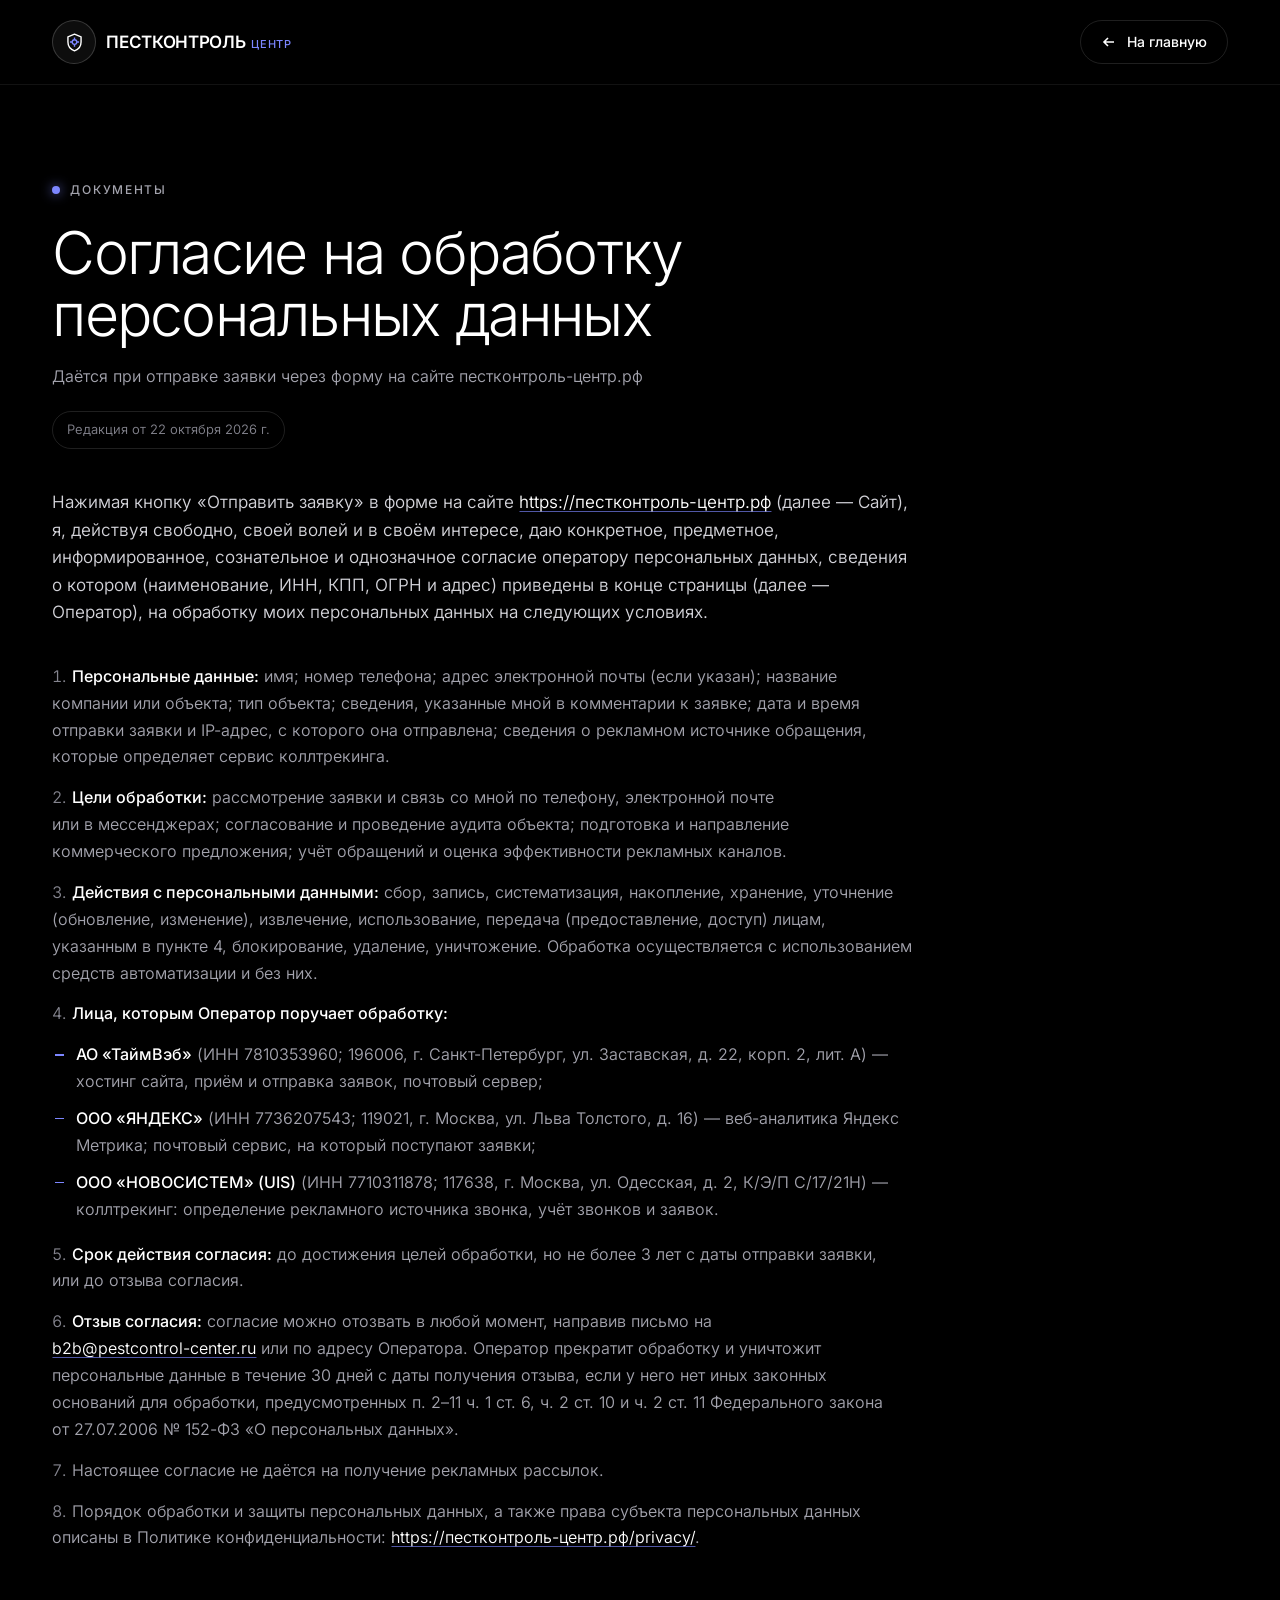
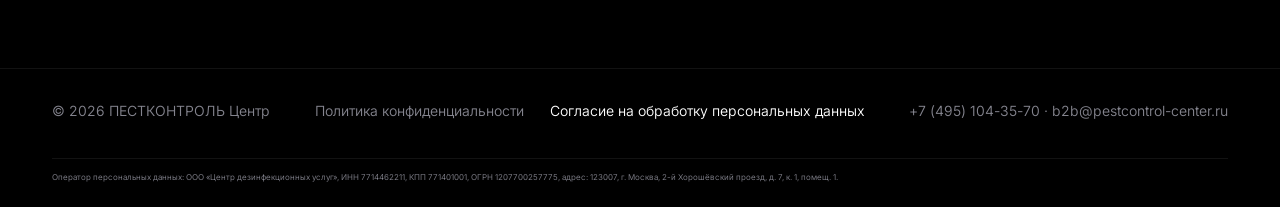
<file: soglasie/index.html>
<!doctype html>
<html lang="ru">
<head>
<meta charset="utf-8">
<meta name="viewport" content="width=device-width, initial-scale=1">
<title>Согласие на обработку персональных данных — ПЕСТКОНТРОЛЬ Центр</title>
<meta name="description" content="Согласие на обработку персональных данных при отправке заявки на сайте пестконтроль-центр.рф.">
<meta name="robots" content="noindex, nofollow">
<meta name="theme-color" content="#000000">
<link rel="icon" href="data:image/svg+xml,%3Csvg xmlns='http://www.w3.org/2000/svg' viewBox='0 0 32 32'%3E%3Ccircle cx='16' cy='16' r='15' fill='%2309090b' stroke='%237c86ff' stroke-width='2'/%3E%3Cpath d='M16 7l7 3v5c0 5-3 8.5-7 10-4-1.5-7-5-7-10v-5z' fill='none' stroke='%23fff' stroke-width='2'/%3E%3C/svg%3E">
<link rel="preload" href="../fonts/inter-ru-wght-normal.woff2" as="font" type="font/woff2" crossorigin>
<link rel="stylesheet" href="../legal.css?v=20261027p">
</head>
<body>
<header class="l-hdr">
  <div class="wrap">
    <a href="../" class="logo" aria-label="ПЕСТКОНТРОЛЬ Центр — на главную">
      <span class="logo-mark"><svg viewBox="0 0 24 24" fill="none" stroke="#fff" stroke-width="1.6" stroke-linejoin="round" aria-hidden="true"><path d="M12 2.5l7.5 3v6c0 5-3.2 8.6-7.5 10-4.3-1.4-7.5-5-7.5-10v-6z"/><circle cx="12" cy="11.5" r="2.6" stroke="#7c86ff"/><path d="M12 6.2v2.7M12 14.1v2.7M6.8 11.5h2.6M14.6 11.5h2.6" stroke="#7c86ff"/></svg></span>
      <span class="logo-txt"><span class="logo-name">ПЕСТКОНТРОЛЬ</span> <span class="logo-sub">Центр</span></span>
    </a>
    <a href="../" class="l-back" aria-label="Вернуться на главную страницу"><svg viewBox="0 0 16 16" fill="none" stroke="currentColor" stroke-width="1.6" aria-hidden="true"><path d="M13 8H3M7 4L3 8l4 4"/></svg><span class="t-short">На главную</span></a>
  </div>
</header>
<main class="wrap">
  <article class="l-doc">
    <p class="l-kicker">Документы</p>
    <h1>Согласие на обработку персональных данных</h1>
    <p class="l-sub">Даётся при отправке заявки через форму на сайте <span class="nw">пестконтроль-центр.рф</span></p>
    <p class="l-meta">Редакция от 22 октября 2026 г.</p>
    <p class="l-lead">Нажимая кнопку «Отправить заявку» в форме на сайте <a class="u" href="../">https://пестконтроль-центр.рф</a> (далее — Сайт), я, действуя свободно, своей волей и в своём интересе, даю конкретное, предметное, информированное, сознательное и однозначное согласие оператору персональных данных, сведения о котором (наименование, ИНН, КПП, ОГРН и адрес) приведены в конце страницы (далее — Оператор), на обработку моих персональных данных на следующих условиях.</p>
    <section class="l-sec" aria-label="Условия согласия">
      <p class="l-p"><span class="c">1.</span><strong>Персональные данные:</strong> имя; номер телефона; адрес электронной почты (если указан); название компании или объекта; тип объекта; сведения, указанные мной в комментарии к заявке; дата и время отправки заявки и IP-адрес, с которого она отправлена; сведения о рекламном источнике обращения, которые определяет сервис коллтрекинга.</p>
      <p class="l-p"><span class="c">2.</span><strong>Цели обработки:</strong> рассмотрение заявки и связь со мной по телефону, электронной почте или в мессенджерах; согласование и проведение аудита объекта; подготовка и направление коммерческого предложения; учёт обращений и оценка эффективности рекламных каналов.</p>
      <p class="l-p"><span class="c">3.</span><strong>Действия с персональными данными:</strong> сбор, запись, систематизация, накопление, хранение, уточнение (обновление, изменение), извлечение, использование, передача (предоставление, доступ) лицам, указанным в пункте 4, блокирование, удаление, уничтожение. Обработка осуществляется с использованием средств автоматизации и без них.</p>
      <p class="l-p"><span class="c">4.</span><strong>Лица, которым Оператор поручает обработку:</strong></p>
      <ul class="l-list"><li><strong>АО «ТаймВэб»</strong> (ИНН 7810353960; 196006, г. Санкт-Петербург, ул. Заставская, д. 22, корп. 2, лит. А) — хостинг сайта, приём и отправка заявок, почтовый сервер;</li><li><strong>ООО «ЯНДЕКС»</strong> (ИНН 7736207543; 119021, г. Москва, ул. Льва Толстого, д. 16) — веб-аналитика Яндекс Метрика; почтовый сервис, на который поступают заявки;</li><li><strong>ООО «НОВОСИСТЕМ» (UIS)</strong> (ИНН 7710311878; 117638, г. Москва, ул. Одесская, д. 2, К/Э/П С/17/21Н) — коллтрекинг: определение рекламного источника звонка, учёт звонков и заявок.</li></ul>
      <p class="l-p"><span class="c">5.</span><strong>Срок действия согласия:</strong> до достижения целей обработки, но не более 3 лет с даты отправки заявки, или до отзыва согласия.</p>
      <p class="l-p"><span class="c">6.</span><strong>Отзыв согласия:</strong> согласие можно отозвать в любой момент, направив письмо на <a class="u" href="mailto:b2b@pestcontrol-center.ru">b2b@pestcontrol-center.ru</a> или по адресу Оператора. Оператор прекратит обработку и уничтожит персональные данные в течение 30 дней с даты получения отзыва, если у него нет иных законных оснований для обработки, предусмотренных п. 2–11 ч. 1 ст. 6, ч. 2 ст. 10 и ч. 2 ст. 11 Федерального закона от 27.07.2006 № 152-ФЗ «О персональных данных».</p>
      <p class="l-p"><span class="c">7.</span>Настоящее согласие не даётся на получение рекламных рассылок.</p>
      <p class="l-p"><span class="c">8.</span>Порядок обработки и защиты персональных данных, а также права субъекта персональных данных описаны в Политике конфиденциальности: <a class="u" href="../privacy/">https://пестконтроль-центр.рф/privacy/</a>.</p>
    </section>
  </article>
</main>
<footer class="l-ft">
  <div class="wrap">
    <span>© 2026 ПЕСТКОНТРОЛЬ Центр</span>
    <nav aria-label="Документы"><a href="../privacy/">Политика конфиденциальности</a><a href="../soglasie/" aria-current="page">Согласие на обработку персональных данных</a></nav>
    <span><a href="tel:+74951043570">+7 (495) 104-35-70</a> · <a href="mailto:b2b@pestcontrol-center.ru">b2b@pestcontrol-center.ru</a></span>
  </div>
  <div class="wrap l-op" id="operator"><p>Оператор персональных данных: ООО «Центр дезинфекционных услуг», ИНН 7714462211, КПП 771401001, ОГРН 1207700257775, адрес: 123007, г. Москва, 2-й Хорошёвский проезд, д. 7, к. 1, помещ. 1.</p></div>
</footer>
</body>
</html>
</file>
<file: style.css>
/* ===== fonts (локально, без Google Fonts) =====
   inter-ru-* — один файл на начертание: русская кириллица, латиница, цифры и знаки, которые есть на сайте (Inter 4.001, те же глифы).
   Остальные символы, если появятся в текстах, подхватят прежние файлы — их диапазоны не пересекаются с основным. */
@font-face{font-family:Inter;font-style:normal;font-weight:100 900;font-display:swap;src:url(fonts/inter-ru-wght-normal.woff2) format("woff2");unicode-range:U+0020-007E,U+00A0,U+00A9,U+00AB,U+00AD,U+00B0,U+00B7,U+00BB,U+00D7,U+0401,U+0410-044F,U+0451,U+2009,U+2010-2015,U+2018-201E,U+2022,U+2026,U+202F,U+2116,U+20BD,U+2192,U+2212}
@font-face{font-family:Inter;font-style:normal;font-weight:100 900;font-display:swap;src:url(fonts/inter-cyrillic-wght-normal.woff2) format("woff2");unicode-range:U+0301,U+0400,U+0402-040F,U+0450,U+0452-045F,U+0490-0491,U+04B0-04B1}
@font-face{font-family:Inter;font-style:normal;font-weight:100 900;font-display:swap;src:url(fonts/inter-latin-wght-normal.woff2) format("woff2");unicode-range:U+0000-001F,U+007F-009F,U+00A1-00A8,U+00AA,U+00AC,U+00AE-00AF,U+00B1-00B6,U+00B8-00BA,U+00BC-00D6,U+00D8-00FF,U+0131,U+0152-0153,U+02BB-02BC,U+02C6,U+02DA,U+02DC,U+0304,U+0308,U+0329,U+2000-2008,U+200A-200F,U+2016-2017,U+201F-2021,U+2023-2025,U+2027-202E,U+2030-206F,U+20AC,U+2122,U+2191,U+2193,U+2215,U+FEFF,U+FFFD}
@font-face{font-family:Inter;font-style:italic;font-weight:100 900;font-display:swap;src:url(fonts/inter-ru-wght-italic.woff2) format("woff2");unicode-range:U+0020-007E,U+00A0,U+00A9,U+00AB,U+00AD,U+00B0,U+00B7,U+00BB,U+00D7,U+0401,U+0410-044F,U+0451,U+2009,U+2010-2015,U+2018-201E,U+2022,U+2026,U+202F,U+2116,U+20BD,U+2192,U+2212}
@font-face{font-family:Inter;font-style:italic;font-weight:100 900;font-display:swap;src:url(fonts/inter-cyrillic-wght-italic.woff2) format("woff2");unicode-range:U+0301,U+0400,U+0402-040F,U+0450,U+0452-045F,U+0490-0491,U+04B0-04B1}
@font-face{font-family:Inter;font-style:italic;font-weight:100 900;font-display:swap;src:url(fonts/inter-latin-wght-italic.woff2) format("woff2");unicode-range:U+0000-001F,U+007F-009F,U+00A1-00A8,U+00AA,U+00AC,U+00AE-00AF,U+00B1-00B6,U+00B8-00BA,U+00BC-00D6,U+00D8-00FF,U+0131,U+0152-0153,U+02BB-02BC,U+02C6,U+02DA,U+02DC,U+0304,U+0308,U+0329,U+2000-2008,U+200A-200F,U+2016-2017,U+201F-2021,U+2023-2025,U+2027-202E,U+2030-206F,U+20AC,U+2122,U+2191,U+2193,U+2215,U+FEFF,U+FFFD}
/* Запасной шрифт на время загрузки Inter: Arial (Windows, macOS) или совместимые с ним Liberation Sans и Arimo (Linux).
   Высота строк подогнана под Inter (ascent/descent/line-gap-override), ширина букв (size-adjust) — под тексты страницы
   для каждого начертания (курсив 500 — точно под «в Москве и области» в заголовке). Поэтому при подмене шрифта строки не меняют высоту и почти не меняют длину, и макет не сдвигается (CLS) */
@font-face{font-family:"Inter Fallback";font-style:normal;font-weight:100 349;src:local("Arial"),local("ArialMT"),local("Liberation Sans"),local("LiberationSans"),local("Arimo"),local("Arimo-Regular");size-adjust:104.6919%;ascent-override:92.5381%;descent-override:23.0412%;line-gap-override:0%}
@font-face{font-family:"Inter Fallback";font-style:normal;font-weight:350 449;src:local("Arial"),local("ArialMT"),local("Liberation Sans"),local("LiberationSans"),local("Arimo"),local("Arimo-Regular");size-adjust:106.8153%;ascent-override:90.6967%;descent-override:22.5827%;line-gap-override:0%}
@font-face{font-family:"Inter Fallback";font-style:normal;font-weight:450 549;src:local("Arial"),local("ArialMT"),local("Liberation Sans"),local("LiberationSans"),local("Arimo"),local("Arimo-Regular");size-adjust:107.1268%;ascent-override:90.4329%;descent-override:22.5171%;line-gap-override:0%}
@font-face{font-family:"Inter Fallback";font-style:normal;font-weight:550 900;src:local("Arial Bold"),local("Arial-BoldMT"),local("Liberation Sans Bold"),local("LiberationSans-Bold"),local("Arimo Bold"),local("Arimo-Bold");size-adjust:101.0648%;ascent-override:95.8572%;descent-override:23.8677%;line-gap-override:0%}
@font-face{font-family:"Inter Fallback";font-style:italic;font-weight:100 399;src:local("Arial Italic"),local("Arial-ItalicMT"),local("Liberation Sans Italic"),local("LiberationSans-Italic"),local("Arimo Italic"),local("Arimo-Italic");size-adjust:101.0652%;ascent-override:95.8588%;descent-override:23.8681%;line-gap-override:0%}
@font-face{font-family:"Inter Fallback";font-style:italic;font-weight:400 900;src:local("Arial Italic"),local("Arial-ItalicMT"),local("Liberation Sans Italic"),local("LiberationSans-Italic"),local("Arimo Italic"),local("Arimo-Italic");size-adjust:104.3780%;ascent-override:92.8145%;descent-override:23.1101%;line-gap-override:0%}

:root{
  --bg:#000;--bg2:#09090b;--card:rgba(24,24,27,.4);
  --line:rgba(255,255,255,.06);--line2:rgba(255,255,255,.1);
  --t1:#fff;--t2:#9f9fa9;--t3:#84848e;--t4:#52525c;
  --acc:#7c86ff;--acc2:#615fff;--acc3:#6366f1;--yel:#fdc700;
  --red:#ff6467;--org:#ff8904;--grn:#05df72;
  --pad:clamp(20px,4.1vw,80px);--max:1764px;
  --h2:clamp(40px,4.4vw,84px);--r:14px;
  --ease:cubic-bezier(.16,1,.3,1);--ease-io:cubic-bezier(.65,0,.35,1);
}
*{box-sizing:border-box;margin:0;padding:0}
html{scroll-behavior:smooth;scroll-padding-top:96px}
html.lenis,html.lenis body{height:auto}
html.lenis{scroll-behavior:auto}
.lenis.lenis-stopped{overflow:clip}
html{scrollbar-gutter:stable}
body{background:var(--bg);color:var(--t1);font-family:Inter,"Inter Fallback",system-ui,-apple-system,"Segoe UI",sans-serif;font-weight:300;-webkit-font-smoothing:antialiased;overflow-x:clip}
img{display:block;max-width:100%;height:auto}
a{color:inherit;text-decoration:none}
button,input,select,textarea{font:inherit;color:inherit}
::selection{background:var(--acc2);color:#fff}
.wrap{max-width:calc(var(--max) + var(--pad)*2);margin:0 auto;padding:0 var(--pad)}
em{font-style:italic;font-weight:500}
.sr-only{position:absolute;width:1px;height:1px;padding:0;margin:-1px;overflow:hidden;clip:rect(0,0,0,0);white-space:nowrap;border:0}
.skip{position:fixed;left:16px;top:-80px;z-index:200;background:#fff;color:#09090b;padding:12px 18px;border-radius:999px;font-weight:500;transition:top .3s var(--ease)}
.skip:focus{top:16px}
:focus-visible{outline:2px solid var(--acc);outline-offset:3px;border-radius:6px}
.btn:focus-visible{outline-offset:4px;border-radius:999px}

/* ===== intro ===== */
.intro{position:fixed;inset:0;z-index:300;background:#000;display:grid;place-items:center;clip-path:inset(0 0 0 0)}
html:not(.js) .intro,html.anim-fail .intro,html.no-intro .intro{display:none}
.intro-in{display:flex;flex-direction:column;align-items:center;gap:22px}
.intro-mark{width:76px;height:76px}
.intro-mark path,.intro-mark circle{stroke-dasharray:100;stroke-dashoffset:100}
.intro-word{display:flex;align-items:baseline;gap:8px;font-weight:600;font-size:22px;letter-spacing:-.02em;opacity:0}
.intro-word b{font-size:12px;font-weight:500;color:var(--acc);text-transform:uppercase;letter-spacing:.08em}
.intro-bar{width:160px;height:1px;background:rgba(255,255,255,.1);overflow:hidden}
.intro-bar i{display:block;height:100%;background:var(--acc);transform:scaleX(0);transform-origin:left}
/* заставка рисуется средствами CSS сразу при первой отрисовке, не дожидаясь скриптов; скрипт только поднимает её */
.intro .im-shield{animation:imDraw .55s cubic-bezier(.45,0,.55,1) forwards}
.intro .im-c,.intro .im-x{animation:imDraw .35s cubic-bezier(.5,1,.89,1) .3s forwards}
.intro-word{animation:imWord .35s cubic-bezier(.33,1,.68,1) .38s forwards}
.intro-bar i{animation:imBar .45s cubic-bezier(.45,0,.55,1) .42s forwards}
@keyframes imDraw{to{stroke-dashoffset:0}}
@keyframes imWord{to{opacity:1;transform:none}}
@keyframes imBar{to{transform:none}}

/* ===== utility layers ===== */
.progress{position:fixed;left:0;right:0;top:0;height:2px;z-index:120;pointer-events:none}
.progress i{display:block;height:100%;background:var(--acc);transform:scaleX(0);transform-origin:left}
.grain{position:fixed;inset:-50%;z-index:110;pointer-events:none;opacity:.055;background-image:url("data:image/svg+xml,%3Csvg xmlns='http://www.w3.org/2000/svg' width='160' height='160'%3E%3Cfilter id='n'%3E%3CfeTurbulence type='fractalNoise' baseFrequency='.9' numOctaves='3' stitchTiles='stitch'/%3E%3C/filter%3E%3Crect width='100%25' height='100%25' filter='url(%23n)'/%3E%3C/svg%3E");animation:grain 1.2s steps(6) infinite}
.intro~.grain{animation-play-state:paused} /* под заставкой зерно не видно — не анимируем */
@keyframes grain{0%{transform:translate(0,0)}20%{transform:translate(-3%,2%)}40%{transform:translate(2%,-3%)}60%{transform:translate(-2%,-1%)}80%{transform:translate(3%,3%)}100%{transform:translate(0,0)}}
.cursor{display:none}
@media (hover:hover) and (pointer:fine){
  html.has-cursor,html.has-cursor a,html.has-cursor button,html.has-cursor [role=button]{cursor:none}
  html.has-cursor input,html.has-cursor textarea,html.has-cursor select{cursor:text}
  html.has-cursor select{cursor:pointer}
  .has-cursor .cursor{display:block;position:fixed;left:0;top:0;z-index:250;pointer-events:none}
  .cursor-dot,.cursor-ring{position:fixed;left:0;top:0;border-radius:50%;pointer-events:none;will-change:transform}
  .cursor-dot{width:6px;height:6px;margin:-3px 0 0 -3px;background:#fff}
  .cursor-ring{width:38px;height:38px;margin:-19px 0 0 -19px;border:1px solid rgba(255,255,255,.35);transition:width .35s var(--ease),height .35s var(--ease),margin .35s var(--ease),background .35s,border-color .35s,opacity .3s}
  .cursor.link .cursor-ring{width:64px;height:64px;margin:-32px 0 0 -32px;background:rgba(99,102,241,.14);border-color:rgba(124,134,255,.6)}
  .cursor.link .cursor-dot{opacity:0}
  .cursor.text .cursor-ring{opacity:0}
  .cursor.down .cursor-ring{width:30px;height:30px;margin:-15px 0 0 -15px}
  .cursor.hidden .cursor-dot,.cursor.hidden .cursor-ring{opacity:0}
}

/* ===== header ===== */
.hdr{position:fixed;inset:0 0 auto;z-index:50;transition:background .4s,backdrop-filter .4s,border-color .4s,transform .5s var(--ease);border-bottom:1px solid transparent}
.hdr.scrolled{background:rgba(0,0,0,.72);backdrop-filter:blur(18px);-webkit-backdrop-filter:blur(18px);border-color:var(--line)}
.hdr.hide{transform:translateY(-100%)}
.hdr .wrap{display:flex;align-items:center;justify-content:space-between;height:clamp(68px,6vw,115px);gap:24px}
.logo{display:flex;align-items:center;gap:10px;flex-shrink:0}
.logo-mark{width:clamp(40px,3vw,57px);height:clamp(40px,3vw,57px);border-radius:50%;border:1.5px solid rgba(255,255,255,.18);background:rgba(255,255,255,.05);display:grid;place-items:center;transition:border-color .4s,transform .6s var(--ease)}
.logo:hover .logo-mark{border-color:var(--acc);transform:rotate(-12deg)}
.logo-mark svg{width:50%;height:50%}
.logo-txt{font-size:0}
.logo-name{font-weight:600;font-size:clamp(17px,1.45vw,28px);letter-spacing:-.02em}
.logo-sub{font-weight:500;font-size:clamp(10px,.75vw,14px);color:var(--acc);text-transform:uppercase;letter-spacing:.06em;margin-left:6px}
.nav{display:flex;gap:clamp(18px,2.3vw,46px)}
.nav a{font-size:clamp(14px,1.05vw,20px);color:var(--t2);transition:color .25s;position:relative;padding:10px 0}
.nav a::after{content:"";position:absolute;left:0;right:0;bottom:2px;height:1px;background:var(--acc);transform:scaleX(0);transform-origin:right;transition:transform .45s var(--ease)}
.nav a:hover,.nav a.active{color:#fff}.nav a:hover::after,.nav a.active::after{transform:scaleX(1);transform-origin:left}
.hdr-right{display:flex;align-items:center;gap:clamp(14px,2vw,40px)}
.phone{display:flex;align-items:center;gap:8px;font-weight:500;font-size:clamp(14px,1vw,17px);white-space:nowrap;padding:4px 0}
.phone i{width:36px;height:36px;border-radius:50%;background:var(--acc2);display:grid;place-items:center;position:relative;transition:transform .4s var(--ease)}
.phone i::after{content:"";position:absolute;inset:0;border-radius:50%;border:1px solid var(--acc);animation:ring 2.4s var(--ease) infinite}
@keyframes ring{0%{transform:scale(1);opacity:.8}100%{transform:scale(1.7);opacity:0}}
.phone:hover i{transform:rotate(-14deg) scale(1.06)}
.phone svg{width:15px;height:15px}
.msg{display:flex;gap:14px}
.msg a{width:36px;height:36px;border-radius:50%;display:grid;place-items:center;transition:transform .35s var(--ease),box-shadow .35s}
.msg a:hover{transform:translateY(-3px);box-shadow:0 10px 24px -8px rgba(97,95,255,.7)}
.msg .max{background:linear-gradient(135deg,#3fb8ff,#6a4dff 60%,#a64dff)}
.msg .tg{background:#199bdf}
.msg svg{width:18px;height:18px}

/* ===== buttons: заливка снизу, как в макете Figma (слой #6366F1 под кнопкой) ===== */
.btn{position:relative;isolation:isolate;overflow:hidden;display:inline-flex;align-items:center;justify-content:center;gap:12px;border-radius:999px;font-weight:500;cursor:pointer;border:0;white-space:nowrap;transition:color .45s var(--ease),border-color .45s var(--ease),box-shadow .45s var(--ease);will-change:transform}
.btn::before{content:"";position:absolute;left:-2px;right:-2px;bottom:-2px;height:calc(100% + 4px);z-index:-1;background:var(--acc3);border-radius:50% 50% 0 0/60% 60% 0 0;transform:translateY(102%);transition:transform .6s var(--ease),border-radius .6s var(--ease)}
.btn:hover::before,.btn:focus-visible::before,.btn.is-loading::before{transform:translateY(0);border-radius:0}
.btn-w{background:#fff;color:#09090b}
.btn-w:hover,.btn-w:focus-visible{color:#fff;box-shadow:0 14px 44px -12px rgba(99,102,241,.75)}
.btn-o{background:rgba(255,255,255,.04);border:1.5px solid rgba(255,255,255,.12);color:var(--t2);backdrop-filter:blur(6px)}
.btn-o:hover,.btn-o:focus-visible{color:#fff;border-color:var(--acc3);box-shadow:0 14px 44px -14px rgba(99,102,241,.6)}
.btn:active{transform:scale(.97)}
.btn-sm{height:clamp(44px,2.65vw,51px);padding:0 clamp(20px,1.5vw,29px);font-size:clamp(14px,1.05vw,17px)}
.btn-lg{height:clamp(56px,4vw,77px);padding:0 clamp(28px,2.4vw,46px);font-size:clamp(16px,1.15vw,20px)}
.btn-t{position:relative;display:inline-block;overflow:hidden;line-height:1.35;vertical-align:middle}
.btn-t>span{display:block;transition:transform .55s var(--ease)}
.btn-t[data-t]::after{content:attr(data-t);position:absolute;left:0;top:100%;width:100%;transition:transform .55s var(--ease)}
.btn:hover .btn-t>span,.btn:hover .btn-t::after,.btn:focus-visible .btn-t>span,.btn:focus-visible .btn-t::after{transform:translateY(-100%)}
.btn-ic{width:20px;height:20px;flex-shrink:0;transition:transform .5s var(--ease)}
.btn:hover .btn-ic{transform:translateX(5px)}
.btn .spin{display:none;width:20px;height:20px;border-radius:50%;border:2px solid rgba(255,255,255,.35);border-top-color:#fff;animation:spin .8s linear infinite}
.btn.is-loading{color:#fff;pointer-events:none}
.btn.is-loading .btn-ic{display:none}.btn.is-loading .spin{display:block}
.link-arrow{color:var(--acc);font-weight:500;white-space:nowrap;display:inline-flex;gap:8px;align-items:center;padding:12px 0;position:relative}
.link-arrow::after{content:"";position:absolute;left:0;right:26px;bottom:8px;height:1px;background:currentColor;transform:scaleX(0);transform-origin:right;transition:transform .45s var(--ease)}
.link-arrow:hover::after{transform:scaleX(1);transform-origin:left}
.link-arrow svg{width:18px;height:18px;transition:transform .45s var(--ease)}
.link-arrow:hover svg{transform:translateX(4px)}

.burger{display:none;width:44px;height:44px;border-radius:50%;background:rgba(255,255,255,.06);border:1px solid var(--line2);align-items:center;justify-content:center;cursor:pointer}
.burger span{display:block;width:16px;height:1.5px;background:#fff;position:relative;transition:.3s}
.burger span::before,.burger span::after{content:"";position:absolute;left:0;width:16px;height:1.5px;background:#fff;transition:.3s}
.burger span::before{top:-5px}.burger span::after{top:5px}
.menu-open .burger span{background:transparent}
.menu-open .burger span::before{top:0;transform:rotate(45deg)}.menu-open .burger span::after{top:0;transform:rotate(-45deg)}
/* Круг раскрывается на отдельном фоновом слое: пункты меню не лежат внутри clip-path
   и без backdrop-filter — это сочетание даёт артефакты в Chrome при дробном масштабе (125–175%). */
.mmenu{position:fixed;inset:0;z-index:45;padding:100px max(24px,var(--pad)) 40px;display:flex;flex-direction:column;gap:8px;overflow-y:auto;overscroll-behavior:contain;visibility:hidden;pointer-events:none;transition:visibility 0s .8s}
.mmenu::before{content:"";position:fixed;inset:0;z-index:-1;background:#000;clip-path:circle(0px at var(--mx,calc(100% - 44px)) var(--my,44px));transition:clip-path .65s var(--ease) .12s;will-change:clip-path}
.menu-open .mmenu{visibility:visible;pointer-events:auto;transition:none}
.menu-open .mmenu::before{clip-path:circle(150% at var(--mx,calc(100% - 44px)) var(--my,44px));transition:clip-path .8s var(--ease)}
.mmenu a{flex-shrink:0;font-size:28px;font-weight:300;padding:12px 0;border-bottom:1px solid var(--line);transform:translateY(16px);opacity:0;transition:opacity .15s linear,transform .15s linear,color .45s var(--ease)}
.menu-open .mmenu a{transform:none;opacity:1;transition:opacity .5s var(--ease) var(--d,0s),transform .5s var(--ease) var(--d,0s),color .45s var(--ease)}
.mmenu .btn{margin-top:24px;border-bottom:0;font-size:17px}
@media (max-height:700px){ .mmenu{padding-top:84px;padding-bottom:24px;gap:4px} .mmenu a{font-size:24px;padding:9px 0} .mmenu .btn{margin-top:16px} }

/* ===== hero ===== */
.hero{position:relative;min-height:max(100svh,760px);display:flex;align-items:center;overflow:hidden;padding:clamp(110px,10vw,180px) 0 clamp(80px,7vw,120px)}
/* Запас фона за краями первого экрана: по вертикали — 40px, а не 4% высоты. Пока страница догружается, первый экран растёт;
   при отступе в процентах верхний край фона съезжал вместе с ним, и браузер засчитывал сдвиг макета (CLS) */
.hero-media{position:absolute;inset:-40px -4%;will-change:transform}
@media (max-width:760px){.hero-media{inset:-52px -4%}} /* на телефоне первый экран выше (около 1300px): 52px — как прежние 4% */
.hero-bg,.hero-lit{position:absolute;inset:0;background:url(img/hero.webp) center/cover}
.hero-bg{filter:grayscale(.3) brightness(.5)}
.hero-lit{filter:grayscale(.05) brightness(1.05) contrast(1.05);opacity:0;-webkit-mask-image:radial-gradient(circle var(--sr,300px) at var(--sx,70%) var(--sy,40%),#000 0%,rgba(0,0,0,.55) 45%,transparent 72%);mask-image:radial-gradient(circle var(--sr,300px) at var(--sx,70%) var(--sy,40%),#000 0%,rgba(0,0,0,.55) 45%,transparent 72%)}
.hero::before{content:"";position:absolute;inset:0;z-index:1;background:linear-gradient(90deg,rgba(9,9,11,.92) 0%,rgba(9,9,11,.55) 50%,rgba(9,9,11,.18) 100%);pointer-events:none}
.hero::after{content:"";position:absolute;inset:auto 0 0;height:40%;z-index:1;background:linear-gradient(0deg,#000,transparent);pointer-events:none}
/* Затемнение низа первого экрана показываем, когда первый экран загружен целиком (после него уже есть следующий блок):
   иначе при постепенной загрузке оно опускается вместе с растущим экраном и даёт сдвиг макета. Без поддержки :has() правило не действует */
.hero:not(:has(~ *))::after{visibility:hidden}
/* На компьютере и планшете текст первого экрана выровнен по центру по высоте и при постепенной загрузке подтягивается вверх.
   Показываем его, когда первый экран загружен целиком; при заставке этого не видно. На телефоне текст прижат к верху и не сдвигается */
@media not all and (max-width:760px){.hero:not(:has(~ *)) .wrap{visibility:hidden}}
.hero .wrap{position:relative;z-index:2;display:grid;grid-template-columns:minmax(0,1000fr) minmax(0,710fr);gap:clamp(32px,3vw,56px);align-items:end;width:100%}
.badge{display:inline-flex;align-items:center;gap:10px;min-height:43px;padding:0 20px;border-radius:999px;background:rgba(255,255,255,.05);border:1.4px solid rgba(255,255,255,.1);backdrop-filter:blur(8px);font-size:clamp(12px,.9vw,15px);font-weight:500;text-transform:uppercase;letter-spacing:.12em;color:#d4d4d8}
.dot{position:relative;width:8px;height:8px;border-radius:50%;background:var(--grn);flex-shrink:0}
.dot::before{content:"";position:absolute;inset:0;z-index:-1;border-radius:50%;background:rgba(5,223,114,.6);animation:pulse 2s infinite}
@keyframes pulse{0%{transform:scale(1);opacity:1}70%{transform:scale(3.25);opacity:0}100%{transform:scale(1);opacity:0}}
.hero h1{font-size:clamp(42px,4.4vw,84px);line-height:1.1;letter-spacing:-.055em;font-weight:300;margin:34px 0 30px}
.hero h1 .ln{display:block;overflow:hidden;padding:0 .08em .08em 0;margin-bottom:-.08em}
.hero h1 .ln>span{display:inline-block;will-change:transform}
.hero p.lead{font-size:clamp(16px,1.05vw,20px);line-height:1.6;color:#b4b4bd;max-width:825px}
.hero-ctas{display:flex;gap:17px;margin-top:44px;flex-wrap:wrap}
.panel{position:relative;border-radius:var(--r);background:rgba(24,24,27,.5);border:1.4px solid var(--line2);backdrop-filter:blur(22px);-webkit-backdrop-filter:blur(22px);overflow:hidden;transform-style:preserve-3d;will-change:transform}
.panel-scan{position:absolute;left:0;right:0;top:0;height:120px;z-index:0;pointer-events:none;background:linear-gradient(180deg,transparent,rgba(124,134,255,.12) 85%,rgba(124,134,255,.55) 100%);transform:translateY(-130%);animation:scan 5.5s var(--ease-io) 2.4s infinite}
.panel-scan::after{content:"";position:absolute;left:0;right:0;bottom:0;height:1px;background:var(--acc);box-shadow:0 0 18px 2px rgba(124,134,255,.7)}
@keyframes scan{0%{transform:translateY(-130%)}55%{transform:translateY(520%)}100%{transform:translateY(520%)}}
.panel-glare{position:absolute;inset:0;z-index:0;pointer-events:none;opacity:0;background:radial-gradient(500px circle at var(--gx,50%) var(--gy,0%),rgba(255,255,255,.08),transparent 45%);transition:opacity .4s}
.panel:hover .panel-glare{opacity:1}
.panel-h,.panel ul{position:relative;z-index:1}
.panel-h{padding:26px 29px;border-bottom:1.4px solid var(--line);display:flex;justify-content:space-between;align-items:center;gap:16px}
.panel-h b{font-size:clamp(12px,.8vw,15px);font-weight:500;text-transform:uppercase;letter-spacing:.12em;color:var(--t2)}
.panel-h small{font-size:13px;color:var(--acc);font-weight:500;white-space:nowrap}
.panel ul{list-style:none;padding:14px 29px 24px}
.panel li{display:flex;gap:17px;padding:13px 0}
.ico{flex-shrink:0;width:29px;height:29px;border-radius:8px;background:rgba(97,95,255,.12);display:grid;place-items:center;color:var(--acc)}
.ico svg{width:16px;height:16px}
.panel li strong{display:block;font-weight:500;font-size:clamp(15px,1.05vw,20px);margin-bottom:3px}
.panel li span{font-size:clamp(13px,.85vw,16px);color:var(--t3);line-height:1.45}
.scroll-cue{position:absolute;left:var(--pad);bottom:28px;z-index:3;display:flex;align-items:center;gap:14px;font-size:12px;font-weight:500;letter-spacing:.16em;text-transform:uppercase;color:var(--t2);padding:10px 0}
.scroll-cue i{position:relative;width:1px;height:44px;background:rgba(255,255,255,.15);overflow:hidden}
.scroll-cue i::after{content:"";position:absolute;left:0;top:-40%;width:1px;height:40%;background:var(--acc);animation:cue 2s var(--ease-io) infinite}
/* Высота строки первого экрана задана явно и равна высоте line-height:normal у Inter (округлённые ascent + descent;
   Chrome перед расчётом отбрасывает у размера шрифта доли меньше 0,01 px — это повторено через round(down)),
   поэтому она не зависит от шрифта: пока Inter грузится, запасной шрифт (любой, в том числе без знака ₽) не меняет высоту
   шапки и панели аудита, и первый экран не сдвигается при подмене шрифта. С Inter вид не меняется */
.intro-word span,.intro-word b,.logo-name,.logo-sub,.nav a,.phone span,.badge,.panel-h b,.panel-h small,.panel li strong,.scroll-cue span{line-height:calc(round(.96875*round(down,100em + .001px,1px)/100,1px) + round(.2412109375*round(down,100em + .001px,1px)/100,1px))}
@keyframes cue{to{transform:translateY(375%)}}

/* ===== strip ===== */
.strip{border-block:1px solid var(--line);background:var(--bg2);overflow:hidden;padding:30px 0;position:relative}
.strip::before,.strip::after{content:"";position:absolute;top:0;bottom:0;width:120px;z-index:1;pointer-events:none}
.strip::before{left:0;background:linear-gradient(90deg,var(--bg2),transparent)}
.strip::after{right:0;background:linear-gradient(-90deg,var(--bg2),transparent)}
.strip-track{display:flex;width:max-content;animation:marq 38s linear infinite;will-change:transform}
.js:not(.anim-fail) .strip-track{animation:none}
.strip-set{display:flex;gap:64px;padding-right:64px}
@keyframes marq{to{transform:translateX(-50%)}}
.strip-item{display:flex;align-items:center;gap:12px;font-size:clamp(14px,.9vw,17px);color:var(--t3);white-space:nowrap}
.strip-item svg{width:18px;height:18px;color:var(--t4)}
.strip-item b{color:var(--t2);font-weight:500}

/* ===== sections ===== */
section.s{padding:clamp(80px,7vw,130px) 0;position:relative}
.s+.s{border-top:1px solid var(--line)}
.eyebrow{font-size:clamp(12px,.75vw,14px);font-weight:500;text-transform:uppercase;letter-spacing:.14em;color:var(--acc);margin-bottom:24px;display:flex;align-items:center;gap:12px}
.eyebrow{transition:opacity .8s var(--ease)}
.eyebrow::before{content:"";width:22px;height:1px;background:var(--acc);transform-origin:left;transition:transform 1s var(--ease) .15s}
h2{font-size:var(--h2);line-height:1.05;letter-spacing:-.045em;font-weight:300}
.sub{font-size:clamp(16px,1.05vw,20px);line-height:1.6;color:var(--t2);max-width:760px;margin-top:26px}
.sub-side{margin-top:0;max-width:520px}
.head{margin-bottom:clamp(44px,4vw,80px)}
.head-row{display:flex;justify-content:space-between;align-items:end;gap:40px;flex-wrap:wrap}
.card{position:relative;background:var(--card);border:1.4px solid var(--line);border-radius:var(--r);transition:border-color .35s,background .35s}
.card:hover{border-color:rgba(124,134,255,.2);background:rgba(24,24,27,.62)}
/* подсветка рамки карточки за курсором */
.card::after{content:"";position:absolute;inset:0;border-radius:inherit;padding:1.4px;pointer-events:none;background:radial-gradient(360px circle at var(--mx,-999px) var(--my,-999px),rgba(124,134,255,.85),rgba(124,134,255,.15) 35%,transparent 60%);-webkit-mask:linear-gradient(#000 0 0) content-box,linear-gradient(#000 0 0);-webkit-mask-composite:xor;mask:linear-gradient(#000 0 0) content-box,linear-gradient(#000 0 0);mask-composite:exclude;opacity:0;transition:opacity .4s;z-index:2}
.card:hover::after{opacity:1}

/* split words */
.w{display:inline-block;overflow:hidden;vertical-align:top;padding:0 .1em .1em 0;margin:0 -.1em -.1em 0}
.wi{display:inline-block;will-change:transform}
.sw{transition:none}

/* ===== tasks ===== */
.tasks{display:grid;grid-template-columns:repeat(3,minmax(0,1fr));gap:clamp(16px,1.3vw,24px);perspective:1400px}
.task{padding:clamp(26px,1.8vw,34px);display:flex;flex-direction:column;gap:22px;transform-origin:50% 0}
.chip-y{align-self:flex-start;display:inline-flex;align-items:center;gap:8px;padding:6px 12px;border-radius:999px;background:rgba(253,199,0,.08);border:1px solid rgba(253,199,0,.25);color:var(--yel);font-size:13px;font-weight:500}
.chip-y::before{content:"";width:6px;height:6px;border-radius:2px;background:var(--yel);animation:blink 1.6s steps(2) infinite}
@keyframes blink{50%{opacity:.25}}
.task q{font-size:clamp(16px,1.1vw,20px);line-height:1.6;color:#d4d4d8;quotes:"«" "»";flex:1}
.who{display:flex;align-items:center;gap:14px;padding-top:20px;border-top:1px solid var(--line)}
.ava{width:42px;height:42px;border-radius:50%;background:rgba(97,95,255,.1);border:1px solid rgba(124,134,255,.3);display:grid;place-items:center;color:var(--acc);flex-shrink:0}
.ava svg{width:18px;height:18px}
.who b{display:block;font-weight:500;font-size:15px}.who span{font-size:13px;color:var(--t3)}
.tasks-foot{margin-top:clamp(28px,2.4vw,44px);display:flex;align-items:center;gap:18px;padding:22px 28px;border-radius:var(--r);border:1.4px dashed rgba(124,134,255,.35);background:rgba(97,95,255,.05)}
.tasks-foot p{font-size:clamp(15px,1.05vw,19px);line-height:1.5;color:#d4d4d8;flex:1}

/* ===== pests ===== */
.pests-s{overflow:hidden}
.pests-bg{position:absolute;inset:-12% 0;background:url(img/texture.webp) center/cover;will-change:transform}
.pests-s::before{content:"";position:absolute;inset:0;z-index:0;background:linear-gradient(180deg,rgba(0,0,0,.6),rgba(0,0,0,.85))}
.pests-s .wrap{position:relative;z-index:1}
.pests{display:grid;grid-template-columns:repeat(2,minmax(0,1fr));gap:clamp(16px,1.4vw,26px)}
.pest{display:flex;gap:clamp(18px,1.4vw,26px);padding:clamp(20px,1.5vw,28px)}
.pest-img{position:relative;width:clamp(76px,6vw,115px);height:clamp(76px,6vw,115px);border-radius:12px;overflow:hidden;flex-shrink:0;background:#18181b}
.pest-img img{width:100%;height:100%;object-fit:cover;transition:transform .8s var(--ease)}
.pest:hover .pest-img img{transform:scale(1.1)}
.scan{position:absolute;left:0;right:0;top:0;height:40%;pointer-events:none;background:linear-gradient(180deg,transparent,rgba(124,134,255,.35));border-bottom:1px solid var(--acc);box-shadow:0 6px 16px -4px rgba(124,134,255,.6);transform:translateY(-110%);opacity:0}
.pest:hover .scan{animation:scanImg 1.1s var(--ease-io)}
@keyframes scanImg{0%{transform:translateY(-110%);opacity:1}100%{transform:translateY(260%);opacity:1}}
@keyframes scanImg2{0%{transform:translateY(-110%);opacity:1}100%{transform:translateY(260%);opacity:1}}
.pest.scanned .scan{animation:scanImg2 1.3s var(--ease-io) .15s}
.pest.scanned:hover .scan{animation:scanImg 1.1s var(--ease-io)}
.pest-b{flex:1;min-width:0}
.pest-t{display:flex;justify-content:space-between;gap:6px 12px;align-items:baseline;flex-wrap:wrap}
.pest-t h3{font-size:clamp(17px,1.15vw,22px);font-weight:500;letter-spacing:-.01em}
.lvl{font-size:12px;font-weight:600;text-transform:uppercase;letter-spacing:.1em;white-space:nowrap}
.lvl.c{color:var(--red)}.lvl.h{color:var(--org)}.lvl.m{color:var(--yel)}.lvl.z{color:var(--acc)}.nw{white-space:nowrap}
.lat{font-size:13px;color:var(--t3);font-style:italic;margin:4px 0 12px;overflow-wrap:anywhere}
.pest p{font-size:clamp(14px,.9vw,17px);line-height:1.55;color:var(--t2)}
.bar{margin-top:16px}
.bar-l{display:flex;justify-content:space-between;font-size:12px;color:var(--t3);margin-bottom:8px}
.bar-t{height:4px;border-radius:4px;background:rgba(255,255,255,.06);overflow:hidden}
.bar-f{height:100%;border-radius:4px;width:0;position:relative}
.bar-f::after{content:"";position:absolute;right:0;top:-3px;bottom:-3px;width:14px;border-radius:50%;background:inherit;filter:blur(6px);opacity:.9}
html:not(.js) .bar-f,.anim-fail .bar-f{width:var(--w)}
.c .bar-f{background:var(--red)}.h .bar-f{background:var(--org)}.m .bar-f{background:var(--yel)}

/* ===== approach ===== */
.appr{display:grid;grid-template-columns:minmax(0,1fr) minmax(0,1fr);gap:clamp(40px,5vw,110px);align-items:center}
.steps{display:flex;flex-direction:column;gap:16px;margin-top:clamp(36px,3vw,56px)}
.step{display:flex;gap:24px;padding:clamp(20px,1.5vw,28px) clamp(20px,1.6vw,30px);transition:border-color .5s,background .5s,transform .6s var(--ease)}
.step .n{font-size:clamp(26px,1.8vw,34px);font-weight:200;color:var(--acc3);min-width:44px;line-height:1;transition:color .5s}
.step h3{font-size:clamp(17px,1.1vw,20px);font-weight:500;margin-bottom:8px}
.step p{font-size:clamp(14px,.9vw,17px);line-height:1.55;color:var(--t3);transition:color .5s}
.step.on{border-color:rgba(124,134,255,.45);background:rgba(97,95,255,.07);transform:translateX(10px)}
.step.on .n{color:var(--acc)}.step.on p{color:var(--t2)}
.cycle{position:relative;aspect-ratio:1;max-width:620px;width:100%;margin:0 auto}
.cycle-ring{position:absolute;inset:12%;border-radius:50%;border:1.4px dashed rgba(124,134,255,.2)}
.cycle-svg{position:absolute;inset:0;width:100%;height:100%;transform:rotate(-90deg)}
.cycle-track{fill:none;stroke:rgba(124,134,255,.08);stroke-width:.5}
.cycle-prog{fill:none;stroke:var(--acc);stroke-width:.6;stroke-linecap:round;stroke-dasharray:100;stroke-dashoffset:100;filter:drop-shadow(0 0 2px rgba(124,134,255,.9))}
.cycle-arc{position:absolute;inset:12%;border-radius:50%;background:conic-gradient(from 0deg,rgba(124,134,255,0),rgba(124,134,255,.35) 22%,transparent 25%);-webkit-mask:radial-gradient(farthest-side,transparent calc(100% - 2px),#000 calc(100% - 2px));mask:radial-gradient(farthest-side,transparent calc(100% - 2px),#000 calc(100% - 2px));animation:spin 8s linear infinite}
.js:not(.anim-fail) .cycle-arc{animation:none}
@keyframes spin{to{transform:rotate(360deg)}}
.cycle-glow{position:absolute;inset:28%;border-radius:50%;background:radial-gradient(circle,rgba(99,102,241,.25),transparent 70%);animation:breathe 4s ease-in-out infinite}
@keyframes breathe{50%{transform:scale(1.15);opacity:.7}}
.cycle-c{position:absolute;inset:0;display:grid;place-items:center;text-align:center}
.cycle-c b{display:block;font-size:clamp(34px,2.6vw,50px);font-weight:300;color:var(--acc);letter-spacing:-.02em}
.cycle-c span{display:block;font-size:13px;color:var(--t3);text-transform:uppercase;letter-spacing:.14em}
.cycle-step{display:block;margin-top:14px;font-style:normal;font-size:13px;font-weight:500;color:#fff;letter-spacing:.12em;font-variant-numeric:tabular-nums}
.node{position:absolute;display:flex;flex-direction:column;align-items:center;gap:10px;transform:translate(-50%,-50%)}
.node>i{width:clamp(52px,3.4vw,64px);height:clamp(52px,3.4vw,64px);border-radius:16px;background:#0c0c0f;border:1.4px solid rgba(124,134,255,.3);display:grid;place-items:center;color:var(--acc);transition:.5s var(--ease)}
.node svg{width:22px;height:22px}
.node b{font-size:14px;font-weight:500;color:var(--t2);transition:.4s}
.node.on>i{background:var(--acc2);color:#fff;border-color:var(--acc);box-shadow:0 0 40px rgba(97,95,255,.55);transform:scale(1.1)}
.node.on b{color:#fff}
.n1{left:50%;top:12%}.n2{left:88%;top:50%}.n3{left:50%;top:88%}.n4{left:12%;top:50%}

/* ===== industries ===== */
.inds{display:grid;grid-template-columns:repeat(3,minmax(0,1fr));gap:clamp(16px,1.3vw,24px)}
[data-tilt]{transform-style:preserve-3d;will-change:transform}
.ind{overflow:hidden;display:flex;flex-direction:column}
.ind-img{aspect-ratio:556/275;overflow:hidden;position:relative}
.ind-img img,.case-img img,.tl-img img{position:absolute;left:0;top:-9%;width:100%;height:118%;object-fit:cover;will-change:transform}
.ind-img img{filter:saturate(.85);transition:filter .6s}
.ind:hover .ind-img img{filter:saturate(1.05)}
.ind-img::after{content:"";position:absolute;inset:0;background:linear-gradient(0deg,#121214 0%,rgba(18,18,20,0) 55%)}
.ind-b{padding:clamp(22px,1.5vw,28px);display:flex;flex-direction:column;gap:14px;flex:1}
.ind h3{display:flex;align-items:center;gap:12px;font-size:clamp(18px,1.25vw,24px);font-weight:500;letter-spacing:-.01em}
.ind h3 svg{width:20px;height:20px;color:var(--acc);flex-shrink:0}
.ind p{font-size:clamp(14px,.9vw,17px);line-height:1.6;color:var(--t2);flex:1}
.tags{display:flex;gap:8px;flex-wrap:wrap}
.tag{font-size:12px;padding:5px 12px;border-radius:999px;border:1px solid var(--line2);color:var(--t3);background:rgba(255,255,255,.02)}

/* ===== timeline ===== */
.tl{position:relative}
.tl-line{position:absolute;left:50%;top:0;bottom:0;width:1.5px;background:rgba(124,134,255,.12);transform:translateX(-50%)}
.tl-prog{position:absolute;left:0;top:0;width:100%;height:100%;background:linear-gradient(180deg,var(--acc3),var(--acc));transform:scaleY(0);transform-origin:top}
.tl-head{position:absolute;left:50%;top:0;width:9px;height:9px;margin:-4px 0 0 -4.5px;border-radius:50%;background:#fff;box-shadow:0 0 0 4px rgba(124,134,255,.25),0 0 22px 4px rgba(124,134,255,.8);opacity:0}
.tl-row{display:grid;grid-template-columns:minmax(0,1fr) minmax(0,1fr);gap:clamp(60px,6vw,110px);align-items:center;position:relative;padding:clamp(24px,2.4vw,46px) 0}
.tl-dot{position:absolute;left:50%;top:50%;width:38px;height:38px;border-radius:50%;transform:translate(-50%,-50%);background:#09090b;border:1.4px solid rgba(124,134,255,.35);display:grid;place-items:center;font-size:12px;font-weight:500;color:var(--acc);transition:background .5s var(--ease),color .5s,border-color .5s,box-shadow .5s;z-index:1}
.tl-row.in .tl-dot{background:var(--acc2);color:#fff;border-color:var(--acc);box-shadow:0 0 28px rgba(97,95,255,.5)}
.tl-txt .wk{font-size:13px;font-weight:600;text-transform:uppercase;letter-spacing:.14em;color:var(--acc);margin-bottom:12px}
.tl-txt h3{font-size:clamp(22px,1.55vw,30px);font-weight:500;letter-spacing:-.02em;margin-bottom:14px}
.tl-txt p{font-size:clamp(15px,.95vw,18px);line-height:1.6;color:var(--t2);max-width:520px}
.tl-img{border-radius:10px;overflow:hidden;aspect-ratio:777/396;position:relative}
.tl-img::after{content:"";position:absolute;inset:0;background:linear-gradient(0deg,rgba(9,9,11,.55),transparent 45%)}
.tl-txt{text-align:right}
.tl-txt p{margin-left:auto}
.tl-row.flip .tl-txt{order:2;text-align:left}
.tl-row.flip .tl-txt p{margin-left:0}
.tl-row.flip .tl-img{order:1}

/* ===== docs ===== */
.docs{display:grid;grid-template-columns:repeat(3,minmax(0,1fr));gap:clamp(16px,1.3vw,24px)}
.doc{padding:clamp(26px,1.8vw,34px) clamp(24px,1.6vw,30px);overflow:hidden}
.doc .ico{width:42px;height:42px;border-radius:12px;margin-bottom:24px;transition:transform .6s var(--ease),background .4s}
.doc:hover .ico{transform:rotate(-8deg) scale(1.08);background:rgba(97,95,255,.22)}
.doc .ico svg{width:20px;height:20px}
.doc h3{font-size:clamp(17px,1.15vw,21px);font-weight:500;margin-bottom:10px}
.doc p{font-size:clamp(14px,.9vw,17px);line-height:1.55;color:var(--t3)}
.doc .num{position:absolute;right:24px;top:20px;font-size:13px;color:var(--t4);font-weight:500;font-variant-numeric:tabular-nums}
.doc::before{content:"";position:absolute;inset:0;background:radial-gradient(400px circle at var(--mx,50%) var(--my,50%),rgba(124,134,255,.1),transparent 40%);opacity:0;transition:opacity .4s}
.doc:hover::before{opacity:1}

/* ===== terms ===== */
@property --ang{syntax:"<angle>";initial-value:0deg;inherits:false}
.kpis{display:grid;grid-template-columns:repeat(4,minmax(0,1fr));gap:clamp(16px,1.3vw,24px);margin-bottom:clamp(24px,2.4vw,46px)}
.kpi{padding:clamp(26px,2vw,38px) 20px;text-align:center;overflow:hidden}
.kpi::before{content:"";position:absolute;inset:0;border-radius:inherit;padding:1.4px;pointer-events:none;background:conic-gradient(from var(--ang),transparent 0 70%,rgba(124,134,255,.9) 88%,transparent 100%);-webkit-mask:linear-gradient(#000 0 0) content-box,linear-gradient(#000 0 0);-webkit-mask-composite:xor;mask:linear-gradient(#000 0 0) content-box,linear-gradient(#000 0 0);mask-composite:exclude;opacity:0}
.kpi.lit::before{animation:sweep 1.8s var(--ease-io) forwards}
@keyframes sweep{0%{--ang:0deg;opacity:1}85%{opacity:1}100%{--ang:360deg;opacity:0}}
.kpi b{display:block;font-size:clamp(40px,2.8vw,52px);font-weight:200;letter-spacing:-.03em;margin-bottom:10px;font-variant-numeric:tabular-nums}
.kpi span{font-size:clamp(13px,.85vw,16px);color:var(--t3);line-height:1.4}
.cases{display:grid;grid-template-columns:minmax(0,1fr) minmax(0,1fr);gap:clamp(16px,1.3vw,24px)}
.case{overflow:hidden}
.case-img{aspect-ratio:861/320;overflow:hidden;position:relative}
.case-img::after{content:"";position:absolute;inset:0;background:linear-gradient(0deg,#121214,transparent 60%)}
.case-b{padding:clamp(24px,1.8vw,34px)}
.case .lbl{font-size:12px;font-weight:600;text-transform:uppercase;letter-spacing:.12em;color:var(--acc);margin-bottom:10px}
.case h3{font-size:clamp(19px,1.35vw,26px);font-weight:500;letter-spacing:-.015em;margin-bottom:12px}
.case p{font-size:clamp(14px,.9vw,17px);line-height:1.6;color:var(--t2)}
.case-k{display:flex;flex-wrap:wrap;gap:16px clamp(24px,2.4vw,46px);margin-top:24px;padding-top:20px;border-top:1px solid var(--line)}
.case-k b{display:block;font-size:clamp(18px,1.3vw,24px);font-weight:400;color:var(--acc)}
.case-k b.g{color:var(--grn)}
.case-k span{font-size:12px;color:var(--t3)}

/* ===== faq ===== */
.faq{display:grid;grid-template-columns:minmax(0,1fr) minmax(0,1fr);gap:16px clamp(16px,1.3vw,24px);align-items:start}
.faq-col{display:flex;flex-direction:column;gap:16px}
.qa{overflow:hidden}
.qa button{width:100%;background:none;border:0;cursor:pointer;display:flex;justify-content:space-between;align-items:center;gap:20px;padding:clamp(20px,1.4vw,26px) clamp(22px,1.5vw,28px);text-align:left;font-size:clamp(15px,1.05vw,19px);font-weight:500;border-radius:var(--r)}
.qa .pm{width:30px;height:30px;border-radius:50%;border:1px solid var(--line2);flex-shrink:0;position:relative;transition:background .45s var(--ease),border-color .45s,transform .6s var(--ease)}
.qa .pm::before,.qa .pm::after{content:"";position:absolute;left:50%;top:50%;width:11px;height:1.5px;background:var(--t2);transform:translate(-50%,-50%);transition:.4s var(--ease)}
.qa .pm::after{transform:translate(-50%,-50%) rotate(90deg)}
.qa button:hover .pm{border-color:var(--acc);transform:rotate(90deg)}
.qa.open .pm{background:var(--acc3);border-color:var(--acc3);transform:rotate(180deg)}
.qa.open .pm::after{transform:translate(-50%,-50%) rotate(0)}
.qa.open .pm::before,.qa.open .pm::after{background:#fff}
.qa .ans{display:grid;grid-template-rows:0fr;transition:grid-template-rows .55s var(--ease)}
.qa.open .ans{grid-template-rows:1fr}
.qa .ans>div{overflow:hidden}
.qa .ans p{padding:0 clamp(22px,1.5vw,28px) 24px;font-size:clamp(14px,.92vw,17px);line-height:1.65;color:var(--t2);opacity:0;transform:translateY(-8px);transition:opacity .4s,transform .5s var(--ease)}
.qa.open .ans p{opacity:1;transform:none;transition-delay:.12s}
.qa.open{border-color:rgba(124,134,255,.3)}

/* ===== form ===== */
.cta{position:relative;overflow:hidden;padding:clamp(90px,8vw,150px) 0;border-top:1px solid var(--line)}
.cta-bg{position:absolute;inset:-12% 0;background:url(img/cta.webp) center/cover;filter:grayscale(.4) brightness(.35);will-change:transform}
.cta-orb{position:absolute;left:0;top:0;width:min(1146px,110vw);aspect-ratio:1;border-radius:50%;background:radial-gradient(circle,rgba(97,95,255,.32),rgba(97,95,255,.08) 55%,transparent 70%);pointer-events:none;will-change:transform;transform:translate(calc(50vw - 50%),-10%)}
.cta .wrap{position:relative;display:grid;grid-template-columns:minmax(0,1fr) minmax(0,1fr);gap:clamp(40px,5vw,100px);align-items:center}
.cta h2{font-size:var(--h2)}
.cta .sub{color:#c4c4cc}
.cta-list{list-style:none;margin-top:36px;display:flex;flex-direction:column;gap:14px}
.cta-list li{display:flex;gap:14px;align-items:center;font-size:clamp(15px,1vw,18px);color:#d4d4d8}
.cta-list li svg{width:20px;height:20px;color:var(--grn);flex-shrink:0}
.cta-contacts{display:flex;gap:28px;flex-wrap:wrap;margin-top:40px;align-items:center}
.cta-contacts a.ph{font-size:clamp(20px,1.5vw,28px);font-weight:400;letter-spacing:-.01em;padding:8px 0;background:linear-gradient(var(--acc),var(--acc)) 0 100%/0 1px no-repeat;transition:background-size .5s var(--ease)}
.cta-contacts a.ph:hover{background-size:100% 1px}
.form{padding:clamp(26px,2.2vw,42px);border-radius:20px;background:rgba(9,9,11,.6);border:1.4px solid var(--line2);backdrop-filter:blur(20px);-webkit-backdrop-filter:blur(20px);position:relative;overflow:hidden}
.form::before{content:"";position:absolute;inset:0;pointer-events:none;background:radial-gradient(500px circle at var(--mx,50%) var(--my,-20%),rgba(124,134,255,.1),transparent 45%)}
.form h3{font-size:clamp(20px,1.4vw,26px);font-weight:500;margin-bottom:6px}
.form .fs{font-size:14px;color:var(--t3);margin-bottom:26px}
.fg{display:grid;grid-template-columns:minmax(0,1fr) minmax(0,1fr);gap:14px}
.fg .full{grid-column:1/-1}
.field{position:relative}
.field input,.field select,.field textarea{width:100%;height:clamp(54px,3.7vw,68px);border-radius:12px;background:rgba(24,24,27,.6);border:1.4px solid var(--line2);padding:0 20px;font-size:16px;outline:none;transition:border-color .3s,background .3s,box-shadow .3s;appearance:none}
.field textarea{height:110px;padding-top:18px;resize:vertical}
.field select{color:var(--t2);background-image:url("data:image/svg+xml,%3Csvg xmlns='http://www.w3.org/2000/svg' width='12' height='8' fill='none'%3E%3Cpath d='M1 1.5l5 5 5-5' stroke='%239f9fa9' stroke-width='1.5'/%3E%3C/svg%3E");background-repeat:no-repeat;background-position:right 20px center}
.field select:valid{color:#fff}
.field option{background:#18181b;color:#fff}
.field input::placeholder,.field textarea::placeholder{color:var(--t3)}
.field input:focus,.field select:focus,.field textarea:focus{border-color:var(--acc);background:rgba(24,24,27,.85);box-shadow:0 0 0 4px rgba(124,134,255,.14)}
.ferr{display:block;max-height:0;overflow:hidden;font-size:12px;color:var(--red);padding-left:4px;transition:max-height .35s var(--ease),margin .35s}
.field.err input,.field.err select{border-color:var(--red)}
.field.err .ferr{max-height:20px;margin-top:6px}
.field.err{animation:shake .4s var(--ease)}
@keyframes shake{25%{transform:translateX(-5px)}50%{transform:translateX(4px)}75%{transform:translateX(-2px)}}
.form .btn{width:100%;margin-top:18px}
.legal{font-size:12px;color:var(--t3);text-align:center;margin-top:14px;line-height:1.5}
.legal a{text-decoration:underline;text-underline-offset:2px}
.ok{display:none;text-align:center;padding:40px 10px;position:relative}
.ok-ic{width:64px;height:64px;margin:0 auto 18px;stroke:var(--grn);stroke-width:2.5;stroke-linecap:round;stroke-linejoin:round}
.ok-ic circle{stroke-dasharray:151;stroke-dashoffset:151}
.ok-ic path{stroke-dasharray:36;stroke-dashoffset:36}
.form.sent .ok-ic circle{animation:draw .7s var(--ease) forwards}
.form.sent .ok-ic path{animation:draw .45s var(--ease) .55s forwards}
@keyframes draw{to{stroke-dashoffset:0}}
.ok h3{margin-bottom:10px}.ok p{color:var(--t2);line-height:1.6}
.form.sent .fbody{display:none}.form.sent .ok{display:block;animation:okIn .6s var(--ease)}
@keyframes okIn{from{opacity:0;transform:scale(.96)}}

/* ===== footer ===== */
footer{border-top:1px solid var(--line);padding:clamp(56px,4.3vw,82px) 0 36px;background:#000;position:relative}
.ft{display:grid;grid-template-columns:1.4fr 1fr 1fr 1fr;gap:40px}
.ft p.d{font-size:15px;color:var(--t3);line-height:1.6;margin-top:22px;max-width:330px}
.ft h4{font-size:13px;font-weight:600;text-transform:uppercase;letter-spacing:.12em;margin-bottom:20px}
.ft ul{list-style:none;display:flex;flex-direction:column;gap:6px}
.ft li{font-size:15px;color:var(--t3);padding:3px 0}
.ft li a{display:inline-block;padding:3px 0;transition:color .25s,transform .4s var(--ease)}
.ft li a:hover{color:#fff;transform:translateX(4px)}
.ft .msg{margin-top:18px}
.fb{display:flex;justify-content:space-between;gap:20px;flex-wrap:wrap;margin-top:56px;padding-top:26px;border-top:1px solid var(--line);font-size:13px;color:var(--t3)}
.fb a{padding:4px 0}.fb a:hover{color:#fff}

/* mobile action bar */
.mbar{display:none}

/* плавающие кнопки мессенджеров MAX и Telegram в правом нижнем углу; если UIS показывает там свою кнопку,
   скрипт поднимает их над ней (свойство translate). На телефоне появляются вместе с нижней панелью и стоят над ней
   (правила в блоке max-width:760px) */
.fab{position:fixed;right:28px;bottom:28px;z-index:44;display:flex;flex-direction:column;gap:12px;transition:opacity .6s var(--ease) .2s,transform .6s var(--ease) .2s,translate .45s var(--ease)}
.fab a{position:relative;width:52px;height:52px;border-radius:50%;display:grid;place-items:center;box-shadow:0 14px 30px -12px rgba(0,0,0,.8),inset 0 0 0 1px rgba(255,255,255,.16);transition:transform .35s var(--ease),box-shadow .35s}
.fab .max{background:linear-gradient(135deg,#3fb8ff,#6a4dff 60%,#a64dff)}
.fab .tg{background:#199bdf}
.fab svg{width:24px;height:24px}
.fab a::after{content:attr(aria-label);position:absolute;right:calc(100% + 12px);top:50%;padding:8px 14px;border-radius:999px;background:rgba(18,18,20,.92);border:1px solid var(--line2);color:#fff;font-size:13px;font-weight:500;line-height:1;white-space:nowrap;opacity:0;transform:translate(6px,-50%);transition:opacity .25s,transform .25s var(--ease);pointer-events:none}
.fab a:focus-visible{outline:2px solid #fff;outline-offset:3px}
.fab a:focus-visible::after{opacity:1;transform:translate(0,-50%)}
@media (hover:hover) and (pointer:fine){
  .fab a:hover{transform:translateY(-3px);box-shadow:0 16px 32px -10px rgba(97,95,255,.75),inset 0 0 0 1px rgba(255,255,255,.22)}
  .fab a:hover::after{opacity:1;transform:translate(0,-50%)}
}
/* пока идёт заставка, кнопки скрыты: появляются, когда скрипт убирает заставку */
@media (prefers-reduced-motion:no-preference){
  .js:not(.anim-fail):not(.no-intro) .intro~.fab{opacity:0;transform:translateY(12px);pointer-events:none}
}

/* ===== фоновые картинки блоков грузятся при подходе к блоку (класс bg-in ставит скрипт) ===== */
.js:not(.anim-fail) .pests-bg:not(.bg-in),.js:not(.anim-fail) .cta-bg:not(.bg-in){background-image:none}
/* бесконечные CSS-анимации блока, ушедшего с экрана, ставятся на паузу */
.anim-off *,.anim-off *::before,.anim-off *::after{animation-play-state:paused!important}

/* ===== initial states for JS animations (без JS всё видно) ===== */
.js:not(.anim-fail) [data-h],
.js:not(.anim-fail) .panel,
.js:not(.anim-fail) .scroll-cue{opacity:0}
.js:not(.anim-fail) .hero h1 .ln>span{transform:translateY(110%)}
.js:not(.anim-fail) [data-fade],
.js:not(.anim-fail) [data-group]>*,
.js:not(.anim-fail) .tl-row .tl-txt,
.js:not(.anim-fail) [data-form]{opacity:0}
.js:not(.anim-fail) .tl-row .tl-img,
.js:not(.anim-fail) .ind-img,
.js:not(.anim-fail) .case-img{clip-path:inset(0 0 100% 0)}
.js:not(.anim-fail) [data-split]{visibility:hidden}
.js:not(.anim-fail) .eyebrow:not(.in)::before{transform:scaleX(0)}
.js:not(.anim-fail) .eyebrow:not(.in){opacity:0}
.intro-word{transform:translateY(10px)}

/* ===== responsive ===== */
@media (max-width:1380px){ .hdr .msg{display:none} }
@media (max-width:1280px){
  .nav{display:none}.burger{display:flex}
  .hero .wrap{grid-template-columns:1fr}
  .panel{max-width:640px}
  .scroll-cue{display:none}
}
@media (max-width:1024px){
  .tasks,.inds,.docs{grid-template-columns:repeat(2,minmax(0,1fr))}
  .kpis{grid-template-columns:repeat(2,minmax(0,1fr))}
  .appr,.cta .wrap{grid-template-columns:minmax(0,1fr)}
  .cycle{max-width:440px}
  .pests{grid-template-columns:minmax(0,1fr)}
  .step.on{transform:none}
}
@media (max-width:760px){
  :root{--h2:clamp(34px,9vw,44px)}
  .hdr .btn{display:none}
  .phone span{display:none}
  .phone i{width:44px;height:44px}
  .logo-sub{margin-left:4px;font-size:10px}
  .hero{min-height:auto;padding-top:110px;align-items:flex-start}
  .hero-bg,.hero-lit{background-image:url(img/hero-m.webp)}
  .hero::before{background:linear-gradient(180deg,rgba(9,9,11,.5),rgba(9,9,11,.82) 60%,#000)}
  .hero h1{margin:26px 0 20px;font-size:clamp(36px,10vw,46px)}
  .hero-ctas{flex-direction:column;margin-top:30px}.hero-ctas .btn{width:100%}
  .badge{min-height:0;padding:9px 14px;font-size:11px;letter-spacing:.08em}
  .panel-h{padding:20px}.panel ul{padding:6px 20px 16px}
  .tasks,.inds,.docs,.cases,.faq,.fg{grid-template-columns:minmax(0,1fr)}
  .kpis{gap:12px}
  .tasks-foot{flex-direction:column;align-items:flex-start}
  .tl-line{left:19px}
  .tl-head{left:50%}
  .tl-row{grid-template-columns:minmax(0,1fr);gap:20px;padding:20px 0 20px 58px}
  .tl-dot{left:19px;top:34px}
  .tl-row .tl-txt,.tl-row.flip .tl-txt{order:1!important;text-align:left!important}
  .tl-row .tl-img,.tl-row.flip .tl-img{order:2!important}
  .tl-txt p{margin-left:0!important}
  .cta-bg{background-image:url(img/cta-m.webp)}
  .msg a{width:44px;height:44px}
  .ft{grid-template-columns:1fr 1fr}.ft>div:first-child{grid-column:1/-1}.ft>div:last-child{grid-column:1/-1}
  .ft ul{gap:0}
  .ft li a,.fb a{display:inline-flex;align-items:center;min-height:44px;padding:0}
  .legal a{display:inline-block;padding:8px 0}
  .mbar{display:flex;position:fixed;left:12px;right:12px;bottom:calc(12px + env(safe-area-inset-bottom));z-index:40;gap:8px;padding:8px;border-radius:999px;background:rgba(18,18,20,.85);backdrop-filter:blur(16px);-webkit-backdrop-filter:blur(16px);border:1px solid var(--line2);transform:translateY(160%);transition:transform .6s var(--ease)}
  .mbar.show{transform:none}
  .mbar a{flex:1;height:48px;border-radius:999px;display:flex;align-items:center;justify-content:center;gap:8px;font-weight:500;font-size:15px;position:relative;overflow:hidden;isolation:isolate;transition:color .35s}
  .mbar a::before{content:"";position:absolute;inset:0;z-index:-1;background:var(--acc3);transform:translateY(102%);transition:transform .45s var(--ease)}
  .mbar a:active::before{transform:none}
  .mbar a:active{color:#fff}
  .mbar a svg{width:18px;height:18px}
  .mbar .c1{background:rgba(255,255,255,.06)}
  .mbar .c2{background:#fff;color:#09090b}
  .fab{right:14px;bottom:calc(90px + env(safe-area-inset-bottom));gap:10px;transition:opacity .4s var(--ease),transform .5s var(--ease),translate .45s var(--ease)}
  .js .fab{opacity:0;transform:translateY(16px);pointer-events:none}
  .js .mbar.show~.fab{opacity:1;transform:none;pointer-events:auto}
  .fab a{width:46px;height:46px}
  .fab svg{width:22px;height:22px}
  .fab a::after{display:none}
  footer{padding-bottom:110px}
  .grain{opacity:.04}
}
@media (hover:none){
  .card::after{display:none}
  .btn:active::before{transform:none;border-radius:0}
  .btn-w:active{color:#fff}
}
@media (prefers-reduced-motion:reduce){
  *,*::before,*::after{animation:none!important;transition-duration:.01ms!important}
  .grain,.panel-scan,.intro{display:none!important}
  .js [data-h],.js .panel,.js .scroll-cue,.js [data-fade],.js [data-group]>*,.js .tl-row .tl-txt,.js [data-form],.js .eyebrow{opacity:1!important}
  .js .hero h1 .ln>span{transform:none!important}
  .js .tl-row .tl-img,.js .ind-img,.js .case-img{clip-path:none!important}
  .js [data-split]{visibility:visible!important}
  .js .eyebrow::before{transform:none!important}
  .bar-f{width:var(--w)!important}
}
</file>
<file: legal.css>
/* ===== ПЕСТКОНТРОЛЬ Центр — страницы документов ===== */
@font-face{font-family:Inter;font-style:normal;font-weight:100 900;font-display:swap;src:url(fonts/inter-ru-wght-normal.woff2) format("woff2");unicode-range:U+0020-007E,U+00A0,U+00A9,U+00AB,U+00AD,U+00B0,U+00B7,U+00BB,U+00D7,U+0401,U+0410-044F,U+0451,U+2009,U+2010-2015,U+2018-201E,U+2022,U+2026,U+202F,U+2116,U+20BD,U+2192,U+2212}
@font-face{font-family:Inter;font-style:normal;font-weight:100 900;font-display:swap;src:url(fonts/inter-cyrillic-wght-normal.woff2) format("woff2");unicode-range:U+0301,U+0400,U+0402-040F,U+0450,U+0452-045F,U+0490-0491,U+04B0-04B1}
@font-face{font-family:Inter;font-style:normal;font-weight:100 900;font-display:swap;src:url(fonts/inter-latin-wght-normal.woff2) format("woff2");unicode-range:U+0000-001F,U+007F-009F,U+00A1-00A8,U+00AA,U+00AC,U+00AE-00AF,U+00B1-00B6,U+00B8-00BA,U+00BC-00D6,U+00D8-00FF,U+0131,U+0152-0153,U+02BB-02BC,U+02C6,U+02DA,U+02DC,U+0304,U+0308,U+0329,U+2000-2008,U+200A-200F,U+2016-2017,U+201F-2021,U+2023-2025,U+2027-202E,U+2030-206F,U+20AC,U+2122,U+2191,U+2193,U+2215,U+FEFF,U+FFFD}

:root{
  --bg:#000;--bg2:#09090b;--card:rgba(24,24,27,.45);
  --line:rgba(255,255,255,.07);--line2:rgba(255,255,255,.12);
  --t1:#fff;--t2:#a3a3ad;--t3:#84848e;
  --acc:#7c86ff;--acc2:#615fff;
  --pad:clamp(20px,4.1vw,80px);--max:1764px;
  --ease:cubic-bezier(.16,1,.3,1);
}
*{box-sizing:border-box;margin:0;padding:0}
html{-webkit-text-size-adjust:100%;scroll-behavior:smooth}
body{background:var(--bg);color:var(--t2);font-family:Inter,system-ui,-apple-system,"Segoe UI",sans-serif;font-weight:350;font-size:16px;line-height:1.68;-webkit-font-smoothing:antialiased;overflow-x:clip}
a{color:inherit;text-decoration:none}
::selection{background:var(--acc2);color:#fff}
:focus-visible{outline:2px solid var(--acc);outline-offset:3px;border-radius:6px}
.wrap{max-width:calc(var(--max) + var(--pad)*2);margin:0 auto;padding:0 var(--pad)}
.nw{white-space:nowrap}

/* шапка */
.l-hdr{border-bottom:1px solid var(--line);background:rgba(0,0,0,.82);backdrop-filter:blur(14px);-webkit-backdrop-filter:blur(14px);position:sticky;top:0;z-index:10}
.l-hdr .wrap{display:flex;align-items:center;justify-content:space-between;gap:16px;min-height:84px}
.logo{display:flex;align-items:center;gap:10px;flex-shrink:0;color:#fff}
.logo-mark{width:44px;height:44px;border-radius:50%;border:1.5px solid rgba(255,255,255,.18);background:rgba(255,255,255,.05);display:grid;place-items:center;transition:border-color .4s,transform .6s var(--ease)}
.logo:hover .logo-mark{border-color:var(--acc);transform:rotate(-12deg)}
.logo-mark svg{width:50%;height:50%}
.logo-txt{font-size:0}
.logo-name{font-weight:600;font-size:clamp(17px,1.3vw,22px);letter-spacing:-.02em}
.logo-sub{font-weight:500;font-size:11px;color:var(--acc);text-transform:uppercase;letter-spacing:.06em;margin-left:6px}
.l-back{display:inline-flex;align-items:center;gap:10px;min-height:44px;padding:0 20px;border-radius:999px;border:1.4px solid var(--line2);color:#fff;font-size:14px;font-weight:500;transition:border-color .3s,background .3s}
.l-back svg{width:16px;height:16px;transition:transform .4s var(--ease)}
.l-back:hover{border-color:var(--acc);background:rgba(124,134,255,.08)}
.l-back:hover svg{transform:translateX(-3px)}

/* документ */
.l-doc{max-width:860px;padding:clamp(48px,7vw,104px) 0 clamp(64px,8vw,120px)}
.l-kicker{display:inline-flex;align-items:center;gap:10px;font-size:12px;font-weight:500;letter-spacing:.14em;text-transform:uppercase;color:var(--t2);margin-bottom:22px}
.l-kicker::before{content:"";width:8px;height:8px;border-radius:50%;background:var(--acc);box-shadow:0 0 12px rgba(124,134,255,.8)}
.l-doc h1{color:#fff;font-weight:300;font-size:clamp(36px,4.6vw,68px);line-height:1.06;letter-spacing:-.03em;margin-bottom:18px;text-wrap:balance}
.l-sub{color:var(--t2);font-size:clamp(16px,1.15vw,19px);line-height:1.55;max-width:680px}
.l-meta{display:inline-block;margin-top:22px;padding:7px 14px;border-radius:999px;border:1px solid var(--line2);font-size:13px;color:var(--t3)}
.l-lead{margin:40px 0 0;color:#d4d4da;font-size:clamp(17px,1.2vw,19px);line-height:1.62}

.l-card{margin:36px 0 0;padding:clamp(22px,2.2vw,32px);border-radius:20px;background:var(--card);border:1.4px solid var(--line2)}
.l-card h2{margin:0 0 18px;font-size:13px;font-weight:500;letter-spacing:.12em;text-transform:uppercase;color:var(--t3)}
.l-dl{display:grid;grid-template-columns:minmax(120px,max-content) 1fr;gap:10px 28px}
.l-dl dt{color:var(--t3);font-size:14px;padding-top:2px}
.l-dl dd{color:#fff;font-weight:400}

.l-toc{margin:28px 0 0;padding:22px clamp(22px,2.2vw,32px);border-radius:20px;border:1.4px solid var(--line)}
.l-toc p{font-size:13px;font-weight:500;letter-spacing:.12em;text-transform:uppercase;color:var(--t3);margin-bottom:12px}
.l-toc ol{list-style:none;columns:2;column-gap:32px}
.l-toc li{break-inside:avoid;padding:5px 0}
.l-toc a{display:inline-flex;gap:10px;color:var(--t2);transition:color .25s}
.l-toc a span{color:var(--acc);font-variant-numeric:tabular-nums;min-width:20px}
.l-toc a:hover{color:#fff}

.l-sec{padding-top:8px}
.l-lead+.l-sec{margin-top:28px}
.l-sec h2{display:flex;gap:14px;align-items:baseline;color:#fff;font-weight:500;font-size:clamp(22px,1.7vw,28px);line-height:1.25;letter-spacing:-.015em;margin:60px 0 20px;scroll-margin-top:110px}
.l-sec h2 .n{color:var(--acc);font-weight:400;font-variant-numeric:tabular-nums;flex-shrink:0}
.l-p{margin:0 0 14px}
.l-p .c{color:var(--t3);font-variant-numeric:tabular-nums;margin-right:6px}
.l-doc strong{color:#fff;font-weight:500}
.l-doc a.u{color:#fff;text-decoration:underline;text-decoration-color:rgba(124,134,255,.65);text-underline-offset:3px;text-decoration-thickness:1px;overflow-wrap:anywhere;transition:text-decoration-color .25s}
.l-doc a.u:hover{text-decoration-color:var(--acc)}
.l-list{list-style:none;margin:4px 0 18px}
.l-list li{position:relative;padding-left:24px;margin-bottom:10px}
.l-list li::before{content:"";position:absolute;left:3px;top:.8em;width:9px;height:1.5px;background:var(--acc)}
.l-terms{margin:0 0 14px}
.l-terms div{padding:14px 0;border-top:1px solid var(--line)}
.l-terms div:last-child{border-bottom:1px solid var(--line)}
.l-terms dt{color:#fff;font-weight:500;margin-bottom:4px}

.l-grid{display:grid;grid-template-columns:1fr 1fr;gap:14px;margin:6px 0 20px}
.l-box{padding:22px 24px;border-radius:18px;background:var(--card);border:1.4px solid var(--line2)}
.l-box h3{color:#fff;font-size:17px;font-weight:500;line-height:1.35;margin-bottom:8px}
.l-box p{font-size:15px;margin-bottom:10px}
.l-box p:last-child{margin-bottom:0}
.l-box .k{display:block;font-size:11px;font-weight:500;letter-spacing:.12em;text-transform:uppercase;color:var(--t3);margin-bottom:2px}
.l-box .r{color:#d4d4da}

.l-note{margin:30px 0 0;padding:18px 22px;border-left:2px solid var(--acc);background:rgba(124,134,255,.06);border-radius:0 14px 14px 0;color:#d4d4da}

/* подвал */
.l-ft{border-top:1px solid var(--line)}
.l-ft .wrap{display:flex;flex-wrap:wrap;align-items:center;justify-content:space-between;gap:14px 32px;padding-top:30px;padding-bottom:36px;font-size:14px;color:var(--t3)}
.l-ft nav{display:flex;flex-wrap:wrap;gap:10px 26px}
.l-ft a{transition:color .25s}
.l-ft a:hover,.l-ft a[aria-current]{color:#fff}
.l-ft .l-op{display:block;padding-top:0;padding-bottom:24px}
.l-op p{max-width:none;font-size:8px;line-height:1.5;color:var(--t3);border-top:1px solid var(--line);padding-top:12px}

@media (max-width:760px){
  .l-hdr .wrap{min-height:68px}
  .logo-mark{width:40px;height:40px}
  .logo-sub{margin-left:4px;font-size:10px}
  .l-toc ol{columns:1}
  .l-grid{grid-template-columns:1fr}
  .l-dl{grid-template-columns:1fr;gap:2px}
  .l-dl dd{margin-bottom:12px}
  .l-dl dd:last-child{margin-bottom:0}
  .l-sec h2{margin-top:48px;scroll-margin-top:90px}
  .l-ft .wrap{flex-direction:column;align-items:flex-start}
}
@media (min-width:761px){ .l-doc a.u{white-space:nowrap} }
@media (max-width:520px){
  .l-back{gap:0;width:44px;padding:0;justify-content:center}
  .l-back .t-short{display:none}
}
@media (max-width:360px){ .logo-name{font-size:16px} }
@media print{
  body{background:#fff;color:#111;font-size:12pt}
  .l-hdr{position:static;background:none;border-color:#ccc}
  .l-back,.l-toc,.l-ft nav{display:none}
  .l-op p{color:#333}
  .l-doc h1,.l-sec h2,.l-doc strong,.l-dl dd,.l-box h3,.logo{color:#000}
  .l-card,.l-box{background:none;border-color:#ccc}
  .l-lead,.l-box .r,.l-note{color:#111}
  .l-doc a.u{color:#000}
}
@media (prefers-reduced-motion:reduce){*{transition:none!important;scroll-behavior:auto!important}}
</file>
